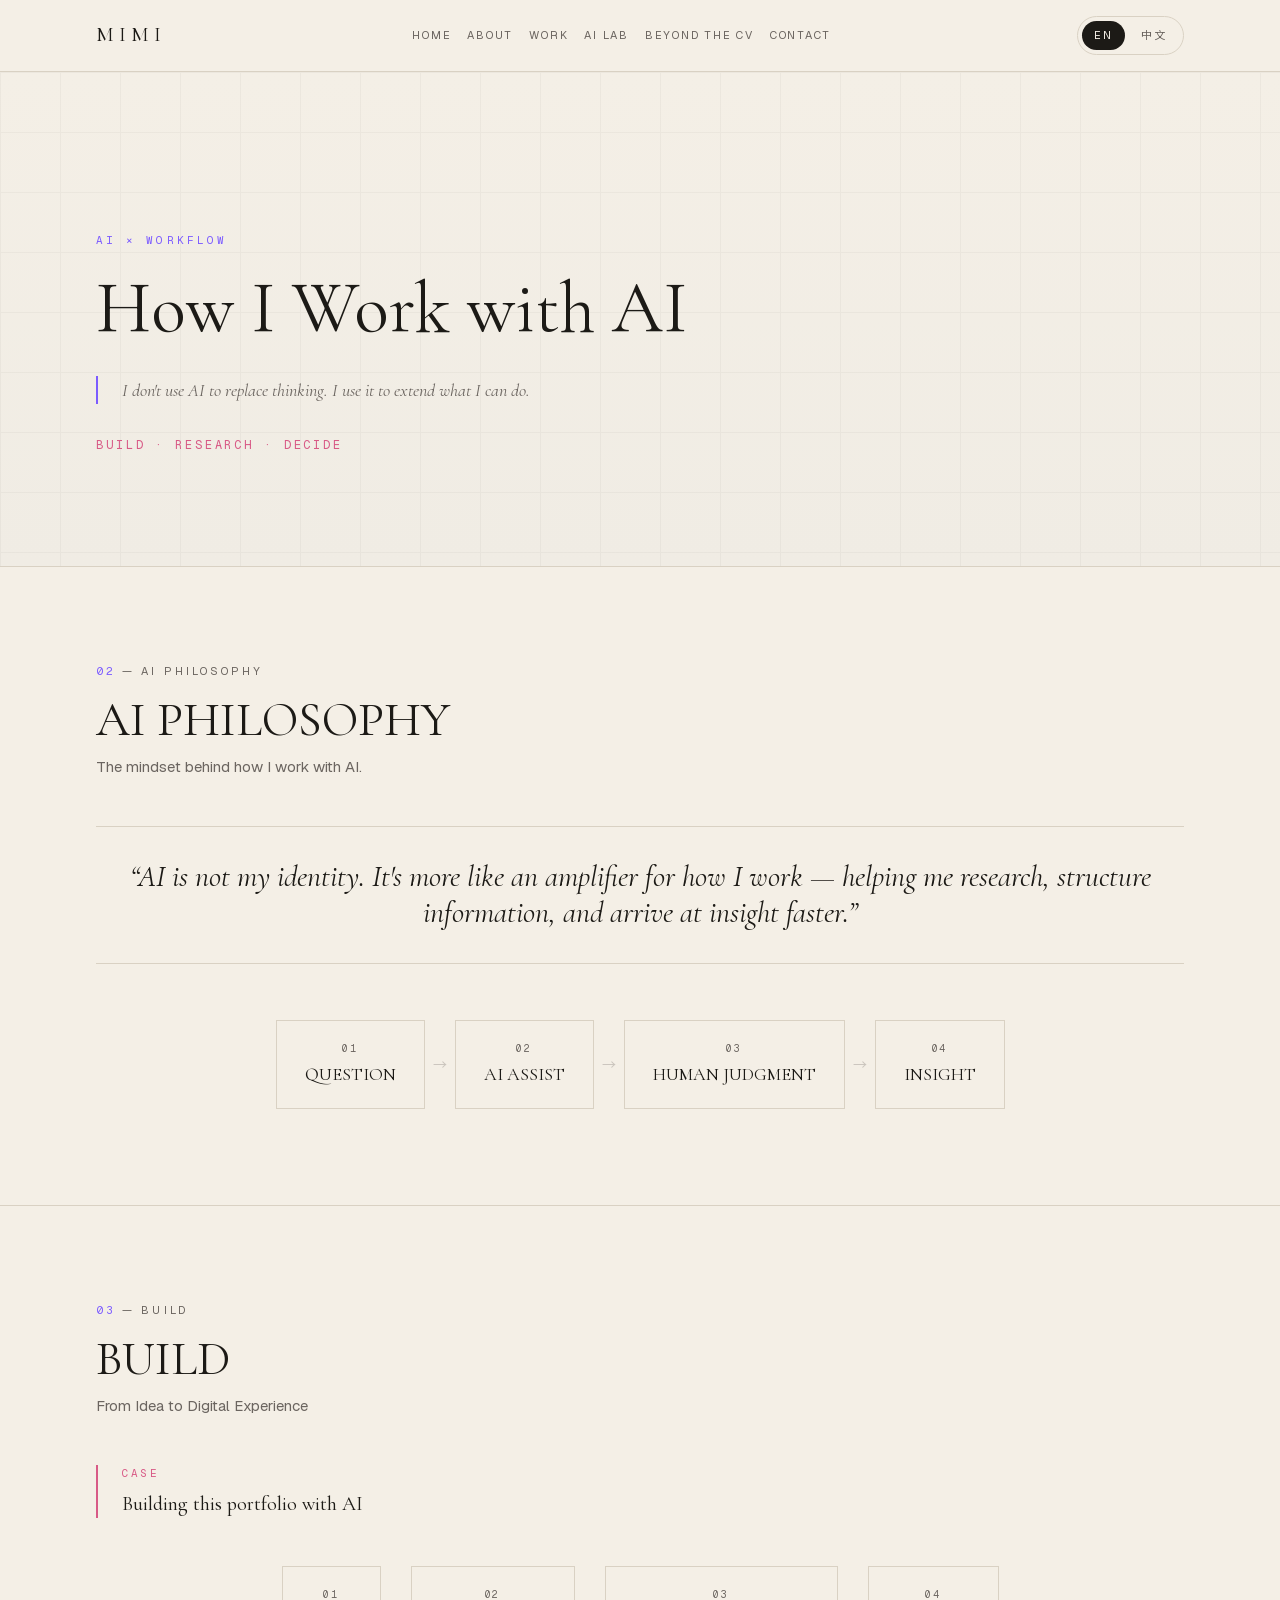
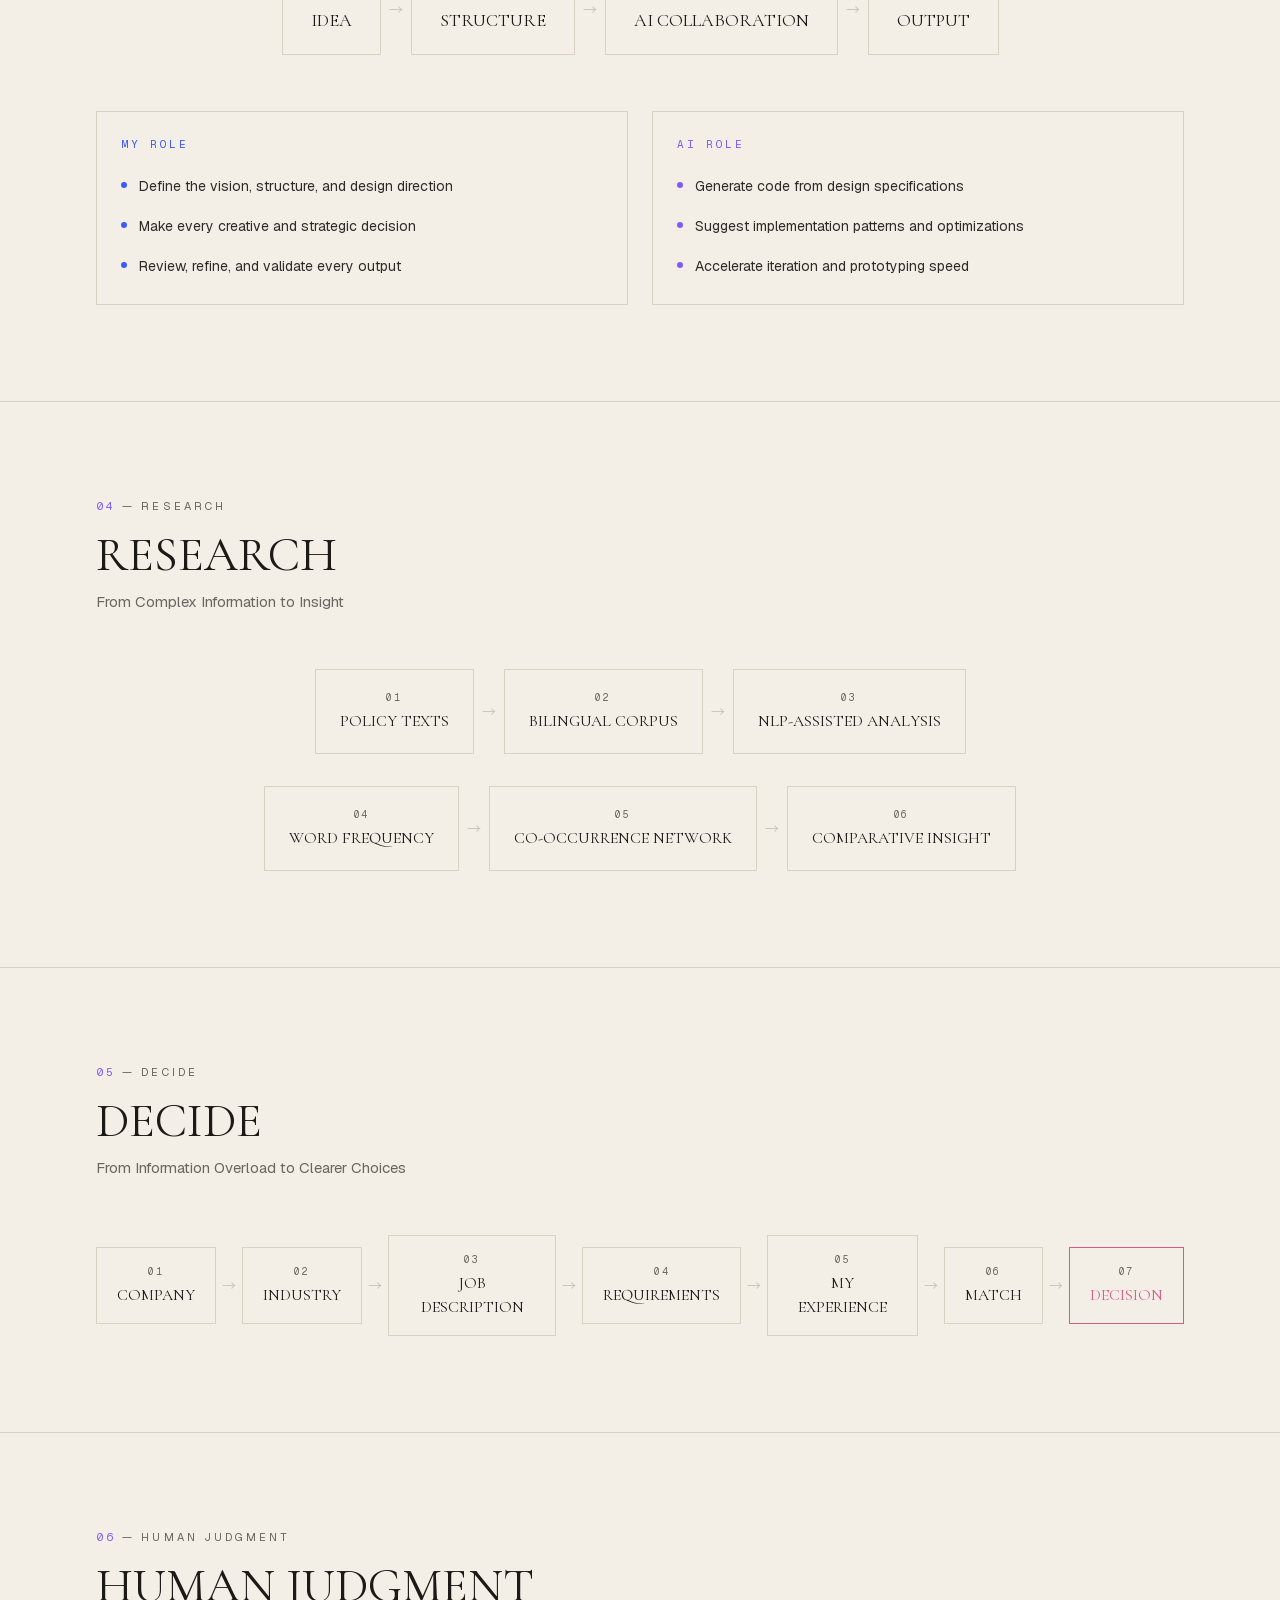
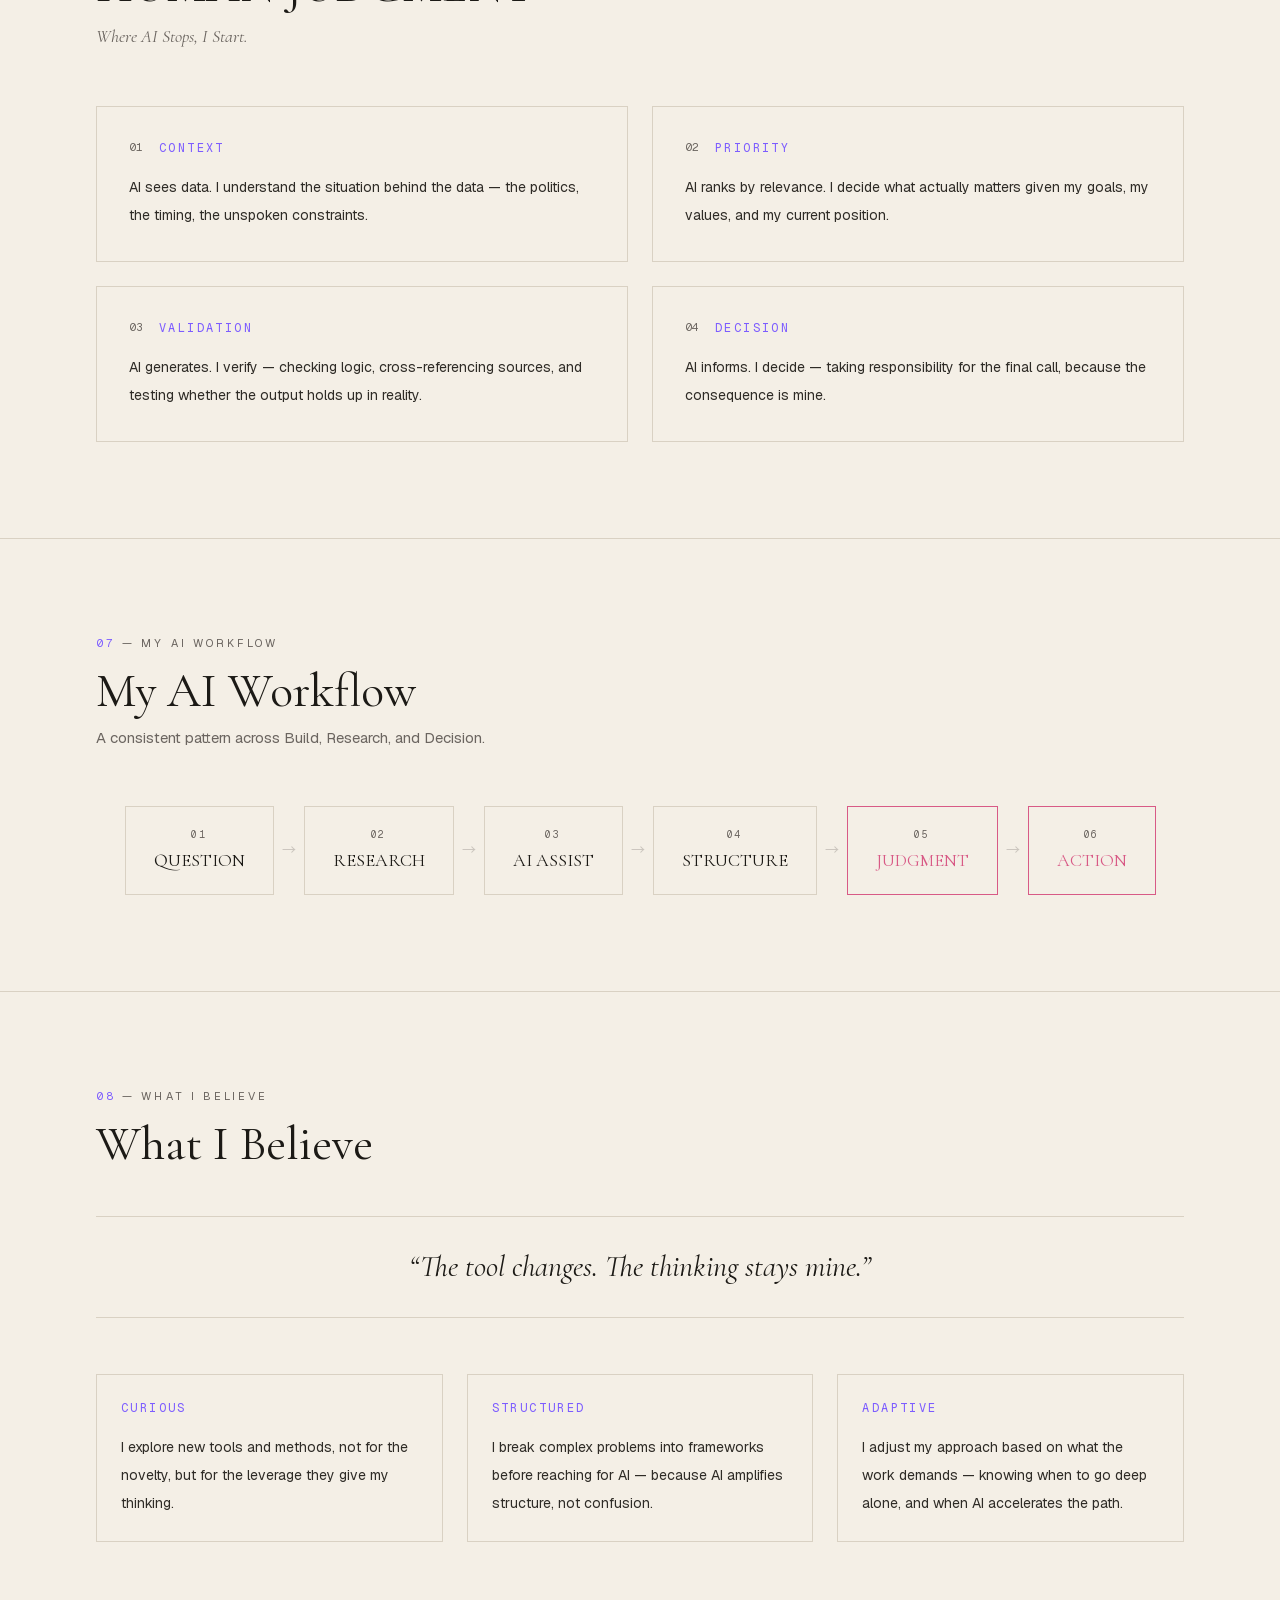
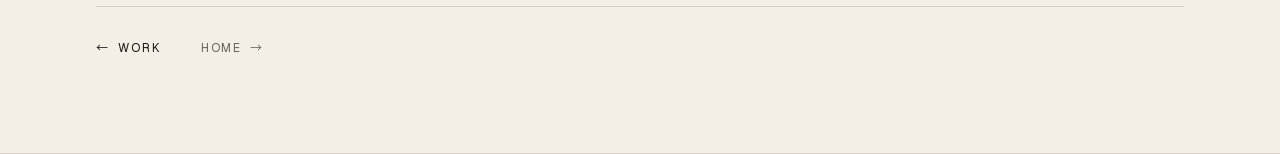
<file: work/ai-workflow.html>
<!DOCTYPE html><html lang="en" class="geist_a71539c9-module__T19VSG__variable geist_mono_8d43a2aa-module__8Li5zG__variable cormorant_garamond_7da28cef-module__Jr4ueW__variable noto_sans_sc_746c06b-module__S4j9jW__variable noto_serif_sc_d6edce8e-module__dW3XDG__variable h-full antialiased"><head><meta charSet="utf-8"/><meta name="viewport" content="width=device-width, initial-scale=1"/><link rel="preload" href="/_next/static/media/01e4147cff8141ee-s.p.3huc2loe0ie8a.woff2" as="font" crossorigin="" type="font/woff2"/><link rel="preload" href="/_next/static/media/797e433ab948586e-s.p.0r6juujl39pe6.woff2" as="font" crossorigin="" type="font/woff2"/><link rel="preload" href="/_next/static/media/8bd76523131fa0fc-s.p.1pvupmngxrt5z.woff2" as="font" crossorigin="" type="font/woff2"/><link rel="preload" href="/_next/static/media/caa3a2e1cccd8315-s.p.0wgildi0cnwt9.woff2" as="font" crossorigin="" type="font/woff2"/><link rel="preload" href="/_next/static/media/f112ed7f0b91582f-s.p.2xkduggpvd1-n.woff2" as="font" crossorigin="" type="font/woff2"/><link rel="preload" href="/_next/static/media/feb57b2dc8f29018-s.p.3qy4m29-cg3o4.woff2" as="font" crossorigin="" type="font/woff2"/><link rel="stylesheet" href="/_next/static/chunks/3ze90i9y0ck18.css" data-precedence="next"/><link rel="stylesheet" href="/_next/static/chunks/1--j7v1qqf_h3.css" data-precedence="next"/><link rel="stylesheet" href="/_next/static/chunks/07vmorw-5jrrl.css" data-precedence="next"/><link rel="stylesheet" href="/_next/static/chunks/1lxwjdqx2180-.css" data-precedence="next"/><link rel="preload" as="script" fetchPriority="low" href="/_next/static/chunks/22emux2du5j43.js"/><script src="/_next/static/chunks/1sc0ef6h9ucfl.js" async=""></script><script src="/_next/static/chunks/2a0jzbrod_qd7.js" async=""></script><script src="/_next/static/chunks/turbopack-081rij8l-awbx.js" async=""></script><script src="/_next/static/chunks/27-pwzew8z8yb.js" async=""></script><script src="/_next/static/chunks/28uv9toitw_cr.js" async=""></script><title>AI × WORKFLOW — How I Work with AI | MIMI</title><meta name="description" content="How I use AI in real Build, Research, and Decision work — not to replace thinking, but to extend what I can do."/><link rel="icon" href="/favicon.ico?favicon.2vob68tjqpejf.ico" sizes="256x256" type="image/x-icon"/><meta name="next-size-adjust" content=""/><script src="/_next/static/chunks/0cz1d0mv5g_q7.js" noModule=""></script></head><body class="min-h-full flex flex-col"><div hidden=""><!--$--><!--/$--></div><header class="sticky top-0 z-50 border-b border-[var(--line)] bg-[var(--ivory)]/90 backdrop-blur-md"><div class="mx-auto flex max-w-6xl items-center justify-between gap-4 px-5 py-4 md:px-8"><a class="font-serif text-xl tracking-[0.28em] text-[var(--ink)]" href="/#top">MIMI</a><nav class="hidden items-center gap-4 xl:flex" aria-label="Primary"><a class="text-[11px] tracking-[0.16em] text-[var(--stone)] uppercase transition-colors hover:text-[var(--ink)]" href="/#top">Home</a><a class="text-[11px] tracking-[0.16em] text-[var(--stone)] uppercase transition-colors hover:text-[var(--ink)]" href="/#journey">About</a><a class="text-[11px] tracking-[0.16em] text-[var(--stone)] uppercase transition-colors hover:text-[var(--ink)]" href="/#work">Work</a><a class="text-[11px] tracking-[0.16em] text-[var(--stone)] uppercase transition-colors hover:text-[var(--ink)]" href="/#ai">AI Lab</a><a class="text-[11px] tracking-[0.16em] text-[var(--stone)] uppercase transition-colors hover:text-[var(--ink)]" href="/#beyond">Beyond the CV</a><a class="text-[11px] tracking-[0.16em] text-[var(--stone)] uppercase transition-colors hover:text-[var(--ink)]" href="/#contact">Contact</a></nav><div class="flex items-center gap-3"><div class="inline-flex items-center gap-1 rounded-full border border-[var(--line)] bg-[var(--ivory)]/80 px-1 py-1 text-[11px] tracking-[0.18em] uppercase" role="group" aria-label="Language"><button type="button" aria-pressed="true" class="rounded-full px-3 py-1.5 transition-colors bg-[var(--ink)] text-[var(--ivory)]">EN</button><button type="button" aria-pressed="false" class="rounded-full px-3 py-1.5 transition-colors text-[var(--stone)] hover:text-[var(--ink)]">中文</button></div><button type="button" class="inline-flex h-10 w-10 items-center justify-center rounded-full border border-[var(--line)] text-[var(--ink)] xl:hidden" aria-expanded="false" aria-controls="mobile-nav"><span class="sr-only">Open menu</span><span aria-hidden="true" class="flex flex-col gap-1.5"><span class="block h-px w-4 bg-current transition-transform "></span><span class="block h-px w-4 bg-current transition-opacity "></span><span class="block h-px w-4 bg-current transition-transform "></span></span></button></div></div></header><main><section class="relative overflow-hidden border-b border-[var(--line)]"><div class="absolute inset-0 bg-[linear-gradient(180deg,var(--ivory)_0%,#f0ece4_100%)]"></div><div class="absolute inset-0 opacity-[0.03]" aria-hidden="true"><div class="h-full w-full" style="background-image:linear-gradient(rgba(28,26,22,1) 1px, transparent 1px), linear-gradient(90deg, rgba(28,26,22,1) 1px, transparent 1px);background-size:60px 60px"></div></div><div class="relative mx-auto max-w-6xl px-5 pt-32 pb-20 md:px-8 md:pt-40 md:pb-28"><p class="font-mono text-[11px] tracking-[0.28em] text-[var(--accent-purple)] uppercase">AI × WORKFLOW</p><h1 class="mt-6 max-w-3xl font-serif text-5xl text-[var(--ink)] md:text-7xl">How I Work with AI</h1><p class="mt-8 max-w-xl border-l-2 border-[var(--accent-purple)] pl-6 font-serif text-lg text-[var(--stone)] italic">I don&#x27;t use AI to replace thinking. I use it to extend what I can do.</p><p class="mt-8 font-mono text-[12px] tracking-[0.24em] text-[var(--accent-pink)] uppercase">BUILD · RESEARCH · DECIDE</p></div></section><section id="philosophy" class="scroll-mt-24 border-b border-[var(--line)]"><div class="mx-auto max-w-6xl px-5 py-16 md:px-8 md:py-24"><p class="text-[11px] tracking-[0.28em] text-[var(--stone)] uppercase"><span class="font-mono text-[var(--accent-purple)]">02</span> — AI Philosophy</p><h2 class="mt-4 max-w-2xl font-serif text-4xl text-[var(--ink)] md:text-5xl">AI PHILOSOPHY</h2><p class="mt-3 text-[15px] text-[var(--stone)]">The mindset behind how I work with AI.</p><div class="mt-12 border-y border-[var(--line)] py-8 text-center"><p class="font-serif text-2xl text-[var(--ink)] italic md:text-3xl">“<!-- -->AI is not my identity. It&#x27;s more like an amplifier for how I work — helping me research, structure information, and arrive at insight faster.<!-- -->”</p></div><div class="mt-14 flex flex-col items-center gap-0 md:flex-row md:justify-center md:gap-0"><div class="flex items-center"><div class="border border-[var(--line)] bg-[var(--ivory)] px-5 py-4 text-center md:px-7 md:py-5"><p class="font-mono text-[10px] tracking-[0.16em] text-[var(--stone)] uppercase">01</p><p class="mt-1 font-serif text-base text-[var(--ink)] md:text-lg">QUESTION</p></div><span aria-hidden="true" class="hidden text-[var(--stone)]/30 md:block md:px-2 md:text-sm">→</span><span aria-hidden="true" class="py-1 text-center text-[var(--stone)]/30 md:hidden">↓</span></div><div class="flex items-center"><div class="border border-[var(--line)] bg-[var(--ivory)] px-5 py-4 text-center md:px-7 md:py-5"><p class="font-mono text-[10px] tracking-[0.16em] text-[var(--stone)] uppercase">02</p><p class="mt-1 font-serif text-base text-[var(--ink)] md:text-lg">AI ASSIST</p></div><span aria-hidden="true" class="hidden text-[var(--stone)]/30 md:block md:px-2 md:text-sm">→</span><span aria-hidden="true" class="py-1 text-center text-[var(--stone)]/30 md:hidden">↓</span></div><div class="flex items-center"><div class="border border-[var(--line)] bg-[var(--ivory)] px-5 py-4 text-center md:px-7 md:py-5"><p class="font-mono text-[10px] tracking-[0.16em] text-[var(--stone)] uppercase">03</p><p class="mt-1 font-serif text-base text-[var(--ink)] md:text-lg">HUMAN JUDGMENT</p></div><span aria-hidden="true" class="hidden text-[var(--stone)]/30 md:block md:px-2 md:text-sm">→</span><span aria-hidden="true" class="py-1 text-center text-[var(--stone)]/30 md:hidden">↓</span></div><div class="flex items-center"><div class="border border-[var(--line)] bg-[var(--ivory)] px-5 py-4 text-center md:px-7 md:py-5"><p class="font-mono text-[10px] tracking-[0.16em] text-[var(--stone)] uppercase">04</p><p class="mt-1 font-serif text-base text-[var(--ink)] md:text-lg">INSIGHT</p></div></div></div></div></section><section id="build" class="scroll-mt-24 border-b border-[var(--line)]"><div class="mx-auto max-w-6xl px-5 py-16 md:px-8 md:py-24"><p class="text-[11px] tracking-[0.28em] text-[var(--stone)] uppercase"><span class="font-mono text-[var(--accent-purple)]">03</span> — Build</p><h2 class="mt-4 max-w-2xl font-serif text-4xl text-[var(--ink)] md:text-5xl">BUILD</h2><p class="mt-3 text-[15px] text-[var(--stone)]">From Idea to Digital Experience</p><div class="mt-12 border-l-2 border-[var(--accent-pink)] pl-6"><p class="font-mono text-[11px] tracking-[0.2em] text-[var(--accent-pink)] uppercase">CASE</p><p class="mt-2 font-serif text-xl text-[var(--ink)]">Building this portfolio with AI</p></div><div class="mt-12 flex flex-col items-center gap-0 md:flex-row md:justify-center md:gap-0"><div class="flex items-center"><div class="border border-[var(--line)] bg-[var(--ivory)] px-5 py-4 text-center md:px-7 md:py-5"><p class="font-mono text-[10px] tracking-[0.16em] text-[var(--stone)] uppercase">01</p><p class="mt-1 font-serif text-base text-[var(--ink)] md:text-lg">IDEA</p></div><span aria-hidden="true" class="hidden text-[var(--stone)]/30 md:block md:px-2 md:text-sm">→</span><span aria-hidden="true" class="py-1 text-center text-[var(--stone)]/30 md:hidden">↓</span></div><div class="flex items-center"><div class="border border-[var(--line)] bg-[var(--ivory)] px-5 py-4 text-center md:px-7 md:py-5"><p class="font-mono text-[10px] tracking-[0.16em] text-[var(--stone)] uppercase">02</p><p class="mt-1 font-serif text-base text-[var(--ink)] md:text-lg">STRUCTURE</p></div><span aria-hidden="true" class="hidden text-[var(--stone)]/30 md:block md:px-2 md:text-sm">→</span><span aria-hidden="true" class="py-1 text-center text-[var(--stone)]/30 md:hidden">↓</span></div><div class="flex items-center"><div class="border border-[var(--line)] bg-[var(--ivory)] px-5 py-4 text-center md:px-7 md:py-5"><p class="font-mono text-[10px] tracking-[0.16em] text-[var(--stone)] uppercase">03</p><p class="mt-1 font-serif text-base text-[var(--ink)] md:text-lg">AI COLLABORATION</p></div><span aria-hidden="true" class="hidden text-[var(--stone)]/30 md:block md:px-2 md:text-sm">→</span><span aria-hidden="true" class="py-1 text-center text-[var(--stone)]/30 md:hidden">↓</span></div><div class="flex items-center"><div class="border border-[var(--line)] bg-[var(--ivory)] px-5 py-4 text-center md:px-7 md:py-5"><p class="font-mono text-[10px] tracking-[0.16em] text-[var(--stone)] uppercase">04</p><p class="mt-1 font-serif text-base text-[var(--ink)] md:text-lg">OUTPUT</p></div></div></div><div class="mt-14 grid gap-6 md:grid-cols-2"><div class="border border-[var(--line)] bg-[var(--ivory)] p-6"><p class="font-mono text-[11px] tracking-[0.24em] text-[var(--accent-blue)] uppercase">MY ROLE</p><ul class="mt-5 space-y-3"><li class="flex items-start gap-3 text-[14px] leading-7 text-[var(--charcoal)]"><span class="mt-2.5 h-1.5 w-1.5 shrink-0 rounded-full bg-[var(--accent-blue)]"></span>Define the vision, structure, and design direction</li><li class="flex items-start gap-3 text-[14px] leading-7 text-[var(--charcoal)]"><span class="mt-2.5 h-1.5 w-1.5 shrink-0 rounded-full bg-[var(--accent-blue)]"></span>Make every creative and strategic decision</li><li class="flex items-start gap-3 text-[14px] leading-7 text-[var(--charcoal)]"><span class="mt-2.5 h-1.5 w-1.5 shrink-0 rounded-full bg-[var(--accent-blue)]"></span>Review, refine, and validate every output</li></ul></div><div class="border border-[var(--line)] bg-[var(--ivory)] p-6"><p class="font-mono text-[11px] tracking-[0.24em] text-[var(--accent-purple)] uppercase">AI ROLE</p><ul class="mt-5 space-y-3"><li class="flex items-start gap-3 text-[14px] leading-7 text-[var(--charcoal)]"><span class="mt-2.5 h-1.5 w-1.5 shrink-0 rounded-full bg-[var(--accent-purple)]"></span>Generate code from design specifications</li><li class="flex items-start gap-3 text-[14px] leading-7 text-[var(--charcoal)]"><span class="mt-2.5 h-1.5 w-1.5 shrink-0 rounded-full bg-[var(--accent-purple)]"></span>Suggest implementation patterns and optimizations</li><li class="flex items-start gap-3 text-[14px] leading-7 text-[var(--charcoal)]"><span class="mt-2.5 h-1.5 w-1.5 shrink-0 rounded-full bg-[var(--accent-purple)]"></span>Accelerate iteration and prototyping speed</li></ul></div></div></div></section><section id="research" class="scroll-mt-24 border-b border-[var(--line)]"><div class="mx-auto max-w-6xl px-5 py-16 md:px-8 md:py-24"><p class="text-[11px] tracking-[0.28em] text-[var(--stone)] uppercase"><span class="font-mono text-[var(--accent-purple)]">04</span> — Research</p><h2 class="mt-4 max-w-2xl font-serif text-4xl text-[var(--ink)] md:text-5xl">RESEARCH</h2><p class="mt-3 text-[15px] text-[var(--stone)]">From Complex Information to Insight</p><div class="mt-14"><div class="flex flex-col items-center gap-0 md:flex-row md:justify-center md:gap-0"><div class="flex items-center"><div class="border border-[var(--line)] bg-[var(--ivory)] px-5 py-4 text-center md:px-6 md:py-5"><p class="font-mono text-[10px] tracking-[0.16em] text-[var(--stone)] uppercase">01</p><p class="mt-1 font-serif text-[15px] text-[var(--ink)] md:text-base">POLICY TEXTS</p></div><span aria-hidden="true" class="hidden text-[var(--stone)]/30 md:block md:px-2 md:text-sm">→</span><span aria-hidden="true" class="py-1 text-center text-[var(--stone)]/30 md:hidden">↓</span></div><div class="flex items-center"><div class="border border-[var(--line)] bg-[var(--ivory)] px-5 py-4 text-center md:px-6 md:py-5"><p class="font-mono text-[10px] tracking-[0.16em] text-[var(--stone)] uppercase">02</p><p class="mt-1 font-serif text-[15px] text-[var(--ink)] md:text-base">BILINGUAL CORPUS</p></div><span aria-hidden="true" class="hidden text-[var(--stone)]/30 md:block md:px-2 md:text-sm">→</span><span aria-hidden="true" class="py-1 text-center text-[var(--stone)]/30 md:hidden">↓</span></div><div class="flex items-center"><div class="border border-[var(--line)] bg-[var(--ivory)] px-5 py-4 text-center md:px-6 md:py-5"><p class="font-mono text-[10px] tracking-[0.16em] text-[var(--stone)] uppercase">03</p><p class="mt-1 font-serif text-[15px] text-[var(--ink)] md:text-base">NLP-ASSISTED ANALYSIS</p></div></div></div><div class="flex justify-center py-4"><span aria-hidden="true" class="text-[var(--stone)]/30 md:hidden md:px-2 md:text-sm">↓</span></div><div class="flex flex-col items-center gap-0 md:flex-row md:justify-center md:gap-0"><div class="flex items-center"><div class="border border-[var(--line)] bg-[var(--ivory)] px-5 py-4 text-center md:px-6 md:py-5"><p class="font-mono text-[10px] tracking-[0.16em] text-[var(--stone)] uppercase">04</p><p class="mt-1 font-serif text-[15px] text-[var(--ink)] md:text-base">WORD FREQUENCY</p></div><span aria-hidden="true" class="hidden text-[var(--stone)]/30 md:block md:px-2 md:text-sm">→</span><span aria-hidden="true" class="py-1 text-center text-[var(--stone)]/30 md:hidden">↓</span></div><div class="flex items-center"><div class="border border-[var(--line)] bg-[var(--ivory)] px-5 py-4 text-center md:px-6 md:py-5"><p class="font-mono text-[10px] tracking-[0.16em] text-[var(--stone)] uppercase">05</p><p class="mt-1 font-serif text-[15px] text-[var(--ink)] md:text-base">CO-OCCURRENCE NETWORK</p></div><span aria-hidden="true" class="hidden text-[var(--stone)]/30 md:block md:px-2 md:text-sm">→</span><span aria-hidden="true" class="py-1 text-center text-[var(--stone)]/30 md:hidden">↓</span></div><div class="flex items-center"><div class="border border-[var(--line)] bg-[var(--ivory)] px-5 py-4 text-center md:px-6 md:py-5"><p class="font-mono text-[10px] tracking-[0.16em] text-[var(--stone)] uppercase">06</p><p class="mt-1 font-serif text-[15px] text-[var(--ink)] md:text-base">COMPARATIVE INSIGHT</p></div></div></div></div></div></section><section id="decide" class="scroll-mt-24 border-b border-[var(--line)]"><div class="mx-auto max-w-6xl px-5 py-16 md:px-8 md:py-24"><p class="text-[11px] tracking-[0.28em] text-[var(--stone)] uppercase"><span class="font-mono text-[var(--accent-purple)]">05</span> — Decide</p><h2 class="mt-4 max-w-2xl font-serif text-4xl text-[var(--ink)] md:text-5xl">DECIDE</h2><p class="mt-3 text-[15px] text-[var(--stone)]">From Information Overload to Clearer Choices</p><div class="mt-14 flex flex-col items-center gap-0 md:flex-row md:justify-center md:gap-0"><div class="flex items-center"><div class="border bg-[var(--ivory)] px-4 py-3 text-center md:px-5 md:py-4 border-[var(--line)]"><p class="font-mono text-[10px] tracking-[0.16em] text-[var(--stone)] uppercase">01</p><p class="mt-1 font-serif text-sm md:text-base text-[var(--ink)]">COMPANY</p></div><span aria-hidden="true" class="hidden text-[var(--stone)]/30 md:block md:px-1.5 md:text-sm">→</span><span aria-hidden="true" class="py-1 text-center text-[var(--stone)]/30 md:hidden">↓</span></div><div class="flex items-center"><div class="border bg-[var(--ivory)] px-4 py-3 text-center md:px-5 md:py-4 border-[var(--line)]"><p class="font-mono text-[10px] tracking-[0.16em] text-[var(--stone)] uppercase">02</p><p class="mt-1 font-serif text-sm md:text-base text-[var(--ink)]">INDUSTRY</p></div><span aria-hidden="true" class="hidden text-[var(--stone)]/30 md:block md:px-1.5 md:text-sm">→</span><span aria-hidden="true" class="py-1 text-center text-[var(--stone)]/30 md:hidden">↓</span></div><div class="flex items-center"><div class="border bg-[var(--ivory)] px-4 py-3 text-center md:px-5 md:py-4 border-[var(--line)]"><p class="font-mono text-[10px] tracking-[0.16em] text-[var(--stone)] uppercase">03</p><p class="mt-1 font-serif text-sm md:text-base text-[var(--ink)]">JOB DESCRIPTION</p></div><span aria-hidden="true" class="hidden text-[var(--stone)]/30 md:block md:px-1.5 md:text-sm">→</span><span aria-hidden="true" class="py-1 text-center text-[var(--stone)]/30 md:hidden">↓</span></div><div class="flex items-center"><div class="border bg-[var(--ivory)] px-4 py-3 text-center md:px-5 md:py-4 border-[var(--line)]"><p class="font-mono text-[10px] tracking-[0.16em] text-[var(--stone)] uppercase">04</p><p class="mt-1 font-serif text-sm md:text-base text-[var(--ink)]">REQUIREMENTS</p></div><span aria-hidden="true" class="hidden text-[var(--stone)]/30 md:block md:px-1.5 md:text-sm">→</span><span aria-hidden="true" class="py-1 text-center text-[var(--stone)]/30 md:hidden">↓</span></div><div class="flex items-center"><div class="border bg-[var(--ivory)] px-4 py-3 text-center md:px-5 md:py-4 border-[var(--line)]"><p class="font-mono text-[10px] tracking-[0.16em] text-[var(--stone)] uppercase">05</p><p class="mt-1 font-serif text-sm md:text-base text-[var(--ink)]">MY EXPERIENCE</p></div><span aria-hidden="true" class="hidden text-[var(--stone)]/30 md:block md:px-1.5 md:text-sm">→</span><span aria-hidden="true" class="py-1 text-center text-[var(--stone)]/30 md:hidden">↓</span></div><div class="flex items-center"><div class="border bg-[var(--ivory)] px-4 py-3 text-center md:px-5 md:py-4 border-[var(--line)]"><p class="font-mono text-[10px] tracking-[0.16em] text-[var(--stone)] uppercase">06</p><p class="mt-1 font-serif text-sm md:text-base text-[var(--ink)]">MATCH</p></div><span aria-hidden="true" class="hidden text-[var(--stone)]/30 md:block md:px-1.5 md:text-sm">→</span><span aria-hidden="true" class="py-1 text-center text-[var(--stone)]/30 md:hidden">↓</span></div><div class="flex items-center"><div class="border bg-[var(--ivory)] px-4 py-3 text-center md:px-5 md:py-4 border-[var(--accent-pink)]"><p class="font-mono text-[10px] tracking-[0.16em] text-[var(--stone)] uppercase">07</p><p class="mt-1 font-serif text-sm md:text-base text-[var(--accent-pink)]">DECISION</p></div></div></div></div></section><section id="human-judgment" class="scroll-mt-24 border-b border-[var(--line)]"><div class="mx-auto max-w-6xl px-5 py-16 md:px-8 md:py-24"><p class="text-[11px] tracking-[0.28em] text-[var(--stone)] uppercase"><span class="font-mono text-[var(--accent-purple)]">06</span> — Human Judgment</p><h2 class="mt-4 max-w-2xl font-serif text-4xl text-[var(--ink)] md:text-5xl">HUMAN JUDGMENT</h2><p class="mt-3 font-serif text-lg text-[var(--stone)] italic">Where AI Stops, I Start.</p><div class="mt-14 grid gap-6 md:grid-cols-2"><div class="border border-[var(--line)] bg-[var(--ivory)] p-6 md:p-8"><div class="flex items-center gap-4"><span class="font-mono text-[11px] text-[var(--stone)]">01</span><p class="font-mono text-[12px] tracking-[0.2em] text-[var(--accent-purple)] uppercase">CONTEXT</p></div><p class="mt-4 text-[14px] leading-7 text-[var(--charcoal)]">AI sees data. I understand the situation behind the data — the politics, the timing, the unspoken constraints.</p></div><div class="border border-[var(--line)] bg-[var(--ivory)] p-6 md:p-8"><div class="flex items-center gap-4"><span class="font-mono text-[11px] text-[var(--stone)]">02</span><p class="font-mono text-[12px] tracking-[0.2em] text-[var(--accent-purple)] uppercase">PRIORITY</p></div><p class="mt-4 text-[14px] leading-7 text-[var(--charcoal)]">AI ranks by relevance. I decide what actually matters given my goals, my values, and my current position.</p></div><div class="border border-[var(--line)] bg-[var(--ivory)] p-6 md:p-8"><div class="flex items-center gap-4"><span class="font-mono text-[11px] text-[var(--stone)]">03</span><p class="font-mono text-[12px] tracking-[0.2em] text-[var(--accent-purple)] uppercase">VALIDATION</p></div><p class="mt-4 text-[14px] leading-7 text-[var(--charcoal)]">AI generates. I verify — checking logic, cross-referencing sources, and testing whether the output holds up in reality.</p></div><div class="border border-[var(--line)] bg-[var(--ivory)] p-6 md:p-8"><div class="flex items-center gap-4"><span class="font-mono text-[11px] text-[var(--stone)]">04</span><p class="font-mono text-[12px] tracking-[0.2em] text-[var(--accent-purple)] uppercase">DECISION</p></div><p class="mt-4 text-[14px] leading-7 text-[var(--charcoal)]">AI informs. I decide — taking responsibility for the final call, because the consequence is mine.</p></div></div></div></section><section id="workflow" class="scroll-mt-24 border-b border-[var(--line)]"><div class="mx-auto max-w-6xl px-5 py-16 md:px-8 md:py-24"><p class="text-[11px] tracking-[0.28em] text-[var(--stone)] uppercase"><span class="font-mono text-[var(--accent-purple)]">07</span> — My AI Workflow</p><h2 class="mt-4 max-w-2xl font-serif text-4xl text-[var(--ink)] md:text-5xl">My AI Workflow</h2><p class="mt-3 text-[15px] text-[var(--stone)]">A consistent pattern across Build, Research, and Decision.</p><div class="mt-14 flex flex-col items-center gap-0 md:flex-row md:justify-center md:gap-0"><div class="flex items-center"><div class="border px-5 py-4 text-center md:px-7 md:py-5 border-[var(--line)] bg-[var(--ivory)]"><p class="font-mono text-[10px] tracking-[0.16em] text-[var(--stone)] uppercase">01</p><p class="mt-1 font-serif text-base md:text-lg text-[var(--ink)]">QUESTION</p></div><span aria-hidden="true" class="hidden text-[var(--stone)]/30 md:block md:px-2 md:text-sm">→</span><span aria-hidden="true" class="py-1 text-center text-[var(--stone)]/30 md:hidden">↓</span></div><div class="flex items-center"><div class="border px-5 py-4 text-center md:px-7 md:py-5 border-[var(--line)] bg-[var(--ivory)]"><p class="font-mono text-[10px] tracking-[0.16em] text-[var(--stone)] uppercase">02</p><p class="mt-1 font-serif text-base md:text-lg text-[var(--ink)]">RESEARCH</p></div><span aria-hidden="true" class="hidden text-[var(--stone)]/30 md:block md:px-2 md:text-sm">→</span><span aria-hidden="true" class="py-1 text-center text-[var(--stone)]/30 md:hidden">↓</span></div><div class="flex items-center"><div class="border px-5 py-4 text-center md:px-7 md:py-5 border-[var(--line)] bg-[var(--ivory)]"><p class="font-mono text-[10px] tracking-[0.16em] text-[var(--stone)] uppercase">03</p><p class="mt-1 font-serif text-base md:text-lg text-[var(--ink)]">AI ASSIST</p></div><span aria-hidden="true" class="hidden text-[var(--stone)]/30 md:block md:px-2 md:text-sm">→</span><span aria-hidden="true" class="py-1 text-center text-[var(--stone)]/30 md:hidden">↓</span></div><div class="flex items-center"><div class="border px-5 py-4 text-center md:px-7 md:py-5 border-[var(--line)] bg-[var(--ivory)]"><p class="font-mono text-[10px] tracking-[0.16em] text-[var(--stone)] uppercase">04</p><p class="mt-1 font-serif text-base md:text-lg text-[var(--ink)]">STRUCTURE</p></div><span aria-hidden="true" class="hidden text-[var(--stone)]/30 md:block md:px-2 md:text-sm">→</span><span aria-hidden="true" class="py-1 text-center text-[var(--stone)]/30 md:hidden">↓</span></div><div class="flex items-center"><div class="border px-5 py-4 text-center md:px-7 md:py-5 border-[var(--accent-pink)] bg-[var(--ivory)]"><p class="font-mono text-[10px] tracking-[0.16em] text-[var(--stone)] uppercase">05</p><p class="mt-1 font-serif text-base md:text-lg text-[var(--accent-pink)]">JUDGMENT</p></div><span aria-hidden="true" class="hidden text-[var(--stone)]/30 md:block md:px-2 md:text-sm">→</span><span aria-hidden="true" class="py-1 text-center text-[var(--stone)]/30 md:hidden">↓</span></div><div class="flex items-center"><div class="border px-5 py-4 text-center md:px-7 md:py-5 border-[var(--accent-pink)] bg-[var(--ivory)]"><p class="font-mono text-[10px] tracking-[0.16em] text-[var(--stone)] uppercase">06</p><p class="mt-1 font-serif text-base md:text-lg text-[var(--accent-pink)]">ACTION</p></div></div></div></div></section><section id="belief" class="scroll-mt-24 border-b border-[var(--line)]"><div class="mx-auto max-w-6xl px-5 py-16 md:px-8 md:py-24"><p class="text-[11px] tracking-[0.28em] text-[var(--stone)] uppercase"><span class="font-mono text-[var(--accent-purple)]">08</span> — What I Believe</p><h2 class="mt-4 max-w-2xl font-serif text-4xl text-[var(--ink)] md:text-5xl">What I Believe</h2><div class="mt-12 border-y border-[var(--line)] py-8 text-center"><p class="font-serif text-2xl text-[var(--ink)] italic md:text-3xl">“<!-- -->The tool changes. The thinking stays mine.<!-- -->”</p></div><div class="mt-14 grid gap-6 md:grid-cols-3"><div class="border border-[var(--line)] bg-[var(--ivory)] p-6"><p class="font-mono text-[12px] tracking-[0.2em] text-[var(--accent-purple)] uppercase">CURIOUS</p><p class="mt-4 text-[14px] leading-7 text-[var(--charcoal)]">I explore new tools and methods, not for the novelty, but for the leverage they give my thinking.</p></div><div class="border border-[var(--line)] bg-[var(--ivory)] p-6"><p class="font-mono text-[12px] tracking-[0.2em] text-[var(--accent-purple)] uppercase">STRUCTURED</p><p class="mt-4 text-[14px] leading-7 text-[var(--charcoal)]">I break complex problems into frameworks before reaching for AI — because AI amplifies structure, not confusion.</p></div><div class="border border-[var(--line)] bg-[var(--ivory)] p-6"><p class="font-mono text-[12px] tracking-[0.2em] text-[var(--accent-purple)] uppercase">ADAPTIVE</p><p class="mt-4 text-[14px] leading-7 text-[var(--charcoal)]">I adjust my approach based on what the work demands — knowing when to go deep alone, and when AI accelerates the path.</p></div></div><div class="mt-16 flex flex-wrap items-center gap-x-10 gap-y-4 border-t border-[var(--line)] pt-8"><a class="group inline-flex items-center gap-2 text-[12px] tracking-[0.16em] text-[var(--ink)] uppercase" href="/#work"><span class="transition-transform group-hover:-translate-x-1">←</span>Work</a><a class="group inline-flex items-center gap-2 text-[12px] tracking-[0.16em] text-[var(--stone)] uppercase transition-colors hover:text-[var(--ink)]" href="/#top">Home<span class="transition-transform group-hover:translate-x-1">→</span></a></div></div></section></main><!--$--><!--/$--><script src="/_next/static/chunks/22emux2du5j43.js" id="_R_" async=""></script><script>(self.__next_f=self.__next_f||[]).push([0])</script><script>self.__next_f.push([1,"1:\"$Sreact.fragment\"\n2:I[96923,[\"/_next/static/chunks/27-pwzew8z8yb.js\"],\"Providers\"]\n3:I[39756,[\"/_next/static/chunks/27-pwzew8z8yb.js\"],\"default\"]\n4:I[37457,[\"/_next/static/chunks/27-pwzew8z8yb.js\"],\"default\"]\n5:I[60427,[\"/_next/static/chunks/27-pwzew8z8yb.js\",\"/_next/static/chunks/28uv9toitw_cr.js\"],\"AiWorkflowPage\"]\n6:I[97367,[\"/_next/static/chunks/27-pwzew8z8yb.js\"],\"OutletBoundary\"]\n7:\"$Sreact.suspense\"\na:I[97367,[\"/_next/static/chunks/27-pwzew8z8yb.js\"],\"ViewportBoundary\"]\nc:I[97367,[\"/_next/static/chunks/27-pwzew8z8yb.js\"],\"MetadataBoundary\"]\ne:I[68027,[\"/_next/static/chunks/27-pwzew8z8yb.js\"],\"default\",1]\n:HL[\"/_next/static/chunks/3ze90i9y0ck18.css\",\"style\"]\n:HL[\"/_next/static/chunks/1--j7v1qqf_h3.css\",\"style\"]\n:HL[\"/_next/static/chunks/07vmorw-5jrrl.css\",\"style\"]\n:HL[\"/_next/static/chunks/1lxwjdqx2180-.css\",\"style\"]\n:HL[\"/_next/static/media/01e4147cff8141ee-s.p.3huc2loe0ie8a.woff2\",\"font\",{\"crossOrigin\":\"\",\"type\":\"font/woff2\"}]\n:HL[\"/_next/static/media/797e433ab948586e-s.p.0r6juujl39pe6.woff2\",\"font\",{\"crossOrigin\":\"\",\"type\":\"font/woff2\"}]\n:HL[\"/_next/static/media/8bd76523131fa0fc-s.p.1pvupmngxrt5z.woff2\",\"font\",{\"crossOrigin\":\"\",\"type\":\"font/woff2\"}]\n:HL[\"/_next/static/media/caa3a2e1cccd8315-s.p.0wgildi0cnwt9.woff2\",\"font\",{\"crossOrigin\":\"\",\"type\":\"font/woff2\"}]\n:HL[\"/_next/static/media/f112ed7f0b91582f-s.p.2xkduggpvd1-n.woff2\",\"font\",{\"crossOrigin\":\"\",\"type\":\"font/woff2\"}]\n:HL[\"/_next/static/media/feb57b2dc8f29018-s.p.3qy4m29-cg3o4.woff2\",\"font\",{\"crossOrigin\":\"\",\"type\":\"font/woff2\"}]\n9:X\n0:{\"P\":null,\"c\":[\"\",\"work\",\"ai-workflow\"],\"q\":\"\",\"i\":false,\"f\":[[[\"\",{\"children\":[\"work\",{\"children\":[\"ai-workflow\",{\"children\":[\"__PAGE__\",{},\"$undefined\",\"$undefined\",4608]},\"$undefined\",\"$undefined\",4608]},\"$undefined\",\"$undefined\",4608]},\"$undefined\",\"$undefined\",4624],[[\"$\",\"$1\",\"c\",{\"children\":[[[\"$\",\"link\",\"0\",{\"rel\":\"stylesheet\",\"href\":\"/_next/static/chunks/3ze90i9y0ck18.css\",\"precedence\":\"next\",\"crossOrigin\":\"$undefined\",\"nonce\":\"$undefined\"}],[\"$\",\"link\",\"1\",{\"rel\":\"stylesheet\",\"href\":\"/_next/static/chunks/1--j7v1qqf_h3.css\",\"precedence\":\"next\",\"crossOrigin\":\"$undefined\",\"nonce\":\"$undefined\"}],[\"$\",\"link\",\"2\",{\"rel\":\"stylesheet\",\"href\":\"/_next/static/chunks/07vmorw-5jrrl.css\",\"precedence\":\"next\",\"crossOrigin\":\"$undefined\",\"nonce\":\"$undefined\"}],[\"$\",\"link\",\"3\",{\"rel\":\"stylesheet\",\"href\":\"/_next/static/chunks/1lxwjdqx2180-.css\",\"precedence\":\"next\",\"crossOrigin\":\"$undefined\",\"nonce\":\"$undefined\"}],[\"$\",\"script\",\"script-0\",{\"src\":\"/_next/static/chunks/27-pwzew8z8yb.js\",\"async\":true,\"nonce\":\"$undefined\"}]],[\"$\",\"html\",null,{\"lang\":\"en\",\"className\":\"geist_a71539c9-module__T19VSG__variable geist_mono_8d43a2aa-module__8Li5zG__variable cormorant_garamond_7da28cef-module__Jr4ueW__variable noto_sans_sc_746c06b-module__S4j9jW__variable noto_serif_sc_d6edce8e-module__dW3XDG__variable h-full antialiased\",\"children\":[\"$\",\"body\",null,{\"className\":\"min-h-full flex flex-col\",\"children\":[\"$\",\"$L2\",null,{\"children\":[\"$\",\"$L3\",null,{\"parallelRouterKey\":\"children\",\"error\":\"$undefined\",\"errorStyles\":\"$undefined\",\"errorScripts\":\"$undefined\",\"template\":[\"$\",\"$L4\",null,{}],\"templateStyles\":\"$undefined\",\"templateScripts\":\"$undefined\",\"notFound\":[[[\"$\",\"title\",null,{\"children\":\"404: This page could not be found.\"}],[\"$\",\"div\",null,{\"style\":{\"fontFamily\":\"system-ui,\\\"Segoe UI\\\",Roboto,Helvetica,Arial,sans-serif,\\\"Apple Color Emoji\\\",\\\"Segoe UI Emoji\\\"\",\"height\":\"100vh\",\"textAlign\":\"center\",\"display\":\"flex\",\"flexDirection\":\"column\",\"alignItems\":\"center\",\"justifyContent\":\"center\"},\"children\":[\"$\",\"div\",null,{\"children\":[[\"$\",\"style\",null,{\"dangerouslySetInnerHTML\":{\"__html\":\"body{color:#000;background:#fff;margin:0}.next-error-h1{border-right:1px solid rgba(0,0,0,.3)}@media (prefers-color-scheme:dark){body{color:#fff;background:#000}.next-error-h1{border-right:1px solid rgba(255,255,255,.3)}}\"}}],[\"$\",\"h1\",null,{\"className\":\"next-error-h1\",\"style\":{\"display\":\"inline-block\",\"margin\":\"0 20px 0 0\",\"padding\":\"0 23px 0 0\",\"fontSize\":24,\"fontWeight\":500,\"verticalAlign\":\"top\",\"lineHeight\":\"49px\"},\"children\":404}],[\"$\",\"div\",null,{\"style\":{\"display\":\"inline-block\"},\"children\":[\"$\",\"h2\",null,{\"style\":{\"fontSize\":14,\"fontWeight\":400,\"lineHeight\":\"49px\",\"margin\":0},\"children\":\"This page could not be found.\"}]}]]}]}]],[]],\"forbidden\":\"$undefined\",\"unauthorized\":\"$undefined\"}]}]}]}]]}],{\"children\":[[\"$\",\"$1\",\"c\",{\"children\":[null,[\"$\",\"$L3\",null,{\"parallelRouterKey\":\"children\",\"error\":\"$undefined\",\"errorStyles\":\"$undefined\",\"errorScripts\":\"$undefined\",\"template\":[\"$\",\"$L4\",null,{}],\"templateStyles\":\"$undefined\",\"templateScripts\":\"$undefined\",\"notFound\":\"$undefined\",\"forbidden\":\"$undefined\",\"unauthorized\":\"$undefined\"}]]}],{\"children\":[[\"$\",\"$1\",\"c\",{\"children\":[null,[\"$\",\"$L3\",null,{\"parallelRouterKey\":\"children\",\"error\":\"$undefined\",\"errorStyles\":\"$undefined\",\"errorScripts\":\"$undefined\",\"template\":[\"$\",\"$L4\",null,{}],\"templateStyles\":\"$undefined\",\"templateScripts\":\"$undefined\",\"notFound\":\"$undefined\",\"forbidden\":\"$undefined\",\"unauthorized\":\"$undefined\"}]]}],{\"children\":[[\"$\",\"$1\",\"c\",{\"children\":[[\"$\",\"$L5\",null,{}],[[\"$\",\"script\",\"script-0\",{\"src\":\"/_next/static/chunks/28uv9toitw_cr.js\",\"async\":true,\"nonce\":\"$undefined\"}]],[\"$\",\"$L6\",null,{\"children\":[\"$\",\"$7\",null,{\"name\":\"Next.MetadataOutlet\",\"children\":\"$@8\"}]}]]}],{},null,false,null]},null,false,\"$9\"]},null,false,\"$9\"]},null,false,null],[\"$\",\"$1\",\"h\",{\"children\":[null,[\"$\",\"$La\",null,{\"children\":\"$Lb\"}],[\"$\",\"div\",null,{\"hidden\":true,\"children\":[\"$\",\"$Lc\",null,{\"children\":[\"$\",\"$7\",null,{\"name\":\"Next.Metadata\",\"children\":\"$Ld\"}]}]}],[\"$\",\"meta\",null,{\"name\":\"next-size-adjust\",\"content\":\"\"}]]}],false]],\"m\":\"$undefined\",\"G\":[\"$e\",[[\"$\",\"link\",\"0\",{\"rel\":\"stylesheet\",\"href\":\"/_next/static/chunks/3ze90i9y0ck18.css\",\"precedence\":\"next\",\"crossOrigin\":\"$undefined\",\"nonce\":\"$undefined\"}],[\"$\",\"link\",\"1\",{\"rel\":\"stylesheet\",\"href\":\"/_next/static/chunks/1--j7v1qqf_h3.css\",\"precedence\":\"next\",\"crossOrigin\":\"$undefined\",\"nonce\":\"$undefined\"}],[\"$\",\"link\",\"2\",{\"rel\":\"stylesheet\",\"href\":\"/_next/static/chunks/07vmorw-5jrrl.css\",\"precedence\":\"next\",\"crossOrigin\":\"$undefined\",\"nonce\":\"$undefined\"}],[\"$\",\"link\",\"3\",{\"rel\":\"stylesheet\",\"href\":\"/_next/static/chunks/1lxwjdqx2180-.css\",\"precedence\":\"next\",\"crossOrigin\":\"$undefined\",\"nonce\":\"$undefined\"}]]],\"S\":true,\"h\":null,\"r\":\"$undefined\",\"s\":\"$undefined\",\"a\":\"$undefined\",\"l\":\"$undefined\",\"p\":\"$undefined\",\"d\":\"$undefined\",\"b\":\"mD3Ze1iO2rnYltZc0ERbr\"}\n9:C\nb:[[\"$\",\"meta\",\"0\",{\"charSet\":\"utf-8\"}],[\"$\",\"meta\",\"1\",{\"name\":\"viewport\",\"content\":\"width=device-width, initial-scale=1\"}]]\nf:I[27201,[\"/_next/static/chunks/27-pwzew8z8yb.js\"],\"IconMark\"]\n8:null\nd:[[\"$\",\"title\",\"0\",{\"children\":\"AI × WORKFLOW — How I Work with AI | MIMI\"}],[\"$\",\"meta\",\"1\",{\"name\":\"description\",\"content\":\"How I use AI in real Build, Research, and Decision work — not to replace thinking, but to extend what I can do.\"}],[\"$\",\"link\",\"2\",{\"rel\":\"icon\",\"href\":\"/favicon.ico?favicon.2vob68tjqpejf.ico\",\"sizes\":\"256x256\",\"type\":\"image/x-icon\"}],[\"$\",\"$Lf\",\"3\",{}]]\n"])</script></body></html>
</file>
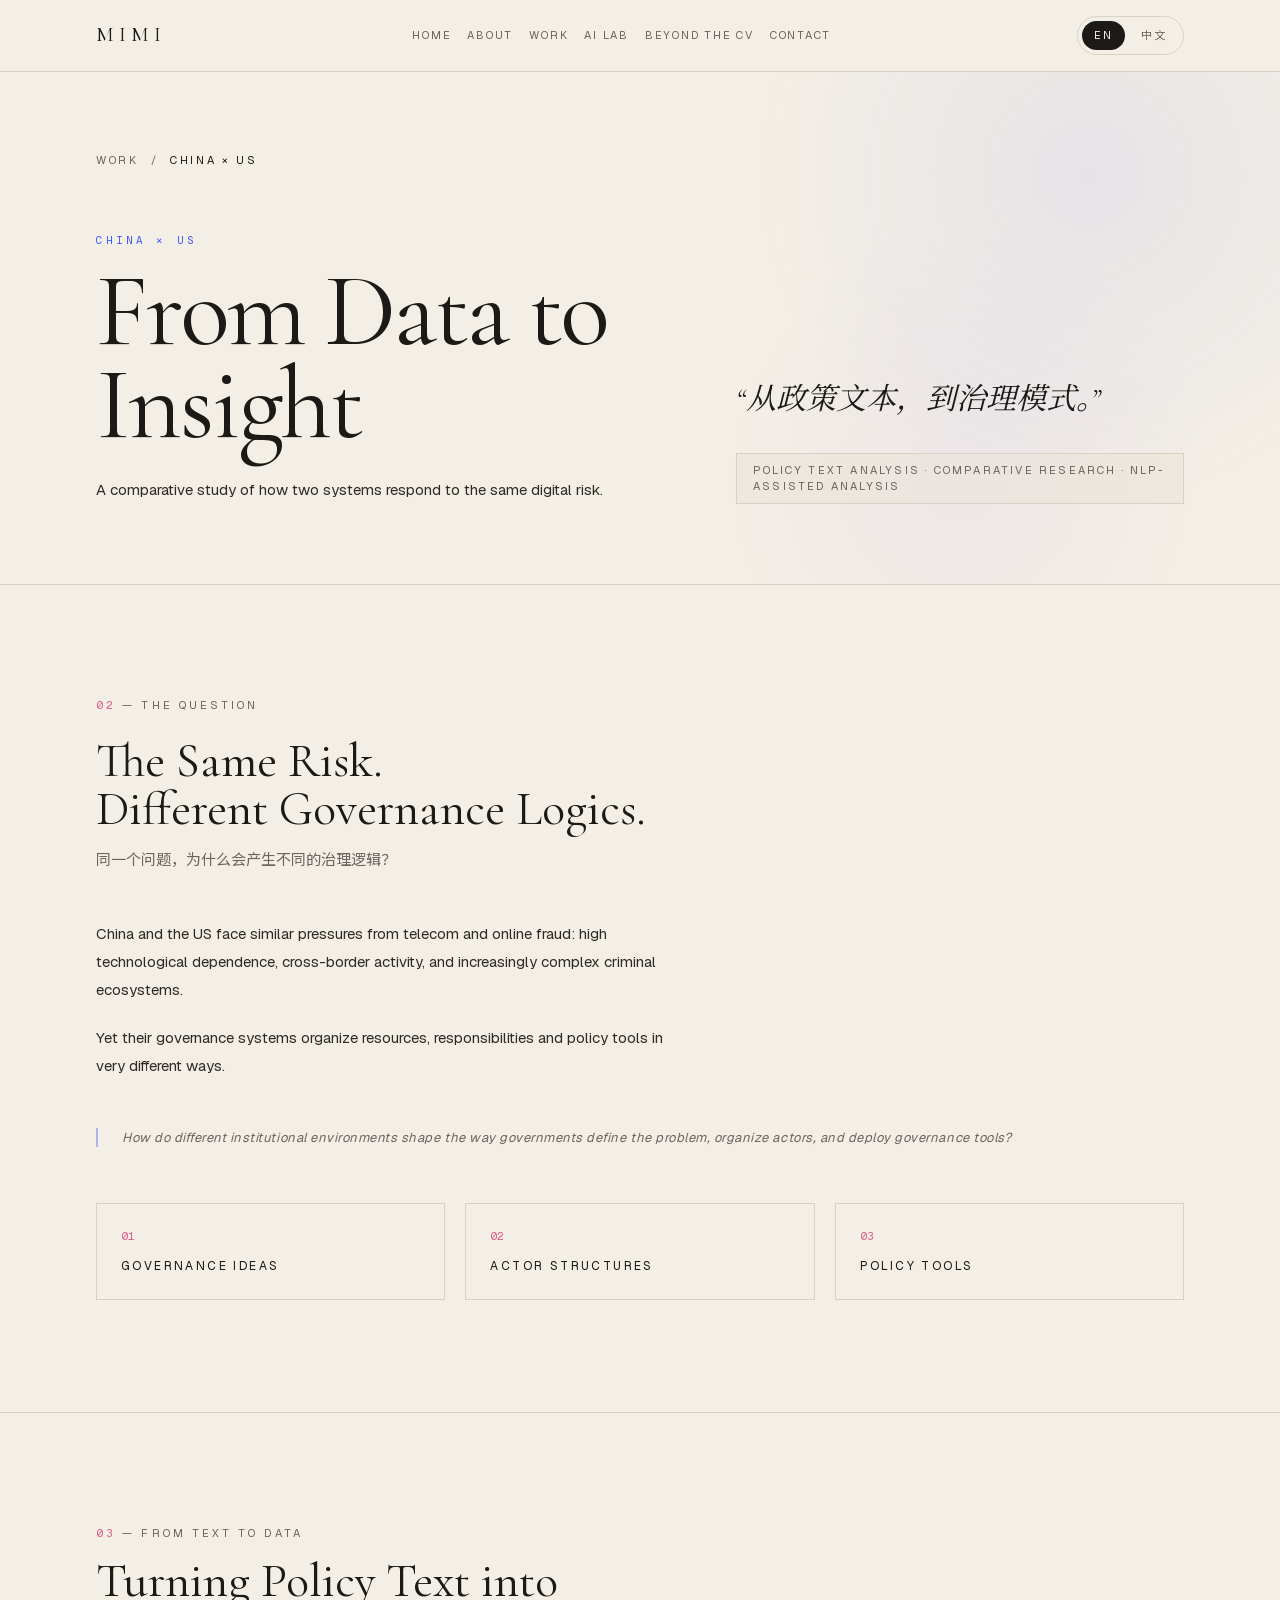
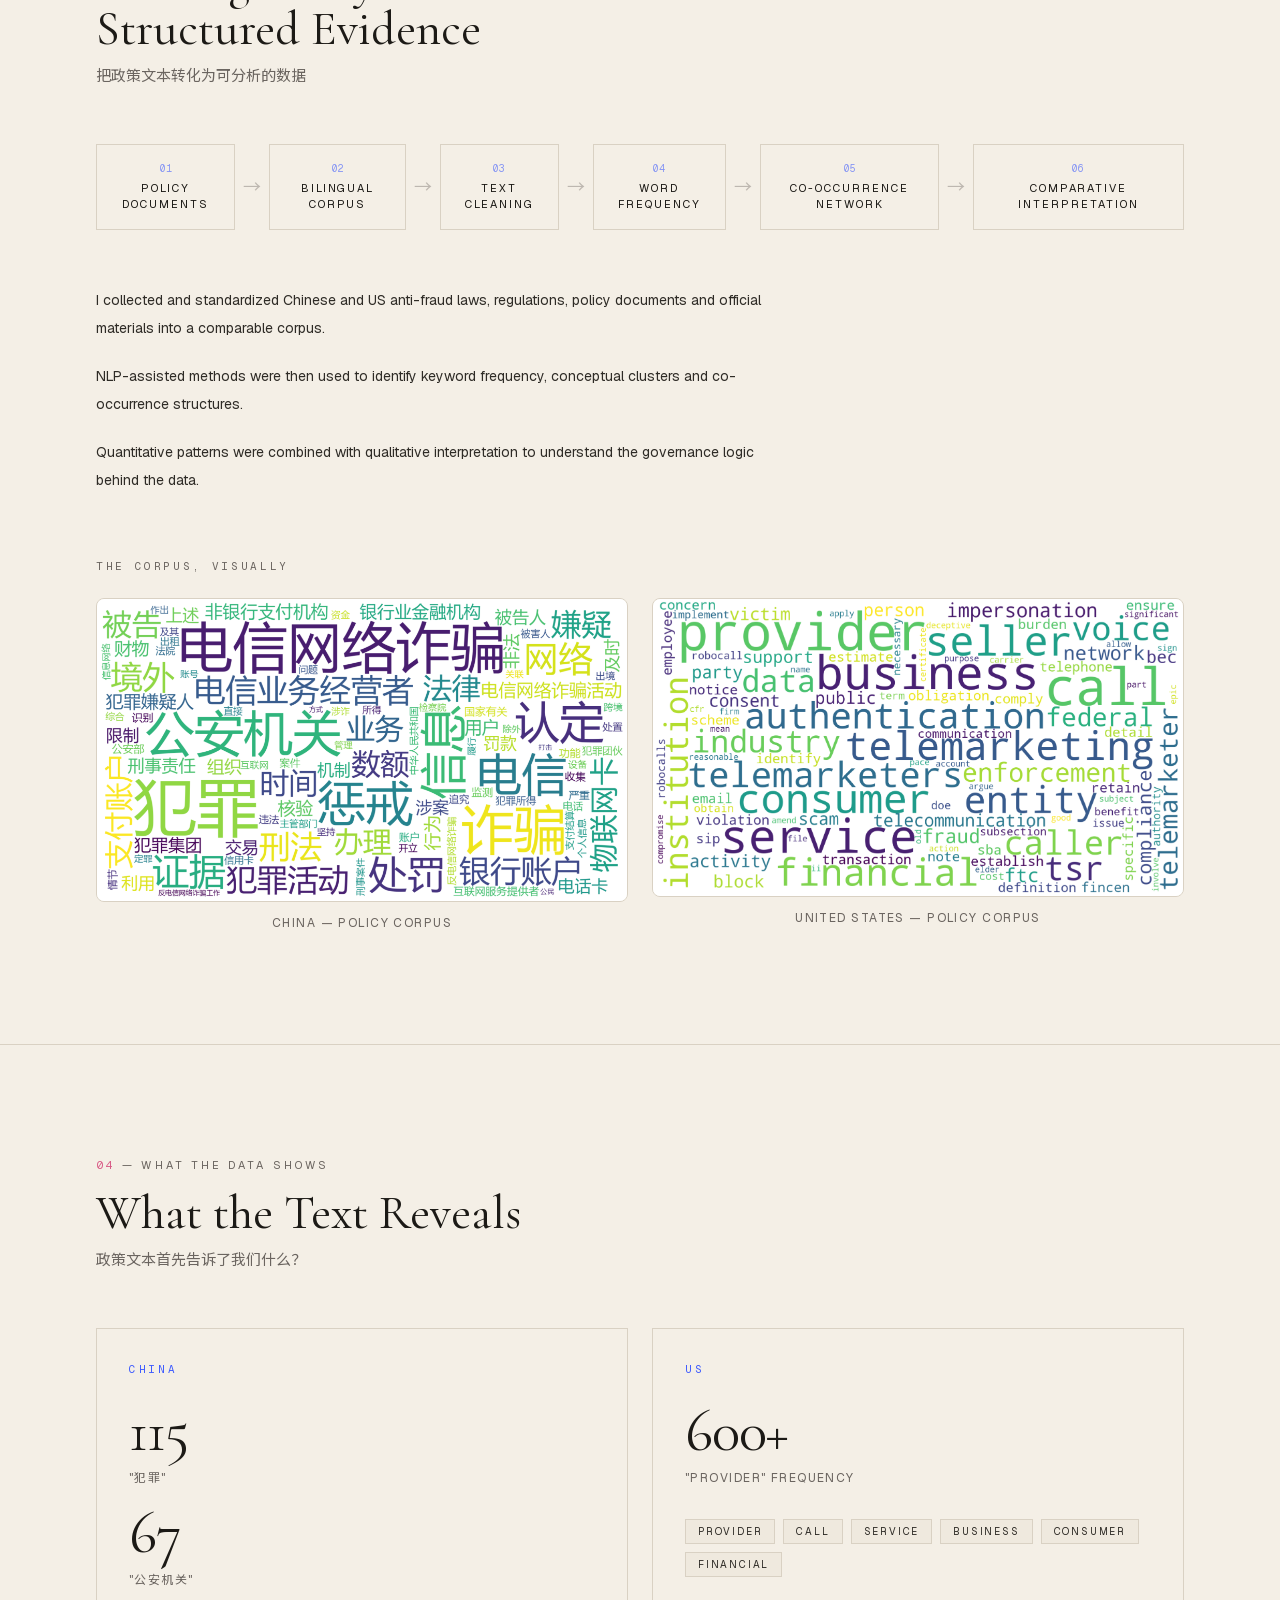
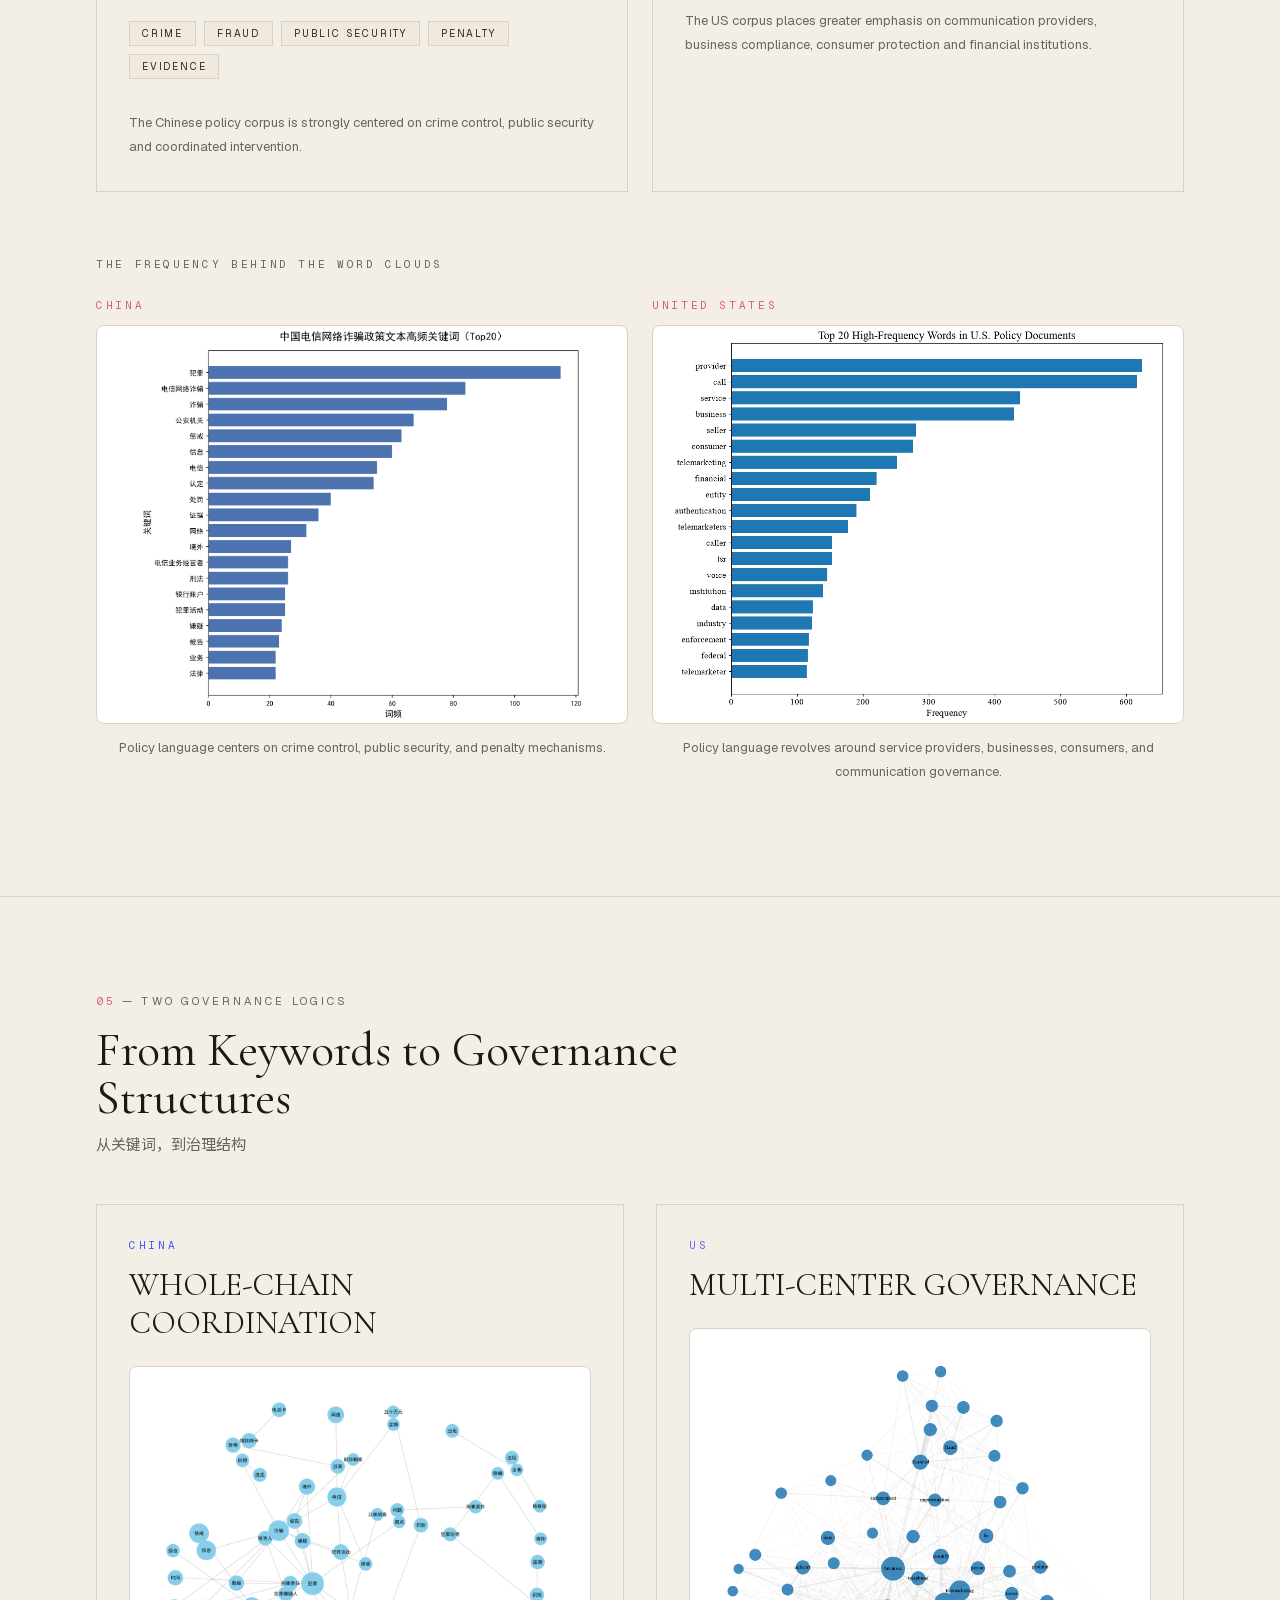
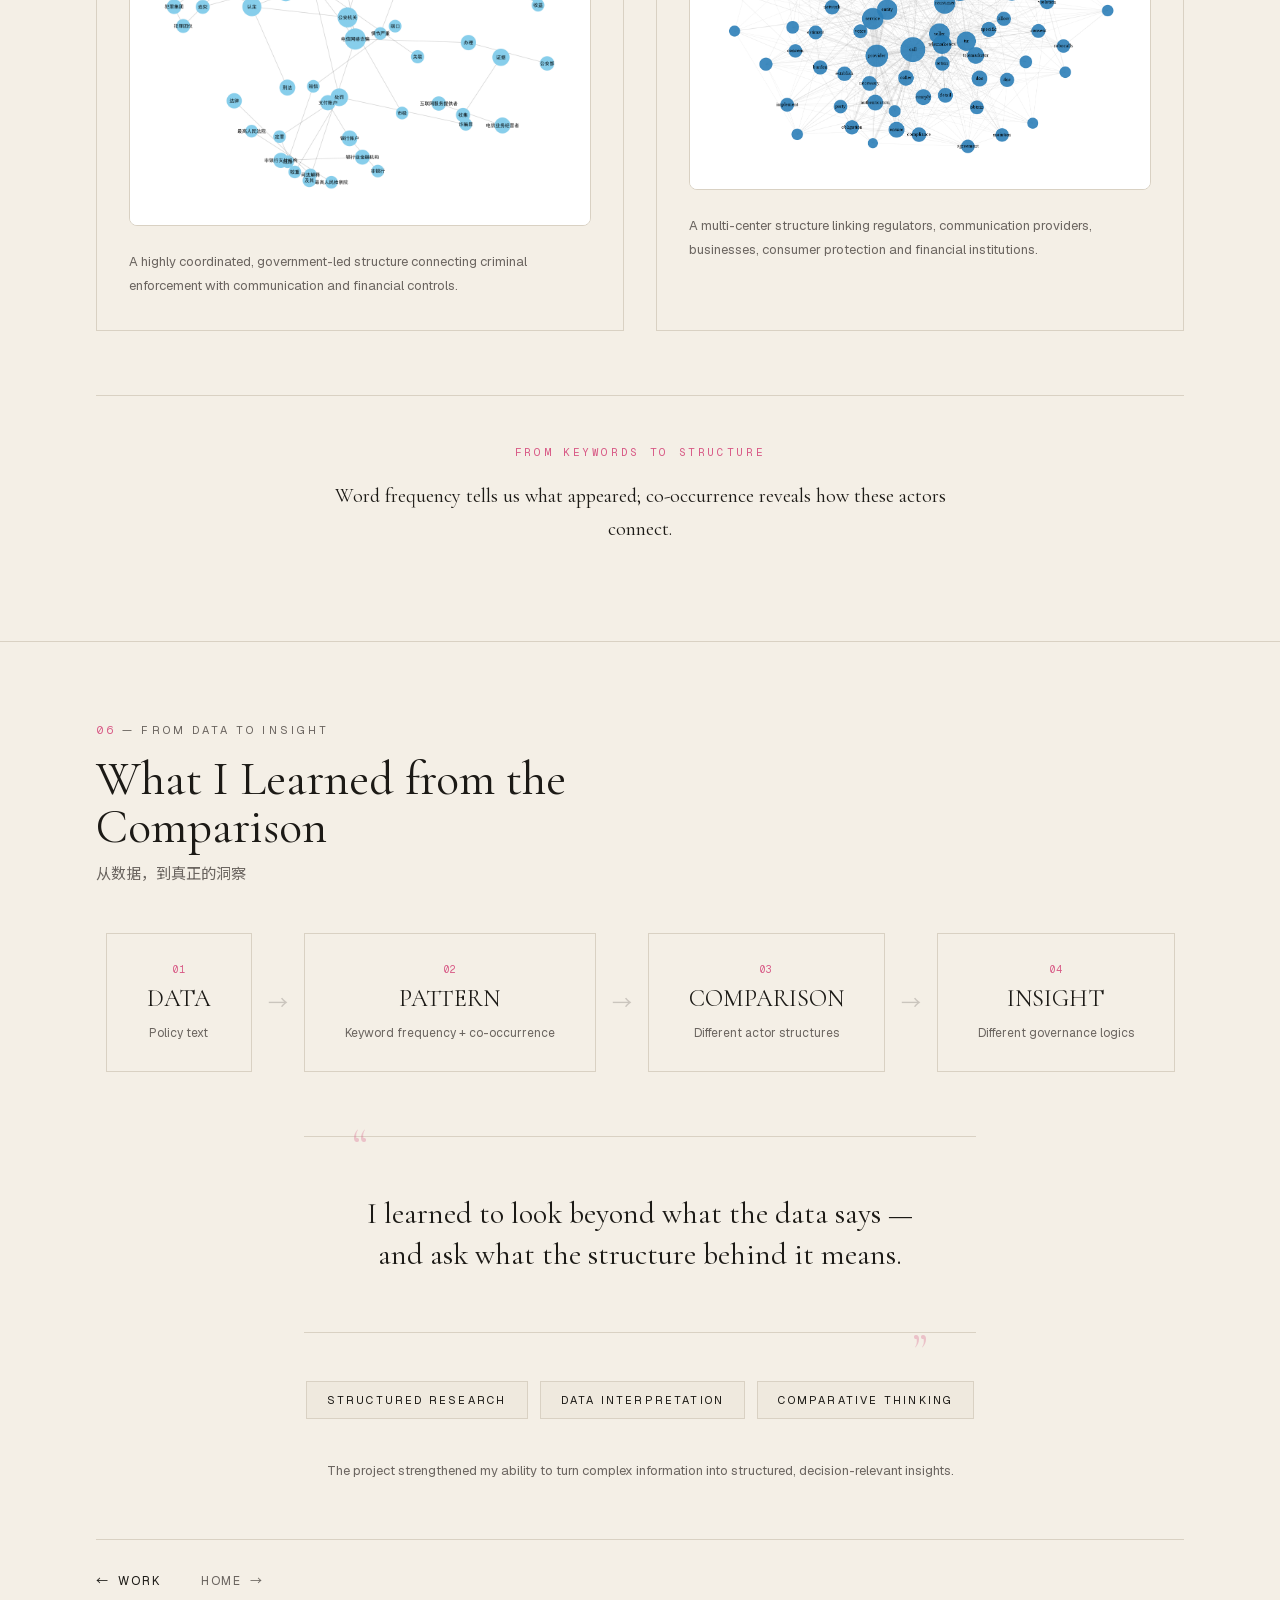
<file: work/china-us.html>
<!DOCTYPE html><html lang="en" class="geist_a71539c9-module__T19VSG__variable geist_mono_8d43a2aa-module__8Li5zG__variable cormorant_garamond_7da28cef-module__Jr4ueW__variable noto_sans_sc_746c06b-module__S4j9jW__variable noto_serif_sc_d6edce8e-module__dW3XDG__variable h-full antialiased"><head><meta charSet="utf-8"/><meta name="viewport" content="width=device-width, initial-scale=1"/><link rel="preload" href="/_next/static/media/01e4147cff8141ee-s.p.3huc2loe0ie8a.woff2" as="font" crossorigin="" type="font/woff2"/><link rel="preload" href="/_next/static/media/797e433ab948586e-s.p.0r6juujl39pe6.woff2" as="font" crossorigin="" type="font/woff2"/><link rel="preload" href="/_next/static/media/8bd76523131fa0fc-s.p.1pvupmngxrt5z.woff2" as="font" crossorigin="" type="font/woff2"/><link rel="preload" href="/_next/static/media/caa3a2e1cccd8315-s.p.0wgildi0cnwt9.woff2" as="font" crossorigin="" type="font/woff2"/><link rel="preload" href="/_next/static/media/f112ed7f0b91582f-s.p.2xkduggpvd1-n.woff2" as="font" crossorigin="" type="font/woff2"/><link rel="preload" href="/_next/static/media/feb57b2dc8f29018-s.p.3qy4m29-cg3o4.woff2" as="font" crossorigin="" type="font/woff2"/><link rel="stylesheet" href="/_next/static/chunks/3ze90i9y0ck18.css" data-precedence="next"/><link rel="stylesheet" href="/_next/static/chunks/1--j7v1qqf_h3.css" data-precedence="next"/><link rel="stylesheet" href="/_next/static/chunks/07vmorw-5jrrl.css" data-precedence="next"/><link rel="stylesheet" href="/_next/static/chunks/1lxwjdqx2180-.css" data-precedence="next"/><link rel="preload" as="script" fetchPriority="low" href="/_next/static/chunks/22emux2du5j43.js"/><script src="/_next/static/chunks/1sc0ef6h9ucfl.js" async=""></script><script src="/_next/static/chunks/2a0jzbrod_qd7.js" async=""></script><script src="/_next/static/chunks/turbopack-081rij8l-awbx.js" async=""></script><script src="/_next/static/chunks/27-pwzew8z8yb.js" async=""></script><script src="/_next/static/chunks/0rccf8fzsd_of.js" async=""></script><script src="/_next/static/chunks/21pls5j4keawd.js" async=""></script><title>CHINA × US — From Data to Insight | MIMI</title><meta name="description" content="A comparative study of how two systems respond to the same digital risk."/><link rel="icon" href="/favicon.ico?favicon.2vob68tjqpejf.ico" sizes="256x256" type="image/x-icon"/><meta name="next-size-adjust" content=""/><script src="/_next/static/chunks/0cz1d0mv5g_q7.js" noModule=""></script></head><body class="min-h-full flex flex-col"><div hidden=""><!--$--><!--/$--></div><header class="sticky top-0 z-50 border-b border-[var(--line)] bg-[var(--ivory)]/90 backdrop-blur-md"><div class="mx-auto flex max-w-6xl items-center justify-between gap-4 px-5 py-4 md:px-8"><a class="font-serif text-xl tracking-[0.28em] text-[var(--ink)]" href="/#top">MIMI</a><nav class="hidden items-center gap-4 xl:flex" aria-label="Primary"><a class="text-[11px] tracking-[0.16em] text-[var(--stone)] uppercase transition-colors hover:text-[var(--ink)]" href="/#top">Home</a><a class="text-[11px] tracking-[0.16em] text-[var(--stone)] uppercase transition-colors hover:text-[var(--ink)]" href="/#journey">About</a><a class="text-[11px] tracking-[0.16em] text-[var(--stone)] uppercase transition-colors hover:text-[var(--ink)]" href="/#work">Work</a><a class="text-[11px] tracking-[0.16em] text-[var(--stone)] uppercase transition-colors hover:text-[var(--ink)]" href="/#ai">AI Lab</a><a class="text-[11px] tracking-[0.16em] text-[var(--stone)] uppercase transition-colors hover:text-[var(--ink)]" href="/#beyond">Beyond the CV</a><a class="text-[11px] tracking-[0.16em] text-[var(--stone)] uppercase transition-colors hover:text-[var(--ink)]" href="/#contact">Contact</a></nav><div class="flex items-center gap-3"><div class="inline-flex items-center gap-1 rounded-full border border-[var(--line)] bg-[var(--ivory)]/80 px-1 py-1 text-[11px] tracking-[0.18em] uppercase" role="group" aria-label="Language"><button type="button" aria-pressed="true" class="rounded-full px-3 py-1.5 transition-colors bg-[var(--ink)] text-[var(--ivory)]">EN</button><button type="button" aria-pressed="false" class="rounded-full px-3 py-1.5 transition-colors text-[var(--stone)] hover:text-[var(--ink)]">中文</button></div><button type="button" class="inline-flex h-10 w-10 items-center justify-center rounded-full border border-[var(--line)] text-[var(--ink)] xl:hidden" aria-expanded="false" aria-controls="mobile-nav"><span class="sr-only">Open menu</span><span aria-hidden="true" class="flex flex-col gap-1.5"><span class="block h-px w-4 bg-current transition-transform "></span><span class="block h-px w-4 bg-current transition-opacity "></span><span class="block h-px w-4 bg-current transition-transform "></span></span></button></div></div></header><main><section id="top" class="relative overflow-hidden border-b border-[var(--line)]"><div aria-hidden="true" class="pointer-events-none absolute inset-y-0 right-0 w-1/2 bg-[radial-gradient(circle_at_70%_20%,rgba(61,90,254,0.08),transparent_55%),radial-gradient(circle_at_50%_80%,rgba(124,92,255,0.06),transparent_50%)]"></div><div class="relative mx-auto max-w-6xl px-5 py-14 md:px-8 md:py-20"><nav aria-label="Breadcrumb" class="flex items-center gap-3 text-[11px] tracking-[0.24em] uppercase"><a class="text-[var(--stone)] transition-colors hover:text-[var(--ink)]" href="/#work">Work</a><span aria-hidden="true" class="text-[var(--stone)]">/</span><span class="text-[var(--ink)]">CHINA × US</span></nav><div class="mt-12 grid gap-10 xl:mt-16 xl:grid-cols-[1.1fr_0.9fr] xl:items-end"><div><p class="font-mono text-[11px] tracking-[0.28em] text-[var(--accent-blue)] uppercase">CHINA × US</p><h1 class="mt-4 font-serif text-[clamp(3.25rem,10vw,6.5rem)] leading-[0.9] tracking-[-0.03em] text-[var(--ink)]">From Data to Insight</h1><p class="mt-6 max-w-lg text-[15px] leading-7 text-[var(--charcoal)]">A comparative study of how two systems respond to the same digital risk.</p></div><div class="max-w-md xl:justify-self-end"><p class="font-serif text-2xl leading-snug text-[var(--ink)] italic md:text-3xl">“<!-- -->从政策文本，到治理模式。<!-- -->”</p><p class="mt-8 inline-block border border-[var(--line)] bg-[var(--ivory-2)]/50 px-4 py-2 text-[11px] tracking-[0.2em] text-[var(--stone)] uppercase">Policy Text Analysis · Comparative Research · NLP-assisted Analysis</p></div></div></div></section><section id="the-question" class="scroll-mt-24 border-b border-[var(--line)]"><div class="mx-auto max-w-6xl px-5 py-20 md:px-8 md:py-28"><p class="text-[11px] tracking-[0.28em] text-[var(--stone)] uppercase"><span class="font-mono text-[var(--accent-pink)]">02</span> —<!-- --> <!-- -->The Question</p><div class="mt-6"><h2 class="font-serif text-4xl text-[var(--ink)] md:text-5xl">The Same Risk.</h2><h2 class="font-serif text-4xl text-[var(--ink)] md:text-5xl">Different Governance Logics.</h2></div><p class="mt-4 text-[15px] text-[var(--stone)]">同一个问题，为什么会产生不同的治理逻辑？</p><div class="mt-12 grid gap-10 xl:grid-cols-[1fr_auto]"><div class="max-w-xl space-y-5"><p class="text-[15px] leading-7 text-[var(--charcoal)]">China and the US face similar pressures from telecom and online fraud: high technological dependence, cross-border activity, and increasingly complex criminal ecosystems.</p><p class="text-[15px] leading-7 text-[var(--charcoal)]">Yet their governance systems organize resources, responsibilities and policy tools in very different ways.</p></div></div><blockquote class="mt-12 border-l-2 border-[var(--accent-blue)]/40 pl-6"><p class="text-[13px] tracking-[0.04em] text-[var(--stone)] italic">How do different institutional environments shape the way governments define the problem, organize actors, and deploy governance tools?</p></blockquote><div class="mt-14 grid gap-5 md:grid-cols-3"><div class="border border-[var(--line)] bg-[var(--ivory)] p-6"><span class="block font-mono text-[11px] text-[var(--accent-pink)]">01</span><p class="mt-3 text-[12px] tracking-[0.2em] text-[var(--ink)] uppercase">GOVERNANCE IDEAS</p></div><div class="border border-[var(--line)] bg-[var(--ivory)] p-6"><span class="block font-mono text-[11px] text-[var(--accent-pink)]">02</span><p class="mt-3 text-[12px] tracking-[0.2em] text-[var(--ink)] uppercase">ACTOR STRUCTURES</p></div><div class="border border-[var(--line)] bg-[var(--ivory)] p-6"><span class="block font-mono text-[11px] text-[var(--accent-pink)]">03</span><p class="mt-3 text-[12px] tracking-[0.2em] text-[var(--ink)] uppercase">POLICY TOOLS</p></div></div></div></section><section id="from-text-to-data" class="scroll-mt-24 border-b border-[var(--line)]"><div class="mx-auto max-w-6xl px-5 py-20 md:px-8 md:py-28"><p class="text-[11px] tracking-[0.28em] text-[var(--stone)] uppercase"><span class="font-mono text-[var(--accent-pink)]">03</span> —<!-- --> <!-- -->From Text to Data</p><h2 class="mt-4 max-w-2xl font-serif text-4xl text-[var(--ink)] md:text-5xl">Turning Policy Text into Structured Evidence</h2><p class="mt-3 text-[15px] text-[var(--stone)]">把政策文本转化为可分析的数据</p><div class="mt-14 flex flex-col gap-0 md:flex-row md:items-center md:gap-0"><div class="flex items-center"><div class="border border-[var(--line)] bg-[var(--ivory)] px-5 py-4 text-center md:px-6"><span class="block font-mono text-[10px] text-[var(--accent-blue)]/60">01</span><p class="mt-1 text-[11px] tracking-[0.18em] text-[var(--ink)] uppercase">POLICY DOCUMENTS</p></div><span aria-hidden="true" class="hidden text-[var(--stone)]/40 md:block md:px-2 md:text-lg">→</span><span aria-hidden="true" class="py-2 text-center text-[var(--stone)]/40 md:hidden">↓</span></div><div class="flex items-center"><div class="border border-[var(--line)] bg-[var(--ivory)] px-5 py-4 text-center md:px-6"><span class="block font-mono text-[10px] text-[var(--accent-blue)]/60">02</span><p class="mt-1 text-[11px] tracking-[0.18em] text-[var(--ink)] uppercase">BILINGUAL CORPUS</p></div><span aria-hidden="true" class="hidden text-[var(--stone)]/40 md:block md:px-2 md:text-lg">→</span><span aria-hidden="true" class="py-2 text-center text-[var(--stone)]/40 md:hidden">↓</span></div><div class="flex items-center"><div class="border border-[var(--line)] bg-[var(--ivory)] px-5 py-4 text-center md:px-6"><span class="block font-mono text-[10px] text-[var(--accent-blue)]/60">03</span><p class="mt-1 text-[11px] tracking-[0.18em] text-[var(--ink)] uppercase">TEXT CLEANING</p></div><span aria-hidden="true" class="hidden text-[var(--stone)]/40 md:block md:px-2 md:text-lg">→</span><span aria-hidden="true" class="py-2 text-center text-[var(--stone)]/40 md:hidden">↓</span></div><div class="flex items-center"><div class="border border-[var(--line)] bg-[var(--ivory)] px-5 py-4 text-center md:px-6"><span class="block font-mono text-[10px] text-[var(--accent-blue)]/60">04</span><p class="mt-1 text-[11px] tracking-[0.18em] text-[var(--ink)] uppercase">WORD FREQUENCY</p></div><span aria-hidden="true" class="hidden text-[var(--stone)]/40 md:block md:px-2 md:text-lg">→</span><span aria-hidden="true" class="py-2 text-center text-[var(--stone)]/40 md:hidden">↓</span></div><div class="flex items-center"><div class="border border-[var(--line)] bg-[var(--ivory)] px-5 py-4 text-center md:px-6"><span class="block font-mono text-[10px] text-[var(--accent-blue)]/60">05</span><p class="mt-1 text-[11px] tracking-[0.18em] text-[var(--ink)] uppercase">CO-OCCURRENCE NETWORK</p></div><span aria-hidden="true" class="hidden text-[var(--stone)]/40 md:block md:px-2 md:text-lg">→</span><span aria-hidden="true" class="py-2 text-center text-[var(--stone)]/40 md:hidden">↓</span></div><div class="flex items-center"><div class="border border-[var(--line)] bg-[var(--ivory)] px-5 py-4 text-center md:px-6"><span class="block font-mono text-[10px] text-[var(--accent-blue)]/60">06</span><p class="mt-1 text-[11px] tracking-[0.18em] text-[var(--ink)] uppercase">COMPARATIVE INTERPRETATION</p></div></div></div><div class="mt-14 max-w-2xl space-y-5"><p class="text-[14px] leading-7 text-[var(--charcoal)]">I collected and standardized Chinese and US anti-fraud laws, regulations, policy documents and official materials into a comparable corpus.</p><p class="text-[14px] leading-7 text-[var(--charcoal)]">NLP-assisted methods were then used to identify keyword frequency, conceptual clusters and co-occurrence structures.</p><p class="text-[14px] leading-7 text-[var(--charcoal)]">Quantitative patterns were combined with qualitative interpretation to understand the governance logic behind the data.</p></div><div class="mt-16"><p class="font-mono text-[11px] tracking-[0.24em] text-[var(--stone)] uppercase">THE CORPUS, VISUALLY</p><div class="mt-6 grid gap-6 md:grid-cols-2"><figure><div class="overflow-hidden rounded-lg border border-[var(--line)] bg-[var(--ivory)]"><img alt="China — Policy Corpus" loading="lazy" width="800" height="600" decoding="async" data-nimg="1" class="block h-auto w-full object-contain" style="color:transparent" src="/images/cases/china-us/china-policy-wordcloud-v2.png"/></div><figcaption class="mt-3 text-center text-[12px] tracking-[0.12em] text-[var(--stone)] uppercase">China — Policy Corpus</figcaption></figure><figure><div class="overflow-hidden rounded-lg border border-[var(--line)] bg-[var(--ivory)]"><img alt="United States — Policy Corpus" loading="lazy" width="800" height="600" decoding="async" data-nimg="1" class="block h-auto w-full object-contain" style="color:transparent" src="/images/cases/china-us/us-policy-wordcloud-v2.png"/></div><figcaption class="mt-3 text-center text-[12px] tracking-[0.12em] text-[var(--stone)] uppercase">United States — Policy Corpus</figcaption></figure></div></div></div></section><section id="what-the-data-shows" class="scroll-mt-24 border-b border-[var(--line)]"><div class="mx-auto max-w-6xl px-5 py-20 md:px-8 md:py-28"><p class="text-[11px] tracking-[0.28em] text-[var(--stone)] uppercase"><span class="font-mono text-[var(--accent-pink)]">04</span> —<!-- --> <!-- -->What the Data Shows</p><h2 class="mt-4 max-w-2xl font-serif text-4xl text-[var(--ink)] md:text-5xl">What the Text Reveals</h2><p class="mt-3 text-[15px] text-[var(--stone)]">政策文本首先告诉了我们什么？</p><div class="mt-14 grid gap-6 md:grid-cols-2"><div class="border border-[var(--line)] bg-[var(--ivory)] p-6 md:p-8"><p class="font-mono text-[11px] tracking-[0.24em] text-[var(--accent-blue)] uppercase">CHINA</p><div class="mt-6 space-y-4"><div><p class="font-serif text-5xl leading-none tracking-[-0.02em] text-[var(--ink)] md:text-6xl">115</p><p class="mt-2 text-[12px] tracking-[0.12em] text-[var(--stone)] uppercase">&quot;犯罪&quot;</p></div><div><p class="font-serif text-5xl leading-none tracking-[-0.02em] text-[var(--ink)] md:text-6xl">67</p><p class="mt-2 text-[12px] tracking-[0.12em] text-[var(--stone)] uppercase">&quot;公安机关&quot;</p></div></div><div class="mt-8 flex flex-wrap gap-2"><span class="border border-[var(--line)] bg-[var(--ivory-2)]/50 px-3 py-1 text-[10px] tracking-[0.18em] text-[var(--charcoal)] uppercase">CRIME</span><span class="border border-[var(--line)] bg-[var(--ivory-2)]/50 px-3 py-1 text-[10px] tracking-[0.18em] text-[var(--charcoal)] uppercase">FRAUD</span><span class="border border-[var(--line)] bg-[var(--ivory-2)]/50 px-3 py-1 text-[10px] tracking-[0.18em] text-[var(--charcoal)] uppercase">PUBLIC SECURITY</span><span class="border border-[var(--line)] bg-[var(--ivory-2)]/50 px-3 py-1 text-[10px] tracking-[0.18em] text-[var(--charcoal)] uppercase">PENALTY</span><span class="border border-[var(--line)] bg-[var(--ivory-2)]/50 px-3 py-1 text-[10px] tracking-[0.18em] text-[var(--charcoal)] uppercase">EVIDENCE</span></div><p class="mt-8 text-[13px] leading-6 text-[var(--stone)]">The Chinese policy corpus is strongly centered on crime control, public security and coordinated intervention.</p></div><div class="border border-[var(--line)] bg-[var(--ivory)] p-6 md:p-8"><p class="font-mono text-[11px] tracking-[0.24em] text-[var(--accent-blue)] uppercase">US</p><div class="mt-6 space-y-4"><div><p class="font-serif text-5xl leading-none tracking-[-0.02em] text-[var(--ink)] md:text-6xl">600+</p><p class="mt-2 text-[12px] tracking-[0.12em] text-[var(--stone)] uppercase">&quot;provider&quot; frequency</p></div></div><div class="mt-8 flex flex-wrap gap-2"><span class="border border-[var(--line)] bg-[var(--ivory-2)]/50 px-3 py-1 text-[10px] tracking-[0.18em] text-[var(--charcoal)] uppercase">PROVIDER</span><span class="border border-[var(--line)] bg-[var(--ivory-2)]/50 px-3 py-1 text-[10px] tracking-[0.18em] text-[var(--charcoal)] uppercase">CALL</span><span class="border border-[var(--line)] bg-[var(--ivory-2)]/50 px-3 py-1 text-[10px] tracking-[0.18em] text-[var(--charcoal)] uppercase">SERVICE</span><span class="border border-[var(--line)] bg-[var(--ivory-2)]/50 px-3 py-1 text-[10px] tracking-[0.18em] text-[var(--charcoal)] uppercase">BUSINESS</span><span class="border border-[var(--line)] bg-[var(--ivory-2)]/50 px-3 py-1 text-[10px] tracking-[0.18em] text-[var(--charcoal)] uppercase">CONSUMER</span><span class="border border-[var(--line)] bg-[var(--ivory-2)]/50 px-3 py-1 text-[10px] tracking-[0.18em] text-[var(--charcoal)] uppercase">FINANCIAL</span></div><p class="mt-8 text-[13px] leading-6 text-[var(--stone)]">The US corpus places greater emphasis on communication providers, business compliance, consumer protection and financial institutions.</p></div></div><div class="mt-16"><p class="font-mono text-[11px] tracking-[0.24em] text-[var(--stone)] uppercase">THE FREQUENCY BEHIND THE WORD CLOUDS</p><div class="mt-6 grid gap-6 md:grid-cols-2"><figure class="flex flex-col"><p class="font-mono text-[11px] tracking-[0.24em] text-[var(--accent-pink)] uppercase">CHINA</p><div class="mt-3 flex aspect-[4/3] items-center justify-center overflow-hidden rounded-lg border border-[var(--line)] bg-white"><img alt="Policy language centers on crime control, public security, and penalty mechanisms." loading="lazy" width="800" height="600" decoding="async" data-nimg="1" class="max-h-full max-w-full object-contain" style="color:transparent" src="/images/cases/china-us/china-top20-frequency.png"/></div><figcaption class="mt-3 text-center text-[13px] leading-6 text-[var(--stone)]">Policy language centers on crime control, public security, and penalty mechanisms.</figcaption></figure><figure class="flex flex-col"><p class="font-mono text-[11px] tracking-[0.24em] text-[var(--accent-pink)] uppercase">UNITED STATES</p><div class="mt-3 flex aspect-[4/3] items-center justify-center overflow-hidden rounded-lg border border-[var(--line)] bg-white"><img alt="Policy language revolves around service providers, businesses, consumers, and communication governance." loading="lazy" width="800" height="600" decoding="async" data-nimg="1" class="max-h-full max-w-full object-contain" style="color:transparent" src="/images/cases/china-us/us-top20-frequency.png"/></div><figcaption class="mt-3 text-center text-[13px] leading-6 text-[var(--stone)]">Policy language revolves around service providers, businesses, consumers, and communication governance.</figcaption></figure></div></div></div></section><section id="two-governance-logics" class="scroll-mt-24 border-b border-[var(--line)]"><div class="mx-auto max-w-6xl px-5 py-16 md:px-8 md:py-24"><p class="text-[11px] tracking-[0.28em] text-[var(--stone)] uppercase"><span class="font-mono text-[var(--accent-pink)]">05</span> —<!-- --> <!-- -->Two Governance Logics</p><h2 class="mt-4 max-w-2xl font-serif text-4xl text-[var(--ink)] md:text-5xl">From Keywords to Governance Structures</h2><p class="mt-3 text-[15px] text-[var(--stone)]">从关键词，到治理结构</p><div class="mt-12 grid gap-8 md:grid-cols-2"><div class="border border-[var(--line)] bg-[var(--ivory)] p-6 md:p-8"><p class="font-mono text-[11px] tracking-[0.24em] text-[var(--accent-blue)] uppercase">CHINA</p><p class="mt-3 font-serif text-3xl text-[var(--ink)] md:text-[32px]">WHOLE-CHAIN COORDINATION</p><div class="mt-6 flex min-h-[340px] items-center justify-center overflow-hidden rounded-lg border border-[var(--line)] bg-white md:min-h-[400px]"><img alt="CHINA — WHOLE-CHAIN COORDINATION" loading="lazy" width="800" height="600" decoding="async" data-nimg="1" class="max-h-[400px] max-w-full object-contain md:max-h-[480px]" style="color:transparent" src="/images/cases/china-us/china-governance-network-v2.png"/></div><p class="mt-6 text-[13px] leading-6 text-[var(--stone)]">A highly coordinated, government-led structure connecting criminal enforcement with communication and financial controls.</p></div><div class="border border-[var(--line)] bg-[var(--ivory)] p-6 md:p-8"><p class="font-mono text-[11px] tracking-[0.24em] text-[var(--accent-purple)] uppercase">US</p><p class="mt-3 font-serif text-3xl text-[var(--ink)] md:text-[32px]">MULTI-CENTER GOVERNANCE</p><div class="mt-6 flex min-h-[340px] items-center justify-center overflow-hidden rounded-lg border border-[var(--line)] bg-white md:min-h-[400px]"><img alt="US — MULTI-CENTER GOVERNANCE" loading="lazy" width="800" height="600" decoding="async" data-nimg="1" class="max-h-[400px] max-w-full object-contain md:max-h-[480px]" style="color:transparent" src="/images/cases/china-us/us-governance-network-v2.png"/></div><p class="mt-6 text-[13px] leading-6 text-[var(--stone)]">A multi-center structure linking regulators, communication providers, businesses, consumer protection and financial institutions.</p></div></div><div class="mt-16 border-t border-[var(--line)] pt-12 text-center"><p class="font-mono text-[11px] tracking-[0.24em] text-[var(--accent-pink)] uppercase">FROM KEYWORDS TO STRUCTURE</p><p class="mx-auto mt-5 max-w-2xl font-serif text-lg leading-relaxed text-[var(--ink)] md:text-xl">Word frequency tells us what appeared; co-occurrence reveals how these actors connect.</p></div></div></section><section id="from-data-to-insight" class="scroll-mt-24 border-b border-[var(--line)]"><div class="mx-auto max-w-6xl px-5 py-16 md:px-8 md:py-20"><p class="text-[11px] tracking-[0.28em] text-[var(--stone)] uppercase"><span class="font-mono text-[var(--accent-pink)]">06</span> —<!-- --> <!-- -->From Data to Insight</p><h2 class="mt-4 max-w-2xl font-serif text-4xl text-[var(--ink)] md:text-5xl">What I Learned from the Comparison</h2><p class="mt-3 text-[15px] text-[var(--stone)]">从数据，到真正的洞察</p><div class="mt-12 flex flex-col items-center gap-0 md:flex-row md:justify-center md:gap-0"><div class="flex items-center"><div class="border border-[var(--line)] bg-[var(--ivory)] px-7 py-6 text-center md:px-10 md:py-7"><span class="block font-mono text-[10px] text-[var(--accent-pink)]">01</span><p class="mt-1.5 font-serif text-2xl text-[var(--ink)]">DATA</p><p class="mt-2 text-[12px] leading-5 text-[var(--stone)]">Policy text</p></div><span aria-hidden="true" class="hidden text-[var(--stone)]/30 md:block md:px-4 md:text-xl">→</span><span aria-hidden="true" class="py-2 text-center text-[var(--stone)]/30 md:hidden">↓</span></div><div class="flex items-center"><div class="border border-[var(--line)] bg-[var(--ivory)] px-7 py-6 text-center md:px-10 md:py-7"><span class="block font-mono text-[10px] text-[var(--accent-pink)]">02</span><p class="mt-1.5 font-serif text-2xl text-[var(--ink)]">PATTERN</p><p class="mt-2 text-[12px] leading-5 text-[var(--stone)]">Keyword frequency + co-occurrence</p></div><span aria-hidden="true" class="hidden text-[var(--stone)]/30 md:block md:px-4 md:text-xl">→</span><span aria-hidden="true" class="py-2 text-center text-[var(--stone)]/30 md:hidden">↓</span></div><div class="flex items-center"><div class="border border-[var(--line)] bg-[var(--ivory)] px-7 py-6 text-center md:px-10 md:py-7"><span class="block font-mono text-[10px] text-[var(--accent-pink)]">03</span><p class="mt-1.5 font-serif text-2xl text-[var(--ink)]">COMPARISON</p><p class="mt-2 text-[12px] leading-5 text-[var(--stone)]">Different actor structures</p></div><span aria-hidden="true" class="hidden text-[var(--stone)]/30 md:block md:px-4 md:text-xl">→</span><span aria-hidden="true" class="py-2 text-center text-[var(--stone)]/30 md:hidden">↓</span></div><div class="flex items-center"><div class="border border-[var(--line)] bg-[var(--ivory)] px-7 py-6 text-center md:px-10 md:py-7"><span class="block font-mono text-[10px] text-[var(--accent-pink)]">04</span><p class="mt-1.5 font-serif text-2xl text-[var(--ink)]">INSIGHT</p><p class="mt-2 text-[12px] leading-5 text-[var(--stone)]">Different governance logics</p></div></div></div><div class="mt-16 flex justify-center"><blockquote class="relative max-w-2xl border-y border-[var(--line)] px-6 py-10 text-center md:px-12 md:py-14"><span aria-hidden="true" class="absolute -top-4 left-6 font-serif text-5xl leading-none text-[var(--accent-pink)]/30 md:left-12">“</span><p class="font-serif text-2xl leading-snug text-[var(--ink)] md:text-3xl md:leading-snug">I learned to look beyond what the data says — and ask what the structure behind it means.</p><span aria-hidden="true" class="absolute -bottom-6 right-6 rotate-180 font-serif text-5xl leading-none text-[var(--accent-pink)]/30 md:right-12">“</span></blockquote></div><div class="mt-12 flex flex-wrap justify-center gap-3"><span class="border border-[var(--line)] bg-[var(--ivory-2)]/50 px-5 py-2.5 text-[11px] tracking-[0.2em] text-[var(--ink)] uppercase">STRUCTURED RESEARCH</span><span class="border border-[var(--line)] bg-[var(--ivory-2)]/50 px-5 py-2.5 text-[11px] tracking-[0.2em] text-[var(--ink)] uppercase">DATA INTERPRETATION</span><span class="border border-[var(--line)] bg-[var(--ivory-2)]/50 px-5 py-2.5 text-[11px] tracking-[0.2em] text-[var(--ink)] uppercase">COMPARATIVE THINKING</span></div><p class="mt-10 text-center text-[13px] leading-6 text-[var(--stone)]">The project strengthened my ability to turn complex information into structured, decision-relevant insights.</p><div class="mt-14 flex flex-wrap items-center gap-x-10 gap-y-4 border-t border-[var(--line)] pt-8"><a class="group inline-flex items-center gap-2 text-[12px] tracking-[0.16em] text-[var(--ink)] uppercase" href="/#work"><span class="transition-transform group-hover:-translate-x-1">←</span>Work</a><a class="group inline-flex items-center gap-2 text-[12px] tracking-[0.16em] text-[var(--stone)] uppercase transition-colors hover:text-[var(--ink)]" href="/#top">Home<span class="transition-transform group-hover:translate-x-1">→</span></a></div></div></section></main><!--$--><!--/$--><script src="/_next/static/chunks/22emux2du5j43.js" id="_R_" async=""></script><script>(self.__next_f=self.__next_f||[]).push([0])</script><script>self.__next_f.push([1,"1:\"$Sreact.fragment\"\n2:I[96923,[\"/_next/static/chunks/27-pwzew8z8yb.js\"],\"Providers\"]\n3:I[39756,[\"/_next/static/chunks/27-pwzew8z8yb.js\"],\"default\"]\n4:I[37457,[\"/_next/static/chunks/27-pwzew8z8yb.js\"],\"default\"]\n5:I[70208,[\"/_next/static/chunks/27-pwzew8z8yb.js\",\"/_next/static/chunks/0rccf8fzsd_of.js\",\"/_next/static/chunks/21pls5j4keawd.js\"],\"ChinaUsPage\"]\n6:I[97367,[\"/_next/static/chunks/27-pwzew8z8yb.js\"],\"OutletBoundary\"]\n7:\"$Sreact.suspense\"\na:I[97367,[\"/_next/static/chunks/27-pwzew8z8yb.js\"],\"ViewportBoundary\"]\nc:I[97367,[\"/_next/static/chunks/27-pwzew8z8yb.js\"],\"MetadataBoundary\"]\ne:I[68027,[\"/_next/static/chunks/27-pwzew8z8yb.js\"],\"default\",1]\n:HL[\"/_next/static/chunks/3ze90i9y0ck18.css\",\"style\"]\n:HL[\"/_next/static/chunks/1--j7v1qqf_h3.css\",\"style\"]\n:HL[\"/_next/static/chunks/07vmorw-5jrrl.css\",\"style\"]\n:HL[\"/_next/static/chunks/1lxwjdqx2180-.css\",\"style\"]\n:HL[\"/_next/static/media/01e4147cff8141ee-s.p.3huc2loe0ie8a.woff2\",\"font\",{\"crossOrigin\":\"\",\"type\":\"font/woff2\"}]\n:HL[\"/_next/static/media/797e433ab948586e-s.p.0r6juujl39pe6.woff2\",\"font\",{\"crossOrigin\":\"\",\"type\":\"font/woff2\"}]\n:HL[\"/_next/static/media/8bd76523131fa0fc-s.p.1pvupmngxrt5z.woff2\",\"font\",{\"crossOrigin\":\"\",\"type\":\"font/woff2\"}]\n:HL[\"/_next/static/media/caa3a2e1cccd8315-s.p.0wgildi0cnwt9.woff2\",\"font\",{\"crossOrigin\":\"\",\"type\":\"font/woff2\"}]\n:HL[\"/_next/static/media/f112ed7f0b91582f-s.p.2xkduggpvd1-n.woff2\",\"font\",{\"crossOrigin\":\"\",\"type\":\"font/woff2\"}]\n:HL[\"/_next/static/media/feb57b2dc8f29018-s.p.3qy4m29-cg3o4.woff2\",\"font\",{\"crossOrigin\":\"\",\"type\":\"font/woff2\"}]\n9:X\n0:{\"P\":null,\"c\":[\"\",\"work\",\"china-us\"],\"q\":\"\",\"i\":false,\"f\":[[[\"\",{\"children\":[\"work\",{\"children\":[\"china-us\",{\"children\":[\"__PAGE__\",{},\"$undefined\",\"$undefined\",4608]},\"$undefined\",\"$undefined\",4608]},\"$undefined\",\"$undefined\",4608]},\"$undefined\",\"$undefined\",4624],[[\"$\",\"$1\",\"c\",{\"children\":[[[\"$\",\"link\",\"0\",{\"rel\":\"stylesheet\",\"href\":\"/_next/static/chunks/3ze90i9y0ck18.css\",\"precedence\":\"next\",\"crossOrigin\":\"$undefined\",\"nonce\":\"$undefined\"}],[\"$\",\"link\",\"1\",{\"rel\":\"stylesheet\",\"href\":\"/_next/static/chunks/1--j7v1qqf_h3.css\",\"precedence\":\"next\",\"crossOrigin\":\"$undefined\",\"nonce\":\"$undefined\"}],[\"$\",\"link\",\"2\",{\"rel\":\"stylesheet\",\"href\":\"/_next/static/chunks/07vmorw-5jrrl.css\",\"precedence\":\"next\",\"crossOrigin\":\"$undefined\",\"nonce\":\"$undefined\"}],[\"$\",\"link\",\"3\",{\"rel\":\"stylesheet\",\"href\":\"/_next/static/chunks/1lxwjdqx2180-.css\",\"precedence\":\"next\",\"crossOrigin\":\"$undefined\",\"nonce\":\"$undefined\"}],[\"$\",\"script\",\"script-0\",{\"src\":\"/_next/static/chunks/27-pwzew8z8yb.js\",\"async\":true,\"nonce\":\"$undefined\"}]],[\"$\",\"html\",null,{\"lang\":\"en\",\"className\":\"geist_a71539c9-module__T19VSG__variable geist_mono_8d43a2aa-module__8Li5zG__variable cormorant_garamond_7da28cef-module__Jr4ueW__variable noto_sans_sc_746c06b-module__S4j9jW__variable noto_serif_sc_d6edce8e-module__dW3XDG__variable h-full antialiased\",\"children\":[\"$\",\"body\",null,{\"className\":\"min-h-full flex flex-col\",\"children\":[\"$\",\"$L2\",null,{\"children\":[\"$\",\"$L3\",null,{\"parallelRouterKey\":\"children\",\"error\":\"$undefined\",\"errorStyles\":\"$undefined\",\"errorScripts\":\"$undefined\",\"template\":[\"$\",\"$L4\",null,{}],\"templateStyles\":\"$undefined\",\"templateScripts\":\"$undefined\",\"notFound\":[[[\"$\",\"title\",null,{\"children\":\"404: This page could not be found.\"}],[\"$\",\"div\",null,{\"style\":{\"fontFamily\":\"system-ui,\\\"Segoe UI\\\",Roboto,Helvetica,Arial,sans-serif,\\\"Apple Color Emoji\\\",\\\"Segoe UI Emoji\\\"\",\"height\":\"100vh\",\"textAlign\":\"center\",\"display\":\"flex\",\"flexDirection\":\"column\",\"alignItems\":\"center\",\"justifyContent\":\"center\"},\"children\":[\"$\",\"div\",null,{\"children\":[[\"$\",\"style\",null,{\"dangerouslySetInnerHTML\":{\"__html\":\"body{color:#000;background:#fff;margin:0}.next-error-h1{border-right:1px solid rgba(0,0,0,.3)}@media (prefers-color-scheme:dark){body{color:#fff;background:#000}.next-error-h1{border-right:1px solid rgba(255,255,255,.3)}}\"}}],[\"$\",\"h1\",null,{\"className\":\"next-error-h1\",\"style\":{\"display\":\"inline-block\",\"margin\":\"0 20px 0 0\",\"padding\":\"0 23px 0 0\",\"fontSize\":24,\"fontWeight\":500,\"verticalAlign\":\"top\",\"lineHeight\":\"49px\"},\"children\":404}],[\"$\",\"div\",null,{\"style\":{\"display\":\"inline-block\"},\"children\":[\"$\",\"h2\",null,{\"style\":{\"fontSize\":14,\"fontWeight\":400,\"lineHeight\":\"49px\",\"margin\":0},\"children\":\"This page could not be found.\"}]}]]}]}]],[]],\"forbidden\":\"$undefined\",\"unauthorized\":\"$undefined\"}]}]}]}]]}],{\"children\":[[\"$\",\"$1\",\"c\",{\"children\":[null,[\"$\",\"$L3\",null,{\"parallelRouterKey\":\"children\",\"error\":\"$undefined\",\"errorStyles\":\"$undefined\",\"errorScripts\":\"$undefined\",\"template\":[\"$\",\"$L4\",null,{}],\"templateStyles\":\"$undefined\",\"templateScripts\":\"$undefined\",\"notFound\":\"$undefined\",\"forbidden\":\"$undefined\",\"unauthorized\":\"$undefined\"}]]}],{\"children\":[[\"$\",\"$1\",\"c\",{\"children\":[null,[\"$\",\"$L3\",null,{\"parallelRouterKey\":\"children\",\"error\":\"$undefined\",\"errorStyles\":\"$undefined\",\"errorScripts\":\"$undefined\",\"template\":[\"$\",\"$L4\",null,{}],\"templateStyles\":\"$undefined\",\"templateScripts\":\"$undefined\",\"notFound\":\"$undefined\",\"forbidden\":\"$undefined\",\"unauthorized\":\"$undefined\"}]]}],{\"children\":[[\"$\",\"$1\",\"c\",{\"children\":[[\"$\",\"$L5\",null,{}],[[\"$\",\"script\",\"script-0\",{\"src\":\"/_next/static/chunks/0rccf8fzsd_of.js\",\"async\":true,\"nonce\":\"$undefined\"}],[\"$\",\"script\",\"script-1\",{\"src\":\"/_next/static/chunks/21pls5j4keawd.js\",\"async\":true,\"nonce\":\"$undefined\"}]],[\"$\",\"$L6\",null,{\"children\":[\"$\",\"$7\",null,{\"name\":\"Next.MetadataOutlet\",\"children\":\"$@8\"}]}]]}],{},null,false,null]},null,false,\"$9\"]},null,false,\"$9\"]},null,false,null],[\"$\",\"$1\",\"h\",{\"children\":[null,[\"$\",\"$La\",null,{\"children\":\"$Lb\"}],[\"$\",\"div\",null,{\"hidden\":true,\"children\":[\"$\",\"$Lc\",null,{\"children\":[\"$\",\"$7\",null,{\"name\":\"Next.Metadata\",\"children\":\"$Ld\"}]}]}],[\"$\",\"meta\",null,{\"name\":\"next-size-adjust\",\"content\":\"\"}]]}],false]],\"m\":\"$undefined\",\"G\":[\"$e\",[[\"$\",\"link\",\"0\",{\"rel\":\"stylesheet\",\"href\":\"/_next/static/chunks/3ze90i9y0ck18.css\",\"precedence\":\"next\",\"crossOrigin\":\"$undefined\",\"nonce\":\"$undefined\"}],[\"$\",\"link\",\"1\",{\"rel\":\"stylesheet\",\"href\":\"/_next/static/chunks/1--j7v1qqf_h3.css\",\"precedence\":\"next\",\"crossOrigin\":\"$undefined\",\"nonce\":\"$undefined\"}],[\"$\",\"link\",\"2\",{\"rel\":\"stylesheet\",\"href\":\"/_next/static/chunks/07vmorw-5jrrl.css\",\"precedence\":\"next\",\"crossOrigin\":\"$undefined\",\"nonce\":\"$undefined\"}],[\"$\",\"link\",\"3\",{\"rel\":\"stylesheet\",\"href\":\"/_next/static/chunks/1lxwjdqx2180-.css\",\"precedence\":\"next\",\"crossOrigin\":\"$undefined\",\"nonce\":\"$undefined\"}]]],\"S\":true,\"h\":null,\"r\":\"$undefined\",\"s\":\"$undefined\",\"a\":\"$undefined\",\"l\":\"$undefined\",\"p\":\"$undefined\",\"d\":\"$undefined\",\"b\":\"mD3Ze1iO2rnYltZc0ERbr\"}\n9:C\nb:[[\"$\",\"meta\",\"0\",{\"charSet\":\"utf-8\"}],[\"$\",\"meta\",\"1\",{\"name\":\"viewport\",\"content\":\"width=device-width, initial-scale=1\"}]]\nf:I[27201,[\"/_next/static/chunks/27-pwzew8z8yb.js\"],\"IconMark\"]\n8:null\nd:[[\"$\",\"title\",\"0\",{\"children\":\"CHINA × US — From Data to Insight | MIMI\"}],[\"$\",\"meta\",\"1\",{\"name\":\"description\",\"content\":\"A comparative study of how two systems respond to the same digital risk.\"}],[\"$\",\"link\",\"2\",{\"rel\":\"icon\",\"href\":\"/favicon.ico?favicon.2vob68tjqpejf.ico\",\"sizes\":\"256x256\",\"type\":\"image/x-icon\"}],[\"$\",\"$Lf\",\"3\",{}]]\n"])</script></body></html>
</file>
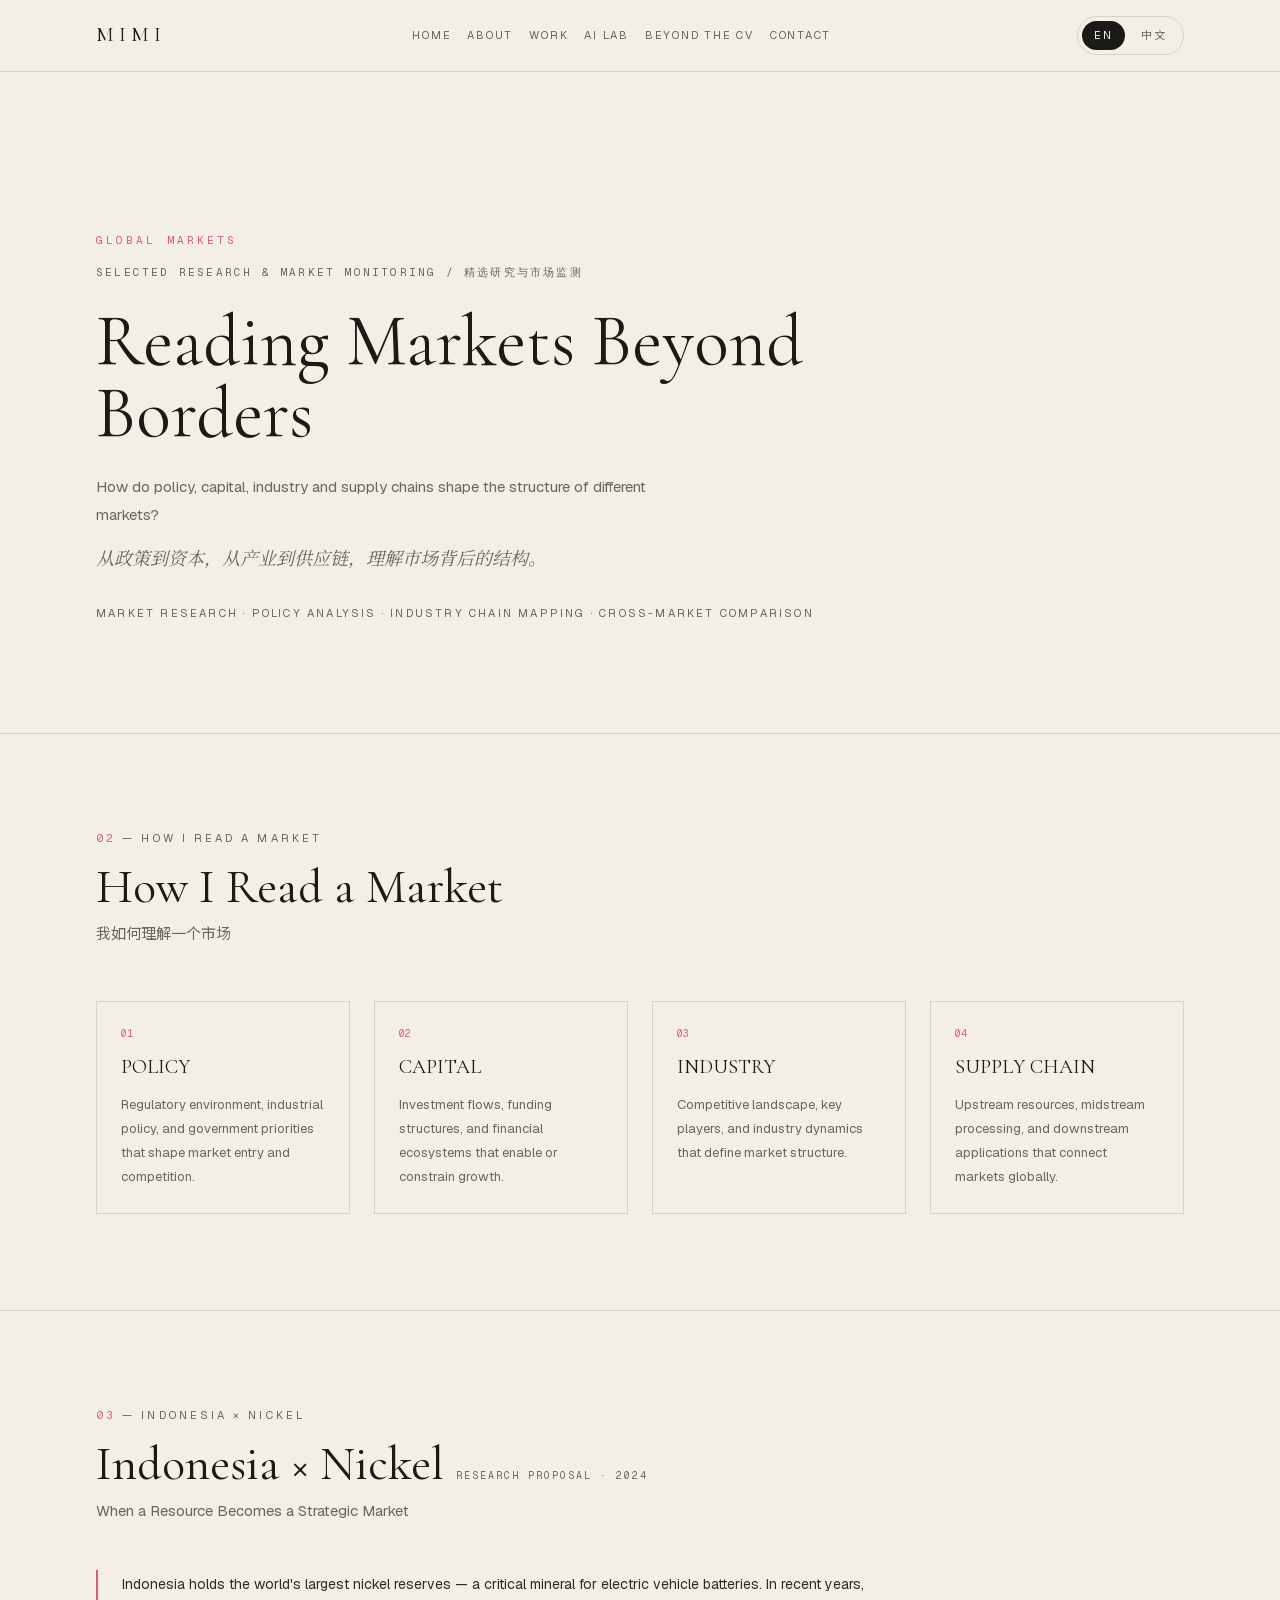
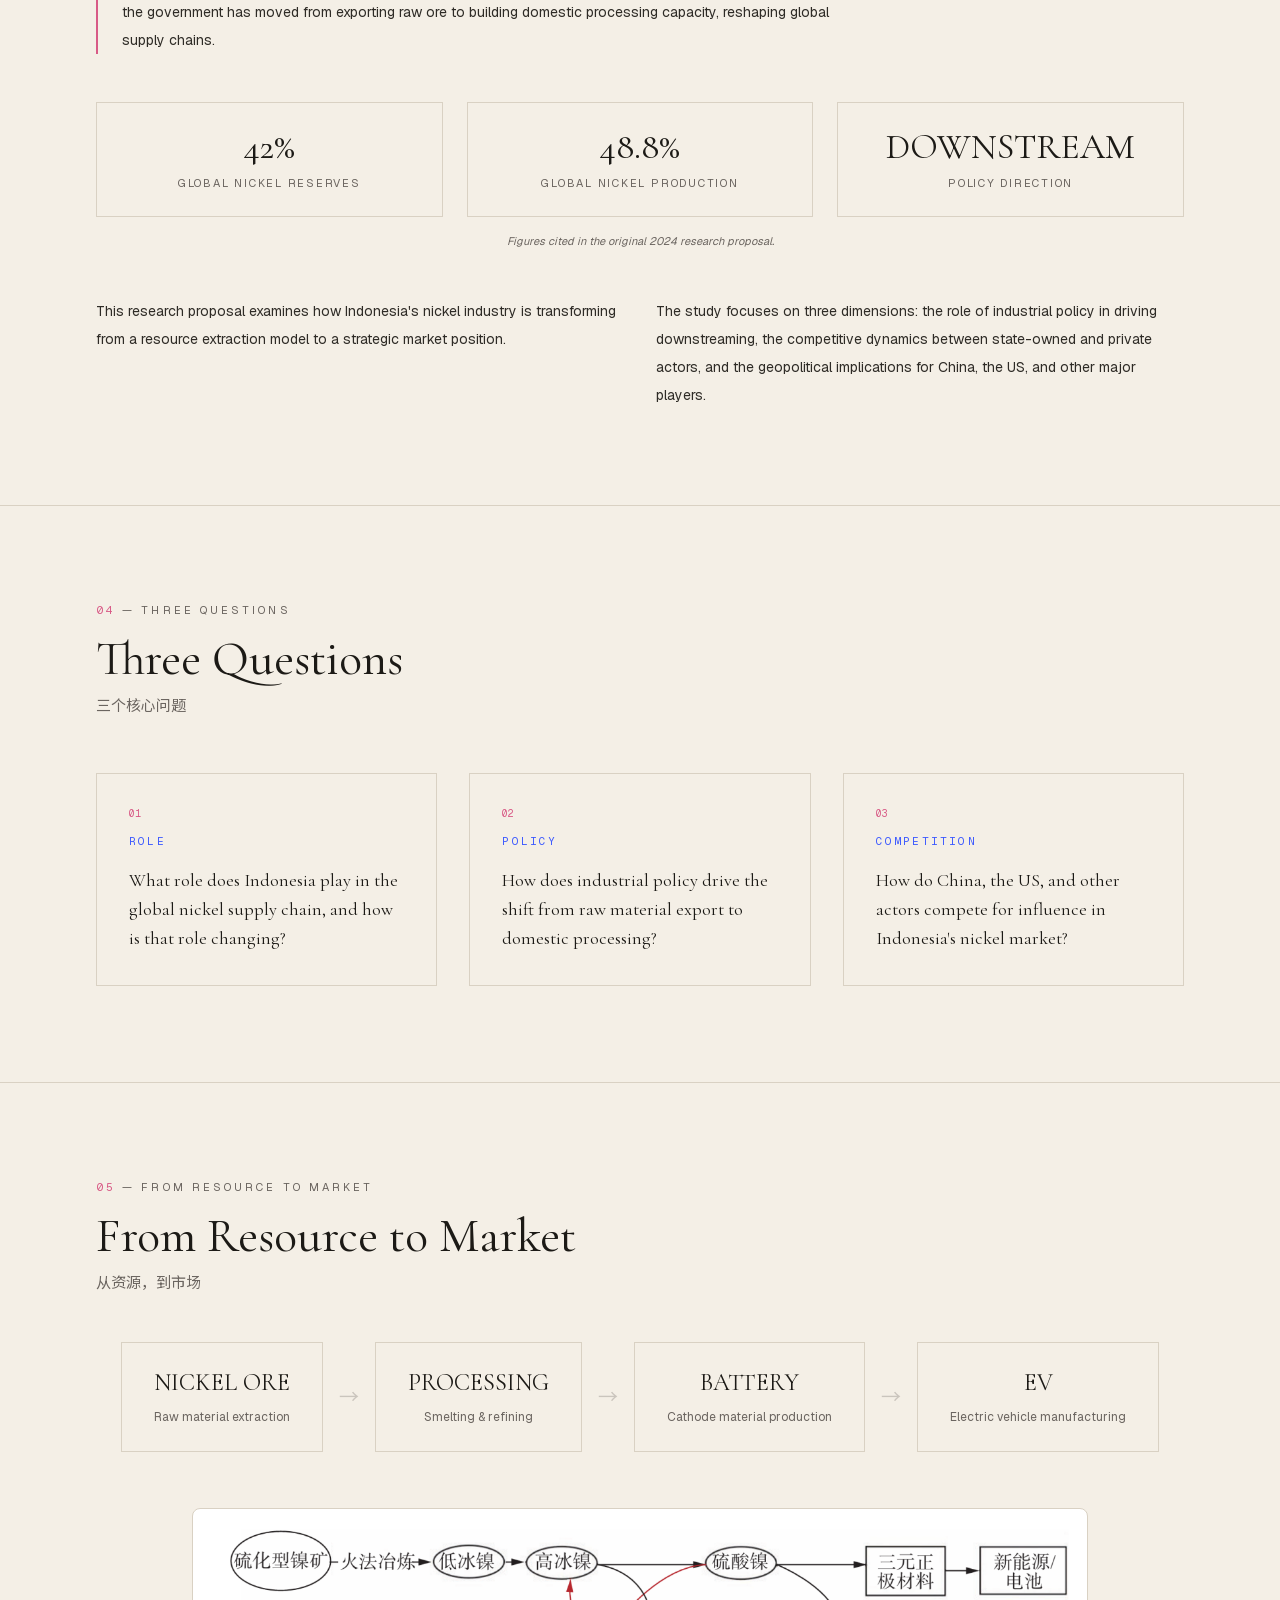
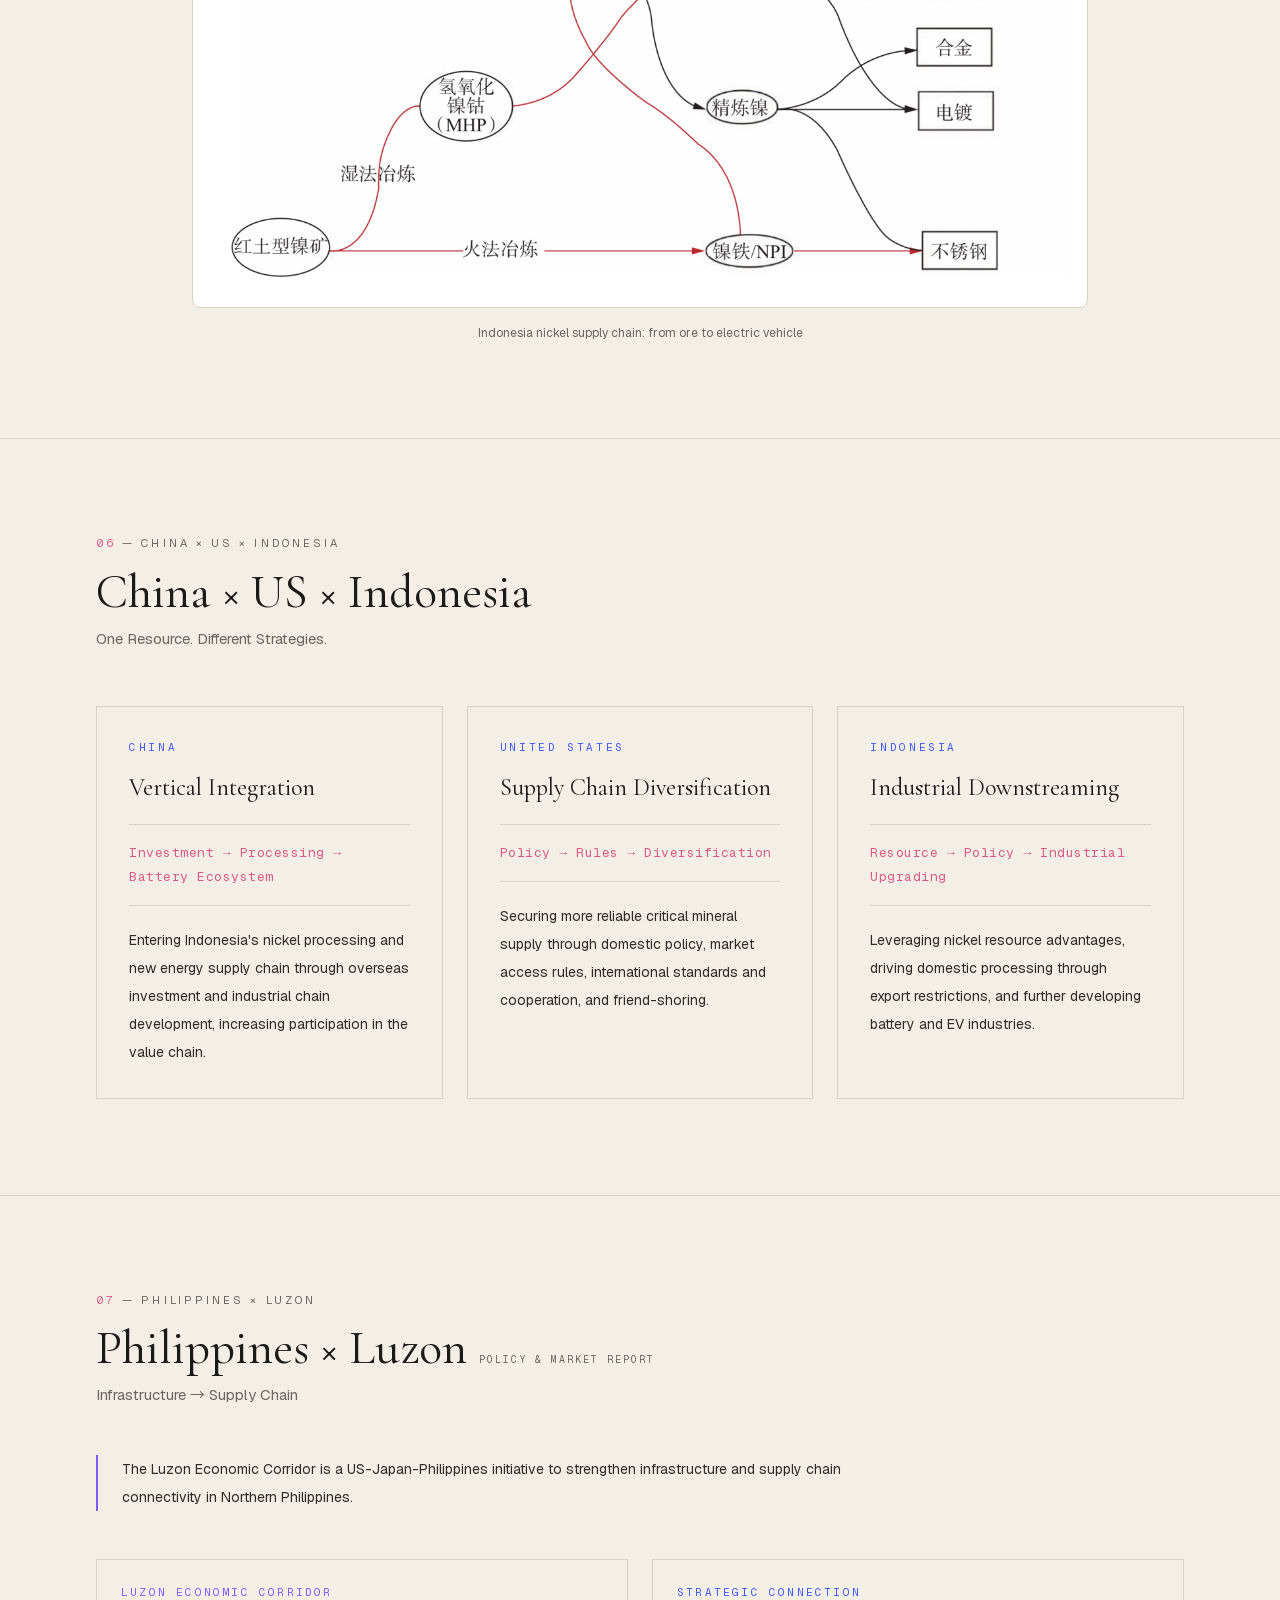
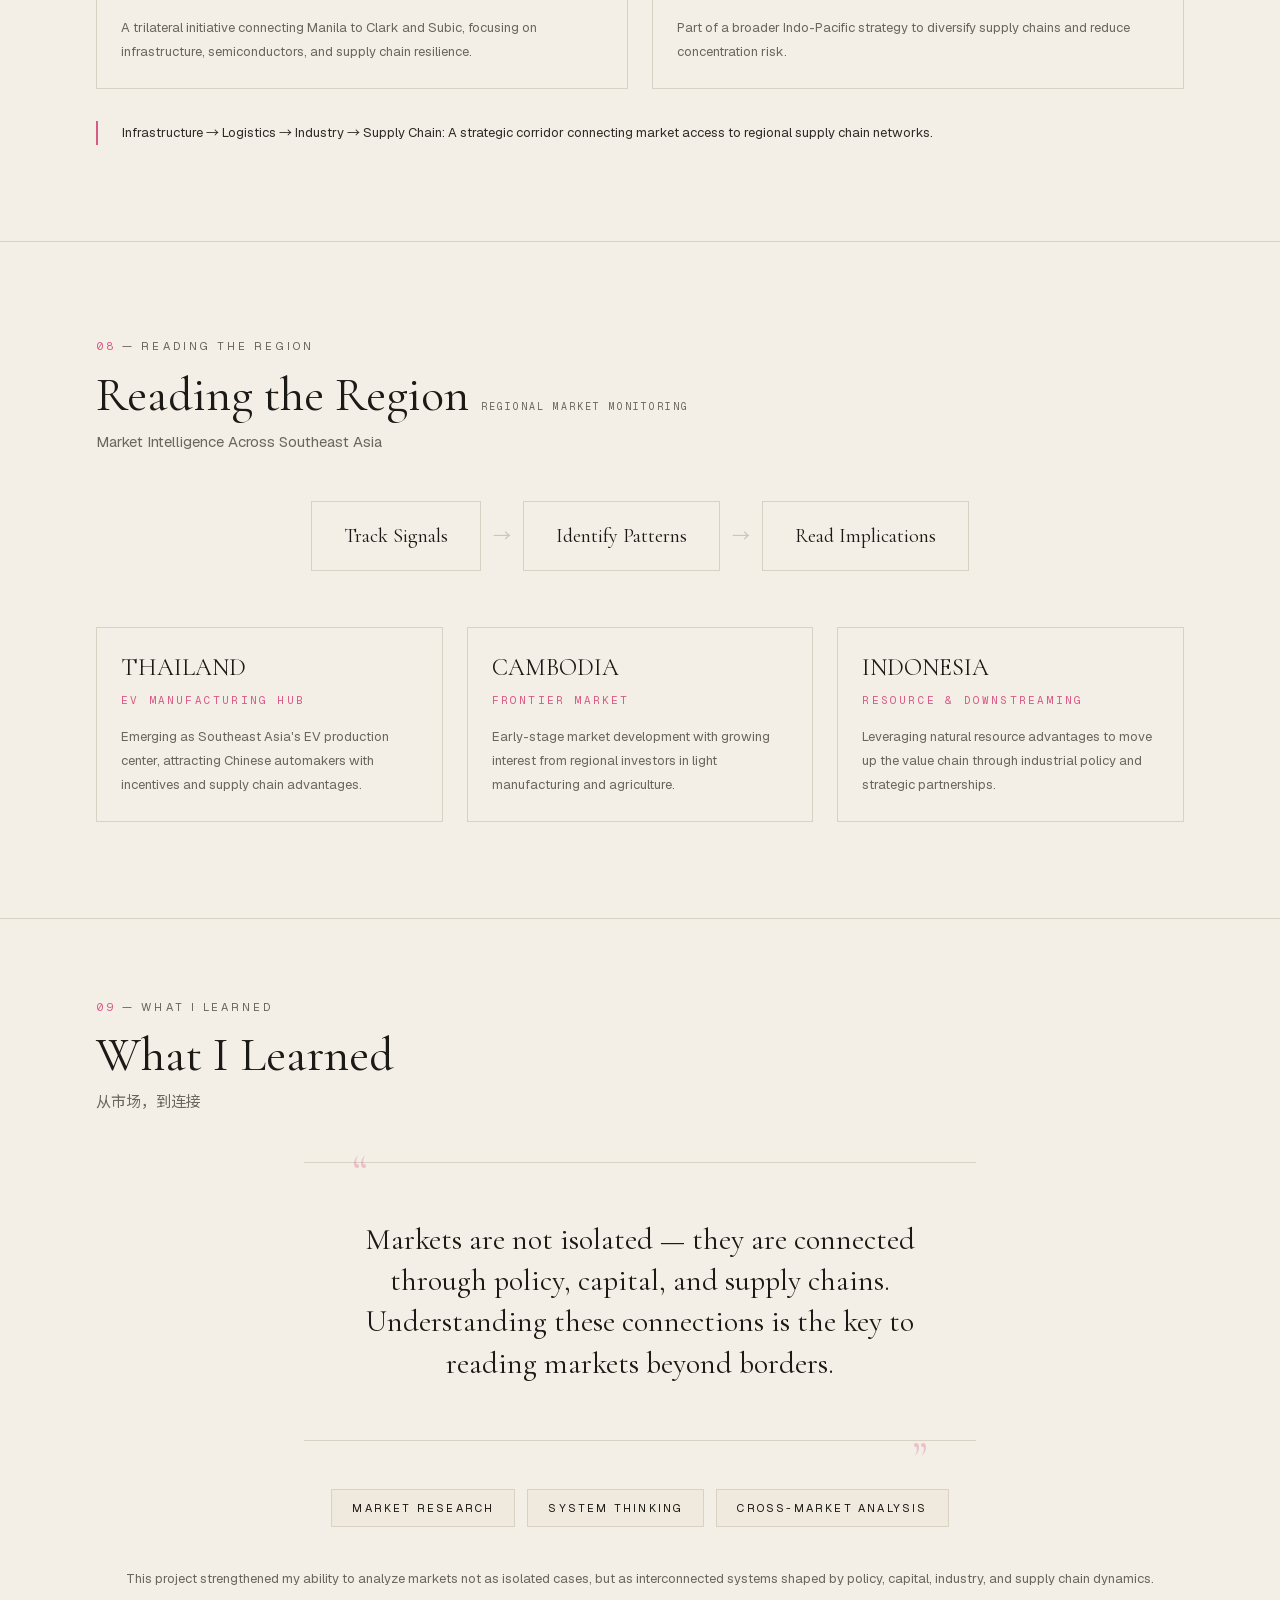
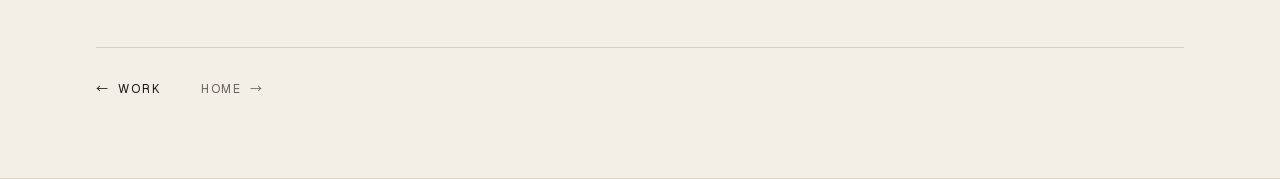
<file: work/global-markets.html>
<!DOCTYPE html><html lang="en" class="geist_a71539c9-module__T19VSG__variable geist_mono_8d43a2aa-module__8Li5zG__variable cormorant_garamond_7da28cef-module__Jr4ueW__variable noto_sans_sc_746c06b-module__S4j9jW__variable noto_serif_sc_d6edce8e-module__dW3XDG__variable h-full antialiased"><head><meta charSet="utf-8"/><meta name="viewport" content="width=device-width, initial-scale=1"/><link rel="preload" href="/_next/static/media/01e4147cff8141ee-s.p.3huc2loe0ie8a.woff2" as="font" crossorigin="" type="font/woff2"/><link rel="preload" href="/_next/static/media/797e433ab948586e-s.p.0r6juujl39pe6.woff2" as="font" crossorigin="" type="font/woff2"/><link rel="preload" href="/_next/static/media/8bd76523131fa0fc-s.p.1pvupmngxrt5z.woff2" as="font" crossorigin="" type="font/woff2"/><link rel="preload" href="/_next/static/media/caa3a2e1cccd8315-s.p.0wgildi0cnwt9.woff2" as="font" crossorigin="" type="font/woff2"/><link rel="preload" href="/_next/static/media/f112ed7f0b91582f-s.p.2xkduggpvd1-n.woff2" as="font" crossorigin="" type="font/woff2"/><link rel="preload" href="/_next/static/media/feb57b2dc8f29018-s.p.3qy4m29-cg3o4.woff2" as="font" crossorigin="" type="font/woff2"/><link rel="stylesheet" href="/_next/static/chunks/3ze90i9y0ck18.css" data-precedence="next"/><link rel="stylesheet" href="/_next/static/chunks/1--j7v1qqf_h3.css" data-precedence="next"/><link rel="stylesheet" href="/_next/static/chunks/07vmorw-5jrrl.css" data-precedence="next"/><link rel="stylesheet" href="/_next/static/chunks/1lxwjdqx2180-.css" data-precedence="next"/><link rel="preload" as="script" fetchPriority="low" href="/_next/static/chunks/22emux2du5j43.js"/><script src="/_next/static/chunks/1sc0ef6h9ucfl.js" async=""></script><script src="/_next/static/chunks/2a0jzbrod_qd7.js" async=""></script><script src="/_next/static/chunks/turbopack-081rij8l-awbx.js" async=""></script><script src="/_next/static/chunks/27-pwzew8z8yb.js" async=""></script><script src="/_next/static/chunks/1h169bo3j_lai.js" async=""></script><script src="/_next/static/chunks/21pls5j4keawd.js" async=""></script><title>GLOBAL MARKETS — Reading Markets Beyond Borders | MIMI</title><meta name="description" content="A cross-market research project exploring policy, capital, industry and supply chain structures across Asia."/><link rel="icon" href="/favicon.ico?favicon.2vob68tjqpejf.ico" sizes="256x256" type="image/x-icon"/><meta name="next-size-adjust" content=""/><script src="/_next/static/chunks/0cz1d0mv5g_q7.js" noModule=""></script></head><body class="min-h-full flex flex-col"><div hidden=""><!--$--><!--/$--></div><header class="sticky top-0 z-50 border-b border-[var(--line)] bg-[var(--ivory)]/90 backdrop-blur-md"><div class="mx-auto flex max-w-6xl items-center justify-between gap-4 px-5 py-4 md:px-8"><a class="font-serif text-xl tracking-[0.28em] text-[var(--ink)]" href="/#top">MIMI</a><nav class="hidden items-center gap-4 xl:flex" aria-label="Primary"><a class="text-[11px] tracking-[0.16em] text-[var(--stone)] uppercase transition-colors hover:text-[var(--ink)]" href="/#top">Home</a><a class="text-[11px] tracking-[0.16em] text-[var(--stone)] uppercase transition-colors hover:text-[var(--ink)]" href="/#journey">About</a><a class="text-[11px] tracking-[0.16em] text-[var(--stone)] uppercase transition-colors hover:text-[var(--ink)]" href="/#work">Work</a><a class="text-[11px] tracking-[0.16em] text-[var(--stone)] uppercase transition-colors hover:text-[var(--ink)]" href="/#ai">AI Lab</a><a class="text-[11px] tracking-[0.16em] text-[var(--stone)] uppercase transition-colors hover:text-[var(--ink)]" href="/#beyond">Beyond the CV</a><a class="text-[11px] tracking-[0.16em] text-[var(--stone)] uppercase transition-colors hover:text-[var(--ink)]" href="/#contact">Contact</a></nav><div class="flex items-center gap-3"><div class="inline-flex items-center gap-1 rounded-full border border-[var(--line)] bg-[var(--ivory)]/80 px-1 py-1 text-[11px] tracking-[0.18em] uppercase" role="group" aria-label="Language"><button type="button" aria-pressed="true" class="rounded-full px-3 py-1.5 transition-colors bg-[var(--ink)] text-[var(--ivory)]">EN</button><button type="button" aria-pressed="false" class="rounded-full px-3 py-1.5 transition-colors text-[var(--stone)] hover:text-[var(--ink)]">中文</button></div><button type="button" class="inline-flex h-10 w-10 items-center justify-center rounded-full border border-[var(--line)] text-[var(--ink)] xl:hidden" aria-expanded="false" aria-controls="mobile-nav"><span class="sr-only">Open menu</span><span aria-hidden="true" class="flex flex-col gap-1.5"><span class="block h-px w-4 bg-current transition-transform "></span><span class="block h-px w-4 bg-current transition-opacity "></span><span class="block h-px w-4 bg-current transition-transform "></span></span></button></div></div></header><main><section class="border-b border-[var(--line)]"><div class="mx-auto max-w-6xl px-5 pt-32 pb-20 md:px-8 md:pt-40 md:pb-28"><p class="font-mono text-[11px] tracking-[0.28em] text-[var(--accent-pink)] uppercase">GLOBAL MARKETS</p><p class="mt-4 font-mono text-[11px] tracking-[0.2em] text-[var(--stone)]">SELECTED RESEARCH &amp; MARKET MONITORING / 精选研究与市场监测</p><h1 class="mt-6 max-w-3xl font-serif text-5xl text-[var(--ink)] md:text-7xl">Reading Markets Beyond Borders</h1><p class="mt-6 max-w-xl text-[15px] leading-7 text-[var(--stone)]">How do policy, capital, industry and supply chains shape the structure of different markets?</p><p class="mt-4 max-w-xl font-serif text-lg text-[var(--stone)] italic">从政策到资本，从产业到供应链，理解市场背后的结构。</p><p class="mt-8 text-[11px] tracking-[0.2em] text-[var(--stone)] uppercase">Market Research · Policy Analysis · Industry Chain Mapping · Cross-market Comparison</p></div></section><section id="framework" class="scroll-mt-24 border-b border-[var(--line)]"><div class="mx-auto max-w-6xl px-5 py-16 md:px-8 md:py-24"><p class="text-[11px] tracking-[0.28em] text-[var(--stone)] uppercase"><span class="font-mono text-[var(--accent-pink)]">02</span> —<!-- --> <!-- -->How I Read a Market</p><h2 class="mt-4 max-w-2xl font-serif text-4xl text-[var(--ink)] md:text-5xl">How I Read a Market</h2><p class="mt-3 text-[15px] text-[var(--stone)]">我如何理解一个市场</p><div class="mt-14 grid gap-6 md:grid-cols-2 lg:grid-cols-4"><div class="border border-[var(--line)] bg-[var(--ivory)] p-6"><span class="block font-mono text-[10px] text-[var(--accent-pink)]">01</span><p class="mt-3 font-serif text-xl text-[var(--ink)]">POLICY</p><p class="mt-3 text-[13px] leading-6 text-[var(--stone)]">Regulatory environment, industrial policy, and government priorities that shape market entry and competition.</p></div><div class="border border-[var(--line)] bg-[var(--ivory)] p-6"><span class="block font-mono text-[10px] text-[var(--accent-pink)]">02</span><p class="mt-3 font-serif text-xl text-[var(--ink)]">CAPITAL</p><p class="mt-3 text-[13px] leading-6 text-[var(--stone)]">Investment flows, funding structures, and financial ecosystems that enable or constrain growth.</p></div><div class="border border-[var(--line)] bg-[var(--ivory)] p-6"><span class="block font-mono text-[10px] text-[var(--accent-pink)]">03</span><p class="mt-3 font-serif text-xl text-[var(--ink)]">INDUSTRY</p><p class="mt-3 text-[13px] leading-6 text-[var(--stone)]">Competitive landscape, key players, and industry dynamics that define market structure.</p></div><div class="border border-[var(--line)] bg-[var(--ivory)] p-6"><span class="block font-mono text-[10px] text-[var(--accent-pink)]">04</span><p class="mt-3 font-serif text-xl text-[var(--ink)]">SUPPLY CHAIN</p><p class="mt-3 text-[13px] leading-6 text-[var(--stone)]">Upstream resources, midstream processing, and downstream applications that connect markets globally.</p></div></div></div></section><section id="indonesia-nickel" class="scroll-mt-24 border-b border-[var(--line)]"><div class="mx-auto max-w-6xl px-5 py-16 md:px-8 md:py-24"><p class="text-[11px] tracking-[0.28em] text-[var(--stone)] uppercase"><span class="font-mono text-[var(--accent-pink)]">03</span> — Indonesia × Nickel</p><div class="mt-4 flex items-baseline gap-3"><h2 class="max-w-2xl font-serif text-4xl text-[var(--ink)] md:text-5xl">Indonesia × Nickel</h2><span class="font-mono text-[10px] tracking-[0.2em] text-[var(--stone)] uppercase">RESEARCH PROPOSAL · 2024</span></div><p class="mt-3 text-[15px] text-[var(--stone)]">When a Resource Becomes a Strategic Market</p><div class="mt-12 max-w-3xl border-l-2 border-[var(--accent-pink)] pl-6"><p class="text-[14px] leading-7 text-[var(--charcoal)]">Indonesia holds the world&#x27;s largest nickel reserves — a critical mineral for electric vehicle batteries. In recent years, the government has moved from exporting raw ore to building domestic processing capacity, reshaping global supply chains.</p></div><div class="mt-12 grid gap-6 md:grid-cols-3"><div class="border border-[var(--line)] bg-[var(--ivory)] p-6 text-center"><p class="font-serif text-3xl text-[var(--ink)] md:text-4xl">42%</p><p class="mt-2 text-[11px] tracking-[0.16em] text-[var(--stone)] uppercase">Global Nickel Reserves</p></div><div class="border border-[var(--line)] bg-[var(--ivory)] p-6 text-center"><p class="font-serif text-3xl text-[var(--ink)] md:text-4xl">48.8%</p><p class="mt-2 text-[11px] tracking-[0.16em] text-[var(--stone)] uppercase">Global Nickel Production</p></div><div class="border border-[var(--line)] bg-[var(--ivory)] p-6 text-center"><p class="font-serif text-3xl text-[var(--ink)] md:text-4xl">DOWNSTREAM</p><p class="mt-2 text-[11px] tracking-[0.16em] text-[var(--stone)] uppercase">Policy Direction</p></div></div><p class="mt-4 text-center text-[11px] italic text-[var(--stone)]">Figures cited in the original 2024 research proposal.</p><div class="mt-12 grid gap-8 md:grid-cols-2"><p class="text-[14px] leading-7 text-[var(--charcoal)]">This research proposal examines how Indonesia&#x27;s nickel industry is transforming from a resource extraction model to a strategic market position.</p><p class="text-[14px] leading-7 text-[var(--charcoal)]">The study focuses on three dimensions: the role of industrial policy in driving downstreaming, the competitive dynamics between state-owned and private actors, and the geopolitical implications for China, the US, and other major players.</p></div></div></section><section id="three-questions" class="scroll-mt-24 border-b border-[var(--line)]"><div class="mx-auto max-w-6xl px-5 py-16 md:px-8 md:py-24"><p class="text-[11px] tracking-[0.28em] text-[var(--stone)] uppercase"><span class="font-mono text-[var(--accent-pink)]">04</span> — Three Questions</p><h2 class="mt-4 max-w-2xl font-serif text-4xl text-[var(--ink)] md:text-5xl">Three Questions</h2><p class="mt-3 text-[15px] text-[var(--stone)]">三个核心问题</p><div class="mt-14 grid gap-8 md:grid-cols-3"><div class="border border-[var(--line)] bg-[var(--ivory)] p-6 md:p-8"><span class="block font-mono text-[10px] text-[var(--accent-pink)]">01</span><p class="mt-3 font-mono text-[11px] tracking-[0.2em] text-[var(--accent-blue)] uppercase">ROLE</p><p class="mt-4 font-serif text-lg leading-relaxed text-[var(--ink)]">What role does Indonesia play in the global nickel supply chain, and how is that role changing?</p></div><div class="border border-[var(--line)] bg-[var(--ivory)] p-6 md:p-8"><span class="block font-mono text-[10px] text-[var(--accent-pink)]">02</span><p class="mt-3 font-mono text-[11px] tracking-[0.2em] text-[var(--accent-blue)] uppercase">POLICY</p><p class="mt-4 font-serif text-lg leading-relaxed text-[var(--ink)]">How does industrial policy drive the shift from raw material export to domestic processing?</p></div><div class="border border-[var(--line)] bg-[var(--ivory)] p-6 md:p-8"><span class="block font-mono text-[10px] text-[var(--accent-pink)]">03</span><p class="mt-3 font-mono text-[11px] tracking-[0.2em] text-[var(--accent-blue)] uppercase">COMPETITION</p><p class="mt-4 font-serif text-lg leading-relaxed text-[var(--ink)]">How do China, the US, and other actors compete for influence in Indonesia&#x27;s nickel market?</p></div></div></div></section><section id="value-chain" class="scroll-mt-24 border-b border-[var(--line)]"><div class="mx-auto max-w-6xl px-5 py-16 md:px-8 md:py-24"><p class="text-[11px] tracking-[0.28em] text-[var(--stone)] uppercase"><span class="font-mono text-[var(--accent-pink)]">05</span> — From Resource to Market</p><h2 class="mt-4 max-w-2xl font-serif text-4xl text-[var(--ink)] md:text-5xl">From Resource to Market</h2><p class="mt-3 text-[15px] text-[var(--stone)]">从资源，到市场</p><div class="mt-12 flex flex-col items-center gap-0 md:flex-row md:justify-center md:gap-0"><div class="flex items-center"><div class="border border-[var(--line)] bg-[var(--ivory)] px-6 py-5 text-center md:px-8 md:py-6"><p class="font-serif text-xl text-[var(--ink)] md:text-2xl">NICKEL ORE</p><p class="mt-2 text-[12px] leading-5 text-[var(--stone)]">Raw material extraction</p></div><span aria-hidden="true" class="hidden text-[var(--stone)]/30 md:block md:px-4 md:text-xl">→</span><span aria-hidden="true" class="py-2 text-center text-[var(--stone)]/30 md:hidden">↓</span></div><div class="flex items-center"><div class="border border-[var(--line)] bg-[var(--ivory)] px-6 py-5 text-center md:px-8 md:py-6"><p class="font-serif text-xl text-[var(--ink)] md:text-2xl">PROCESSING</p><p class="mt-2 text-[12px] leading-5 text-[var(--stone)]">Smelting &amp; refining</p></div><span aria-hidden="true" class="hidden text-[var(--stone)]/30 md:block md:px-4 md:text-xl">→</span><span aria-hidden="true" class="py-2 text-center text-[var(--stone)]/30 md:hidden">↓</span></div><div class="flex items-center"><div class="border border-[var(--line)] bg-[var(--ivory)] px-6 py-5 text-center md:px-8 md:py-6"><p class="font-serif text-xl text-[var(--ink)] md:text-2xl">BATTERY</p><p class="mt-2 text-[12px] leading-5 text-[var(--stone)]">Cathode material production</p></div><span aria-hidden="true" class="hidden text-[var(--stone)]/30 md:block md:px-4 md:text-xl">→</span><span aria-hidden="true" class="py-2 text-center text-[var(--stone)]/30 md:hidden">↓</span></div><div class="flex items-center"><div class="border border-[var(--line)] bg-[var(--ivory)] px-6 py-5 text-center md:px-8 md:py-6"><p class="font-serif text-xl text-[var(--ink)] md:text-2xl">EV</p><p class="mt-2 text-[12px] leading-5 text-[var(--stone)]">Electric vehicle manufacturing</p></div></div></div><div class="mt-14 flex justify-center"><div class="w-full max-w-4xl"><div class="flex min-h-[300px] items-center justify-center overflow-hidden rounded-lg border border-[var(--line)] bg-white md:min-h-[400px]"><img alt="Indonesia nickel supply chain: from ore to electric vehicle" loading="lazy" width="1200" height="600" decoding="async" data-nimg="1" class="max-h-[400px] max-w-full object-contain md:max-h-[500px]" style="color:transparent" src="/images/cases/global-markets/indonesia-nickel-supply-chain.png"/></div><p class="mt-4 text-center text-[12px] text-[var(--stone)]">Indonesia nickel supply chain: from ore to electric vehicle</p></div></div></div></section><section id="comparison" class="scroll-mt-24 border-b border-[var(--line)]"><div class="mx-auto max-w-6xl px-5 py-16 md:px-8 md:py-24"><p class="text-[11px] tracking-[0.28em] text-[var(--stone)] uppercase"><span class="font-mono text-[var(--accent-pink)]">06</span> — China × US × Indonesia</p><h2 class="mt-4 max-w-2xl font-serif text-4xl text-[var(--ink)] md:text-5xl">China × US × Indonesia</h2><p class="mt-3 text-[15px] text-[var(--stone)]">One Resource. Different Strategies.</p><div class="mt-14 grid gap-6 md:grid-cols-3"><div class="flex flex-col border border-[var(--line)] bg-[var(--ivory)] p-6 md:p-8"><p class="font-mono text-[11px] tracking-[0.24em] text-[var(--accent-blue)] uppercase">CHINA</p><p class="mt-4 font-serif text-2xl text-[var(--ink)]">Vertical Integration</p><div class="mt-5 border-y border-[var(--line)] py-4"><p class="font-mono text-[13px] leading-6 tracking-[0.04em] text-[var(--accent-pink)]">Investment → Processing → Battery Ecosystem</p></div><p class="mt-5 flex-grow text-[14px] leading-7 text-[var(--charcoal)]">Entering Indonesia&#x27;s nickel processing and new energy supply chain through overseas investment and industrial chain development, increasing participation in the value chain.</p></div><div class="flex flex-col border border-[var(--line)] bg-[var(--ivory)] p-6 md:p-8"><p class="font-mono text-[11px] tracking-[0.24em] text-[var(--accent-blue)] uppercase">UNITED STATES</p><p class="mt-4 font-serif text-2xl text-[var(--ink)]">Supply Chain Diversification</p><div class="mt-5 border-y border-[var(--line)] py-4"><p class="font-mono text-[13px] leading-6 tracking-[0.04em] text-[var(--accent-pink)]">Policy → Rules → Diversification</p></div><p class="mt-5 flex-grow text-[14px] leading-7 text-[var(--charcoal)]">Securing more reliable critical mineral supply through domestic policy, market access rules, international standards and cooperation, and friend-shoring.</p></div><div class="flex flex-col border border-[var(--line)] bg-[var(--ivory)] p-6 md:p-8"><p class="font-mono text-[11px] tracking-[0.24em] text-[var(--accent-blue)] uppercase">INDONESIA</p><p class="mt-4 font-serif text-2xl text-[var(--ink)]">Industrial Downstreaming</p><div class="mt-5 border-y border-[var(--line)] py-4"><p class="font-mono text-[13px] leading-6 tracking-[0.04em] text-[var(--accent-pink)]">Resource → Policy → Industrial Upgrading</p></div><p class="mt-5 flex-grow text-[14px] leading-7 text-[var(--charcoal)]">Leveraging nickel resource advantages, driving domestic processing through export restrictions, and further developing battery and EV industries.</p></div></div></div></section><section id="philippines-luzon" class="scroll-mt-24 border-b border-[var(--line)]"><div class="mx-auto max-w-6xl px-5 py-16 md:px-8 md:py-24"><p class="text-[11px] tracking-[0.28em] text-[var(--stone)] uppercase"><span class="font-mono text-[var(--accent-pink)]">07</span> — Philippines × Luzon</p><div class="mt-4 flex items-baseline gap-3"><h2 class="max-w-2xl font-serif text-4xl text-[var(--ink)] md:text-5xl">Philippines × Luzon</h2><span class="font-mono text-[10px] tracking-[0.2em] text-[var(--stone)] uppercase">POLICY &amp; MARKET REPORT</span></div><p class="mt-3 text-[15px] text-[var(--stone)]">Infrastructure → Supply Chain</p><div class="mt-12 max-w-3xl border-l-2 border-[var(--accent-purple)] pl-6"><p class="text-[14px] leading-7 text-[var(--charcoal)]">The Luzon Economic Corridor is a US-Japan-Philippines initiative to strengthen infrastructure and supply chain connectivity in Northern Philippines.</p></div><div class="mt-12 grid gap-6 md:grid-cols-2"><div class="border border-[var(--line)] bg-[var(--ivory)] p-6"><p class="font-mono text-[11px] tracking-[0.2em] text-[var(--accent-purple)] uppercase">LUZON ECONOMIC CORRIDOR</p><p class="mt-4 text-[13px] leading-6 text-[var(--stone)]">A trilateral initiative connecting Manila to Clark and Subic, focusing on infrastructure, semiconductors, and supply chain resilience.</p></div><div class="border border-[var(--line)] bg-[var(--ivory)] p-6"><p class="font-mono text-[11px] tracking-[0.2em] text-[var(--accent-blue)] uppercase">STRATEGIC CONNECTION</p><p class="mt-4 text-[13px] leading-6 text-[var(--stone)]">Part of a broader Indo-Pacific strategy to diversify supply chains and reduce concentration risk.</p></div></div><div class="mt-8 border-l-2 border-[var(--accent-pink)] pl-6"><p class="text-[13px] leading-6 text-[var(--charcoal)]">Infrastructure → Logistics → Industry → Supply Chain: A strategic corridor connecting market access to regional supply chain networks.</p></div></div></section><section id="region" class="scroll-mt-24 border-b border-[var(--line)]"><div class="mx-auto max-w-6xl px-5 py-16 md:px-8 md:py-24"><p class="text-[11px] tracking-[0.28em] text-[var(--stone)] uppercase"><span class="font-mono text-[var(--accent-pink)]">08</span> — Reading the Region</p><div class="mt-4 flex items-baseline gap-3"><h2 class="max-w-2xl font-serif text-4xl text-[var(--ink)] md:text-5xl">Reading the Region</h2><span class="font-mono text-[10px] tracking-[0.2em] text-[var(--stone)] uppercase">REGIONAL MARKET MONITORING</span></div><p class="mt-3 text-[15px] text-[var(--stone)]">Market Intelligence Across Southeast Asia</p><div class="mt-12 flex flex-col items-center gap-0 md:flex-row md:justify-center md:gap-0"><div class="flex items-center"><div class="border border-[var(--line)] bg-[var(--ivory)] px-6 py-4 text-center md:px-8 md:py-5"><p class="font-serif text-lg text-[var(--ink)] md:text-xl">Track Signals</p></div><span aria-hidden="true" class="hidden text-[var(--stone)]/30 md:block md:px-3 md:text-lg">→</span><span aria-hidden="true" class="py-2 text-center text-[var(--stone)]/30 md:hidden">↓</span></div><div class="flex items-center"><div class="border border-[var(--line)] bg-[var(--ivory)] px-6 py-4 text-center md:px-8 md:py-5"><p class="font-serif text-lg text-[var(--ink)] md:text-xl">Identify Patterns</p></div><span aria-hidden="true" class="hidden text-[var(--stone)]/30 md:block md:px-3 md:text-lg">→</span><span aria-hidden="true" class="py-2 text-center text-[var(--stone)]/30 md:hidden">↓</span></div><div class="flex items-center"><div class="border border-[var(--line)] bg-[var(--ivory)] px-6 py-4 text-center md:px-8 md:py-5"><p class="font-serif text-lg text-[var(--ink)] md:text-xl">Read Implications</p></div></div></div><div class="mt-14 grid gap-6 md:grid-cols-3"><div class="border border-[var(--line)] bg-[var(--ivory)] p-6"><p class="font-serif text-2xl text-[var(--ink)]">THAILAND</p><p class="mt-2 font-mono text-[11px] tracking-[0.2em] text-[var(--accent-pink)] uppercase">EV Manufacturing Hub</p><p class="mt-4 text-[13px] leading-6 text-[var(--stone)]">Emerging as Southeast Asia&#x27;s EV production center, attracting Chinese automakers with incentives and supply chain advantages.</p></div><div class="border border-[var(--line)] bg-[var(--ivory)] p-6"><p class="font-serif text-2xl text-[var(--ink)]">CAMBODIA</p><p class="mt-2 font-mono text-[11px] tracking-[0.2em] text-[var(--accent-pink)] uppercase">Frontier Market</p><p class="mt-4 text-[13px] leading-6 text-[var(--stone)]">Early-stage market development with growing interest from regional investors in light manufacturing and agriculture.</p></div><div class="border border-[var(--line)] bg-[var(--ivory)] p-6"><p class="font-serif text-2xl text-[var(--ink)]">INDONESIA</p><p class="mt-2 font-mono text-[11px] tracking-[0.2em] text-[var(--accent-pink)] uppercase">Resource &amp; Downstreaming</p><p class="mt-4 text-[13px] leading-6 text-[var(--stone)]">Leveraging natural resource advantages to move up the value chain through industrial policy and strategic partnerships.</p></div></div></div></section><section id="insight" class="scroll-mt-24 border-b border-[var(--line)]"><div class="mx-auto max-w-6xl px-5 py-16 md:px-8 md:py-20"><p class="text-[11px] tracking-[0.28em] text-[var(--stone)] uppercase"><span class="font-mono text-[var(--accent-pink)]">09</span> — What I Learned</p><h2 class="mt-4 max-w-2xl font-serif text-4xl text-[var(--ink)] md:text-5xl">What I Learned</h2><p class="mt-3 text-[15px] text-[var(--stone)]">从市场，到连接</p><div class="mt-12 flex justify-center"><blockquote class="relative max-w-2xl border-y border-[var(--line)] px-6 py-10 text-center md:px-12 md:py-14"><span aria-hidden="true" class="absolute -top-4 left-6 font-serif text-5xl leading-none text-[var(--accent-pink)]/30 md:left-12">“</span><p class="font-serif text-2xl leading-snug text-[var(--ink)] md:text-3xl md:leading-snug">Markets are not isolated — they are connected through policy, capital, and supply chains. Understanding these connections is the key to reading markets beyond borders.</p><span aria-hidden="true" class="absolute -bottom-6 right-6 rotate-180 font-serif text-5xl leading-none text-[var(--accent-pink)]/30 md:right-12">“</span></blockquote></div><div class="mt-12 flex flex-wrap justify-center gap-3"><span class="border border-[var(--line)] bg-[var(--ivory-2)]/50 px-5 py-2.5 text-[11px] tracking-[0.2em] text-[var(--ink)] uppercase">MARKET RESEARCH</span><span class="border border-[var(--line)] bg-[var(--ivory-2)]/50 px-5 py-2.5 text-[11px] tracking-[0.2em] text-[var(--ink)] uppercase">SYSTEM THINKING</span><span class="border border-[var(--line)] bg-[var(--ivory-2)]/50 px-5 py-2.5 text-[11px] tracking-[0.2em] text-[var(--ink)] uppercase">CROSS-MARKET ANALYSIS</span></div><p class="mt-10 text-center text-[13px] leading-6 text-[var(--stone)]">This project strengthened my ability to analyze markets not as isolated cases, but as interconnected systems shaped by policy, capital, industry, and supply chain dynamics.</p><div class="mt-14 flex flex-wrap items-center gap-x-10 gap-y-4 border-t border-[var(--line)] pt-8"><a class="group inline-flex items-center gap-2 text-[12px] tracking-[0.16em] text-[var(--ink)] uppercase" href="/#work"><span class="transition-transform group-hover:-translate-x-1">←</span>Work</a><a class="group inline-flex items-center gap-2 text-[12px] tracking-[0.16em] text-[var(--stone)] uppercase transition-colors hover:text-[var(--ink)]" href="/#top">Home<span class="transition-transform group-hover:translate-x-1">→</span></a></div></div></section></main><!--$--><!--/$--><script src="/_next/static/chunks/22emux2du5j43.js" id="_R_" async=""></script><script>(self.__next_f=self.__next_f||[]).push([0])</script><script>self.__next_f.push([1,"1:\"$Sreact.fragment\"\n2:I[96923,[\"/_next/static/chunks/27-pwzew8z8yb.js\"],\"Providers\"]\n3:I[39756,[\"/_next/static/chunks/27-pwzew8z8yb.js\"],\"default\"]\n4:I[37457,[\"/_next/static/chunks/27-pwzew8z8yb.js\"],\"default\"]\n5:I[11290,[\"/_next/static/chunks/27-pwzew8z8yb.js\",\"/_next/static/chunks/1h169bo3j_lai.js\",\"/_next/static/chunks/21pls5j4keawd.js\"],\"GlobalMarketsPage\"]\n6:I[97367,[\"/_next/static/chunks/27-pwzew8z8yb.js\"],\"OutletBoundary\"]\n7:\"$Sreact.suspense\"\na:I[97367,[\"/_next/static/chunks/27-pwzew8z8yb.js\"],\"ViewportBoundary\"]\nc:I[97367,[\"/_next/static/chunks/27-pwzew8z8yb.js\"],\"MetadataBoundary\"]\ne:I[68027,[\"/_next/static/chunks/27-pwzew8z8yb.js\"],\"default\",1]\n:HL[\"/_next/static/chunks/3ze90i9y0ck18.css\",\"style\"]\n:HL[\"/_next/static/chunks/1--j7v1qqf_h3.css\",\"style\"]\n:HL[\"/_next/static/chunks/07vmorw-5jrrl.css\",\"style\"]\n:HL[\"/_next/static/chunks/1lxwjdqx2180-.css\",\"style\"]\n:HL[\"/_next/static/media/01e4147cff8141ee-s.p.3huc2loe0ie8a.woff2\",\"font\",{\"crossOrigin\":\"\",\"type\":\"font/woff2\"}]\n:HL[\"/_next/static/media/797e433ab948586e-s.p.0r6juujl39pe6.woff2\",\"font\",{\"crossOrigin\":\"\",\"type\":\"font/woff2\"}]\n:HL[\"/_next/static/media/8bd76523131fa0fc-s.p.1pvupmngxrt5z.woff2\",\"font\",{\"crossOrigin\":\"\",\"type\":\"font/woff2\"}]\n:HL[\"/_next/static/media/caa3a2e1cccd8315-s.p.0wgildi0cnwt9.woff2\",\"font\",{\"crossOrigin\":\"\",\"type\":\"font/woff2\"}]\n:HL[\"/_next/static/media/f112ed7f0b91582f-s.p.2xkduggpvd1-n.woff2\",\"font\",{\"crossOrigin\":\"\",\"type\":\"font/woff2\"}]\n:HL[\"/_next/static/media/feb57b2dc8f29018-s.p.3qy4m29-cg3o4.woff2\",\"font\",{\"crossOrigin\":\"\",\"type\":\"font/woff2\"}]\n9:X\n0:{\"P\":null,\"c\":[\"\",\"work\",\"global-markets\"],\"q\":\"\",\"i\":false,\"f\":[[[\"\",{\"children\":[\"work\",{\"children\":[\"global-markets\",{\"children\":[\"__PAGE__\",{},\"$undefined\",\"$undefined\",4608]},\"$undefined\",\"$undefined\",4608]},\"$undefined\",\"$undefined\",4608]},\"$undefined\",\"$undefined\",4624],[[\"$\",\"$1\",\"c\",{\"children\":[[[\"$\",\"link\",\"0\",{\"rel\":\"stylesheet\",\"href\":\"/_next/static/chunks/3ze90i9y0ck18.css\",\"precedence\":\"next\",\"crossOrigin\":\"$undefined\",\"nonce\":\"$undefined\"}],[\"$\",\"link\",\"1\",{\"rel\":\"stylesheet\",\"href\":\"/_next/static/chunks/1--j7v1qqf_h3.css\",\"precedence\":\"next\",\"crossOrigin\":\"$undefined\",\"nonce\":\"$undefined\"}],[\"$\",\"link\",\"2\",{\"rel\":\"stylesheet\",\"href\":\"/_next/static/chunks/07vmorw-5jrrl.css\",\"precedence\":\"next\",\"crossOrigin\":\"$undefined\",\"nonce\":\"$undefined\"}],[\"$\",\"link\",\"3\",{\"rel\":\"stylesheet\",\"href\":\"/_next/static/chunks/1lxwjdqx2180-.css\",\"precedence\":\"next\",\"crossOrigin\":\"$undefined\",\"nonce\":\"$undefined\"}],[\"$\",\"script\",\"script-0\",{\"src\":\"/_next/static/chunks/27-pwzew8z8yb.js\",\"async\":true,\"nonce\":\"$undefined\"}]],[\"$\",\"html\",null,{\"lang\":\"en\",\"className\":\"geist_a71539c9-module__T19VSG__variable geist_mono_8d43a2aa-module__8Li5zG__variable cormorant_garamond_7da28cef-module__Jr4ueW__variable noto_sans_sc_746c06b-module__S4j9jW__variable noto_serif_sc_d6edce8e-module__dW3XDG__variable h-full antialiased\",\"children\":[\"$\",\"body\",null,{\"className\":\"min-h-full flex flex-col\",\"children\":[\"$\",\"$L2\",null,{\"children\":[\"$\",\"$L3\",null,{\"parallelRouterKey\":\"children\",\"error\":\"$undefined\",\"errorStyles\":\"$undefined\",\"errorScripts\":\"$undefined\",\"template\":[\"$\",\"$L4\",null,{}],\"templateStyles\":\"$undefined\",\"templateScripts\":\"$undefined\",\"notFound\":[[[\"$\",\"title\",null,{\"children\":\"404: This page could not be found.\"}],[\"$\",\"div\",null,{\"style\":{\"fontFamily\":\"system-ui,\\\"Segoe UI\\\",Roboto,Helvetica,Arial,sans-serif,\\\"Apple Color Emoji\\\",\\\"Segoe UI Emoji\\\"\",\"height\":\"100vh\",\"textAlign\":\"center\",\"display\":\"flex\",\"flexDirection\":\"column\",\"alignItems\":\"center\",\"justifyContent\":\"center\"},\"children\":[\"$\",\"div\",null,{\"children\":[[\"$\",\"style\",null,{\"dangerouslySetInnerHTML\":{\"__html\":\"body{color:#000;background:#fff;margin:0}.next-error-h1{border-right:1px solid rgba(0,0,0,.3)}@media (prefers-color-scheme:dark){body{color:#fff;background:#000}.next-error-h1{border-right:1px solid rgba(255,255,255,.3)}}\"}}],[\"$\",\"h1\",null,{\"className\":\"next-error-h1\",\"style\":{\"display\":\"inline-block\",\"margin\":\"0 20px 0 0\",\"padding\":\"0 23px 0 0\",\"fontSize\":24,\"fontWeight\":500,\"verticalAlign\":\"top\",\"lineHeight\":\"49px\"},\"children\":404}],[\"$\",\"div\",null,{\"style\":{\"display\":\"inline-block\"},\"children\":[\"$\",\"h2\",null,{\"style\":{\"fontSize\":14,\"fontWeight\":400,\"lineHeight\":\"49px\",\"margin\":0},\"children\":\"This page could not be found.\"}]}]]}]}]],[]],\"forbidden\":\"$undefined\",\"unauthorized\":\"$undefined\"}]}]}]}]]}],{\"children\":[[\"$\",\"$1\",\"c\",{\"children\":[null,[\"$\",\"$L3\",null,{\"parallelRouterKey\":\"children\",\"error\":\"$undefined\",\"errorStyles\":\"$undefined\",\"errorScripts\":\"$undefined\",\"template\":[\"$\",\"$L4\",null,{}],\"templateStyles\":\"$undefined\",\"templateScripts\":\"$undefined\",\"notFound\":\"$undefined\",\"forbidden\":\"$undefined\",\"unauthorized\":\"$undefined\"}]]}],{\"children\":[[\"$\",\"$1\",\"c\",{\"children\":[null,[\"$\",\"$L3\",null,{\"parallelRouterKey\":\"children\",\"error\":\"$undefined\",\"errorStyles\":\"$undefined\",\"errorScripts\":\"$undefined\",\"template\":[\"$\",\"$L4\",null,{}],\"templateStyles\":\"$undefined\",\"templateScripts\":\"$undefined\",\"notFound\":\"$undefined\",\"forbidden\":\"$undefined\",\"unauthorized\":\"$undefined\"}]]}],{\"children\":[[\"$\",\"$1\",\"c\",{\"children\":[[\"$\",\"$L5\",null,{}],[[\"$\",\"script\",\"script-0\",{\"src\":\"/_next/static/chunks/1h169bo3j_lai.js\",\"async\":true,\"nonce\":\"$undefined\"}],[\"$\",\"script\",\"script-1\",{\"src\":\"/_next/static/chunks/21pls5j4keawd.js\",\"async\":true,\"nonce\":\"$undefined\"}]],[\"$\",\"$L6\",null,{\"children\":[\"$\",\"$7\",null,{\"name\":\"Next.MetadataOutlet\",\"children\":\"$@8\"}]}]]}],{},null,false,null]},null,false,\"$9\"]},null,false,\"$9\"]},null,false,null],[\"$\",\"$1\",\"h\",{\"children\":[null,[\"$\",\"$La\",null,{\"children\":\"$Lb\"}],[\"$\",\"div\",null,{\"hidden\":true,\"children\":[\"$\",\"$Lc\",null,{\"children\":[\"$\",\"$7\",null,{\"name\":\"Next.Metadata\",\"children\":\"$Ld\"}]}]}],[\"$\",\"meta\",null,{\"name\":\"next-size-adjust\",\"content\":\"\"}]]}],false]],\"m\":\"$undefined\",\"G\":[\"$e\",[[\"$\",\"link\",\"0\",{\"rel\":\"stylesheet\",\"href\":\"/_next/static/chunks/3ze90i9y0ck18.css\",\"precedence\":\"next\",\"crossOrigin\":\"$undefined\",\"nonce\":\"$undefined\"}],[\"$\",\"link\",\"1\",{\"rel\":\"stylesheet\",\"href\":\"/_next/static/chunks/1--j7v1qqf_h3.css\",\"precedence\":\"next\",\"crossOrigin\":\"$undefined\",\"nonce\":\"$undefined\"}],[\"$\",\"link\",\"2\",{\"rel\":\"stylesheet\",\"href\":\"/_next/static/chunks/07vmorw-5jrrl.css\",\"precedence\":\"next\",\"crossOrigin\":\"$undefined\",\"nonce\":\"$undefined\"}],[\"$\",\"link\",\"3\",{\"rel\":\"stylesheet\",\"href\":\"/_next/static/chunks/1lxwjdqx2180-.css\",\"precedence\":\"next\",\"crossOrigin\":\"$undefined\",\"nonce\":\"$undefined\"}]]],\"S\":true,\"h\":null,\"r\":\"$undefined\",\"s\":\"$undefined\",\"a\":\"$undefined\",\"l\":\"$undefined\",\"p\":\"$undefined\",\"d\":\"$undefined\",\"b\":\"mD3Ze1iO2rnYltZc0ERbr\"}\n9:C\nb:[[\"$\",\"meta\",\"0\",{\"charSet\":\"utf-8\"}],[\"$\",\"meta\",\"1\",{\"name\":\"viewport\",\"content\":\"width=device-width, initial-scale=1\"}]]\nf:I[27201,[\"/_next/static/chunks/27-pwzew8z8yb.js\"],\"IconMark\"]\n8:null\nd:[[\"$\",\"title\",\"0\",{\"children\":\"GLOBAL MARKETS — Reading Markets Beyond Borders | MIMI\"}],[\"$\",\"meta\",\"1\",{\"name\":\"description\",\"content\":\"A cross-market research project exploring policy, capital, industry and supply chain structures across Asia.\"}],[\"$\",\"link\",\"2\",{\"rel\":\"icon\",\"href\":\"/favicon.ico?favicon.2vob68tjqpejf.ico\",\"sizes\":\"256x256\",\"type\":\"image/x-icon\"}],[\"$\",\"$Lf\",\"3\",{}]]\n"])</script></body></html>
</file>
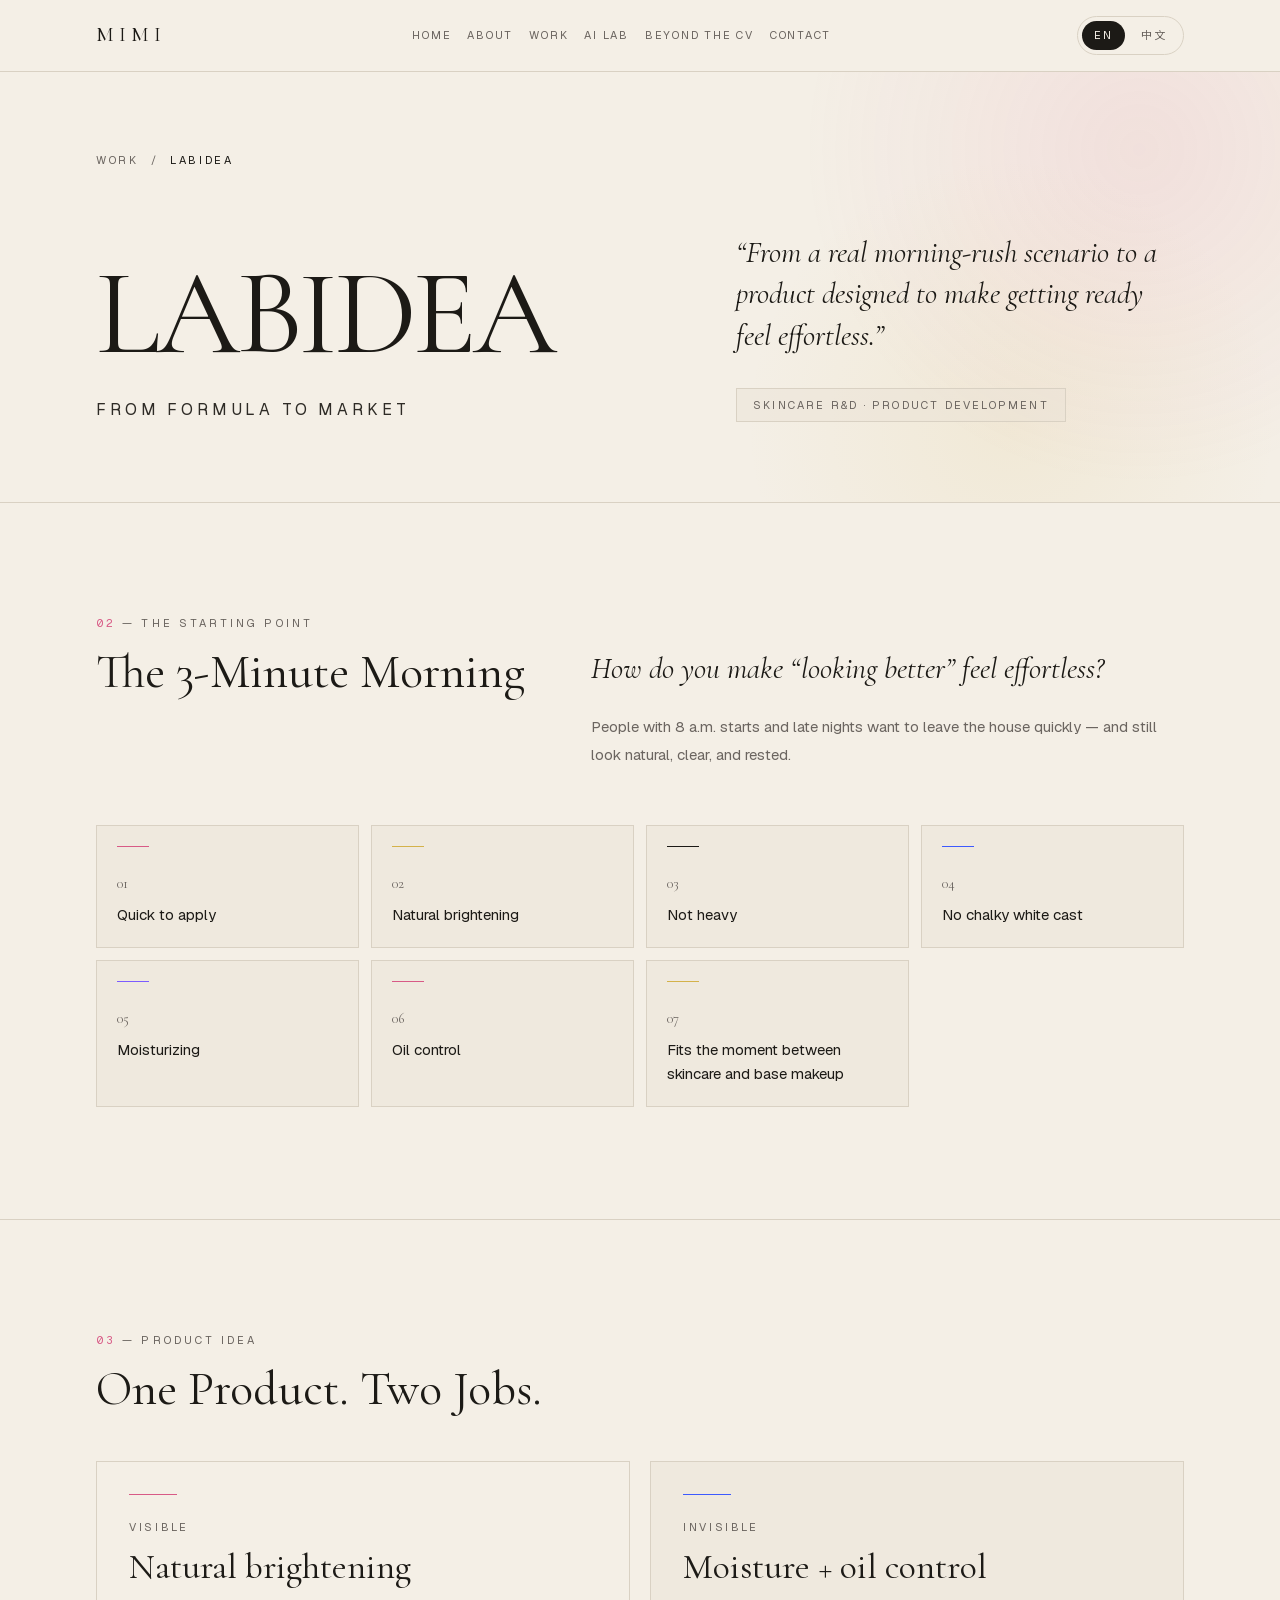
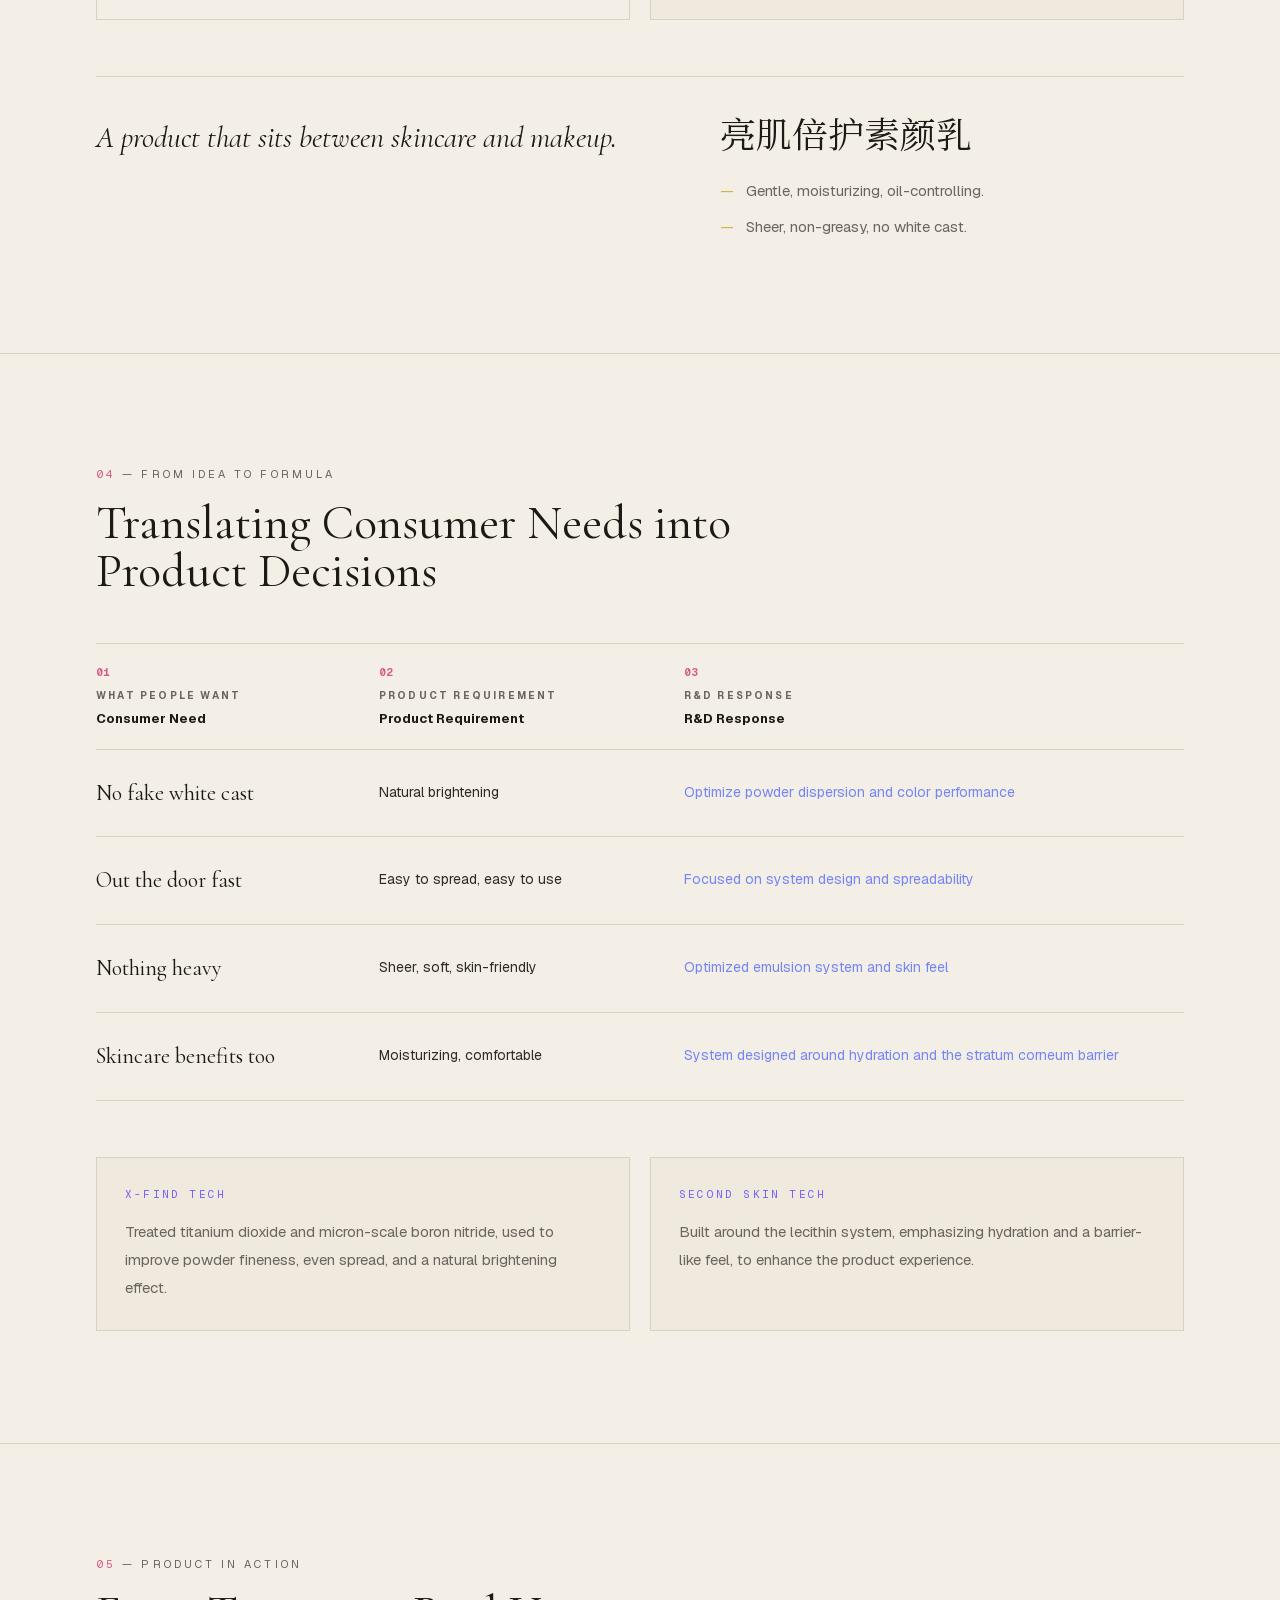
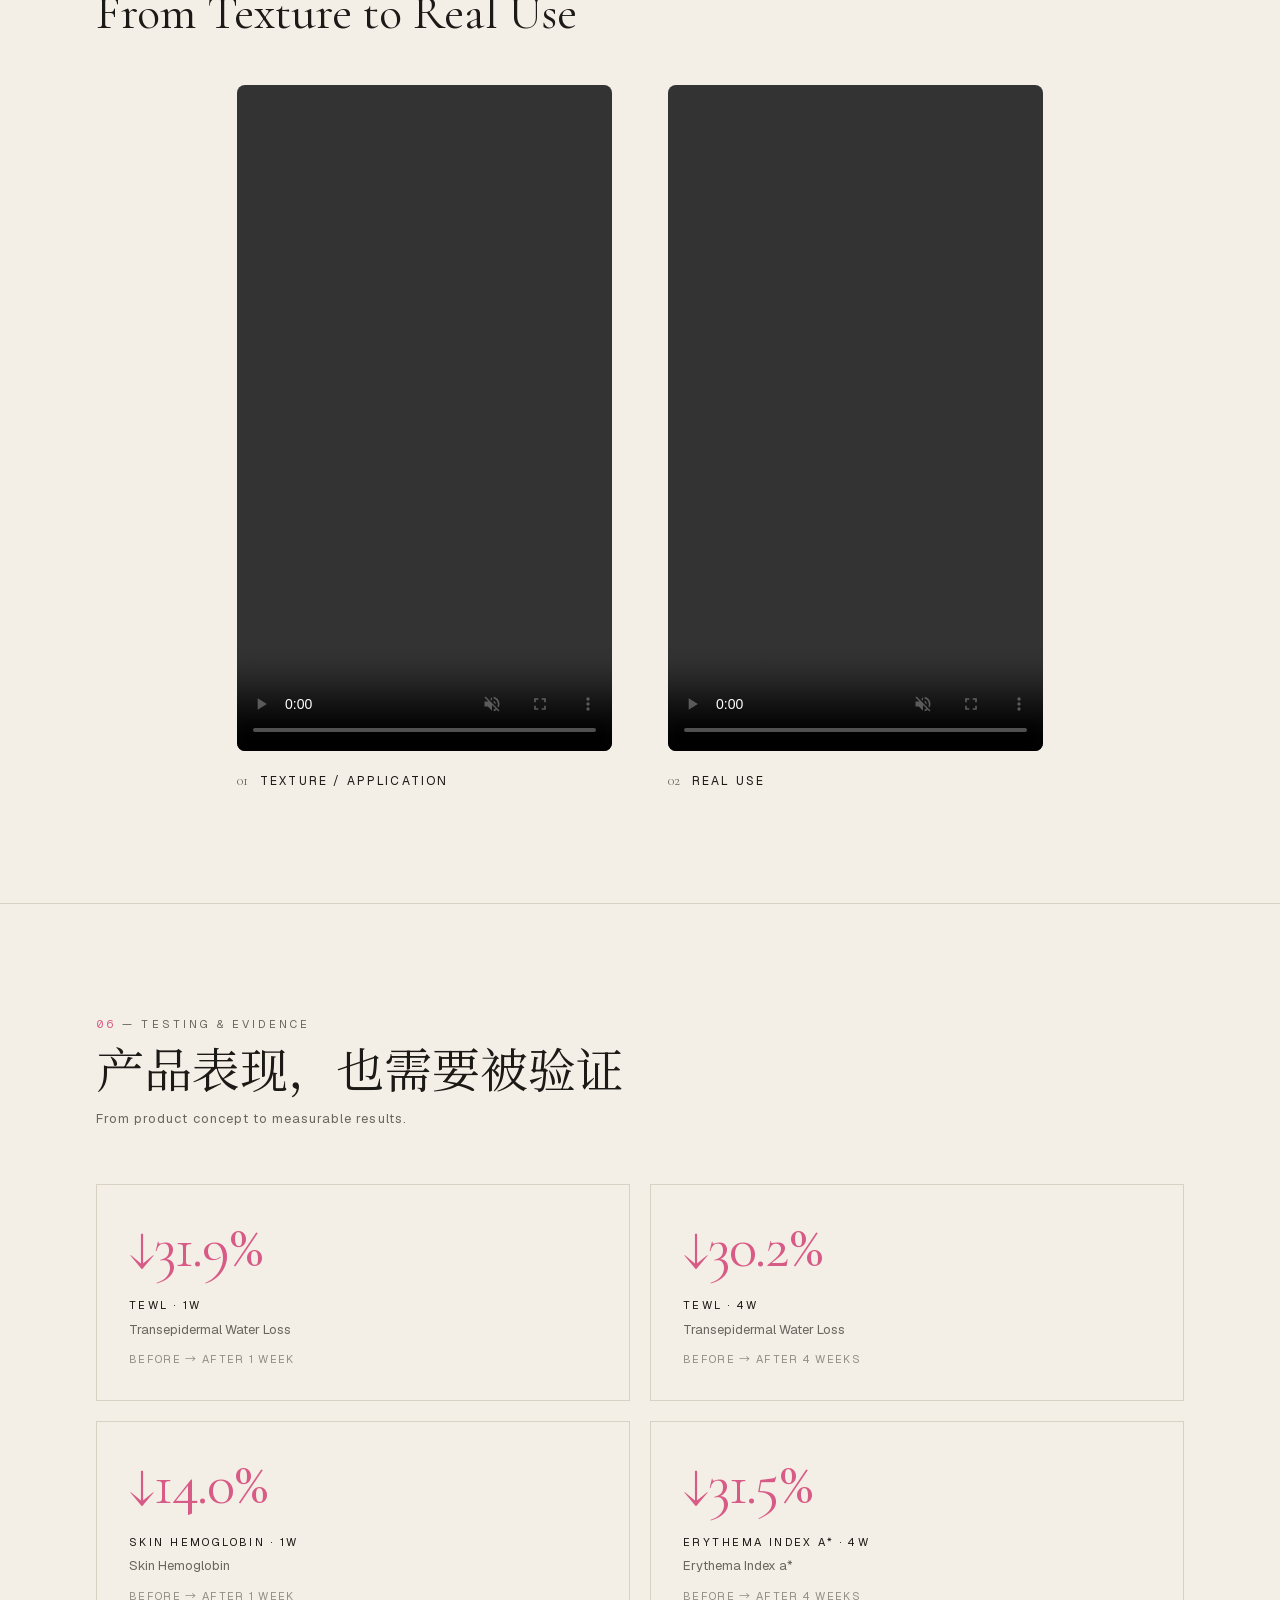
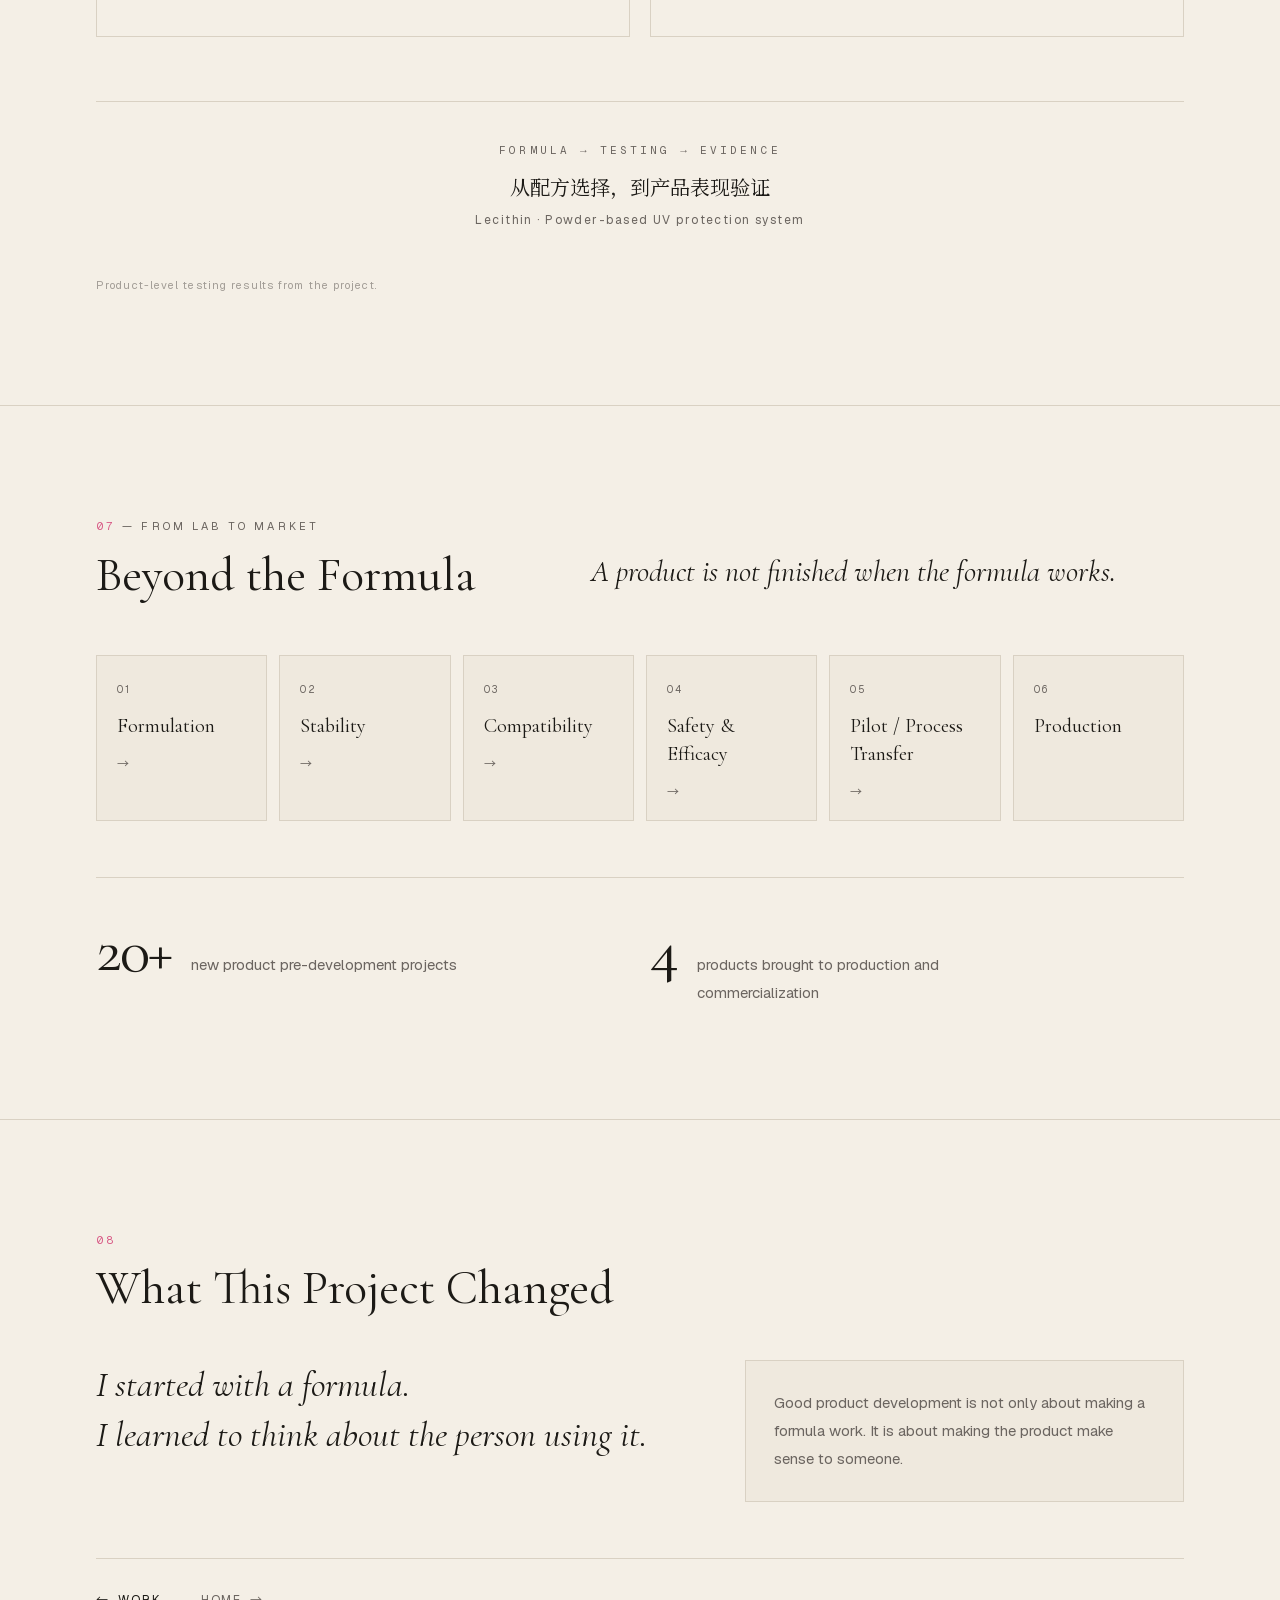
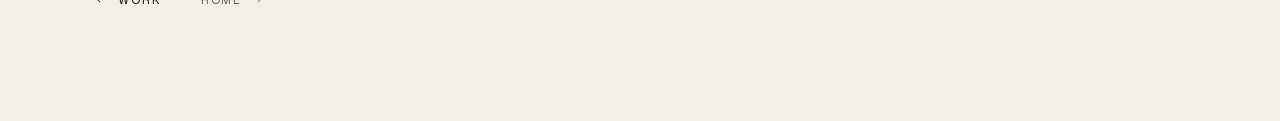
<file: work/labidea.html>
<!DOCTYPE html><html lang="en" class="geist_a71539c9-module__T19VSG__variable geist_mono_8d43a2aa-module__8Li5zG__variable cormorant_garamond_7da28cef-module__Jr4ueW__variable noto_sans_sc_746c06b-module__S4j9jW__variable noto_serif_sc_d6edce8e-module__dW3XDG__variable h-full antialiased"><head><meta charSet="utf-8"/><meta name="viewport" content="width=device-width, initial-scale=1"/><link rel="preload" href="/_next/static/media/01e4147cff8141ee-s.p.3huc2loe0ie8a.woff2" as="font" crossorigin="" type="font/woff2"/><link rel="preload" href="/_next/static/media/797e433ab948586e-s.p.0r6juujl39pe6.woff2" as="font" crossorigin="" type="font/woff2"/><link rel="preload" href="/_next/static/media/8bd76523131fa0fc-s.p.1pvupmngxrt5z.woff2" as="font" crossorigin="" type="font/woff2"/><link rel="preload" href="/_next/static/media/caa3a2e1cccd8315-s.p.0wgildi0cnwt9.woff2" as="font" crossorigin="" type="font/woff2"/><link rel="preload" href="/_next/static/media/f112ed7f0b91582f-s.p.2xkduggpvd1-n.woff2" as="font" crossorigin="" type="font/woff2"/><link rel="preload" href="/_next/static/media/feb57b2dc8f29018-s.p.3qy4m29-cg3o4.woff2" as="font" crossorigin="" type="font/woff2"/><link rel="stylesheet" href="/_next/static/chunks/3ze90i9y0ck18.css" data-precedence="next"/><link rel="stylesheet" href="/_next/static/chunks/1--j7v1qqf_h3.css" data-precedence="next"/><link rel="stylesheet" href="/_next/static/chunks/07vmorw-5jrrl.css" data-precedence="next"/><link rel="stylesheet" href="/_next/static/chunks/1lxwjdqx2180-.css" data-precedence="next"/><link rel="preload" as="script" fetchPriority="low" href="/_next/static/chunks/22emux2du5j43.js"/><script src="/_next/static/chunks/1sc0ef6h9ucfl.js" async=""></script><script src="/_next/static/chunks/2a0jzbrod_qd7.js" async=""></script><script src="/_next/static/chunks/turbopack-081rij8l-awbx.js" async=""></script><script src="/_next/static/chunks/27-pwzew8z8yb.js" async=""></script><script src="/_next/static/chunks/2arpt7we-iuay.js" async=""></script><title>LABIDEA — From Formula to Market | MIMI</title><meta name="description" content="From a real morning-rush scenario to a product designed to make getting ready feel effortless."/><link rel="icon" href="/favicon.ico?favicon.2vob68tjqpejf.ico" sizes="256x256" type="image/x-icon"/><meta name="next-size-adjust" content=""/><script src="/_next/static/chunks/0cz1d0mv5g_q7.js" noModule=""></script></head><body class="min-h-full flex flex-col"><div hidden=""><!--$--><!--/$--></div><header class="sticky top-0 z-50 border-b border-[var(--line)] bg-[var(--ivory)]/90 backdrop-blur-md"><div class="mx-auto flex max-w-6xl items-center justify-between gap-4 px-5 py-4 md:px-8"><a class="font-serif text-xl tracking-[0.28em] text-[var(--ink)]" href="/#top">MIMI</a><nav class="hidden items-center gap-4 xl:flex" aria-label="Primary"><a class="text-[11px] tracking-[0.16em] text-[var(--stone)] uppercase transition-colors hover:text-[var(--ink)]" href="/#top">Home</a><a class="text-[11px] tracking-[0.16em] text-[var(--stone)] uppercase transition-colors hover:text-[var(--ink)]" href="/#journey">About</a><a class="text-[11px] tracking-[0.16em] text-[var(--stone)] uppercase transition-colors hover:text-[var(--ink)]" href="/#work">Work</a><a class="text-[11px] tracking-[0.16em] text-[var(--stone)] uppercase transition-colors hover:text-[var(--ink)]" href="/#ai">AI Lab</a><a class="text-[11px] tracking-[0.16em] text-[var(--stone)] uppercase transition-colors hover:text-[var(--ink)]" href="/#beyond">Beyond the CV</a><a class="text-[11px] tracking-[0.16em] text-[var(--stone)] uppercase transition-colors hover:text-[var(--ink)]" href="/#contact">Contact</a></nav><div class="flex items-center gap-3"><div class="inline-flex items-center gap-1 rounded-full border border-[var(--line)] bg-[var(--ivory)]/80 px-1 py-1 text-[11px] tracking-[0.18em] uppercase" role="group" aria-label="Language"><button type="button" aria-pressed="true" class="rounded-full px-3 py-1.5 transition-colors bg-[var(--ink)] text-[var(--ivory)]">EN</button><button type="button" aria-pressed="false" class="rounded-full px-3 py-1.5 transition-colors text-[var(--stone)] hover:text-[var(--ink)]">中文</button></div><button type="button" class="inline-flex h-10 w-10 items-center justify-center rounded-full border border-[var(--line)] text-[var(--ink)] xl:hidden" aria-expanded="false" aria-controls="mobile-nav"><span class="sr-only">Open menu</span><span aria-hidden="true" class="flex flex-col gap-1.5"><span class="block h-px w-4 bg-current transition-transform "></span><span class="block h-px w-4 bg-current transition-opacity "></span><span class="block h-px w-4 bg-current transition-transform "></span></span></button></div></div></header><main><section id="top" class="relative overflow-hidden border-b border-[var(--line)]"><div aria-hidden="true" class="pointer-events-none absolute inset-y-0 right-0 w-1/2 bg-[radial-gradient(circle_at_78%_18%,rgba(216,90,134,0.1),transparent_55%),radial-gradient(circle_at_58%_82%,rgba(212,178,74,0.1),transparent_52%)]"></div><div class="relative mx-auto max-w-6xl px-5 py-14 md:px-8 md:py-20"><nav aria-label="Breadcrumb" class="flex items-center gap-3 text-[11px] tracking-[0.24em] uppercase"><a class="text-[var(--stone)] transition-colors hover:text-[var(--ink)]" href="/#work">Work</a><span aria-hidden="true" class="text-[var(--stone)]">/</span><span class="text-[var(--ink)]">LABIDEA</span></nav><div class="mt-12 grid gap-10 xl:mt-16 xl:grid-cols-[1.1fr_0.9fr] xl:items-end"><div><h1 class="font-serif text-[clamp(3.75rem,11vw,7.5rem)] leading-[0.88] tracking-[-0.035em] text-[var(--ink)]">LABIDEA</h1><p class="mt-8 text-sm tracking-[0.2em] text-[var(--charcoal)] uppercase md:text-base md:tracking-[0.24em]">From Formula to Market</p></div><div class="max-w-md xl:justify-self-end"><p class="font-serif text-2xl leading-snug text-[var(--ink)] italic md:text-3xl">“<!-- -->From a real morning-rush scenario to a product designed to make getting ready feel effortless.<!-- -->”</p><p class="mt-8 inline-block border border-[var(--line)] bg-[var(--ivory-2)]/50 px-4 py-2 text-[11px] tracking-[0.2em] text-[var(--stone)] uppercase">Skincare R&amp;D · Product Development</p></div></div></div></section><section id="starting-point" class="scroll-mt-24 border-b border-[var(--line)]"><div class="mx-auto max-w-6xl px-5 py-20 md:px-8 md:py-28"><p class="text-[11px] tracking-[0.28em] text-[var(--stone)] uppercase"><span class="font-mono text-[var(--accent-pink)]">02</span> —<!-- --> <!-- -->The Starting Point</p><div class="mt-4 grid gap-8 xl:grid-cols-[0.85fr_1.15fr] xl:gap-14"><h2 class="font-serif text-4xl text-[var(--ink)] md:text-5xl">The 3-Minute Morning</h2><div><p class="font-serif text-2xl leading-snug text-[var(--ink)] italic md:text-3xl">How do you make “looking better” feel effortless?</p><p class="mt-6 max-w-xl text-[15px] leading-7 text-[var(--stone)]">People with 8 a.m. starts and late nights want to leave the house quickly — and still look natural, clear, and rested.</p></div></div><ul class="mt-14 grid gap-3 sm:grid-cols-2 xl:grid-cols-4"><li class="border border-[var(--line)] bg-[var(--ivory-2)]/50 p-5"><span aria-hidden="true" class="mb-6 block h-px w-8" style="background:var(--accent-pink)"></span><span class="font-serif text-sm text-[var(--stone)]">01</span><p class="mt-2 text-[15px] leading-6 text-[var(--ink)]">Quick to apply</p></li><li class="border border-[var(--line)] bg-[var(--ivory-2)]/50 p-5"><span aria-hidden="true" class="mb-6 block h-px w-8" style="background:var(--accent-yellow)"></span><span class="font-serif text-sm text-[var(--stone)]">02</span><p class="mt-2 text-[15px] leading-6 text-[var(--ink)]">Natural brightening</p></li><li class="border border-[var(--line)] bg-[var(--ivory-2)]/50 p-5"><span aria-hidden="true" class="mb-6 block h-px w-8" style="background:var(--ink)"></span><span class="font-serif text-sm text-[var(--stone)]">03</span><p class="mt-2 text-[15px] leading-6 text-[var(--ink)]">Not heavy</p></li><li class="border border-[var(--line)] bg-[var(--ivory-2)]/50 p-5"><span aria-hidden="true" class="mb-6 block h-px w-8" style="background:var(--accent-blue)"></span><span class="font-serif text-sm text-[var(--stone)]">04</span><p class="mt-2 text-[15px] leading-6 text-[var(--ink)]">No chalky white cast</p></li><li class="border border-[var(--line)] bg-[var(--ivory-2)]/50 p-5"><span aria-hidden="true" class="mb-6 block h-px w-8" style="background:var(--accent-purple)"></span><span class="font-serif text-sm text-[var(--stone)]">05</span><p class="mt-2 text-[15px] leading-6 text-[var(--ink)]">Moisturizing</p></li><li class="border border-[var(--line)] bg-[var(--ivory-2)]/50 p-5"><span aria-hidden="true" class="mb-6 block h-px w-8" style="background:var(--accent-pink)"></span><span class="font-serif text-sm text-[var(--stone)]">06</span><p class="mt-2 text-[15px] leading-6 text-[var(--ink)]">Oil control</p></li><li class="border border-[var(--line)] bg-[var(--ivory-2)]/50 p-5"><span aria-hidden="true" class="mb-6 block h-px w-8" style="background:var(--accent-yellow)"></span><span class="font-serif text-sm text-[var(--stone)]">07</span><p class="mt-2 text-[15px] leading-6 text-[var(--ink)]">Fits the moment between skincare and base makeup</p></li></ul></div></section><section id="product-idea" class="scroll-mt-24 border-b border-[var(--line)]"><div class="mx-auto max-w-6xl px-5 py-20 md:px-8 md:py-28"><p class="text-[11px] tracking-[0.28em] text-[var(--stone)] uppercase"><span class="font-mono text-[var(--accent-pink)]">03</span> —<!-- --> <!-- -->Product Idea</p><h2 class="mt-4 max-w-xl font-serif text-4xl text-[var(--ink)] md:text-5xl">One Product. Two Jobs.</h2><div class="mt-12 grid gap-5 md:grid-cols-2"><article class="border border-[var(--line)] bg-[var(--ivory)] p-6 md:p-8"><span aria-hidden="true" class="block h-px w-12 bg-[var(--accent-pink)]"></span><p class="mt-6 text-[11px] tracking-[0.24em] text-[var(--stone)] uppercase">Visible</p><h3 class="mt-3 font-serif text-3xl text-[var(--ink)] md:text-4xl">Natural brightening</h3></article><article class="border border-[var(--line)] bg-[var(--ivory-2)]/50 p-6 md:p-8"><span aria-hidden="true" class="block h-px w-12 bg-[var(--accent-blue)]"></span><p class="mt-6 text-[11px] tracking-[0.24em] text-[var(--stone)] uppercase">Invisible</p><h3 class="mt-3 font-serif text-3xl text-[var(--ink)] md:text-4xl">Moisture + oil control</h3></article></div><div class="mt-14 grid gap-8 border-t border-[var(--line)] pt-10 xl:grid-cols-[1.1fr_0.9fr] xl:gap-14"><p class="font-serif text-2xl leading-snug text-[var(--ink)] italic md:text-3xl">A product that sits between skincare and makeup.</p><div><p class="font-serif text-3xl text-[var(--ink)] md:text-4xl">亮肌倍护素颜乳</p><ul class="mt-5 space-y-2"><li class="flex gap-3 text-[15px] leading-7 text-[var(--stone)]"><span aria-hidden="true" class="text-[var(--accent-yellow)]">—</span>Gentle, moisturizing, oil-controlling.</li><li class="flex gap-3 text-[15px] leading-7 text-[var(--stone)]"><span aria-hidden="true" class="text-[var(--accent-yellow)]">—</span>Sheer, non-greasy, no white cast.</li></ul></div></div></div></section><section id="idea-to-formula" class="scroll-mt-24 border-b border-[var(--line)]"><div class="mx-auto max-w-6xl px-5 py-20 md:px-8 md:py-28"><p class="text-[11px] tracking-[0.28em] text-[var(--stone)] uppercase"><span class="font-mono text-[var(--accent-pink)]">04</span> —<!-- --> <!-- -->From Idea to Formula</p><h2 class="mt-4 max-w-2xl font-serif text-4xl text-[var(--ink)] md:text-5xl">Translating Consumer Needs into Product Decisions</h2><div class="mt-12 hidden overflow-x-auto border-t border-[var(--line)] md:block"><table class="w-full border-collapse text-left"><caption class="sr-only">Translating Consumer Needs into Product Decisions</caption><thead><tr class="border-b border-[var(--line)]"><th scope="col" class="py-5 align-top pr-6 w-[26%]"><span class="block font-mono text-[11px] text-[var(--accent-pink)]">01</span><span class="mt-2 block text-[10px] tracking-[0.22em] text-[var(--stone)] uppercase">What People Want</span><span class="mt-1.5 block text-[13px] text-[var(--ink)]">Consumer Need</span></th><th scope="col" class="py-5 align-top pr-6 w-[28%]"><span class="block font-mono text-[11px] text-[var(--accent-pink)]">02</span><span class="mt-2 block text-[10px] tracking-[0.22em] text-[var(--stone)] uppercase">Product Requirement</span><span class="mt-1.5 block text-[13px] text-[var(--ink)]">Product Requirement</span></th><th scope="col" class="py-5 align-top  "><span class="block font-mono text-[11px] text-[var(--accent-pink)]">03</span><span class="mt-2 block text-[10px] tracking-[0.22em] text-[var(--stone)] uppercase">R&amp;D Response</span><span class="mt-1.5 block text-[13px] text-[var(--ink)]">R&amp;D Response</span></th></tr></thead><tbody><tr class="border-b border-[var(--line)] align-top"><th scope="row" class="py-7 pr-6 font-serif text-xl font-normal text-[var(--ink)] md:text-[22px]">No fake white cast</th><td class="py-7 pr-6 text-[14px] leading-7 text-[var(--charcoal)]">Natural brightening</td><td class="py-7 text-[14px] leading-7 text-[var(--accent-blue)]/70">Optimize powder dispersion and color performance</td></tr><tr class="border-b border-[var(--line)] align-top"><th scope="row" class="py-7 pr-6 font-serif text-xl font-normal text-[var(--ink)] md:text-[22px]">Out the door fast</th><td class="py-7 pr-6 text-[14px] leading-7 text-[var(--charcoal)]">Easy to spread, easy to use</td><td class="py-7 text-[14px] leading-7 text-[var(--accent-blue)]/70">Focused on system design and spreadability</td></tr><tr class="border-b border-[var(--line)] align-top"><th scope="row" class="py-7 pr-6 font-serif text-xl font-normal text-[var(--ink)] md:text-[22px]">Nothing heavy</th><td class="py-7 pr-6 text-[14px] leading-7 text-[var(--charcoal)]">Sheer, soft, skin-friendly</td><td class="py-7 text-[14px] leading-7 text-[var(--accent-blue)]/70">Optimized emulsion system and skin feel</td></tr><tr class="border-b border-[var(--line)] align-top"><th scope="row" class="py-7 pr-6 font-serif text-xl font-normal text-[var(--ink)] md:text-[22px]">Skincare benefits too</th><td class="py-7 pr-6 text-[14px] leading-7 text-[var(--charcoal)]">Moisturizing, comfortable</td><td class="py-7 text-[14px] leading-7 text-[var(--accent-blue)]/70">System designed around hydration and the stratum corneum barrier</td></tr></tbody></table></div><div class="mt-10 space-y-0 border-t border-[var(--line)] md:hidden"><div class="space-y-3 border-b border-[var(--line)] py-7"><p class="font-serif text-xl text-[var(--ink)]">No fake white cast</p><p class="text-[14px] leading-7 text-[var(--charcoal)]">Natural brightening</p><p class="text-[13px] leading-6 text-[var(--accent-blue)]/70">Optimize powder dispersion and color performance</p></div><div class="space-y-3 border-b border-[var(--line)] py-7"><p class="font-serif text-xl text-[var(--ink)]">Out the door fast</p><p class="text-[14px] leading-7 text-[var(--charcoal)]">Easy to spread, easy to use</p><p class="text-[13px] leading-6 text-[var(--accent-blue)]/70">Focused on system design and spreadability</p></div><div class="space-y-3 border-b border-[var(--line)] py-7"><p class="font-serif text-xl text-[var(--ink)]">Nothing heavy</p><p class="text-[14px] leading-7 text-[var(--charcoal)]">Sheer, soft, skin-friendly</p><p class="text-[13px] leading-6 text-[var(--accent-blue)]/70">Optimized emulsion system and skin feel</p></div><div class="space-y-3 border-b border-[var(--line)] py-7"><p class="font-serif text-xl text-[var(--ink)]">Skincare benefits too</p><p class="text-[14px] leading-7 text-[var(--charcoal)]">Moisturizing, comfortable</p><p class="text-[13px] leading-6 text-[var(--accent-blue)]/70">System designed around hydration and the stratum corneum barrier</p></div></div><div class="mt-14 grid gap-5 md:grid-cols-2"><article class="border border-[var(--line)] bg-[var(--ivory-2)]/50 p-6 md:p-7"><p class="font-mono text-[11px] tracking-[0.2em] text-[var(--accent-purple)] uppercase">X-FIND TECH</p><p class="mt-4 text-[15px] leading-7 text-[var(--stone)]">Treated titanium dioxide and micron-scale boron nitride, used to improve powder fineness, even spread, and a natural brightening effect.</p></article><article class="border border-[var(--line)] bg-[var(--ivory-2)]/50 p-6 md:p-7"><p class="font-mono text-[11px] tracking-[0.2em] text-[var(--accent-purple)] uppercase">SECOND SKIN TECH</p><p class="mt-4 text-[15px] leading-7 text-[var(--stone)]">Built around the lecithin system, emphasizing hydration and a barrier-like feel, to enhance the product experience.</p></article></div></div></section><section id="product-in-action" class="scroll-mt-24 border-b border-[var(--line)]"><div class="mx-auto max-w-6xl px-5 py-20 md:px-8 md:py-28"><p class="text-[11px] tracking-[0.28em] text-[var(--stone)] uppercase"><span class="font-mono text-[var(--accent-pink)]">05</span> —<!-- --> <!-- -->Product in Action</p><h2 class="mt-4 max-w-xl font-serif text-4xl text-[var(--ink)] md:text-5xl">From Texture to Real Use</h2><div class="mt-12 flex flex-col items-center gap-14 md:flex-row md:items-start md:justify-center md:gap-14"><figure class="w-[300px] shrink-0 lg:w-[375px]"><div class="overflow-hidden rounded-lg"><video controls="" muted="" playsInline="" preload="metadata" aria-label="Texture / Application" class="block aspect-[9/16] h-auto w-full object-contain"><source src="/videos/labidea-texture.mp4" type="video/mp4"/>Your browser does not support the video tag.</video></div><figcaption class="mt-5 flex items-baseline gap-3"><span class="font-serif text-sm text-[var(--stone)]">01</span><p class="text-[12px] tracking-[0.18em] text-[var(--ink)] uppercase">Texture / Application</p></figcaption></figure><figure class="w-[300px] shrink-0 lg:w-[375px]"><div class="overflow-hidden rounded-lg"><video controls="" muted="" playsInline="" preload="metadata" aria-label="Real Use" class="block aspect-[9/16] h-auto w-full object-contain"><source src="/videos/labidea-real-use.mp4" type="video/mp4"/>Your browser does not support the video tag.</video></div><figcaption class="mt-5 flex items-baseline gap-3"><span class="font-serif text-sm text-[var(--stone)]">02</span><p class="text-[12px] tracking-[0.18em] text-[var(--ink)] uppercase">Real Use</p></figcaption></figure></div></div></section><section id="testing-evidence" class="scroll-mt-24 border-b border-[var(--line)]"><div class="mx-auto max-w-6xl px-5 py-20 md:px-8 md:py-28"><p class="text-[11px] tracking-[0.28em] text-[var(--stone)] uppercase"><span class="font-mono text-[var(--accent-pink)]">06</span> —<!-- --> <!-- -->Testing &amp; Evidence</p><h2 class="mt-4 max-w-xl font-serif text-4xl text-[var(--ink)] md:text-5xl">产品表现，也需要被验证</h2><p class="mt-3 text-[13px] tracking-[0.08em] text-[var(--stone)]">From product concept to measurable results.</p><div class="mt-14 grid gap-5 md:grid-cols-2"><div class="border border-[var(--line)] bg-[var(--ivory)] p-6 md:p-8"><p class="font-serif text-5xl leading-none tracking-[-0.02em] text-[var(--accent-pink)] md:text-6xl">↓31.9%</p><p class="mt-5 text-[11px] tracking-[0.22em] text-[var(--ink)] uppercase">TEWL · 1W</p><p class="mt-1.5 text-[13px] text-[var(--stone)]">Transepidermal Water Loss</p><p class="mt-3 text-[11px] tracking-[0.12em] text-[var(--stone)]/70 uppercase">Before → After 1 Week</p></div><div class="border border-[var(--line)] bg-[var(--ivory)] p-6 md:p-8"><p class="font-serif text-5xl leading-none tracking-[-0.02em] text-[var(--accent-pink)] md:text-6xl">↓30.2%</p><p class="mt-5 text-[11px] tracking-[0.22em] text-[var(--ink)] uppercase">TEWL · 4W</p><p class="mt-1.5 text-[13px] text-[var(--stone)]">Transepidermal Water Loss</p><p class="mt-3 text-[11px] tracking-[0.12em] text-[var(--stone)]/70 uppercase">Before → After 4 Weeks</p></div><div class="border border-[var(--line)] bg-[var(--ivory)] p-6 md:p-8"><p class="font-serif text-5xl leading-none tracking-[-0.02em] text-[var(--accent-pink)] md:text-6xl">↓14.0%</p><p class="mt-5 text-[11px] tracking-[0.22em] text-[var(--ink)] uppercase">Skin Hemoglobin · 1W</p><p class="mt-1.5 text-[13px] text-[var(--stone)]">Skin Hemoglobin</p><p class="mt-3 text-[11px] tracking-[0.12em] text-[var(--stone)]/70 uppercase">Before → After 1 Week</p></div><div class="border border-[var(--line)] bg-[var(--ivory)] p-6 md:p-8"><p class="font-serif text-5xl leading-none tracking-[-0.02em] text-[var(--accent-pink)] md:text-6xl">↓31.5%</p><p class="mt-5 text-[11px] tracking-[0.22em] text-[var(--ink)] uppercase">Erythema Index a* · 4W</p><p class="mt-1.5 text-[13px] text-[var(--stone)]">Erythema Index a*</p><p class="mt-3 text-[11px] tracking-[0.12em] text-[var(--stone)]/70 uppercase">Before → After 4 Weeks</p></div></div><div class="mt-16 border-t border-[var(--line)] pt-10 text-center"><p class="font-mono text-[11px] tracking-[0.28em] text-[var(--stone)] uppercase">FORMULA → TESTING → EVIDENCE</p><p class="mt-4 font-serif text-lg text-[var(--ink)] md:text-xl">从配方选择，到产品表现验证</p><p class="mt-2 text-[12px] tracking-[0.12em] text-[var(--stone)]">Lecithin · Powder-based UV protection system</p></div><p class="mt-12 text-[11px] tracking-[0.1em] text-[var(--stone)]/60">Product-level testing results from the project.</p></div></section><section id="lab-to-market" class="scroll-mt-24 border-b border-[var(--line)]"><div class="mx-auto max-w-6xl px-5 py-20 md:px-8 md:py-28"><p class="text-[11px] tracking-[0.28em] text-[var(--stone)] uppercase"><span class="font-mono text-[var(--accent-pink)]">07</span> —<!-- --> <!-- -->From Lab to Market</p><div class="mt-4 grid gap-8 xl:grid-cols-[0.85fr_1.15fr] xl:gap-14"><h2 class="font-serif text-4xl text-[var(--ink)] md:text-5xl">Beyond the Formula</h2><p class="font-serif text-2xl leading-snug text-[var(--ink)] italic md:text-3xl">A product is not finished when the formula works.</p></div><ol class="mt-14 grid gap-3 sm:grid-cols-2 xl:grid-cols-6"><li class="border border-[var(--line)] bg-[var(--ivory-2)]/50 p-5"><span class="text-[10px] tracking-[0.2em] text-[var(--stone)] uppercase">01</span><h3 class="mt-3 font-serif text-xl text-[var(--ink)]">Formulation</h3><span aria-hidden="true" class="mt-4 block text-xs tracking-[0.3em] text-[var(--stone)]">→</span></li><li class="border border-[var(--line)] bg-[var(--ivory-2)]/50 p-5"><span class="text-[10px] tracking-[0.2em] text-[var(--stone)] uppercase">02</span><h3 class="mt-3 font-serif text-xl text-[var(--ink)]">Stability</h3><span aria-hidden="true" class="mt-4 block text-xs tracking-[0.3em] text-[var(--stone)]">→</span></li><li class="border border-[var(--line)] bg-[var(--ivory-2)]/50 p-5"><span class="text-[10px] tracking-[0.2em] text-[var(--stone)] uppercase">03</span><h3 class="mt-3 font-serif text-xl text-[var(--ink)]">Compatibility</h3><span aria-hidden="true" class="mt-4 block text-xs tracking-[0.3em] text-[var(--stone)]">→</span></li><li class="border border-[var(--line)] bg-[var(--ivory-2)]/50 p-5"><span class="text-[10px] tracking-[0.2em] text-[var(--stone)] uppercase">04</span><h3 class="mt-3 font-serif text-xl text-[var(--ink)]">Safety &amp; Efficacy</h3><span aria-hidden="true" class="mt-4 block text-xs tracking-[0.3em] text-[var(--stone)]">→</span></li><li class="border border-[var(--line)] bg-[var(--ivory-2)]/50 p-5"><span class="text-[10px] tracking-[0.2em] text-[var(--stone)] uppercase">05</span><h3 class="mt-3 font-serif text-xl text-[var(--ink)]">Pilot / Process Transfer</h3><span aria-hidden="true" class="mt-4 block text-xs tracking-[0.3em] text-[var(--stone)]">→</span></li><li class="border border-[var(--line)] bg-[var(--ivory-2)]/50 p-5"><span class="text-[10px] tracking-[0.2em] text-[var(--stone)] uppercase">06</span><h3 class="mt-3 font-serif text-xl text-[var(--ink)]">Production</h3></li></ol><div class="mt-14 grid gap-5 border-t border-[var(--line)] pt-10 md:grid-cols-2"><div class="flex items-baseline gap-5"><p class="font-serif text-[clamp(2.5rem,6vw,4rem)] leading-none tracking-[-0.03em] text-[var(--ink)]">20+</p><p class="max-w-xs text-[15px] leading-7 text-[var(--stone)]">new product pre-development projects</p></div><div class="flex items-baseline gap-5"><p class="font-serif text-[clamp(2.5rem,6vw,4rem)] leading-none tracking-[-0.03em] text-[var(--ink)]">4</p><p class="max-w-xs text-[15px] leading-7 text-[var(--stone)]">products brought to production and commercialization</p></div></div></div></section><section id="what-changed" class="scroll-mt-24"><div class="mx-auto max-w-6xl px-5 py-20 md:px-8 md:py-28"><p class="font-mono text-[11px] tracking-[0.28em] text-[var(--accent-pink)]">08</p><h2 class="mt-4 max-w-2xl font-serif text-4xl text-[var(--ink)] md:text-5xl">What This Project Changed</h2><div class="mt-12 grid gap-10 xl:grid-cols-[1.15fr_0.85fr] xl:gap-14"><div><p class="font-serif text-3xl leading-snug text-[var(--ink)] italic md:text-4xl">I started with a formula.</p><p class="font-serif text-3xl leading-snug text-[var(--ink)] italic md:text-4xl">I learned to think about the person using it.</p></div><div class="border border-[var(--line)] bg-[var(--ivory-2)]/50 p-6 md:p-7"><p class="text-[15px] leading-7 text-[var(--stone)]">Good product development is not only about making a formula work. It is about making the product make sense to someone.</p></div></div><div class="mt-14 flex flex-wrap items-center gap-x-10 gap-y-4 border-t border-[var(--line)] pt-8"><a class="group inline-flex items-center gap-2 text-[12px] tracking-[0.16em] text-[var(--ink)] uppercase" href="/#work"><span class="transition-transform group-hover:-translate-x-1">←</span>Work</a><a class="group inline-flex items-center gap-2 text-[12px] tracking-[0.16em] text-[var(--stone)] uppercase transition-colors hover:text-[var(--ink)]" href="/#top">Home<span class="transition-transform group-hover:translate-x-1">→</span></a></div></div></section></main><!--$--><!--/$--><script src="/_next/static/chunks/22emux2du5j43.js" id="_R_" async=""></script><script>(self.__next_f=self.__next_f||[]).push([0])</script><script>self.__next_f.push([1,"1:\"$Sreact.fragment\"\n2:I[96923,[\"/_next/static/chunks/27-pwzew8z8yb.js\"],\"Providers\"]\n3:I[39756,[\"/_next/static/chunks/27-pwzew8z8yb.js\"],\"default\"]\n4:I[37457,[\"/_next/static/chunks/27-pwzew8z8yb.js\"],\"default\"]\n5:I[9798,[\"/_next/static/chunks/27-pwzew8z8yb.js\",\"/_next/static/chunks/2arpt7we-iuay.js\"],\"LabideaPage\"]\n6:I[97367,[\"/_next/static/chunks/27-pwzew8z8yb.js\"],\"OutletBoundary\"]\n7:\"$Sreact.suspense\"\na:I[97367,[\"/_next/static/chunks/27-pwzew8z8yb.js\"],\"ViewportBoundary\"]\nc:I[97367,[\"/_next/static/chunks/27-pwzew8z8yb.js\"],\"MetadataBoundary\"]\ne:I[68027,[\"/_next/static/chunks/27-pwzew8z8yb.js\"],\"default\",1]\n:HL[\"/_next/static/chunks/3ze90i9y0ck18.css\",\"style\"]\n:HL[\"/_next/static/chunks/1--j7v1qqf_h3.css\",\"style\"]\n:HL[\"/_next/static/chunks/07vmorw-5jrrl.css\",\"style\"]\n:HL[\"/_next/static/chunks/1lxwjdqx2180-.css\",\"style\"]\n:HL[\"/_next/static/media/01e4147cff8141ee-s.p.3huc2loe0ie8a.woff2\",\"font\",{\"crossOrigin\":\"\",\"type\":\"font/woff2\"}]\n:HL[\"/_next/static/media/797e433ab948586e-s.p.0r6juujl39pe6.woff2\",\"font\",{\"crossOrigin\":\"\",\"type\":\"font/woff2\"}]\n:HL[\"/_next/static/media/8bd76523131fa0fc-s.p.1pvupmngxrt5z.woff2\",\"font\",{\"crossOrigin\":\"\",\"type\":\"font/woff2\"}]\n:HL[\"/_next/static/media/caa3a2e1cccd8315-s.p.0wgildi0cnwt9.woff2\",\"font\",{\"crossOrigin\":\"\",\"type\":\"font/woff2\"}]\n:HL[\"/_next/static/media/f112ed7f0b91582f-s.p.2xkduggpvd1-n.woff2\",\"font\",{\"crossOrigin\":\"\",\"type\":\"font/woff2\"}]\n:HL[\"/_next/static/media/feb57b2dc8f29018-s.p.3qy4m29-cg3o4.woff2\",\"font\",{\"crossOrigin\":\"\",\"type\":\"font/woff2\"}]\n9:X\n0:{\"P\":null,\"c\":[\"\",\"work\",\"labidea\"],\"q\":\"\",\"i\":false,\"f\":[[[\"\",{\"children\":[\"work\",{\"children\":[\"labidea\",{\"children\":[\"__PAGE__\",{},\"$undefined\",\"$undefined\",4608]},\"$undefined\",\"$undefined\",4608]},\"$undefined\",\"$undefined\",4608]},\"$undefined\",\"$undefined\",4624],[[\"$\",\"$1\",\"c\",{\"children\":[[[\"$\",\"link\",\"0\",{\"rel\":\"stylesheet\",\"href\":\"/_next/static/chunks/3ze90i9y0ck18.css\",\"precedence\":\"next\",\"crossOrigin\":\"$undefined\",\"nonce\":\"$undefined\"}],[\"$\",\"link\",\"1\",{\"rel\":\"stylesheet\",\"href\":\"/_next/static/chunks/1--j7v1qqf_h3.css\",\"precedence\":\"next\",\"crossOrigin\":\"$undefined\",\"nonce\":\"$undefined\"}],[\"$\",\"link\",\"2\",{\"rel\":\"stylesheet\",\"href\":\"/_next/static/chunks/07vmorw-5jrrl.css\",\"precedence\":\"next\",\"crossOrigin\":\"$undefined\",\"nonce\":\"$undefined\"}],[\"$\",\"link\",\"3\",{\"rel\":\"stylesheet\",\"href\":\"/_next/static/chunks/1lxwjdqx2180-.css\",\"precedence\":\"next\",\"crossOrigin\":\"$undefined\",\"nonce\":\"$undefined\"}],[\"$\",\"script\",\"script-0\",{\"src\":\"/_next/static/chunks/27-pwzew8z8yb.js\",\"async\":true,\"nonce\":\"$undefined\"}]],[\"$\",\"html\",null,{\"lang\":\"en\",\"className\":\"geist_a71539c9-module__T19VSG__variable geist_mono_8d43a2aa-module__8Li5zG__variable cormorant_garamond_7da28cef-module__Jr4ueW__variable noto_sans_sc_746c06b-module__S4j9jW__variable noto_serif_sc_d6edce8e-module__dW3XDG__variable h-full antialiased\",\"children\":[\"$\",\"body\",null,{\"className\":\"min-h-full flex flex-col\",\"children\":[\"$\",\"$L2\",null,{\"children\":[\"$\",\"$L3\",null,{\"parallelRouterKey\":\"children\",\"error\":\"$undefined\",\"errorStyles\":\"$undefined\",\"errorScripts\":\"$undefined\",\"template\":[\"$\",\"$L4\",null,{}],\"templateStyles\":\"$undefined\",\"templateScripts\":\"$undefined\",\"notFound\":[[[\"$\",\"title\",null,{\"children\":\"404: This page could not be found.\"}],[\"$\",\"div\",null,{\"style\":{\"fontFamily\":\"system-ui,\\\"Segoe UI\\\",Roboto,Helvetica,Arial,sans-serif,\\\"Apple Color Emoji\\\",\\\"Segoe UI Emoji\\\"\",\"height\":\"100vh\",\"textAlign\":\"center\",\"display\":\"flex\",\"flexDirection\":\"column\",\"alignItems\":\"center\",\"justifyContent\":\"center\"},\"children\":[\"$\",\"div\",null,{\"children\":[[\"$\",\"style\",null,{\"dangerouslySetInnerHTML\":{\"__html\":\"body{color:#000;background:#fff;margin:0}.next-error-h1{border-right:1px solid rgba(0,0,0,.3)}@media (prefers-color-scheme:dark){body{color:#fff;background:#000}.next-error-h1{border-right:1px solid rgba(255,255,255,.3)}}\"}}],[\"$\",\"h1\",null,{\"className\":\"next-error-h1\",\"style\":{\"display\":\"inline-block\",\"margin\":\"0 20px 0 0\",\"padding\":\"0 23px 0 0\",\"fontSize\":24,\"fontWeight\":500,\"verticalAlign\":\"top\",\"lineHeight\":\"49px\"},\"children\":404}],[\"$\",\"div\",null,{\"style\":{\"display\":\"inline-block\"},\"children\":[\"$\",\"h2\",null,{\"style\":{\"fontSize\":14,\"fontWeight\":400,\"lineHeight\":\"49px\",\"margin\":0},\"children\":\"This page could not be found.\"}]}]]}]}]],[]],\"forbidden\":\"$undefined\",\"unauthorized\":\"$undefined\"}]}]}]}]]}],{\"children\":[[\"$\",\"$1\",\"c\",{\"children\":[null,[\"$\",\"$L3\",null,{\"parallelRouterKey\":\"children\",\"error\":\"$undefined\",\"errorStyles\":\"$undefined\",\"errorScripts\":\"$undefined\",\"template\":[\"$\",\"$L4\",null,{}],\"templateStyles\":\"$undefined\",\"templateScripts\":\"$undefined\",\"notFound\":\"$undefined\",\"forbidden\":\"$undefined\",\"unauthorized\":\"$undefined\"}]]}],{\"children\":[[\"$\",\"$1\",\"c\",{\"children\":[null,[\"$\",\"$L3\",null,{\"parallelRouterKey\":\"children\",\"error\":\"$undefined\",\"errorStyles\":\"$undefined\",\"errorScripts\":\"$undefined\",\"template\":[\"$\",\"$L4\",null,{}],\"templateStyles\":\"$undefined\",\"templateScripts\":\"$undefined\",\"notFound\":\"$undefined\",\"forbidden\":\"$undefined\",\"unauthorized\":\"$undefined\"}]]}],{\"children\":[[\"$\",\"$1\",\"c\",{\"children\":[[\"$\",\"$L5\",null,{\"videos\":{\"texture\":\"/videos/labidea-texture.mp4\",\"realUse\":\"/videos/labidea-real-use.mp4\"}}],[[\"$\",\"script\",\"script-0\",{\"src\":\"/_next/static/chunks/2arpt7we-iuay.js\",\"async\":true,\"nonce\":\"$undefined\"}]],[\"$\",\"$L6\",null,{\"children\":[\"$\",\"$7\",null,{\"name\":\"Next.MetadataOutlet\",\"children\":\"$@8\"}]}]]}],{},null,false,null]},null,false,\"$9\"]},null,false,\"$9\"]},null,false,null],[\"$\",\"$1\",\"h\",{\"children\":[null,[\"$\",\"$La\",null,{\"children\":\"$Lb\"}],[\"$\",\"div\",null,{\"hidden\":true,\"children\":[\"$\",\"$Lc\",null,{\"children\":[\"$\",\"$7\",null,{\"name\":\"Next.Metadata\",\"children\":\"$Ld\"}]}]}],[\"$\",\"meta\",null,{\"name\":\"next-size-adjust\",\"content\":\"\"}]]}],false]],\"m\":\"$undefined\",\"G\":[\"$e\",[[\"$\",\"link\",\"0\",{\"rel\":\"stylesheet\",\"href\":\"/_next/static/chunks/3ze90i9y0ck18.css\",\"precedence\":\"next\",\"crossOrigin\":\"$undefined\",\"nonce\":\"$undefined\"}],[\"$\",\"link\",\"1\",{\"rel\":\"stylesheet\",\"href\":\"/_next/static/chunks/1--j7v1qqf_h3.css\",\"precedence\":\"next\",\"crossOrigin\":\"$undefined\",\"nonce\":\"$undefined\"}],[\"$\",\"link\",\"2\",{\"rel\":\"stylesheet\",\"href\":\"/_next/static/chunks/07vmorw-5jrrl.css\",\"precedence\":\"next\",\"crossOrigin\":\"$undefined\",\"nonce\":\"$undefined\"}],[\"$\",\"link\",\"3\",{\"rel\":\"stylesheet\",\"href\":\"/_next/static/chunks/1lxwjdqx2180-.css\",\"precedence\":\"next\",\"crossOrigin\":\"$undefined\",\"nonce\":\"$undefined\"}]]],\"S\":true,\"h\":null,\"r\":\"$undefined\",\"s\":\"$undefined\",\"a\":\"$undefined\",\"l\":\"$undefined\",\"p\":\"$undefined\",\"d\":\"$undefined\",\"b\":\"mD3Ze1iO2rnYltZc0ERbr\"}\n9:C\nb:[[\"$\",\"meta\",\"0\",{\"charSet\":\"utf-8\"}],[\"$\",\"meta\",\"1\",{\"name\":\"viewport\",\"content\":\"width=device-width, initial-scale=1\"}]]\nf:I[27201,[\"/_next/static/chunks/27-pwzew8z8yb.js\"],\"IconMark\"]\n8:null\nd:[[\"$\",\"title\",\"0\",{\"children\":\"LABIDEA — From Formula to Market | MIMI\"}],[\"$\",\"meta\",\"1\",{\"name\":\"description\",\"content\":\"From a real morning-rush scenario to a product designed to make getting ready feel effortless.\"}],[\"$\",\"link\",\"2\",{\"rel\":\"icon\",\"href\":\"/favicon.ico?favicon.2vob68tjqpejf.ico\",\"sizes\":\"256x256\",\"type\":\"image/x-icon\"}],[\"$\",\"$Lf\",\"3\",{}]]\n"])</script></body></html>
</file>
<file: _next/static/chunks/3ze90i9y0ck18.css>
@font-face{font-family:Geist;font-style:normal;font-weight:100 900;font-display:swap;src:url(../media/fef07dbb0973bf53-s.3p2_lha1f2xer.woff2)format("woff2");unicode-range:U+460-52F,U+1C80-1C8A,U+20B4,U+2DE0-2DFF,U+A640-A69F,U+FE2E-FE2F}@font-face{font-family:Geist;font-style:normal;font-weight:100 900;font-display:swap;src:url(../media/8a480f0b521d4e75-s.1qq4vpdcun5oj.woff2)format("woff2");unicode-range:U+301,U+400-45F,U+490-491,U+4B0-4B1,U+2116}@font-face{font-family:Geist;font-style:normal;font-weight:100 900;font-display:swap;src:url(../media/53b9e256198e5412-s.390ncx5urfkfu.woff2)format("woff2");unicode-range:U+102-103,U+110-111,U+128-129,U+168-169,U+1A0-1A1,U+1AF-1B0,U+300-301,U+303-304,U+308-309,U+323,U+329,U+1EA0-1EF9,U+20AB}@font-face{font-family:Geist;font-style:normal;font-weight:100 900;font-display:swap;src:url(../media/7178b3e590c64307-s.21jp631_3pja2.woff2)format("woff2");unicode-range:U+100-2BA,U+2BD-2C5,U+2C7-2CC,U+2CE-2D7,U+2DD-2FF,U+304,U+308,U+329,U+1D00-1DBF,U+1E00-1E9F,U+1EF2-1EFF,U+2020,U+20A0-20AB,U+20AD-20C0,U+2113,U+2C60-2C7F,U+A720-A7FF}@font-face{font-family:Geist;font-style:normal;font-weight:100 900;font-display:swap;src:url(../media/caa3a2e1cccd8315-s.p.0wgildi0cnwt9.woff2)format("woff2");unicode-range:U+??,U+131,U+152-153,U+2BB-2BC,U+2C6,U+2DA,U+2DC,U+304,U+308,U+329,U+2000-206F,U+20AC,U+2122,U+2191,U+2193,U+2212,U+2215,U+FEFF,U+FFFD}@font-face{font-family:Geist Fallback;src:local(Arial);ascent-override:95.94%;descent-override:28.16%;line-gap-override:0.0%;size-adjust:104.76%}.geist_a71539c9-module__T19VSG__className{font-family:Geist,Geist Fallback;font-style:normal}.geist_a71539c9-module__T19VSG__variable{--font-geist-sans:"Geist", "Geist Fallback"}
@font-face{font-family:Geist Mono;font-style:normal;font-weight:100 900;font-display:swap;src:url(../media/5ce348bf30bf5439-s.31988l_ccedte.woff2)format("woff2");unicode-range:U+460-52F,U+1C80-1C8A,U+20B4,U+2DE0-2DFF,U+A640-A69F,U+FE2E-FE2F}@font-face{font-family:Geist Mono;font-style:normal;font-weight:100 900;font-display:swap;src:url(../media/4fa387ec64143e14-s.2tuy5pz7dlieh.woff2)format("woff2");unicode-range:U+301,U+400-45F,U+490-491,U+4B0-4B1,U+2116}@font-face{font-family:Geist Mono;font-style:normal;font-weight:100 900;font-display:swap;src:url(../media/6306c77e7c8268e4-s.2dbetqa9o8jxf.woff2)format("woff2");unicode-range:U+2000-2001,U+2004-2008,U+200A,U+23B8-23BD,U+2500-259F}@font-face{font-family:Geist Mono;font-style:normal;font-weight:100 900;font-display:swap;src:url(../media/7d817b4c03b0c5f1-s.1uyisp29ctx0d.woff2)format("woff2");unicode-range:U+102-103,U+110-111,U+128-129,U+168-169,U+1A0-1A1,U+1AF-1B0,U+300-301,U+303-304,U+308-309,U+323,U+329,U+1EA0-1EF9,U+20AB}@font-face{font-family:Geist Mono;font-style:normal;font-weight:100 900;font-display:swap;src:url(../media/bbc41e54d2fcbd21-s.1rgnod-3esatf.woff2)format("woff2");unicode-range:U+100-2BA,U+2BD-2C5,U+2C7-2CC,U+2CE-2D7,U+2DD-2FF,U+304,U+308,U+329,U+1D00-1DBF,U+1E00-1E9F,U+1EF2-1EFF,U+2020,U+20A0-20AB,U+20AD-20C0,U+2113,U+2C60-2C7F,U+A720-A7FF}@font-face{font-family:Geist Mono;font-style:normal;font-weight:100 900;font-display:swap;src:url(../media/797e433ab948586e-s.p.0r6juujl39pe6.woff2)format("woff2");unicode-range:U+??,U+131,U+152-153,U+2BB-2BC,U+2C6,U+2DA,U+2DC,U+304,U+308,U+329,U+2000-206F,U+20AC,U+2122,U+2191,U+2193,U+2212,U+2215,U+FEFF,U+FFFD}@font-face{font-family:Geist Mono Fallback;src:local(Arial);ascent-override:74.67%;descent-override:21.92%;line-gap-override:0.0%;size-adjust:134.59%}.geist_mono_8d43a2aa-module__8Li5zG__className{font-family:Geist Mono,Geist Mono Fallback;font-style:normal}.geist_mono_8d43a2aa-module__8Li5zG__variable{--font-geist-mono:"Geist Mono", "Geist Mono Fallback"}
@font-face{font-family:Cormorant Garamond;font-style:italic;font-weight:300 700;font-display:swap;src:url(../media/d8cddd76dbfeaef0-s.1mblz1wog092a.woff2)format("woff2");unicode-range:U+460-52F,U+1C80-1C8A,U+20B4,U+2DE0-2DFF,U+A640-A69F,U+FE2E-FE2F}@font-face{font-family:Cormorant Garamond;font-style:italic;font-weight:300 700;font-display:swap;src:url(../media/591574edbe85c69b-s.2cu8l7zf4s4ec.woff2)format("woff2");unicode-range:U+301,U+400-45F,U+490-491,U+4B0-4B1,U+2116}@font-face{font-family:Cormorant Garamond;font-style:italic;font-weight:300 700;font-display:swap;src:url(../media/acf349172f10b359-s.0gv8q2vqi14yg.woff2)format("woff2");unicode-range:U+102-103,U+110-111,U+128-129,U+168-169,U+1A0-1A1,U+1AF-1B0,U+300-301,U+303-304,U+308-309,U+323,U+329,U+1EA0-1EF9,U+20AB}@font-face{font-family:Cormorant Garamond;font-style:italic;font-weight:300 700;font-display:swap;src:url(../media/0926c12c4384550f-s.1-qpv3jvnkkyl.woff2)format("woff2");unicode-range:U+100-2BA,U+2BD-2C5,U+2C7-2CC,U+2CE-2D7,U+2DD-2FF,U+304,U+308,U+329,U+1D00-1DBF,U+1E00-1E9F,U+1EF2-1EFF,U+2020,U+20A0-20AB,U+20AD-20C0,U+2113,U+2C60-2C7F,U+A720-A7FF}@font-face{font-family:Cormorant Garamond;font-style:italic;font-weight:300 700;font-display:swap;src:url(../media/8bd76523131fa0fc-s.p.1pvupmngxrt5z.woff2)format("woff2");unicode-range:U+??,U+131,U+152-153,U+2BB-2BC,U+2C6,U+2DA,U+2DC,U+304,U+308,U+329,U+2000-206F,U+20AC,U+2122,U+2191,U+2193,U+2212,U+2215,U+FEFF,U+FFFD}@font-face{font-family:Cormorant Garamond;font-style:normal;font-weight:300 700;font-display:swap;src:url(../media/9cc5c0547f229dea-s.00y8kskkn0hyx.woff2)format("woff2");unicode-range:U+460-52F,U+1C80-1C8A,U+20B4,U+2DE0-2DFF,U+A640-A69F,U+FE2E-FE2F}@font-face{font-family:Cormorant Garamond;font-style:normal;font-weight:300 700;font-display:swap;src:url(../media/b0947914c9718a1e-s.1xjn85gt7t6qs.woff2)format("woff2");unicode-range:U+301,U+400-45F,U+490-491,U+4B0-4B1,U+2116}@font-face{font-family:Cormorant Garamond;font-style:normal;font-weight:300 700;font-display:swap;src:url(../media/d0b60be57f16ee32-s.1xtu7gopqv2u0.woff2)format("woff2");unicode-range:U+102-103,U+110-111,U+128-129,U+168-169,U+1A0-1A1,U+1AF-1B0,U+300-301,U+303-304,U+308-309,U+323,U+329,U+1EA0-1EF9,U+20AB}@font-face{font-family:Cormorant Garamond;font-style:normal;font-weight:300 700;font-display:swap;src:url(../media/1f9e983605289f29-s.3aak_kra40y8r.woff2)format("woff2");unicode-range:U+100-2BA,U+2BD-2C5,U+2C7-2CC,U+2CE-2D7,U+2DD-2FF,U+304,U+308,U+329,U+1D00-1DBF,U+1E00-1E9F,U+1EF2-1EFF,U+2020,U+20A0-20AB,U+20AD-20C0,U+2113,U+2C60-2C7F,U+A720-A7FF}@font-face{font-family:Cormorant Garamond;font-style:normal;font-weight:300 700;font-display:swap;src:url(../media/01e4147cff8141ee-s.p.3huc2loe0ie8a.woff2)format("woff2");unicode-range:U+??,U+131,U+152-153,U+2BB-2BC,U+2C6,U+2DA,U+2DC,U+304,U+308,U+329,U+2000-206F,U+20AC,U+2122,U+2191,U+2193,U+2212,U+2215,U+FEFF,U+FFFD}@font-face{font-family:Cormorant Garamond Fallback;src:local(Times New Roman);ascent-override:95.27%;descent-override:29.59%;line-gap-override:0.0%;size-adjust:96.98%}.cormorant_garamond_7da28cef-module__Jr4ueW__className{font-family:Cormorant Garamond,Cormorant Garamond Fallback}.cormorant_garamond_7da28cef-module__Jr4ueW__variable{--font-cormorant:"Cormorant Garamond", "Cormorant Garamond Fallback"}
</file>
<file: _next/static/chunks/1--j7v1qqf_h3.css>
@font-face{font-family:Noto Sans SC;font-style:normal;font-weight:400;font-display:swap;src:url(../media/8f0001569dfdb8b4-s.0h020wlxatlir.woff2)format("woff2");unicode-range:U+1F1E9-1F1F5,U+1F1F7-1F1FF,U+1F21A,U+1F232,U+1F234-1F237,U+1F250-1F251,U+1F300,U+1F302-1F308,U+1F30A-1F311,U+1F315,U+1F319-1F320,U+1F324,U+1F327,U+1F32A,U+1F32C-1F32D,U+1F330-1F357,U+1F359-1F37E}@font-face{font-family:Noto Sans SC;font-style:normal;font-weight:400;font-display:swap;src:url(../media/88a062eea31f3834-s.3x3cjzef2r5wq.woff2)format("woff2");unicode-range:U+FEE3,U+FEF3,U+FF03-FF04,U+FF07,U+FF0A,U+FF17-FF19,U+FF1C-FF1D,U+FF20-FF3A,U+FF3C,U+FF3E-FF5B,U+FF5D,U+FF61-FF65,U+FF67-FF6A,U+FF6C,U+FF6F-FF78,U+FF7A-FF7D,U+FF80-FF84,U+FF86,U+FF89-FF8E,U+FF92,U+FF97-FF9B,U+FF9D-FF9F,U+FFE0-FFE4,U+FFE6,U+FFE9,U+FFEB,U+FFED,U+FFFC,U+1F004,U+1F170-1F171,U+1F192-1F195,U+1F198-1F19A,U+1F1E6-1F1E8}@font-face{font-family:Noto Sans SC;font-style:normal;font-weight:400;font-display:swap;src:url(../media/27832316e69a7e62-s.3yse1brzus_5c.woff2)format("woff2");unicode-range:U+F0A7,U+F0B2,U+F0B7,U+F0C9,U+F0D8,U+F0DA,U+F0DC-F0DD,U+F0E0,U+F0E6,U+F0EB,U+F0FC,U+F101,U+F104-F105,U+F107,U+F10B,U+F11B,U+F14B,U+F18A,U+F193,U+F1D6-F1D7,U+F244,U+F27A,U+F296,U+F2AE,U+F471,U+F4B3,U+F610-F611,U+F880-F881,U+F8EC,U+F8F5,U+F8FF,U+F901,U+F90A,U+F92C-F92D,U+F934,U+F937,U+F941,U+F965,U+F967,U+F969,U+F96B,U+F96F,U+F974,U+F978-F979,U+F97E,U+F981,U+F98A,U+F98E,U+F997,U+F99C,U+F9B2,U+F9B5,U+F9BA,U+F9BE,U+F9CA,U+F9D0-F9D1,U+F9DD,U+F9E0-F9E1,U+F9E4,U+F9F7,U+FA00-FA01,U+FA08,U+FA0A,U+FA11,U+FB01-FB02,U+FDFC,U+FE0E,U+FE30-FE31,U+FE33-FE44,U+FE49-FE52,U+FE54-FE57,U+FE59-FE66,U+FE68-FE6B,U+FE8E,U+FE92-FE93,U+FEAE,U+FEB8,U+FECB-FECC,U+FEE0}@font-face{font-family:Noto Sans SC;font-style:normal;font-weight:400;font-display:swap;src:url(../media/354a8cc67e57a36d-s.1_r-411m1mnnl.woff2)format("woff2");unicode-range:U+9F83,U+9F85-9F8D,U+9F90-9F91,U+9F94-9F96,U+9F98,U+9F9B-9F9C,U+9F9E,U+9FA0,U+9FA2,U+9FF?,U+A001,U+A007,U+A025,U+A046-A047,U+A057,U+A072,U+A078-A079,U+A083,U+A085,U+A100,U+A118,U+A132,U+A134,U+A1F4,U+A242,U+A4A6,U+A4AA,U+A4B0-A4B1,U+A4B3,U+A9C1-A9C2,U+AC00-AC01,U+AC04,U+AC08,U+AC10-AC11,U+AC13-AC16,U+AC19,U+AC1C-AC1D,U+AC24,U+AC70-AC71,U+AC74,U+AC77-AC78,U+AC80-AC81,U+AC83,U+AC8C,U+AC90,U+AC9F-ACA0,U+ACA8-ACA9,U+ACAC,U+ACB0,U+ACBD,U+ACC1,U+ACC4,U+ACE0-ACE1,U+ACE4,U+ACE8,U+ACF3,U+ACF5,U+ACFC-ACFD,U+AD00,U+AD0C,U+AD11,U+AD1C,U+AD34,U+AD50,U+AD64,U+AD6C,U+AD70,U+AD74,U+AD7F,U+AD81,U+AD8C,U+ADC0,U+ADC8,U+ADDC,U+ADE0,U+ADF8-ADF9,U+ADFC,U+AE00,U+AE08-AE09,U+AE0B,U+AE30,U+AE34,U+AE38,U+AE40,U+AE4A,U+AE4C,U+AE54,U+AE68,U+AEBC,U+AED8,U+AF2C-AF2D}@font-face{font-family:Noto Sans SC;font-style:normal;font-weight:400;font-display:swap;src:url(../media/10223aace9a6a546-s.2d_4i7k76lco_.woff2)format("woff2");unicode-range:U+9E30-9E33,U+9E35-9E3B,U+9E3E,U+9E40-9E44,U+9E46-9E4E,U+9E51,U+9E53,U+9E55-9E58,U+9E5A-9E5C,U+9E5E-9E63,U+9E66-9E6E,U+9E71,U+9E73,U+9E75,U+9E78-9E79,U+9E7C-9E7E,U+9E82,U+9E86-9E88,U+9E8B-9E8C,U+9E90-9E91,U+9E93,U+9E95,U+9E97,U+9E9D,U+9EA4-9EA5,U+9EA9-9EAA,U+9EB4-9EB5,U+9EB8-9EBA,U+9EBC-9EBF,U+9EC3,U+9EC9,U+9ECD,U+9ED0,U+9ED2-9ED3,U+9ED5-9ED6,U+9ED9,U+9EDC-9EDD,U+9EDF-9EE0,U+9EE2,U+9EE5,U+9EE7-9EEA,U+9EEF,U+9EF1,U+9EF3-9EF4,U+9EF6,U+9EF9,U+9EFB-9EFC,U+9EFE,U+9F0B,U+9F0D,U+9F10,U+9F14,U+9F17,U+9F19,U+9F22,U+9F29,U+9F2C,U+9F2F,U+9F31,U+9F37,U+9F39,U+9F3D-9F3E,U+9F41,U+9F4A-9F4B,U+9F51-9F52,U+9F61-9F63,U+9F66-9F67,U+9F80-9F81}@font-face{font-family:Noto Sans SC;font-style:normal;font-weight:400;font-display:swap;src:url(../media/fb9a36ccb421fe29-s.0d--7as5brvpu.woff2)format("woff2");unicode-range:U+9C82-9C83,U+9C85-9C8C,U+9C8E-9C92,U+9C94-9C9B,U+9C9E-9CA3,U+9CA5-9CA7,U+9CA9,U+9CAB,U+9CAD-9CAE,U+9CB1-9CB7,U+9CB9-9CBD,U+9CBF-9CC0,U+9CC3,U+9CC5-9CC7,U+9CC9-9CD1,U+9CD3-9CDA,U+9CDC-9CDD,U+9CDF,U+9CE1-9CE3,U+9CE5,U+9CE9,U+9CEE-9CEF,U+9CF3-9CF4,U+9CF6,U+9CFC-9CFD,U+9D02,U+9D08-9D09,U+9D12,U+9D1B,U+9D1E,U+9D26,U+9D28,U+9D37,U+9D3B,U+9D3F,U+9D51,U+9D59,U+9D5C-9D5D,U+9D5F-9D61,U+9D6C,U+9D70,U+9D72,U+9D7A,U+9D7E,U+9D84,U+9D89,U+9D8F,U+9D92,U+9DAF,U+9DB4,U+9DB8,U+9DBC,U+9DC4,U+9DC7,U+9DC9,U+9DD7,U+9DDF,U+9DF2,U+9DF9-9DFA,U+9E0A,U+9E11,U+9E1A,U+9E1E,U+9E20,U+9E22,U+9E28-9E2C,U+9E2E-9E2F}@font-face{font-family:Noto Sans SC;font-style:normal;font-weight:400;font-display:swap;src:url(../media/56d20502e4126553-s.25z41jqt2mi_g.woff2)format("woff2");unicode-range:U+9A80,U+9A83,U+9A85,U+9A88-9A8A,U+9A8D-9A8E,U+9A90,U+9A92-9A93,U+9A95-9A96,U+9A98-9A99,U+9A9B-9AA2,U+9AA5,U+9AA7,U+9AAF-9AB1,U+9AB5-9AB6,U+9AB9-9ABA,U+9AC0-9AC4,U+9AC8,U+9ACB-9ACC,U+9ACE-9ACF,U+9AD1-9AD2,U+9AD9,U+9ADF,U+9AE1,U+9AE3,U+9AEA-9AEB,U+9AED-9AEF,U+9AF4,U+9AF9,U+9AFB,U+9B03-9B04,U+9B06,U+9B08,U+9B0D,U+9B0F-9B10,U+9B13,U+9B18,U+9B1A,U+9B1F,U+9B22-9B23,U+9B25,U+9B27-9B28,U+9B2A,U+9B2F,U+9B31-9B32,U+9B3B,U+9B43,U+9B46-9B49,U+9B4D-9B4E,U+9B51,U+9B56,U+9B58,U+9B5A,U+9B5C,U+9B5F,U+9B61-9B62,U+9B6F,U+9B77,U+9B80,U+9B88,U+9B8B,U+9B8E,U+9B91,U+9B9F-9BA0,U+9BA8,U+9BAA-9BAB,U+9BAD-9BAE,U+9BB0-9BB1,U+9BB8,U+9BC9-9BCA,U+9BD3,U+9BD6,U+9BDB,U+9BE8,U+9BF0-9BF1,U+9C02,U+9C10,U+9C15,U+9C24,U+9C2D,U+9C32,U+9C39,U+9C3B,U+9C40,U+9C47-9C49,U+9C53,U+9C57,U+9C64,U+9C72,U+9C77-9C78,U+9C7B,U+9C7F-9C80}@font-face{font-family:Noto Sans SC;font-style:normal;font-weight:400;font-display:swap;src:url(../media/6ea12d3540b4e06a-s.3mt3i1m2fpupj.woff2)format("woff2");unicode-range:U+98DD,U+98E1-98E2,U+98E7-98EA,U+98EC,U+98EE-98EF,U+98F2,U+98F4,U+98FC-98FE,U+9903,U+9905,U+9908,U+990A,U+990C-990D,U+9913-9914,U+9918,U+991A-991B,U+991E,U+9921,U+9928,U+992C,U+992E,U+9935,U+9938-9939,U+993D-993E,U+9945,U+994B-994C,U+9951-9952,U+9954-9955,U+9957,U+995E,U+9963,U+9966-9969,U+996B-996C,U+996F,U+9974-9975,U+9977-9979,U+997D-997E,U+9980-9981,U+9983-9984,U+9987,U+998A-998B,U+998D-9991,U+9993-9995,U+9997-9998,U+99A5,U+99AB,U+99AD-99AE,U+99B1,U+99B3-99B4,U+99BC,U+99BF,U+99C1,U+99C3-99C6,U+99CC,U+99D0,U+99D2,U+99D5,U+99DB,U+99DD,U+99E1,U+99ED,U+99F1,U+99FF,U+9A01,U+9A03-9A04,U+9A0E-9A0F,U+9A11-9A13,U+9A19,U+9A1B,U+9A28,U+9A2B,U+9A30,U+9A32,U+9A37,U+9A40,U+9A45,U+9A4A,U+9A4D-9A4E,U+9A52,U+9A55,U+9A57,U+9A5A-9A5B,U+9A5F,U+9A62,U+9A65,U+9A69,U+9A6B,U+9A6E,U+9A75,U+9A77-9A7A,U+9A7D}@font-face{font-family:Noto Sans SC;font-style:normal;font-weight:400;font-display:swap;src:url(../media/3ee8f9d2cf3e7b91-s.2qbt_qepxq95d.woff2)format("woff2");unicode-range:U+975B-975C,U+9763,U+9765-9766,U+976C-976D,U+9773,U+9776,U+977A,U+977C,U+9784-9785,U+978E-978F,U+9791-9792,U+9794-9795,U+9798,U+979A,U+979E,U+97A3,U+97A5-97A6,U+97A8,U+97AB-97AC,U+97AE-97AF,U+97B2,U+97B4,U+97C6,U+97CB-97CC,U+97D3,U+97D8,U+97DC,U+97E1,U+97EA-97EB,U+97EE,U+97FB,U+97FE-97FF,U+9801-9803,U+9805-9806,U+9808,U+980C,U+9810-9814,U+9817-9818,U+981E,U+9820-9821,U+9824,U+9828,U+982B-982D,U+9830,U+9834,U+9838-9839,U+983C,U+9846,U+984D-984F,U+9851-9852,U+9854-9855,U+9857-9858,U+985A-985B,U+9862-9863,U+9865,U+9867,U+986B,U+986F-9871,U+9877-9878,U+987C,U+9880,U+9883,U+9885,U+9889,U+988B-988F,U+9893-9895,U+9899-989B,U+989E-989F,U+98A1-98A2,U+98A5-98A7,U+98A9,U+98AF,U+98B1,U+98B6,U+98BA,U+98BE,U+98C3-98C4,U+98C6-98C8,U+98CF-98D6,U+98DA-98DB}@font-face{font-family:Noto Sans SC;font-style:normal;font-weight:400;font-display:swap;src:url(../media/23deaf720c40a1a8-s.1z02nr8b0dllr.woff2)format("woff2");unicode-range:U+95C4-95CA,U+95CC-95CD,U+95D4-95D6,U+95D8,U+95E1-95E2,U+95E9,U+95F0-95F1,U+95F3,U+95F6,U+95FC,U+95FE-95FF,U+9602-9604,U+9606-960D,U+960F,U+9611-9613,U+9615-9617,U+9619-961B,U+961D,U+9621,U+9628,U+962F,U+963C-963E,U+9641-9642,U+9649,U+9654,U+965B-965F,U+9661,U+9663,U+9665,U+9667-9668,U+966C,U+9670,U+9672-9674,U+9678,U+967A,U+967D,U+9682,U+9685,U+9688,U+968A,U+968D-968E,U+9695,U+9697-9698,U+969E,U+96A0,U+96A3-96A4,U+96A8,U+96AA,U+96B0-96B1,U+96B3-96B4,U+96B7-96B9,U+96BB-96BD,U+96C9,U+96CB,U+96CE,U+96D1-96D2,U+96D6,U+96D9,U+96DB-96DC,U+96DE,U+96E0,U+96E3,U+96E9,U+96EB,U+96F0-96F2,U+96F9,U+96FF,U+9701-9702,U+9705,U+9708,U+970A,U+970E-970F,U+9711,U+9719,U+9727,U+972A,U+972D,U+9730,U+973D,U+9742,U+9744,U+9748-9749,U+9750-9751,U+975A}@font-face{font-family:Noto Sans SC;font-style:normal;font-weight:400;font-display:swap;src:url(../media/129f45b22f0d1de3-s.1iql0q14p7-2y.woff2)format("woff2");unicode-range:U+94F5,U+94F7,U+94F9,U+94FB-94FD,U+94FF,U+9503-9504,U+9506-9507,U+9509-950A,U+950D-950F,U+9511-9518,U+951A-9520,U+9522,U+9528-952D,U+9530-953A,U+953C-953F,U+9543-9546,U+9548-9550,U+9552-9555,U+9557-955B,U+955D-9568,U+956A-956D,U+9570-9574,U+9583,U+9586,U+9589,U+958E-958F,U+9591-9592,U+9594,U+9598-9599,U+959E-95A0,U+95A2-95A6,U+95A8-95B2,U+95B4,U+95B8-95C3}@font-face{font-family:Noto Sans SC;font-style:normal;font-weight:400;font-display:swap;src:url(../media/e2f34696301c4613-s.07opb4umcnxop.woff2)format("woff2");unicode-range:U+941C-942B,U+942D-942E,U+9432-9433,U+9435,U+9438,U+943A,U+943E,U+9444,U+944A,U+9451-9452,U+945A,U+9462-9463,U+9465,U+9470-9487,U+948A-9492,U+9494-9498,U+949A,U+949C-949D,U+94A1,U+94A3-94A4,U+94A8,U+94AA-94AD,U+94AF,U+94B2,U+94B4-94BA,U+94BC-94C0,U+94C4,U+94C6-94DB,U+94DE-94EC,U+94EE-94F1,U+94F3}@font-face{font-family:Noto Sans SC;font-style:normal;font-weight:400;font-display:swap;src:url(../media/2130991a9973a81b-s.19aixg2e2san7.woff2)format("woff2");unicode-range:U+92EC-92ED,U+92F0,U+92F3,U+92F8,U+92FC,U+9304,U+9306,U+9310,U+9312,U+9315,U+9318,U+931A,U+931E,U+9320-9322,U+9324,U+9326-9329,U+932B-932C,U+932F,U+9331-9332,U+9335-9336,U+933E,U+9340-9341,U+934A-9360,U+9362-9363,U+9365-936B,U+936E,U+9375,U+937E,U+9382,U+938A,U+938C,U+938F,U+9393-9394,U+9396-9397,U+939A,U+93A2,U+93A7,U+93AC-93CD,U+93D0-93D1,U+93D6-93D8,U+93DE-93DF,U+93E1-93E2,U+93E4,U+93F8,U+93FB,U+93FD,U+940E-941A}@font-face{font-family:Noto Sans SC;font-style:normal;font-weight:400;font-display:swap;src:url(../media/00e40eb57098def0-s.0gdttl0v9mqiq.woff2)format("woff2");unicode-range:U+9163-9164,U+9169,U+9170,U+9172,U+9174,U+9179-917A,U+917D-917E,U+9182-9183,U+9185,U+918C-918D,U+9190-9191,U+919A,U+919C,U+91A1-91A4,U+91A8,U+91AA-91AF,U+91B4-91B5,U+91B8,U+91BA,U+91BE,U+91C0-91C1,U+91C6,U+91C8,U+91CB,U+91D0,U+91D2,U+91D7-91D8,U+91DD,U+91E3,U+91E6-91E7,U+91ED,U+91F0,U+91F5,U+91F9,U+9200,U+9205,U+9207-920A,U+920D-920E,U+9210,U+9214-9215,U+921C,U+921E,U+9221,U+9223-9227,U+9229-922A,U+922D,U+9234-9235,U+9237,U+9239-923A,U+923C-9240,U+9244-9246,U+9249,U+924E-924F,U+9251,U+9253,U+9257,U+925B,U+925E,U+9262,U+9264-9266,U+9268,U+926C,U+926F,U+9271,U+927B,U+927E,U+9280,U+9283,U+9285-928A,U+928E,U+9291,U+9293,U+9296,U+9298,U+929C-929D,U+92A8,U+92AB-92AE,U+92B3,U+92B6-92B7,U+92B9,U+92C1,U+92C5-92C6,U+92C8,U+92CC,U+92D0,U+92D2,U+92E4,U+92EA}@font-face{font-family:Noto Sans SC;font-style:normal;font-weight:400;font-display:swap;src:url(../media/4a72ec5e33a37b5d-s.2h5xgwtg5b4jh.woff2)format("woff2");unicode-range:U+9004,U+900B,U+9011,U+9015-9016,U+901E,U+9021,U+9026,U+902D,U+902F,U+9031,U+9035-9036,U+9039-903A,U+9041,U+9044-9046,U+904A,U+904F-9052,U+9054-9055,U+9058-9059,U+905B-905E,U+9060-9062,U+9068-9069,U+906F,U+9072,U+9074,U+9076-907A,U+907C-907D,U+9081,U+9083,U+9085,U+9087-908B,U+908F,U+9095,U+9097,U+9099-909B,U+909D,U+90A0-90A1,U+90A8-90A9,U+90AC,U+90B0,U+90B2-90B4,U+90B6,U+90B8,U+90BA,U+90BD-90BE,U+90C3-90C5,U+90C7-90C8,U+90CF-90D0,U+90D3,U+90D5,U+90D7,U+90DA-90DC,U+90DE,U+90E2,U+90E4,U+90E6-90E7,U+90EA-90EB,U+90EF,U+90F4-90F5,U+90F7,U+90FE-9100,U+9104,U+9109,U+910C,U+9112,U+9114-9115,U+9118,U+911C,U+911E,U+9120,U+9122-9123,U+9127,U+912D,U+912F-9132,U+9139-913A,U+9143,U+9146,U+9149-914A,U+914C,U+914E-9150,U+9154,U+9157,U+915A,U+915D-915E,U+9161-9162}@font-face{font-family:Noto Sans SC;font-style:normal;font-weight:400;font-display:swap;src:url(../media/9edb25e56363e337-s.02g49ja7--onv.woff2)format("woff2");unicode-range:U+8E41-8E42,U+8E47,U+8E49-8E4B,U+8E50-8E53,U+8E59-8E5A,U+8E5F-8E60,U+8E64,U+8E69,U+8E6C,U+8E70,U+8E74,U+8E76,U+8E7A-8E7C,U+8E7F,U+8E84-8E85,U+8E87,U+8E89,U+8E8B,U+8E8D,U+8E8F-8E90,U+8E94,U+8E99,U+8E9C,U+8E9E,U+8EAA,U+8EAC,U+8EB0,U+8EB6,U+8EC0,U+8EC6,U+8ECA-8ECE,U+8ED2,U+8EDA,U+8EDF,U+8EE2,U+8EEB,U+8EF8,U+8EFB-8EFE,U+8F03,U+8F09,U+8F0B,U+8F12-8F15,U+8F1B,U+8F1D,U+8F1F,U+8F29-8F2A,U+8F2F,U+8F36,U+8F38,U+8F3B,U+8F3E-8F3F,U+8F44-8F45,U+8F49,U+8F4D-8F4E,U+8F5F,U+8F6B,U+8F6D,U+8F71-8F73,U+8F75-8F76,U+8F78-8F7A,U+8F7C,U+8F7E,U+8F81-8F82,U+8F84,U+8F87,U+8F8A-8F8B,U+8F8D-8F8F,U+8F94-8F95,U+8F97-8F9A,U+8FA6,U+8FAD-8FAF,U+8FB2,U+8FB5-8FB7,U+8FBA-8FBC,U+8FBF,U+8FC2,U+8FCB,U+8FCD,U+8FD3,U+8FD5,U+8FD7,U+8FDA,U+8FE2-8FE5,U+8FE8-8FE9,U+8FEE,U+8FF3-8FF4,U+8FF8,U+8FFA}@font-face{font-family:Noto Sans SC;font-style:normal;font-weight:400;font-display:swap;src:url(../media/35b9e5e3ada91904-s.3bedi77au01a0.woff2)format("woff2");unicode-range:U+8CBD,U+8CBF-8CC4,U+8CC7-8CC8,U+8CCA,U+8CCD,U+8CD1,U+8CD3,U+8CDB-8CDC,U+8CDE,U+8CE0,U+8CE2-8CE4,U+8CE6-8CE8,U+8CEA,U+8CED,U+8CF4,U+8CF8,U+8CFA,U+8CFC-8CFD,U+8D04-8D05,U+8D07-8D08,U+8D0A,U+8D0D,U+8D0F,U+8D13-8D14,U+8D16,U+8D1B,U+8D20,U+8D30,U+8D32-8D33,U+8D36,U+8D3B,U+8D3D,U+8D40,U+8D42-8D43,U+8D45-8D46,U+8D48-8D4A,U+8D4D,U+8D51,U+8D53,U+8D55,U+8D59,U+8D5C-8D5D,U+8D5F,U+8D61,U+8D66-8D67,U+8D6A,U+8D6D,U+8D71,U+8D73,U+8D84,U+8D90-8D91,U+8D94-8D95,U+8D99,U+8DA8,U+8DAF,U+8DB1,U+8DB5,U+8DB8,U+8DBA,U+8DBC,U+8DBF,U+8DC2,U+8DC4,U+8DC6,U+8DCB,U+8DCE-8DCF,U+8DD6-8DD7,U+8DDA-8DDB,U+8DDE,U+8DE1,U+8DE3-8DE4,U+8DE9,U+8DEB-8DEC,U+8DF0-8DF1,U+8DF6-8DFD,U+8E05,U+8E07,U+8E09-8E0A,U+8E0C,U+8E0E,U+8E10,U+8E14,U+8E1D-8E1F,U+8E23,U+8E26,U+8E2B-8E31,U+8E34-8E35,U+8E39-8E3A,U+8E3D,U+8E40}@font-face{font-family:Noto Sans SC;font-style:normal;font-weight:400;font-display:swap;src:url(../media/b3f24da83504ae04-s.24srtw_0zhxzd.woff2)format("woff2");unicode-range:U+8B80,U+8B83,U+8B8A,U+8B8C,U+8B90,U+8B93,U+8B99-8B9A,U+8BA0,U+8BA3,U+8BA5-8BA7,U+8BAA-8BAC,U+8BB4-8BB5,U+8BB7,U+8BB9,U+8BC2-8BC3,U+8BC5,U+8BCB-8BCC,U+8BCE-8BD0,U+8BD2-8BD4,U+8BD6,U+8BD8-8BD9,U+8BDC,U+8BDF,U+8BE3-8BE4,U+8BE7-8BE9,U+8BEB-8BEC,U+8BEE,U+8BF0,U+8BF2-8BF3,U+8BF6,U+8BF9,U+8BFC-8BFD,U+8BFF-8C00,U+8C02,U+8C04,U+8C06-8C07,U+8C0C,U+8C0F,U+8C11-8C12,U+8C14-8C1B,U+8C1D-8C21,U+8C24-8C25,U+8C27,U+8C2A-8C2C,U+8C2E-8C30,U+8C32-8C36,U+8C3F,U+8C47-8C4C,U+8C4E-8C50,U+8C54-8C56,U+8C62,U+8C68,U+8C6C,U+8C73,U+8C78,U+8C7A,U+8C82,U+8C85,U+8C89-8C8A,U+8C8D-8C8E,U+8C90,U+8C93-8C94,U+8C98,U+8C9D-8C9E,U+8CA0-8CA2,U+8CA7-8CAC,U+8CAF-8CB0,U+8CB3-8CB4,U+8CB6-8CB9,U+8CBB-8CBC}@font-face{font-family:Noto Sans SC;font-style:normal;font-weight:400;font-display:swap;src:url(../media/b7a216fafb2a1a4a-s.1-tucvd9siz_w.woff2)format("woff2");unicode-range:U+8A15-8A18,U+8A1A-8A1B,U+8A1D,U+8A1F,U+8A22-8A23,U+8A25,U+8A2B,U+8A2D,U+8A31,U+8A33-8A34,U+8A36-8A38,U+8A3A,U+8A3C,U+8A3E,U+8A40-8A41,U+8A46,U+8A48,U+8A50,U+8A52,U+8A54-8A55,U+8A58,U+8A5B,U+8A5D-8A63,U+8A66,U+8A69-8A6B,U+8A6D-8A6E,U+8A70,U+8A72-8A73,U+8A7A,U+8A85,U+8A87,U+8A8A,U+8A8C-8A8D,U+8A90-8A92,U+8A95,U+8A98,U+8AA0-8AA1,U+8AA3-8AA6,U+8AA8-8AA9,U+8AAC-8AAE,U+8AB0,U+8AB2,U+8AB8-8AB9,U+8ABC,U+8ABE-8ABF,U+8AC7,U+8ACF,U+8AD2,U+8AD6-8AD7,U+8ADB-8ADC,U+8ADF,U+8AE1,U+8AE6-8AE8,U+8AEB,U+8AED-8AEE,U+8AF1,U+8AF3-8AF4,U+8AF7-8AF8,U+8AFA,U+8AFE,U+8B00-8B02,U+8B07,U+8B0A,U+8B0C,U+8B0E,U+8B10,U+8B17,U+8B19,U+8B1B,U+8B1D,U+8B20-8B21,U+8B26,U+8B28,U+8B2C,U+8B33,U+8B39,U+8B3E-8B3F,U+8B41,U+8B45,U+8B49,U+8B4C,U+8B4F,U+8B57-8B58,U+8B5A,U+8B5C,U+8B5E,U+8B60,U+8B6C,U+8B6F-8B70,U+8B72,U+8B74,U+8B77,U+8B7D}@font-face{font-family:Noto Sans SC;font-style:normal;font-weight:400;font-display:swap;src:url(../media/a316bedd11250d34-s.12z7sfx36jj_h.woff2)format("woff2");unicode-range:U+8882,U+8884-8886,U+8888,U+888F,U+8892-8893,U+889B,U+88A2,U+88A4,U+88A6,U+88A8,U+88AA,U+88AE,U+88B1,U+88B4,U+88B7,U+88BC,U+88C0,U+88C6-88C9,U+88CE-88CF,U+88D1-88D3,U+88D8,U+88DB-88DD,U+88DF,U+88E1-88E3,U+88E5,U+88E8,U+88EC,U+88F0-88F1,U+88F3-88F4,U+88FC-88FE,U+8900,U+8902,U+8906-8907,U+8909-890C,U+8912-8915,U+8918-891B,U+8921,U+8925,U+892B,U+8930,U+8932,U+8934,U+8936,U+893B,U+893D,U+8941,U+894C,U+8955-8956,U+8959,U+895C,U+895E-8960,U+8966,U+896A,U+896C,U+896F-8970,U+8972,U+897B,U+897E,U+8980,U+8983,U+8985,U+8987-8988,U+898C,U+898F,U+8993,U+8997,U+899A,U+89A1,U+89A7,U+89A9-89AA,U+89B2-89B3,U+89B7,U+89C0,U+89C7,U+89CA-89CC,U+89CE-89D1,U+89D6,U+89DA,U+89DC,U+89DE,U+89E5,U+89E7,U+89EB,U+89EF,U+89F1,U+89F3-89F4,U+89F8,U+89FF,U+8A01-8A03,U+8A07-8A0A,U+8A0E-8A0F,U+8A13}@font-face{font-family:Noto Sans SC;font-style:normal;font-weight:400;font-display:swap;src:url(../media/b8ad8721d6ed5e6a-s.1xpedsdjs5bvy.woff2)format("woff2");unicode-range:U+86F4,U+86F8-86F9,U+86FB,U+86FE,U+8703,U+8706-870A,U+870D,U+8711-8713,U+871A,U+871E,U+8722-8723,U+8725,U+8729,U+872E,U+8731,U+8734,U+8737,U+873A-873B,U+873E-8740,U+8742,U+8747-8748,U+8753,U+8755,U+8757-8758,U+875D,U+875F,U+8762-8766,U+8768,U+876E,U+8770,U+8772,U+8775,U+8778,U+877B-877E,U+8782,U+8785,U+8788,U+878B,U+8793,U+8797,U+879A,U+879E-87A0,U+87A2-87A3,U+87A8,U+87AB-87AD,U+87AF,U+87B3,U+87B5,U+87BD,U+87C0,U+87C4,U+87C6,U+87CA-87CB,U+87D1-87D2,U+87DB-87DC,U+87DE,U+87E0,U+87E5,U+87EA,U+87EC,U+87EE,U+87F2-87F3,U+87FB,U+87FD-87FE,U+8802-8803,U+8805,U+880A-880B,U+880D,U+8813-8816,U+8819,U+881B,U+881F,U+8821,U+8823,U+8831-8832,U+8835-8836,U+8839,U+883B-883C,U+8844,U+8846,U+884A,U+884E,U+8852-8853,U+8855,U+8859,U+885B,U+885D-885E,U+8862,U+8864,U+8869-886A,U+886E-886F,U+8872,U+8879,U+887D-887F}@font-face{font-family:Noto Sans SC;font-style:normal;font-weight:400;font-display:swap;src:url(../media/968c315c24302e53-s.0wqeky8e6970h.woff2)format("woff2");unicode-range:U+8548,U+854E,U+8553,U+8556-8557,U+8559,U+855E,U+8561,U+8564-8565,U+8568-856A,U+856D,U+856F-8570,U+8572,U+8576,U+8579-857B,U+8580,U+8585-8586,U+8588,U+858A,U+858F,U+8591,U+8594,U+8599,U+859C,U+85A2,U+85A4,U+85A6,U+85A8-85A9,U+85AB-85AC,U+85AE,U+85B7-85B9,U+85BE,U+85C1,U+85C7,U+85CD,U+85D0,U+85D3,U+85D5,U+85DC-85DD,U+85DF-85E0,U+85E5-85E6,U+85E8-85EA,U+85F4,U+85F9,U+85FE-85FF,U+8602,U+8605-8607,U+860A-860B,U+8616,U+8618,U+861A,U+8627,U+8629,U+862D,U+8638,U+863C,U+863F,U+864D,U+864F,U+8652-8655,U+865B-865C,U+865F,U+8662,U+8667,U+866C,U+866E,U+8671,U+8675,U+867A-867C,U+867F,U+868B,U+868D,U+8693,U+869C-869D,U+86A1,U+86A3-86A4,U+86A7-86A9,U+86AC,U+86AF-86B1,U+86B4-86B6,U+86BA,U+86C0,U+86C4,U+86C6,U+86C9-86CA,U+86CD-86D1,U+86D4,U+86D8,U+86DE-86DF,U+86E4,U+86E6,U+86E9,U+86ED,U+86EF-86F3}@font-face{font-family:Noto Sans SC;font-style:normal;font-weight:400;font-display:swap;src:url(../media/31ad1b8ba55c61a4-s.22fjsu7o44oze.woff2)format("woff2");unicode-range:U+83C5,U+83C8-83C9,U+83CB,U+83D1,U+83D3-83D6,U+83D8,U+83DB,U+83DD,U+83DF,U+83E1,U+83E5,U+83EA-83EB,U+83F0,U+83F4,U+83F8-83F9,U+83FB,U+83FD,U+83FF,U+8401,U+8406,U+840A-840B,U+840F,U+8411,U+8418,U+841C,U+8420,U+8422-8424,U+8426,U+8429,U+842C,U+8438-8439,U+843B-843C,U+843F,U+8446-8447,U+8449,U+844E,U+8451-8452,U+8456,U+8459-845A,U+845C,U+8462,U+8466,U+846D,U+846F-8470,U+8473,U+8476-8478,U+847A,U+847D,U+8484-8485,U+8487,U+8489,U+848C,U+848E,U+8490,U+8493-8494,U+8497,U+849B,U+849E-849F,U+84A1,U+84A5,U+84A8,U+84AF,U+84B4,U+84B9-84BF,U+84C1-84C2,U+84C5-84C7,U+84CA-84CB,U+84CD,U+84D0-84D1,U+84D3,U+84D6,U+84DF-84E0,U+84E2-84E3,U+84E5-84E7,U+84EE,U+84F3,U+84F6,U+84FA,U+84FC,U+84FF-8500,U+850C,U+8511,U+8514-8515,U+8517-8518,U+851F,U+8523,U+8525-8526,U+8529,U+852B,U+852D,U+8532,U+8534-8535,U+8538-853A,U+853C,U+8543,U+8545}@font-face{font-family:Noto Sans SC;font-style:normal;font-weight:400;font-display:swap;src:url(../media/232712d3a5f49bf8-s.0tbrs450zs_m-.woff2)format("woff2");unicode-range:U+82BC,U+82BE,U+82C0-82C2,U+82C4-82C8,U+82CA-82CC,U+82CE,U+82D0,U+82D2-82D3,U+82D5-82D6,U+82D8-82D9,U+82DC-82DE,U+82E0-82E4,U+82E7,U+82E9-82EB,U+82ED-82EE,U+82F3-82F4,U+82F7-82F8,U+82FA-8301,U+8306-8308,U+830C-830D,U+830F,U+8311,U+8313-8315,U+8318,U+831A-831B,U+831D,U+8324,U+8327,U+832A,U+832C-832D,U+832F,U+8331-8334,U+833A-833C,U+8340,U+8343-8345,U+8347-8348,U+834A,U+834C,U+834F,U+8351,U+8356,U+8358-835C,U+835E,U+8360,U+8364-8366,U+8368-836A,U+836C-836E,U+8373,U+8378,U+837B-837D,U+837F-8380,U+8382,U+8388,U+838A-838B,U+8392,U+8394,U+8396,U+8398-8399,U+839B-839C,U+83A0,U+83A2-83A3,U+83A8-83AA,U+83AE-83B0,U+83B3-83B4,U+83B6,U+83B8,U+83BA,U+83BC-83BD,U+83BF-83C0,U+83C2}@font-face{font-family:Noto Sans SC;font-style:normal;font-weight:400;font-display:swap;src:url(../media/96b2abc3c075a783-s.291_72wnz4xj_.woff2)format("woff2");unicode-range:U+8166-8169,U+816B,U+816D,U+8171,U+8173-8174,U+8178,U+817C-817D,U+8182,U+8188,U+8191,U+8198-819B,U+81A0,U+81A3,U+81A5-81A6,U+81A9,U+81B6,U+81BA-81BB,U+81BD,U+81BF,U+81C1,U+81C3,U+81C6,U+81C9-81CA,U+81CC-81CD,U+81D1,U+81D3-81D4,U+81D8,U+81DB-81DC,U+81DE-81DF,U+81E5,U+81E7-81E9,U+81EB-81EC,U+81EE-81EF,U+81F5,U+81F8,U+81FA,U+81FC,U+81FE,U+8200-8202,U+8204,U+8208-820A,U+820E-8210,U+8216-8218,U+821B-821C,U+8221-8224,U+8226-8228,U+822B,U+822D,U+822F,U+8232-8234,U+8237-8238,U+823A-823B,U+823E,U+8244,U+8249,U+824B,U+824F,U+8259-825A,U+825F,U+8266,U+8268,U+826E,U+8271,U+8276-8279,U+827D,U+827F,U+8283-8284,U+8288-828A,U+828D-8291,U+8293-8294,U+8296-8298,U+829F-82A1,U+82A3-82A4,U+82A7-82AB,U+82AE,U+82B0,U+82B2,U+82B4-82B6}@font-face{font-family:Noto Sans SC;font-style:normal;font-weight:400;font-display:swap;src:url(../media/14454af466489b60-s.2pisha5z0ztvt.woff2)format("woff2");unicode-range:U+8016,U+8018-8019,U+801C,U+801E,U+8026-802A,U+8031,U+8034-8035,U+8037,U+8043,U+804B,U+804D,U+8052,U+8056,U+8059,U+805E,U+8061,U+8068-8069,U+806E-8074,U+8076-8078,U+807C-8080,U+8082,U+8084-8085,U+8088,U+808F,U+8093,U+809C,U+809F,U+80AB,U+80AD-80AE,U+80B1,U+80B6-80B8,U+80BC-80BD,U+80C2,U+80C4,U+80CA,U+80CD,U+80D1,U+80D4,U+80D7,U+80D9-80DB,U+80DD,U+80E0,U+80E4-80E5,U+80E7-80ED,U+80EF-80F1,U+80F3-80F4,U+80FC,U+8101,U+8104-8105,U+8107-8108,U+810C-810E,U+8112-8115,U+8117-8119,U+811B-811F,U+8121-8130,U+8132-8134,U+8137,U+8139,U+813F-8140,U+8142,U+8146,U+8148,U+814D-814E,U+8151,U+8153,U+8158-815A,U+815E,U+8160}@font-face{font-family:Noto Sans SC;font-style:normal;font-weight:400;font-display:swap;src:url(../media/5fffcc07fb104a8a-s.39g-qputsbk54.woff2)format("woff2");unicode-range:U+7EF0-7EF2,U+7EF6,U+7EFA-7EFB,U+7EFE,U+7F01-7F04,U+7F08,U+7F0A-7F12,U+7F17,U+7F19,U+7F1B-7F1C,U+7F1F,U+7F21-7F23,U+7F25-7F28,U+7F2A-7F33,U+7F35-7F37,U+7F3D,U+7F42,U+7F44-7F45,U+7F4C-7F4D,U+7F52,U+7F54,U+7F58-7F59,U+7F5D,U+7F5F-7F61,U+7F63,U+7F65,U+7F68,U+7F70-7F71,U+7F73-7F75,U+7F77,U+7F79,U+7F7D-7F7E,U+7F85-7F86,U+7F88-7F89,U+7F8B-7F8C,U+7F90-7F91,U+7F94-7F96,U+7F98-7F9B,U+7F9D,U+7F9F,U+7FA3,U+7FA7-7FA9,U+7FAC-7FB2,U+7FB4,U+7FB6,U+7FB8,U+7FBC,U+7FBF-7FC0,U+7FC3,U+7FCA,U+7FCC,U+7FCE,U+7FD2,U+7FD5,U+7FD9-7FDB,U+7FDF,U+7FE3,U+7FE5-7FE7,U+7FE9,U+7FEB-7FEC,U+7FEE-7FEF,U+7FF1,U+7FF3-7FF4,U+7FF9-7FFA,U+7FFE,U+8004,U+8006,U+800B,U+800E,U+8011-8012,U+8014}@font-face{font-family:Noto Sans SC;font-style:normal;font-weight:400;font-display:swap;src:url(../media/07c3939313f35db4-s.3iq1mki5vlwle.woff2)format("woff2");unicode-range:U+7DD2,U+7DD4,U+7DD6-7DD8,U+7DDA-7DE0,U+7DE2-7DE6,U+7DE8-7DED,U+7DEF,U+7DF1-7DF5,U+7DF7,U+7DF9,U+7DFB-7DFC,U+7DFE-7E02,U+7E04,U+7E08-7E0B,U+7E12,U+7E1B,U+7E1E,U+7E20,U+7E22-7E23,U+7E26,U+7E29,U+7E2B,U+7E2E-7E2F,U+7E31,U+7E37,U+7E39-7E3E,U+7E40,U+7E43-7E44,U+7E46-7E47,U+7E4A-7E4B,U+7E4D-7E4E,U+7E51,U+7E54-7E56,U+7E58-7E5B,U+7E5D-7E5E,U+7E61,U+7E66-7E67,U+7E69-7E6B,U+7E6D,U+7E70,U+7E73,U+7E77,U+7E79,U+7E7B-7E7D,U+7E81-7E82,U+7E8C-7E8D,U+7E8F,U+7E92-7E94,U+7E96,U+7E98,U+7E9A-7E9C,U+7E9E-7E9F,U+7EA1,U+7EA3,U+7EA5,U+7EA8-7EA9,U+7EAB,U+7EAD-7EAE,U+7EB0,U+7EBB,U+7EBE,U+7EC0-7EC2,U+7EC9,U+7ECB-7ECC,U+7ED0,U+7ED4,U+7ED7,U+7EDB,U+7EE0-7EE2,U+7EE5-7EE6,U+7EE8,U+7EEB}@font-face{font-family:Noto Sans SC;font-style:normal;font-weight:400;font-display:swap;src:url(../media/0bd1b4110d03a7a2-s.0n1qc-xnycgbh.woff2)format("woff2");unicode-range:U+7CE8,U+7CEC,U+7CF0,U+7CF5-7CF9,U+7CFC,U+7CFE,U+7D00,U+7D04-7D0B,U+7D0D,U+7D10-7D14,U+7D17-7D19,U+7D1B-7D1F,U+7D21,U+7D24-7D26,U+7D28-7D2A,U+7D2C-7D2E,U+7D30-7D31,U+7D33,U+7D35-7D36,U+7D38-7D3A,U+7D40,U+7D42-7D44,U+7D46,U+7D4B-7D4C,U+7D4F,U+7D51,U+7D54-7D56,U+7D58,U+7D5B-7D5C,U+7D5E,U+7D61-7D63,U+7D66,U+7D68,U+7D6A-7D6C,U+7D6F,U+7D71-7D73,U+7D75-7D77,U+7D79-7D7A,U+7D7E,U+7D81,U+7D84-7D8B,U+7D8D,U+7D8F,U+7D91,U+7D94,U+7D96,U+7D98-7D9A,U+7D9C-7DA0,U+7DA2,U+7DA6,U+7DAA-7DB1,U+7DB4-7DB8,U+7DBA-7DBF,U+7DC1,U+7DC4,U+7DC7-7DC8,U+7DCA-7DCD,U+7DCF,U+7DD1}@font-face{font-family:Noto Sans SC;font-style:normal;font-weight:400;font-display:swap;src:url(../media/db3bf1d243ed1816-s.30bkvqdtkqcn6.woff2)format("woff2");unicode-range:U+7BD3-7BD4,U+7BD9-7BDA,U+7BDD,U+7BE0-7BE1,U+7BE4-7BE6,U+7BE9-7BEA,U+7BEF,U+7BF4,U+7BF6,U+7BFC,U+7BFE,U+7C01,U+7C03,U+7C07-7C08,U+7C0A-7C0D,U+7C0F,U+7C11,U+7C15-7C16,U+7C19,U+7C1E-7C21,U+7C23-7C24,U+7C26,U+7C28-7C33,U+7C35,U+7C37-7C3B,U+7C3D-7C3E,U+7C40-7C41,U+7C43,U+7C47-7C48,U+7C4C,U+7C50,U+7C53-7C54,U+7C59,U+7C5F-7C60,U+7C63-7C65,U+7C6C,U+7C6E,U+7C72,U+7C74,U+7C79-7C7A,U+7C7C,U+7C81-7C82,U+7C84-7C85,U+7C88,U+7C8A-7C91,U+7C93-7C96,U+7C99,U+7C9B-7C9E,U+7CA0-7CA2,U+7CA6-7CA9,U+7CAC,U+7CAF-7CB3,U+7CB5-7CB7,U+7CBA-7CBD,U+7CBF-7CC2,U+7CC5,U+7CC7-7CC9,U+7CCC-7CCD,U+7CD7,U+7CDC,U+7CDE,U+7CE0,U+7CE4-7CE5,U+7CE7}@font-face{font-family:Noto Sans SC;font-style:normal;font-weight:400;font-display:swap;src:url(../media/e04e733e3eb181bf-s.1_3zblo8iamtn.woff2)format("woff2");unicode-range:U+7AE6,U+7AF4-7AF7,U+7AFA-7AFB,U+7AFD-7B0A,U+7B0C,U+7B0E-7B0F,U+7B13,U+7B15-7B16,U+7B18-7B19,U+7B1E-7B20,U+7B22-7B25,U+7B29-7B2B,U+7B2D-7B2E,U+7B30-7B3B,U+7B3E-7B3F,U+7B41-7B42,U+7B44-7B47,U+7B4A,U+7B4C-7B50,U+7B58,U+7B5A,U+7B5C,U+7B60,U+7B66-7B67,U+7B69,U+7B6C-7B6F,U+7B72-7B76,U+7B7B-7B7D,U+7B7F,U+7B82,U+7B85,U+7B87,U+7B8B-7B96,U+7B98-7B99,U+7B9B-7B9F,U+7BA2-7BA4,U+7BA6-7BAC,U+7BAE-7BB0,U+7BB4,U+7BB7-7BB9,U+7BBB,U+7BC0-7BC1,U+7BC3-7BC4,U+7BC6,U+7BC8-7BCC,U+7BD1}@font-face{font-family:Noto Sans SC;font-style:normal;font-weight:400;font-display:swap;src:url(../media/a37177cad687caa4-s.44-nkzjclan5z.woff2)format("woff2");unicode-range:U+798B-798E,U+7992,U+7994-7995,U+7997-7998,U+799A-799C,U+799F,U+79A3-79A6,U+79A8-79AC,U+79AE-79B1,U+79B3-79B5,U+79B8,U+79BA,U+79BF,U+79C2,U+79C6,U+79C8,U+79CF,U+79D5-79D6,U+79DD-79DE,U+79E3,U+79E7-79E8,U+79EB,U+79ED,U+79F4,U+79F7-79F8,U+79FA,U+79FE,U+7A02-7A03,U+7A05,U+7A0A,U+7A14,U+7A17,U+7A19,U+7A1C,U+7A1E-7A1F,U+7A23,U+7A25-7A26,U+7A2C,U+7A2E,U+7A30-7A32,U+7A36-7A37,U+7A39,U+7A3C,U+7A40,U+7A42,U+7A47,U+7A49,U+7A4C-7A4F,U+7A51,U+7A55,U+7A5B,U+7A5D-7A5E,U+7A62-7A63,U+7A66,U+7A68-7A69,U+7A6B,U+7A70,U+7A78,U+7A80,U+7A85-7A88,U+7A8A,U+7A90,U+7A93-7A96,U+7A98,U+7A9B-7A9C,U+7A9E,U+7AA0-7AA1,U+7AA3,U+7AA8-7AAA,U+7AAC-7AB0,U+7AB3,U+7AB8,U+7ABA,U+7ABD-7ABF,U+7AC4-7AC5,U+7AC7-7AC8,U+7ACA,U+7AD1-7AD2,U+7ADA-7ADD,U+7AE1,U+7AE4}@font-face{font-family:Noto Sans SC;font-style:normal;font-weight:400;font-display:swap;src:url(../media/234518aa950bfb2b-s.3lzd2a6bqymv8.woff2)format("woff2");unicode-range:U+784C,U+784E-7854,U+7856-7857,U+7859-785A,U+7865,U+7869-786A,U+786D,U+786F,U+7876-7877,U+787C,U+787E-787F,U+7881,U+7887-7889,U+7893-7894,U+7898-789E,U+78A1,U+78A3,U+78A5,U+78A9,U+78AD,U+78B2,U+78B4,U+78B6,U+78B9-78BA,U+78BC,U+78BF,U+78C3,U+78C9,U+78CB,U+78D0-78D2,U+78D4,U+78D9-78DA,U+78DC,U+78DE,U+78E1,U+78E5-78E6,U+78EA,U+78EC,U+78EF,U+78F1-78F2,U+78F4,U+78FA-78FB,U+78FE,U+7901-7902,U+7905,U+7907,U+7909,U+790B-790C,U+790E,U+7910,U+7913,U+7919-791B,U+791E-791F,U+7921,U+7924,U+7926,U+792A-792B,U+7934,U+7936,U+7939,U+793B,U+793D,U+7940,U+7942-7943,U+7945-7947,U+7949-794A,U+794C,U+794E-7951,U+7953-7955,U+7957-795A,U+795C,U+795F-7960,U+7962,U+7964,U+7966-7967,U+7969,U+796B,U+796F,U+7972,U+7974,U+7979,U+797B-797C,U+797E-7980,U+7982,U+7986-7987,U+7989-798A}@font-face{font-family:Noto Sans SC;font-style:normal;font-weight:400;font-display:swap;src:url(../media/8929738c12b8547d-s.007gsr1l7ry16.woff2)format("woff2");unicode-range:U+7722,U+7726,U+7728,U+772B-7730,U+7732-7736,U+7739-773A,U+773D-773F,U+7743,U+7746-7747,U+774C-774F,U+7751-7752,U+7758-775A,U+775C-775E,U+7762,U+7765-7766,U+7768-776A,U+776C-776D,U+7771-7772,U+777A,U+777C-777E,U+7780,U+7785,U+7787,U+778B-778D,U+778F-7791,U+7793,U+779E-77A0,U+77A2,U+77A5,U+77AD,U+77AF,U+77B4-77B7,U+77BD-77C0,U+77C2,U+77C5,U+77C7,U+77CD,U+77D6-77D7,U+77D9-77DA,U+77DD-77DE,U+77E7,U+77EA,U+77EC,U+77EF,U+77F8,U+77FB,U+77FD-77FE,U+7800,U+7803,U+7806,U+7809,U+780F-7812,U+7815,U+7817-7818,U+781A-781F,U+7821-7823,U+7825-7827,U+7829,U+782B-7830,U+7832-7833,U+7835,U+7837,U+7839-783C,U+783E,U+7841-7844,U+7847-7849,U+784B}@font-face{font-family:Noto Sans SC;font-style:normal;font-weight:400;font-display:swap;src:url(../media/02732600d8ebdbf3-s.3y0l5qamqrq-b.woff2)format("woff2");unicode-range:U+7613-7619,U+761B-761D,U+761F-7622,U+7625,U+7627-762A,U+762E-7630,U+7632-7635,U+7638-763A,U+763C-763D,U+763F-7640,U+7642-7643,U+7647-7648,U+764D-764E,U+7652,U+7654,U+7658,U+765A,U+765C,U+765E-765F,U+7661-7663,U+7665,U+7669,U+766C,U+766E-766F,U+7671-7673,U+7675-7676,U+7678-767A,U+767F,U+7681,U+7683,U+7688,U+768A-768C,U+768E,U+7690-7692,U+7695,U+7698,U+769A-769B,U+769D-76A0,U+76A2,U+76A4-76A7,U+76AB-76AC,U+76AF-76B0,U+76B2,U+76B4-76B5,U+76BA-76BB,U+76BF,U+76C2-76C3,U+76C5,U+76C9,U+76CC-76CE,U+76DC-76DE,U+76E1-76EA,U+76F1,U+76F9-76FB,U+76FD,U+76FF-7700,U+7703-7704,U+7707-7708,U+770C-770F,U+7712,U+7714,U+7716,U+7719-771B,U+771E,U+7721}@font-face{font-family:Noto Sans SC;font-style:normal;font-weight:400;font-display:swap;src:url(../media/2e569e4a6ae3a36d-s.13pwr7n1e4ucw.woff2)format("woff2");unicode-range:U+750D,U+750F,U+7511,U+7513,U+7515,U+7517,U+7519,U+7521-7527,U+752A,U+752C-752D,U+752F,U+7534,U+7536,U+753A,U+753E,U+7540,U+7544,U+7547-754B,U+754D-754E,U+7550-7553,U+7556-7557,U+755A-755B,U+755D-755E,U+7560,U+7562,U+7564,U+7566-7568,U+756B-756C,U+756F-7573,U+7575,U+7579-757C,U+757E-757F,U+7581-7584,U+7587,U+7589-758E,U+7590,U+7592,U+7594,U+7596,U+7599-759A,U+759D,U+759F-75A0,U+75A3,U+75A5,U+75A8,U+75AC-75AD,U+75B0-75B1,U+75B3-75B5,U+75B8,U+75BD,U+75C1-75C4,U+75C8-75CA,U+75CC-75CD,U+75D4,U+75D6,U+75D9,U+75DE,U+75E0,U+75E2-75E4,U+75E6-75EA,U+75F1-75F3,U+75F7,U+75F9-75FA,U+75FC,U+75FE-7601,U+7603,U+7605-7606,U+7608-760E,U+7610-7612}@font-face{font-family:Noto Sans SC;font-style:normal;font-weight:400;font-display:swap;src:url(../media/3ba8c897856e20bf-s.22j8zp2hsmxco.woff2)format("woff2");unicode-range:U+73F0,U+73F2,U+73F4-73F5,U+73F7,U+73F9-73FA,U+73FC-73FD,U+73FF-7402,U+7404,U+7407-7408,U+740A-740F,U+7418,U+741A-741C,U+741E,U+7424-7425,U+7428-7429,U+742C-7430,U+7432,U+7435-7436,U+7438-743B,U+743E-7441,U+7443-7446,U+7448,U+744A-744B,U+7452,U+7457,U+745B,U+745D,U+7460,U+7462-7465,U+7467-746A,U+746D,U+746F,U+7471,U+7473-7474,U+7477,U+747A,U+747E,U+7481-7482,U+7484,U+7486,U+7488-748B,U+748E-748F,U+7493,U+7498,U+749A,U+749C-74A0,U+74A3,U+74A6,U+74A9-74AA,U+74AE,U+74B0-74B2,U+74B6,U+74B8-74BA,U+74BD,U+74BF,U+74C1,U+74C3,U+74C5,U+74C8,U+74CA,U+74CC,U+74CF,U+74D1-74D2,U+74D4-74D5,U+74D8-74DB,U+74DE-74E0,U+74E2,U+74E4-74E5,U+74E7-74E9,U+74EE-74EF,U+74F4,U+74FF,U+7501,U+7503,U+7505,U+7508}@font-face{font-family:Noto Sans SC;font-style:normal;font-weight:400;font-display:swap;src:url(../media/1b858abfa2e31b62-s.0bgo847q0hqyj.woff2)format("woff2");unicode-range:U+72E6,U+72E8,U+72EF-72F0,U+72F2-72F4,U+72F6-72F7,U+72F9-72FB,U+72FD,U+7300-7304,U+7307,U+730A-730C,U+7313-7317,U+731D-7322,U+7327,U+7329,U+732C-732D,U+7330-7331,U+7333,U+7335-7337,U+7339,U+733D-733E,U+7340,U+7342,U+7344-7345,U+734A,U+734D-7350,U+7352,U+7355,U+7357,U+7359,U+735F-7360,U+7362-7363,U+7365,U+7368,U+736C-736D,U+736F-7370,U+7372,U+7374-7376,U+7378,U+737A-737B,U+737D-737E,U+7382-7383,U+7386,U+7388,U+738A,U+738C-7393,U+7395,U+7397-739A,U+739C,U+739E,U+73A0-73A3,U+73A5-73A8,U+73AA,U+73AD,U+73B1,U+73B3,U+73B6-73B7,U+73B9,U+73C2,U+73C5-73C9,U+73CC,U+73CE-73D0,U+73D2,U+73D6,U+73D9,U+73DB-73DE,U+73E3,U+73E5-73EA,U+73EE-73EF}@font-face{font-family:Noto Sans SC;font-style:normal;font-weight:400;font-display:swap;src:url(../media/745e7beebca3ae0f-s.3td09oah560m2.woff2)format("woff2");unicode-range:U+71A8,U+71AF,U+71B1-71BC,U+71BE,U+71C1-71C2,U+71C4,U+71C8-71CB,U+71CE-71D0,U+71D2,U+71D4,U+71D9-71DA,U+71DC,U+71DF-71E0,U+71E6-71E8,U+71EA,U+71ED-71EE,U+71F4,U+71F6,U+71F9,U+71FB-71FC,U+71FF-7200,U+7207,U+720C-720D,U+7210,U+7216,U+721A-721E,U+7223,U+7228,U+722B,U+722D-722E,U+7230,U+7232,U+723A-723C,U+723E-7242,U+7246,U+724B,U+724D-724E,U+7252,U+7256,U+7258,U+725A,U+725C-725D,U+7260,U+7264-7266,U+726A,U+726C,U+726E-726F,U+7271,U+7273-7274,U+7278,U+727B,U+727D-727E,U+7281-7282,U+7284,U+7287,U+728A,U+728D,U+728F,U+7292,U+729B,U+729F-72A0,U+72A7,U+72AD-72AE,U+72B0-72B5,U+72B7-72B8,U+72BA-72BE,U+72C0-72C1,U+72C3,U+72C5-72C6,U+72C8,U+72CC-72CE,U+72D2,U+72D6,U+72DB,U+72DD-72DF,U+72E1,U+72E5}@font-face{font-family:Noto Sans SC;font-style:normal;font-weight:400;font-display:swap;src:url(../media/4d37b9cb71e88abf-s.2f11m_bnuw4qs.woff2)format("woff2");unicode-range:U+700B,U+700D,U+7015,U+7018,U+701B,U+701D-701F,U+7023,U+7026-7028,U+702C,U+702E-7030,U+7035,U+7037,U+7039-703A,U+703C-703E,U+7044,U+7049-704B,U+704F,U+7051,U+7058,U+705A,U+705C-705E,U+7061,U+7064,U+7066,U+706C,U+707D,U+7080-7081,U+7085-7086,U+708A,U+708F,U+7091,U+7094-7095,U+7098-7099,U+709C-709D,U+709F,U+70A4,U+70A9-70AA,U+70AF-70B2,U+70B4-70B7,U+70BB,U+70C0,U+70C3,U+70C7,U+70CB,U+70CE-70CF,U+70D4,U+70D9-70DA,U+70DC-70DD,U+70E0,U+70E9,U+70EC,U+70F7,U+70FA,U+70FD,U+70FF,U+7104,U+7108-7109,U+710C,U+7110,U+7113-7114,U+7116-7118,U+711C,U+711E,U+7120,U+712E-712F,U+7131,U+713C,U+7142,U+7144-7147,U+7149-714B,U+7150,U+7152,U+7155-7156,U+7159-715A,U+715C,U+7161,U+7165-7166,U+7168-7169,U+716D,U+7173-7174,U+7176,U+7178,U+717A,U+717D,U+717F-7180,U+7184,U+7186-7188,U+7192,U+7198,U+719C,U+71A0,U+71A4-71A5}@font-face{font-family:Noto Sans SC;font-style:normal;font-weight:400;font-display:swap;src:url(../media/a769e893daf022ac-s.1k8gf8818_d7i.woff2)format("woff2");unicode-range:U+6ED9,U+6EDB,U+6EDD,U+6EDF-6EE0,U+6EE2,U+6EE6,U+6EEA,U+6EEC,U+6EEE-6EEF,U+6EF2-6EF3,U+6EF7-6EFA,U+6EFE,U+6F01,U+6F03,U+6F08-6F09,U+6F15-6F16,U+6F19,U+6F22-6F25,U+6F28-6F2A,U+6F2C-6F2D,U+6F2F,U+6F32,U+6F36-6F38,U+6F3F,U+6F43-6F46,U+6F48,U+6F4B,U+6F4E-6F4F,U+6F51,U+6F54-6F57,U+6F59-6F5B,U+6F5E-6F5F,U+6F61,U+6F64-6F67,U+6F69-6F6C,U+6F6F-6F72,U+6F74-6F76,U+6F78-6F7E,U+6F80-6F83,U+6F86,U+6F89,U+6F8B-6F8D,U+6F90,U+6F92,U+6F94,U+6F97-6F98,U+6F9B,U+6FA3-6FA5,U+6FA7,U+6FAA,U+6FAF,U+6FB1,U+6FB4,U+6FB6,U+6FB9,U+6FC1-6FCB,U+6FD1-6FD3,U+6FD5,U+6FDB,U+6FDE-6FE1,U+6FE4,U+6FE9,U+6FEB-6FEC,U+6FEE-6FF1,U+6FFA,U+6FFE,U+7005-7006,U+7009}@font-face{font-family:Noto Sans SC;font-style:normal;font-weight:400;font-display:swap;src:url(../media/45a78566bd4106f5-s.2gpq_-5j2vycb.woff2)format("woff2");unicode-range:U+6DC3,U+6DC5-6DC6,U+6DC9,U+6DCC,U+6DCF,U+6DD2-6DD3,U+6DD6,U+6DD9-6DDE,U+6DE0,U+6DE4,U+6DE6,U+6DE8-6DEA,U+6DEC,U+6DEF-6DF0,U+6DF5-6DF6,U+6DF8,U+6DFA,U+6DFC,U+6E03-6E04,U+6E07-6E09,U+6E0B-6E0C,U+6E0E,U+6E11,U+6E13,U+6E15-6E16,U+6E19-6E1B,U+6E1E-6E1F,U+6E22,U+6E25-6E27,U+6E2B-6E2C,U+6E36-6E37,U+6E39-6E3A,U+6E3C-6E41,U+6E44-6E45,U+6E47,U+6E49-6E4B,U+6E4D-6E4E,U+6E51,U+6E53-6E55,U+6E5C-6E5F,U+6E61-6E63,U+6E65-6E67,U+6E6A-6E6B,U+6E6D-6E70,U+6E72-6E74,U+6E76-6E78,U+6E7C,U+6E80-6E82,U+6E86-6E87,U+6E89,U+6E8D,U+6E8F,U+6E96,U+6E98,U+6E9D-6E9F,U+6EA1,U+6EA5-6EA7,U+6EAB,U+6EB1-6EB2,U+6EB4,U+6EB7,U+6EBB-6EBD,U+6EBF-6EC6,U+6EC8-6EC9,U+6ECC,U+6ECF-6ED0,U+6ED3-6ED4,U+6ED7-6ED8}@font-face{font-family:Noto Sans SC;font-style:normal;font-weight:400;font-display:swap;src:url(../media/01a6f0fde95679c6-s.2vwymnk1njymx.woff2)format("woff2");unicode-range:U+6CB1-6CB2,U+6CB4-6CB5,U+6CB7,U+6CBA,U+6CBC-6CBD,U+6CC1-6CC3,U+6CC5-6CC7,U+6CD0-6CD4,U+6CD6-6CD7,U+6CD9-6CDA,U+6CDE-6CE0,U+6CE4,U+6CE6,U+6CE9,U+6CEB-6CEF,U+6CF1-6CF2,U+6CF6-6CF7,U+6CFA,U+6CFE,U+6D03-6D05,U+6D07-6D08,U+6D0A,U+6D0C,U+6D0E-6D11,U+6D13-6D14,U+6D16,U+6D18-6D1A,U+6D1C,U+6D1F,U+6D22-6D23,U+6D26-6D29,U+6D2B,U+6D2E-6D30,U+6D33,U+6D35-6D36,U+6D38-6D3A,U+6D3C,U+6D3F,U+6D42-6D44,U+6D48-6D49,U+6D4D,U+6D50,U+6D52,U+6D54,U+6D56-6D58,U+6D5A-6D5C,U+6D5E,U+6D60-6D61,U+6D63-6D65,U+6D67,U+6D6C-6D6D,U+6D6F,U+6D75,U+6D7B-6D7D,U+6D87,U+6D8A,U+6D8E,U+6D90-6D9A,U+6D9C-6DA0,U+6DA2-6DA3,U+6DA7,U+6DAA-6DAC,U+6DAE,U+6DB3-6DB4,U+6DB6,U+6DB8,U+6DBC,U+6DBF,U+6DC2}@font-face{font-family:Noto Sans SC;font-style:normal;font-weight:400;font-display:swap;src:url(../media/2ab24db9754cf545-s.2l-7a8j-gsi3m.woff2)format("woff2");unicode-range:U+6B83-6B86,U+6B89,U+6B8D,U+6B91-6B93,U+6B95,U+6B97-6B98,U+6B9A-6B9B,U+6B9E,U+6BA1-6BA4,U+6BA9-6BAA,U+6BAD,U+6BAF-6BB0,U+6BB2-6BB3,U+6BBA-6BBD,U+6BC0,U+6BC2,U+6BC6,U+6BCA-6BCC,U+6BCE,U+6BD0-6BD1,U+6BD3,U+6BD6-6BD8,U+6BDA,U+6BE1,U+6BE6,U+6BEC,U+6BF1,U+6BF3-6BF5,U+6BF9,U+6BFD,U+6C05-6C08,U+6C0D,U+6C10,U+6C15-6C1A,U+6C21,U+6C23-6C26,U+6C29-6C2D,U+6C30-6C33,U+6C35-6C37,U+6C39-6C3A,U+6C3C-6C3F,U+6C46,U+6C4A-6C4C,U+6C4E-6C50,U+6C54,U+6C56,U+6C59-6C5C,U+6C5E,U+6C63,U+6C67-6C69,U+6C6B,U+6C6D,U+6C6F,U+6C72-6C74,U+6C78-6C7A,U+6C7C,U+6C84-6C87,U+6C8B-6C8C,U+6C8F,U+6C91,U+6C93-6C96,U+6C98,U+6C9A,U+6C9D,U+6CA2-6CA4,U+6CA8-6CA9,U+6CAC-6CAE}@font-face{font-family:Noto Sans SC;font-style:normal;font-weight:400;font-display:swap;src:url(../media/efa98307b5601bb1-s.33fsx4c41kudp.woff2)format("woff2");unicode-range:U+69FE-6A01,U+6A06,U+6A09,U+6A0B,U+6A11,U+6A13,U+6A17-6A19,U+6A1B,U+6A1E,U+6A23,U+6A28-6A29,U+6A2B,U+6A2F-6A30,U+6A35,U+6A38-6A40,U+6A46-6A48,U+6A4A-6A4B,U+6A4E,U+6A50,U+6A52,U+6A5B,U+6A5E,U+6A62,U+6A65-6A67,U+6A6B,U+6A79,U+6A7C,U+6A7E-6A7F,U+6A84,U+6A86,U+6A8E,U+6A90-6A91,U+6A94,U+6A97,U+6A9C,U+6A9E,U+6AA0,U+6AA2,U+6AA4,U+6AA9,U+6AAB,U+6AAE-6AB0,U+6AB2-6AB3,U+6AB5,U+6AB7-6AB8,U+6ABA-6ABB,U+6ABD,U+6ABF,U+6AC2-6AC4,U+6AC6,U+6AC8,U+6ACC,U+6ACE,U+6AD2-6AD3,U+6AD8-6ADC,U+6ADF-6AE0,U+6AE4-6AE5,U+6AE7-6AE8,U+6AFB,U+6B04-6B05,U+6B0D-6B13,U+6B16-6B17,U+6B19,U+6B24-6B25,U+6B2C,U+6B37-6B39,U+6B3B,U+6B3D,U+6B43,U+6B46,U+6B4E,U+6B50,U+6B53-6B54,U+6B58-6B59,U+6B5B,U+6B60,U+6B69,U+6B6D,U+6B6F-6B70,U+6B73-6B74,U+6B77-6B7A,U+6B80-6B82}@font-face{font-family:Noto Sans SC;font-style:normal;font-weight:400;font-display:swap;src:url(../media/6a0f1e8dbea9d59f-s.1gfnacjmk2u3k.woff2)format("woff2");unicode-range:U+68D3,U+68D7,U+68DD,U+68DF,U+68E1,U+68E3-68E4,U+68E6-68ED,U+68EF-68F0,U+68F2,U+68F4,U+68F6-68F7,U+68F9,U+68FB-68FD,U+68FF-6902,U+6906-6908,U+690B,U+6910,U+691A-691C,U+691F-6920,U+6924-6925,U+692A,U+692D,U+6934,U+6939,U+693C-6945,U+694A-694B,U+6952-6954,U+6957,U+6959,U+695B,U+695D,U+695F,U+6962-6964,U+6966,U+6968-696C,U+696E-696F,U+6971,U+6973-6974,U+6978-6979,U+697D,U+697F-6980,U+6985,U+6987-698A,U+698D-698E,U+6994-6999,U+699B,U+69A3-69A4,U+69A6-69A7,U+69AB,U+69AD-69AE,U+69B1,U+69B7,U+69BB-69BC,U+69C1,U+69C3-69C5,U+69C7,U+69CA-69CE,U+69D0-69D1,U+69D3-69D4,U+69D7-69DA,U+69E0,U+69E4,U+69E6,U+69EC-69ED,U+69F1-69F3,U+69F8,U+69FA-69FC}@font-face{font-family:Noto Sans SC;font-style:normal;font-weight:400;font-display:swap;src:url(../media/387f19679aec529e-s.33d_5ausqz5nu.woff2)format("woff2");unicode-range:U+678B-678D,U+678F,U+6792-6793,U+6796,U+6798,U+679E-67A1,U+67A5,U+67A7-67A9,U+67AC-67AD,U+67B0-67B1,U+67B3,U+67B5,U+67B7,U+67B9,U+67BB-67BC,U+67C0-67C1,U+67C3,U+67C5-67CA,U+67D1-67D2,U+67D7-67D9,U+67DD-67DF,U+67E2-67E4,U+67E6-67E9,U+67F0,U+67F5,U+67F7-67F8,U+67FA-67FB,U+67FD-67FE,U+6800-6801,U+6803-6804,U+6806,U+6809-680A,U+680C,U+680E,U+6812,U+681D-681F,U+6822,U+6824-6829,U+682B-682D,U+6831-6835,U+683B,U+683E,U+6840-6841,U+6844-6845,U+6849,U+684E,U+6853,U+6855-6856,U+685C-685D,U+685F-6862,U+6864,U+6866-6868,U+686B,U+686F,U+6872,U+6874,U+6877,U+687F,U+6883,U+6886,U+688F,U+689B,U+689F-68A0,U+68A2-68A3,U+68B1,U+68B6,U+68B9-68BA,U+68BC-68BF,U+68C1-68C4,U+68C6,U+68C8,U+68CA,U+68CC,U+68D0-68D1}@font-face{font-family:Noto Sans SC;font-style:normal;font-weight:400;font-display:swap;src:url(../media/1b009ed266e0a549-s.0mpzb6fgekm6n.woff2)format("woff2");unicode-range:U+6631,U+6633-6634,U+6636,U+663A-663B,U+663D,U+6641,U+6644-6645,U+6649,U+664C,U+664F,U+6654,U+6659,U+665B,U+665D-665E,U+6660-6667,U+6669,U+666B-666C,U+6671,U+6673,U+6677-6679,U+667C,U+6680-6681,U+6684-6685,U+6688-6689,U+668B-668E,U+6690,U+6692,U+6695,U+6698,U+669A,U+669D,U+669F-66A0,U+66A2-66A3,U+66A6,U+66AA-66AB,U+66B1-66B2,U+66B5,U+66B8-66B9,U+66BB,U+66BE,U+66C1,U+66C6-66C9,U+66CC,U+66D5-66D8,U+66DA-66DC,U+66DE-66E2,U+66E8-66EA,U+66EC,U+66F1,U+66F3,U+66F7,U+66FA,U+66FD,U+6702,U+6705,U+670A,U+670F-6710,U+6713,U+6715,U+6719,U+6722-6723,U+6725-6727,U+6729,U+672D-672E,U+6732-6733,U+6736,U+6739,U+673B,U+673F,U+6744,U+6748,U+674C-674D,U+6753,U+6755,U+6762,U+6767,U+6769-676C,U+676E,U+6772-6773,U+6775,U+6777,U+677A-677D,U+6782-6783,U+6787,U+678A}@font-face{font-family:Noto Sans SC;font-style:normal;font-weight:400;font-display:swap;src:url(../media/81b1b4d2b763186d-s.41uc4cgjt4u7e.woff2)format("woff2");unicode-range:U+64F1-64F2,U+64F4,U+64F7-64F8,U+64FA,U+64FC,U+64FE-64FF,U+6503,U+6509,U+650F,U+6514,U+6518,U+651C-651E,U+6522-6525,U+652A-652C,U+652E,U+6530-6532,U+6534-6535,U+6537-6538,U+653A,U+653C-653D,U+6542,U+6549-654B,U+654D-654E,U+6553-6555,U+6557-6558,U+655D,U+6564,U+6569,U+656B,U+656D-656F,U+6571,U+6573,U+6575-6576,U+6578-657E,U+6581-6583,U+6585-6586,U+6589,U+658E-658F,U+6592-6593,U+6595-6596,U+659B,U+659D,U+659F-65A1,U+65A3,U+65AB-65AC,U+65B2,U+65B6-65B7,U+65BA-65BB,U+65BE-65C0,U+65C2-65C4,U+65C6-65C8,U+65CC,U+65CE,U+65D0,U+65D2-65D3,U+65D6,U+65DB,U+65DD,U+65E1,U+65E3,U+65EE-65F0,U+65F3-65F5,U+65F8,U+65FB-65FC,U+65FE-6600,U+6603,U+6607,U+6609,U+660B,U+6610-6611,U+6619-661A,U+661C-661E,U+6621,U+6624,U+6626,U+662A-662C,U+662E,U+6630}@font-face{font-family:Noto Sans SC;font-style:normal;font-weight:400;font-display:swap;src:url(../media/5aba1b7ccfcf1e82-s.3i3tfm8dazoqt.woff2)format("woff2");unicode-range:U+63B8-63BC,U+63BE,U+63C0,U+63C3-63C4,U+63C6,U+63C8,U+63CD-63CE,U+63D1,U+63D6,U+63DA-63DB,U+63DE,U+63E0,U+63E3,U+63E9-63EA,U+63EE,U+63F2,U+63F5-63FA,U+63FC,U+63FE-6400,U+6406,U+640B-640D,U+6410,U+6414,U+6416-6417,U+641B,U+6420-6423,U+6425-6428,U+642A,U+6431-6432,U+6434-6437,U+643D-6442,U+6445,U+6448,U+6450-6452,U+645B-645F,U+6462,U+6465,U+6468,U+646D,U+646F-6471,U+6473,U+6477,U+6479-647D,U+6482-6485,U+6487-6488,U+648C,U+6490,U+6493,U+6496-649A,U+649D,U+64A0,U+64A5,U+64AB-64AC,U+64B1-64B7,U+64B9-64BB,U+64BE-64C1,U+64C4,U+64C7,U+64C9-64CB,U+64D0,U+64D4,U+64D7-64D8,U+64DA,U+64DE,U+64E0-64E2,U+64E4,U+64E9,U+64EC,U+64F0}@font-face{font-family:Noto Sans SC;font-style:normal;font-weight:400;font-display:swap;src:url(../media/cff90db7e780c47e-s.1loq5j70he02_.woff2)format("woff2");unicode-range:U+622C,U+622E-6230,U+6232,U+6238,U+623B,U+623D-623E,U+6243,U+6246,U+6248-6249,U+624C,U+6255,U+6259,U+625E,U+6260-6261,U+6265-6266,U+626A,U+6271,U+627A,U+627C-627D,U+6283,U+6286,U+6289,U+628E,U+6294,U+629C,U+629E-629F,U+62A1,U+62A8,U+62BA-62BB,U+62BF,U+62C2,U+62C4,U+62C8,U+62CA-62CB,U+62CF,U+62D1,U+62D7,U+62D9-62DA,U+62DD,U+62E0-62E1,U+62E3-62E4,U+62E7,U+62EB,U+62EE,U+62F0,U+62F4-62F6,U+6308,U+630A-630E,U+6310,U+6312-6313,U+6317,U+6319,U+631B,U+631D-631F,U+6322,U+6326,U+6329,U+6331-6332,U+6334-6337,U+6339,U+633B-633C,U+633E-6340,U+6343,U+6347,U+634B-634E,U+6354,U+635C-635D,U+6368-6369,U+636D,U+636F-6372,U+6376,U+637A-637B,U+637D,U+6382-6383,U+6387,U+638A-638B,U+638D-638E,U+6391,U+6393-6397,U+6399,U+639B,U+639E-639F,U+63A1,U+63A3-63A4,U+63AC-63AE,U+63B1-63B5}@font-face{font-family:Noto Sans SC;font-style:normal;font-weight:400;font-display:swap;src:url(../media/eebd605edae303c3-s.3njv7088moei6.woff2)format("woff2");unicode-range:U+60ED-60EE,U+60F0-60F1,U+60F4,U+60F6,U+60FA,U+6100,U+6106,U+610D-610E,U+6112,U+6114-6115,U+6119,U+611C,U+6120,U+6122-6123,U+6126,U+6128-6130,U+6136-6137,U+613A,U+613D-613E,U+6144,U+6146-6147,U+614A-614B,U+6151,U+6153,U+6158,U+615A,U+615C-615D,U+615F,U+6161,U+6163-6165,U+616B-616C,U+616E,U+6171,U+6173-6177,U+617E,U+6182,U+6187,U+618A,U+618D-618E,U+6190-6191,U+6194,U+6199-619A,U+619C,U+619F,U+61A1,U+61A3-61A4,U+61A7-61A9,U+61AB-61AD,U+61B2-61B3,U+61B5-61B7,U+61BA-61BB,U+61BF,U+61C3-61C4,U+61C6-61C7,U+61C9-61CB,U+61D0-61D1,U+61D3-61D4,U+61D7,U+61DA,U+61DF-61E1,U+61E6,U+61EE,U+61F0,U+61F2,U+61F6-61F8,U+61FA,U+61FC-61FE,U+6200,U+6206-6207,U+6209,U+620B,U+620D-620E,U+6213-6215,U+6217,U+6219,U+621B-6223,U+6225-6226}@font-face{font-family:Noto Sans SC;font-style:normal;font-weight:400;font-display:swap;src:url(../media/7ac06a56cb11f640-s.09y-s-iztbhk0.woff2)format("woff2");unicode-range:U+5FC4,U+5FC9,U+5FCB,U+5FCE-5FD6,U+5FDA-5FDE,U+5FE1-5FE2,U+5FE4-5FE5,U+5FEA,U+5FED-5FEE,U+5FF1-5FF3,U+5FF6,U+5FF8,U+5FFB,U+5FFE-5FFF,U+6002-6006,U+600A,U+600D,U+600F,U+6014,U+6019,U+601B,U+6020,U+6023,U+6026,U+6029,U+602B,U+602E-602F,U+6031,U+6033,U+6035,U+6039,U+603F,U+6041-6043,U+6046,U+604F,U+6053-6054,U+6058-605B,U+605D-605E,U+6060,U+6063,U+6065,U+6067,U+606A-606C,U+6075,U+6078-6079,U+607B,U+607D,U+607F,U+6083,U+6085-6087,U+608A,U+608C,U+608E-608F,U+6092-6093,U+6095-6097,U+609B-609D,U+60A2,U+60A7,U+60A9-60AB,U+60AD,U+60AF-60B1,U+60B3-60B6,U+60B8,U+60BB,U+60BD-60BE,U+60C0-60C3,U+60C6-60C9,U+60CB,U+60CE,U+60D3-60D4,U+60D7-60DB,U+60DD,U+60E1-60E4,U+60E6,U+60EA,U+60EC}@font-face{font-family:Noto Sans SC;font-style:normal;font-weight:400;font-display:swap;src:url(../media/52c061d7285a7532-s.0t-tmj695s71y.woff2)format("woff2");unicode-range:U+5E98,U+5E9B,U+5E9D,U+5EA0-5EA5,U+5EA8,U+5EAB,U+5EAF,U+5EB3,U+5EB5-5EB6,U+5EB9,U+5EBE,U+5EC1-5EC3,U+5EC6,U+5EC8,U+5ECB-5ECC,U+5ED1-5ED2,U+5ED4,U+5ED9-5EDB,U+5EDD,U+5EDF-5EE0,U+5EE2-5EE3,U+5EE8,U+5EEA,U+5EEC,U+5EEF-5EF0,U+5EF3-5EF4,U+5EF8,U+5EFB-5EFC,U+5EFE-5EFF,U+5F01,U+5F07,U+5F0B-5F0E,U+5F10-5F12,U+5F14,U+5F1A,U+5F22,U+5F28-5F29,U+5F2C-5F2D,U+5F35-5F36,U+5F38,U+5F3B-5F43,U+5F45-5F4A,U+5F4C-5F4E,U+5F50,U+5F54,U+5F56-5F59,U+5F5B-5F5F,U+5F61,U+5F63,U+5F65,U+5F67-5F68,U+5F6B,U+5F6E-5F6F,U+5F72-5F78,U+5F7A,U+5F7E-5F7F,U+5F82-5F83,U+5F87,U+5F89-5F8A,U+5F8D,U+5F91,U+5F93,U+5F95,U+5F98-5F99,U+5F9C,U+5F9E,U+5FA0,U+5FA6-5FA9,U+5FAC-5FAD,U+5FAF,U+5FB3-5FB5,U+5FB9,U+5FBC}@font-face{font-family:Noto Sans SC;font-style:normal;font-weight:400;font-display:swap;src:url(../media/459e0255ff0e7c12-s.3znp7h56o-5mf.woff2)format("woff2");unicode-range:U+5D26-5D27,U+5D2E-5D34,U+5D3C-5D3E,U+5D41-5D44,U+5D46-5D48,U+5D4A-5D4B,U+5D4E,U+5D50,U+5D52,U+5D55-5D58,U+5D5A-5D5D,U+5D68-5D69,U+5D6B-5D6C,U+5D6F,U+5D74,U+5D7F,U+5D82-5D89,U+5D8B-5D8C,U+5D8F,U+5D92-5D93,U+5D99,U+5D9D,U+5DB2,U+5DB6-5DB7,U+5DBA,U+5DBC-5DBD,U+5DC2-5DC3,U+5DC6-5DC7,U+5DC9,U+5DCC,U+5DD2,U+5DD4,U+5DD6-5DD8,U+5DDB-5DDC,U+5DE3,U+5DED,U+5DEF,U+5DF3,U+5DF6,U+5DFA-5DFD,U+5DFF-5E00,U+5E07,U+5E0F,U+5E11,U+5E13-5E14,U+5E19-5E1B,U+5E22,U+5E25,U+5E28,U+5E2A,U+5E2F-5E31,U+5E33-5E34,U+5E36,U+5E39-5E3C,U+5E3E,U+5E40,U+5E44,U+5E46-5E48,U+5E4C,U+5E4F,U+5E53-5E54,U+5E57,U+5E59,U+5E5B,U+5E5E-5E5F,U+5E61,U+5E63,U+5E6A-5E6B,U+5E75,U+5E77,U+5E79-5E7A,U+5E7E,U+5E80-5E81,U+5E83,U+5E85,U+5E87,U+5E8B,U+5E91-5E92,U+5E96}@font-face{font-family:Noto Sans SC;font-style:normal;font-weight:400;font-display:swap;src:url(../media/2a9b0f6275915b89-s.05z3-qzuhdj70.woff2)format("woff2");unicode-range:U+5BEC,U+5BEE-5BF0,U+5BF2-5BF3,U+5BF5-5BF6,U+5BFE,U+5C02-5C03,U+5C05,U+5C07-5C09,U+5C0B-5C0C,U+5C0E,U+5C10,U+5C12-5C13,U+5C15,U+5C17,U+5C19,U+5C1B-5C1C,U+5C1E-5C1F,U+5C22,U+5C25,U+5C28,U+5C2A-5C2B,U+5C2F-5C30,U+5C37,U+5C3B,U+5C43-5C44,U+5C46-5C47,U+5C4D,U+5C50,U+5C59,U+5C5B-5C5C,U+5C62-5C64,U+5C66,U+5C6C,U+5C6E,U+5C74,U+5C78-5C7E,U+5C80,U+5C83-5C84,U+5C88,U+5C8B-5C8D,U+5C91,U+5C94-5C96,U+5C98-5C99,U+5C9C,U+5C9E,U+5CA1-5CA3,U+5CAB-5CAC,U+5CB1,U+5CB5,U+5CB7,U+5CBA,U+5CBD-5CBF,U+5CC1,U+5CC3-5CC4,U+5CC7,U+5CCB,U+5CD2,U+5CD8-5CD9,U+5CDF-5CE0,U+5CE3-5CE6,U+5CE8-5CEA,U+5CED,U+5CEF,U+5CF3-5CF4,U+5CF6,U+5CF8,U+5CFD,U+5D00-5D04,U+5D06,U+5D08,U+5D0B-5D0D,U+5D0F-5D13,U+5D15,U+5D17-5D1A,U+5D1D-5D22,U+5D24-5D25}@font-face{font-family:Noto Sans SC;font-style:normal;font-weight:400;font-display:swap;src:url(../media/25f6130ecc28e524-s.0vmxb02a-xu2b.woff2)format("woff2");unicode-range:U+5AA0,U+5AA3-5AA4,U+5AAA,U+5AAE-5AAF,U+5AB1-5AB2,U+5AB4-5AB5,U+5AB7-5ABA,U+5ABD-5ABF,U+5AC3-5AC4,U+5AC6-5AC8,U+5ACA-5ACB,U+5ACD,U+5ACF-5AD2,U+5AD4,U+5AD8-5ADA,U+5ADC,U+5ADF-5AE2,U+5AE4,U+5AE6,U+5AE8,U+5AEA-5AED,U+5AF0-5AF3,U+5AF5,U+5AF9-5AFB,U+5AFD,U+5B01,U+5B05,U+5B08,U+5B0B-5B0C,U+5B11,U+5B16-5B17,U+5B1B,U+5B21-5B22,U+5B24,U+5B27-5B2E,U+5B30,U+5B32,U+5B34,U+5B36-5B38,U+5B3E-5B40,U+5B43,U+5B45,U+5B4A-5B4B,U+5B51-5B53,U+5B56,U+5B5A-5B5B,U+5B62,U+5B65,U+5B67,U+5B6A-5B6E,U+5B70-5B71,U+5B73,U+5B7A-5B7B,U+5B7F-5B80,U+5B84,U+5B8D,U+5B91,U+5B93-5B95,U+5B9F,U+5BA5-5BA6,U+5BAC,U+5BAE,U+5BB8,U+5BC0,U+5BC3,U+5BCB,U+5BD0-5BD1,U+5BD4-5BD8,U+5BDA-5BDC,U+5BE2,U+5BE4-5BE5,U+5BE7,U+5BE9,U+5BEB}@font-face{font-family:Noto Sans SC;font-style:normal;font-weight:400;font-display:swap;src:url(../media/99b34f591b430dfc-s.36locoyyme8-d.woff2)format("woff2");unicode-range:U+596A,U+596C-596E,U+5977,U+597B-597C,U+5981,U+598F,U+5997-5998,U+599A,U+599C-599D,U+59A0-59A1,U+59A3-59A4,U+59A7,U+59AA-59AD,U+59AF,U+59B2-59B3,U+59B5-59B6,U+59B8,U+59BA,U+59BD-59BE,U+59C0-59C1,U+59C3-59C4,U+59C7-59CA,U+59CC-59CD,U+59CF,U+59D2,U+59D5-59D6,U+59D8-59D9,U+59DB,U+59DD-59E0,U+59E2-59E7,U+59E9-59EB,U+59EE,U+59F1,U+59F3,U+59F5,U+59F7-59F9,U+59FD,U+5A06,U+5A08-5A0A,U+5A0C-5A0D,U+5A11-5A13,U+5A15-5A16,U+5A1A-5A1B,U+5A21-5A23,U+5A2D-5A2F,U+5A32,U+5A38,U+5A3C,U+5A3E-5A45,U+5A47,U+5A4A,U+5A4C-5A4D,U+5A4F-5A51,U+5A53,U+5A55-5A57,U+5A5E,U+5A60,U+5A62,U+5A65-5A67,U+5A6A,U+5A6C-5A6D,U+5A72-5A73,U+5A75-5A76,U+5A79-5A7C,U+5A81-5A84,U+5A8C,U+5A8E,U+5A93,U+5A96-5A97,U+5A9C,U+5A9E}@font-face{font-family:Noto Sans SC;font-style:normal;font-weight:400;font-display:swap;src:url(../media/728a64ec0bffdafd-s.3myosrq1w9gin.woff2)format("woff2");unicode-range:U+5820,U+5822-5823,U+5825-5826,U+582C,U+582F,U+5831,U+583A,U+583D,U+583F-5842,U+5844-5846,U+5848,U+584A,U+584D,U+5852,U+5857,U+5859-585A,U+585C-585D,U+5862,U+5868-5869,U+586C-586D,U+586F-5873,U+5875,U+5879,U+587D-587E,U+5880-5881,U+5888-588A,U+588D,U+5892,U+5896-5898,U+589A,U+589C-589D,U+58A0-58A1,U+58A3,U+58A6,U+58A9,U+58AB-58AE,U+58B0,U+58B3,U+58BB-58BF,U+58C2-58C3,U+58C5-58C8,U+58CA,U+58CC,U+58CE,U+58D1-58D3,U+58D5,U+58D8-58D9,U+58DE-58DF,U+58E2,U+58E9,U+58EC,U+58EF,U+58F1-58F2,U+58F5,U+58F7-58F8,U+58FA,U+58FD,U+5900,U+5902,U+5906,U+5908-590C,U+590E,U+5910,U+5914,U+5919,U+591B,U+591D-591E,U+5920,U+5922-5925,U+5928,U+592C-592D,U+592F,U+5932,U+5936,U+593C,U+593E,U+5940-5942,U+5944,U+594C-594D,U+5950,U+5953,U+5958,U+595A,U+5961,U+5966-5968}@font-face{font-family:Noto Sans SC;font-style:normal;font-weight:400;font-display:swap;src:url(../media/83d720c262c9135d-s.0rf6gvjhkubge.woff2)format("woff2");unicode-range:U+56F9,U+56FC,U+56FF-5700,U+5703-5704,U+5709-570A,U+570C-570D,U+570F,U+5712-5713,U+5718-5719,U+571C,U+571E,U+5725,U+5727,U+5729-572A,U+572C,U+572E-572F,U+5734-5735,U+5739,U+573B,U+5741,U+5743,U+5745,U+5749,U+574C-574D,U+575C,U+5763,U+5768-5769,U+576B,U+576D-576E,U+5770,U+5773,U+5775,U+5777,U+577B-577C,U+5785-5786,U+5788,U+578C,U+578E-578F,U+5793-5795,U+5799-57A1,U+57A3-57A4,U+57A6-57AA,U+57AC-57AD,U+57AF-57B2,U+57B4-57B6,U+57B8-57B9,U+57BD-57BF,U+57C2,U+57C4-57C8,U+57CC-57CD,U+57CF,U+57D2,U+57D5-57DE,U+57E1-57E2,U+57E4-57E5,U+57E7,U+57EB,U+57ED,U+57EF,U+57F4-57F8,U+57FC-57FD,U+5800-5801,U+5803,U+5805,U+5807,U+5809,U+580B-580E,U+5811,U+5814,U+5819,U+581B-581F}@font-face{font-family:Noto Sans SC;font-style:normal;font-weight:400;font-display:swap;src:url(../media/7bfccbd4a99963b3-s.2xegkw3zvw13c.woff2)format("woff2");unicode-range:U+55F5-55F7,U+55FB,U+55FE,U+5600-5601,U+5605-5606,U+5608,U+560C-560D,U+560F,U+5614,U+5616-5617,U+561A,U+561C,U+561E,U+5621-5625,U+5627,U+5629,U+562B-5630,U+5636,U+5638-563A,U+563C,U+5640-5642,U+5649,U+564C-5650,U+5653-5655,U+5657-565B,U+5660,U+5663-5664,U+5666,U+566B,U+566F-5671,U+5673-567C,U+567E,U+5684-5687,U+568C,U+568E-5693,U+5695,U+5697,U+569B-569C,U+569E-569F,U+56A1-56A2,U+56A4-56A9,U+56AC-56AF,U+56B1,U+56B4,U+56B6-56B8,U+56BF,U+56C1-56C3,U+56C9,U+56CD,U+56D1,U+56D4,U+56D6-56D9,U+56DD,U+56DF,U+56E1,U+56E3-56E6,U+56E8-56EC,U+56EE-56EF,U+56F1-56F3,U+56F5,U+56F7-56F8}@font-face{font-family:Noto Sans SC;font-style:normal;font-weight:400;font-display:swap;src:url(../media/fff1f9efe9c4eefc-s.163_79yntugbn.woff2)format("woff2");unicode-range:U+550F,U+5511-5514,U+5516-5517,U+5519,U+551B,U+551D-551E,U+5520,U+5522-5523,U+5526-5527,U+552A-552C,U+5530,U+5532-5535,U+5537-5538,U+553B-5541,U+5543-5544,U+5547-5549,U+554B,U+554D,U+5550,U+5553,U+5555-5558,U+555B-555F,U+5567-5569,U+556B-5572,U+5574-5577,U+557B-557C,U+557E-557F,U+5581,U+5583,U+5585-5586,U+5588,U+558B-558C,U+558E-5591,U+5593,U+5599-559A,U+559F,U+55A5-55A6,U+55A8-55AC,U+55AE,U+55B0-55B3,U+55B6,U+55B9-55BA,U+55BC-55BE,U+55C4,U+55C6-55C7,U+55C9,U+55CC-55D2,U+55D4-55DB,U+55DD-55DF,U+55E1,U+55E3-55E6,U+55EA-55EE,U+55F0-55F3}@font-face{font-family:Noto Sans SC;font-style:normal;font-weight:400;font-display:swap;src:url(../media/6f94d1d2bf268d03-s.1upxfcoj05l6x.woff2)format("woff2");unicode-range:U+53E7-53E9,U+53F1,U+53F4-53F5,U+53FA-5400,U+5402,U+5405-5407,U+540B,U+540F,U+5412,U+5414,U+5416,U+5418-541A,U+541D,U+5420-5423,U+5425,U+5429-542A,U+542D-542E,U+5431-5433,U+5436,U+543D,U+543F,U+5442-5443,U+5449,U+544B-544C,U+544E,U+5451-5454,U+5456,U+5459,U+545B-545C,U+5461,U+5463-5464,U+546A-5472,U+5474,U+5476-5478,U+547A,U+547E-5484,U+5486,U+548A,U+548D-548E,U+5490-5491,U+5494,U+5497-5499,U+549B,U+549D,U+54A1-54A7,U+54A9,U+54AB,U+54AD,U+54B4-54B5,U+54B9,U+54BB,U+54BE-54BF,U+54C2-54C3,U+54C9-54CC,U+54CF-54D0,U+54D3,U+54D5-54D6,U+54D9-54DA,U+54DC-54DE,U+54E2,U+54E7,U+54F3-54F4,U+54F8-54F9,U+54FD-54FF,U+5501,U+5504-5506,U+550C-550E}@font-face{font-family:Noto Sans SC;font-style:normal;font-weight:400;font-display:swap;src:url(../media/1f270928995b67f7-s.0lnc1qwxg199t.woff2)format("woff2");unicode-range:U+5289,U+528B,U+528D,U+528F,U+5291-5293,U+529A,U+52A2,U+52A6-52A7,U+52AC-52AD,U+52AF,U+52B4-52B5,U+52B9,U+52BB-52BC,U+52BE,U+52C1,U+52C5,U+52CA,U+52CD,U+52D0,U+52D6-52D7,U+52D9,U+52DB,U+52DD-52DE,U+52E0,U+52E2-52E3,U+52E5,U+52E7-52F0,U+52F2-52F3,U+52F5-52F9,U+52FB-52FC,U+5302,U+5304,U+530B,U+530D,U+530F-5310,U+5315,U+531A,U+531C-531D,U+5321,U+5323,U+5326,U+532E-5331,U+5338,U+533C-533E,U+5344-5345,U+534B-534D,U+5350,U+5354,U+5358,U+535D-535F,U+5363,U+5368-5369,U+536C,U+536E-536F,U+5372,U+5379-537B,U+537D,U+538D-538E,U+5390,U+5393-5394,U+5396,U+539B-539D,U+53A0-53A1,U+53A3-53A5,U+53A9,U+53AD-53AE,U+53B0,U+53B2-53B3,U+53B5-53B8,U+53BC,U+53BE,U+53C1,U+53C3-53C7,U+53CE-53CF,U+53D2-53D3,U+53D5,U+53DA,U+53DE-53DF,U+53E1-53E2}@font-face{font-family:Noto Sans SC;font-style:normal;font-weight:400;font-display:swap;src:url(../media/a08a97c788da4904-s.3d3gqou0o-f2d.woff2)format("woff2");unicode-range:U+5104,U+5106-5107,U+5109-510B,U+510D,U+510F-5110,U+5113,U+5115,U+5117-5118,U+511A-511C,U+511E-511F,U+5121,U+5128,U+512B-512D,U+5131-5135,U+5137-5139,U+513C,U+5140,U+5142,U+5147,U+514C,U+514E-5150,U+5155-5158,U+5162,U+5169,U+5172,U+517F,U+5181-5184,U+5186-5187,U+518B,U+518F,U+5191,U+5195-5197,U+519A,U+51A2-51A3,U+51A6-51AB,U+51AD-51AE,U+51B1,U+51B4,U+51BC-51BD,U+51BF,U+51C3,U+51C7-51C8,U+51CA-51CB,U+51CD-51CE,U+51D4,U+51D6,U+51DB-51DC,U+51E6,U+51E8-51EB,U+51F1,U+51F5,U+51FC,U+51FF,U+5202,U+5205,U+5208,U+520B,U+520D-520E,U+5215-5216,U+5228,U+522A,U+522C-522D,U+5233,U+523C-523D,U+523F-5240,U+5245,U+5247,U+5249,U+524B-524C,U+524E,U+5250,U+525B-525F,U+5261,U+5263-5264,U+5270,U+5273,U+5275,U+5277,U+527D,U+527F,U+5281-5285,U+5287}@font-face{font-family:Noto Sans SC;font-style:normal;font-weight:400;font-display:swap;src:url(../media/d10d06b60992ecec-s.1qj83cvst-k9y.woff2)format("woff2");unicode-range:U+4FD1,U+4FD3,U+4FDA-4FDC,U+4FDF-4FE0,U+4FE2-4FE4,U+4FE6,U+4FE8,U+4FEB-4FED,U+4FF3,U+4FF5-4FF6,U+4FF8,U+4FFE,U+5001,U+5005-5006,U+5009,U+500C,U+500F,U+5013-5018,U+501B-501E,U+5022-5025,U+5027-5028,U+502B-502E,U+5030,U+5033-5034,U+5036-5039,U+503B,U+5041-5043,U+5045-5046,U+5048-504A,U+504C-504E,U+5051,U+5053,U+5055-5057,U+505B,U+505E,U+5060,U+5062-5063,U+5067,U+506A,U+506C,U+5070-5072,U+5074-5075,U+5078,U+507B,U+507D-507E,U+5080,U+5088-5089,U+5091-5092,U+5095,U+5097-509E,U+50A2-50A3,U+50A5-50A7,U+50A9,U+50AD,U+50B3,U+50B5,U+50B7,U+50BA,U+50BE,U+50C4-50C5,U+50C7,U+50CA,U+50CD,U+50D1,U+50D5-50D6,U+50DA,U+50DE,U+50E5-50E6,U+50EC-50EE,U+50F0-50F1,U+50F3,U+50F9-50FB,U+50FE-5102}@font-face{font-family:Noto Sans SC;font-style:normal;font-weight:400;font-display:swap;src:url(../media/7c4b521447ac96c5-s.1k1o7xvmznrhj.woff2)format("woff2");unicode-range:U+4EA3,U+4EA5,U+4EB0-4EB1,U+4EB3-4EB6,U+4EB8-4EB9,U+4EBB-4EBE,U+4EC2-4EC4,U+4EC8-4EC9,U+4ECC,U+4ECF-4ED0,U+4ED2,U+4EDA-4EDB,U+4EDD-4EE1,U+4EE6-4EE9,U+4EEB,U+4EEE-4EEF,U+4EF3-4EF5,U+4EF8-4EFA,U+4EFC,U+4F00,U+4F03-4F05,U+4F08-4F09,U+4F0B,U+4F0E,U+4F12-4F13,U+4F15,U+4F1B,U+4F1D,U+4F21-4F22,U+4F25,U+4F27-4F29,U+4F2B-4F2E,U+4F31-4F33,U+4F36-4F37,U+4F39,U+4F3E,U+4F40-4F41,U+4F43,U+4F47-4F49,U+4F54,U+4F57-4F58,U+4F5D-4F5E,U+4F61-4F62,U+4F64-4F65,U+4F67,U+4F6A,U+4F6E-4F6F,U+4F72,U+4F74-4F7E,U+4F80-4F82,U+4F84,U+4F89-4F8A,U+4F8E-4F98,U+4F9E,U+4FA1,U+4FA5,U+4FA9-4FAA,U+4FAC,U+4FB3,U+4FB6-4FB8,U+4FBD,U+4FC2,U+4FC5-4FC6,U+4FCD-4FCE,U+4FD0}@font-face{font-family:Noto Sans SC;font-style:normal;font-weight:400;font-display:swap;src:url(../media/901bd94ea382c7db-s.1-pgjtjcsr-7j.woff2)format("woff2");unicode-range:U+3129,U+3131,U+3134,U+3137,U+3139,U+3141-3142,U+3145,U+3147-3148,U+314B,U+314D-314E,U+315C,U+3160-3161,U+3163-3164,U+3186,U+318D,U+3192,U+3196-3198,U+319E-319F,U+3220-3229,U+3231,U+3268,U+3297,U+3299,U+32A3,U+338E-338F,U+3395,U+339C-339E,U+33C4,U+33D1-33D2,U+33D5,U+3434,U+34DC,U+34EE,U+353E,U+355D,U+3566,U+3575,U+3592,U+35A0-35A1,U+35AD,U+35CE,U+36A2,U+36AB,U+38A8,U+3DAB,U+3DE7,U+3DEB,U+3E1A,U+3F1B,U+3F6D,U+4495,U+4723,U+48FA,U+4CA3,U+4DB6-4DBF,U+4E02,U+4E04-4E06,U+4E0C,U+4E0F,U+4E15,U+4E17,U+4E1F-4E21,U+4E26,U+4E29,U+4E2C,U+4E2F,U+4E31,U+4E35,U+4E37,U+4E3C,U+4E3F-4E42,U+4E44,U+4E46-4E47,U+4E57,U+4E5A-4E5C,U+4E64-4E65,U+4E67,U+4E69,U+4E6D,U+4E78,U+4E7F-4E82,U+4E85,U+4E87,U+4E8A,U+4E8D,U+4E93,U+4E96,U+4E98-4E99,U+4E9C,U+4E9E-4EA0,U+4EA2}@font-face{font-family:Noto Sans SC;font-style:normal;font-weight:400;font-display:swap;src:url(../media/12e55b13d95e2394-s.2pzrvawy5fkoc.woff2)format("woff2");unicode-range:U+279F-27A2,U+27A4-27A5,U+27A8,U+27B0,U+27B2-27B3,U+27B9,U+27E8-27E9,U+27F6,U+2800,U+28EC,U+2913,U+2921-2922,U+2934-2935,U+2A2F,U+2B05-2B07,U+2B50,U+2B55,U+2BC5-2BC6,U+2E1C-2E1D,U+2EBB,U+2F00,U+2F08,U+2F24,U+2F2D,U+2F2F-2F30,U+2F3C,U+2F45,U+2F63-2F64,U+2F74,U+2F83,U+2F8F,U+2FBC,U+3003,U+3005-3007,U+3012-3013,U+301C-301E,U+3021,U+3023-3024,U+3030,U+3034-3035,U+3041,U+3043,U+3045,U+3047,U+3049,U+3056,U+3058,U+305C,U+305E,U+3062,U+306C,U+3074,U+3077,U+307A,U+307C-307D,U+3080,U+308E,U+3090-3091,U+3099-309B,U+309D-309E,U+30A5,U+30BC,U+30BE,U+30C2,U+30C5,U+30CC,U+30D8,U+30E2,U+30E8,U+30EE,U+30F0-30F2,U+30F4-30F6,U+30FD-30FE,U+3105-3126,U+3128}@font-face{font-family:Noto Sans SC;font-style:normal;font-weight:400;font-display:swap;src:url(../media/f6e935c0fe614b33-s.44g71lugugxao.woff2)format("woff2");unicode-range:U+2651-2655,U+2658,U+265A-265B,U+265D-265E,U+2660-266D,U+266F,U+267B,U+2688,U+2693-2696,U+2698-2699,U+269C,U+26A0-26A1,U+26A4,U+26AA-26AB,U+26BD-26BE,U+26C4-26C5,U+26D4,U+26E9,U+26F0-26F1,U+26F3,U+26F5,U+26FD,U+2702,U+2704-2706,U+2708-270F,U+2712-2718,U+271A-271B,U+271D,U+271F,U+2721,U+2724-2730,U+2732-2734,U+273A,U+273D-2744,U+2747-2749,U+274C,U+274E-274F,U+2753-2757,U+275B,U+275D-275E,U+2763,U+2765-2767,U+276E-276F,U+2776-277E,U+2780-2782,U+278A-278C,U+278E,U+2794-2796,U+279C}@font-face{font-family:Noto Sans SC;font-style:normal;font-weight:400;font-display:swap;src:url(../media/f329f75816a7464a-s.1w8yvvs65kiqz.woff2)format("woff2");unicode-range:U+2550-2551,U+2554,U+2557,U+255A-255B,U+255D,U+255F-2560,U+2562-2563,U+2565-2567,U+2569-256A,U+256C-2572,U+2579,U+2580-2595,U+25A1,U+25A3,U+25A9-25AD,U+25B0,U+25B3-25BB,U+25BD-25C2,U+25C4,U+25C8-25CB,U+25CD,U+25D0-25D1,U+25D4-25D5,U+25D8,U+25DC-25E6,U+25EA-25EB,U+25EF,U+25FE,U+2600-2604,U+2609,U+260E-260F,U+2611,U+2614-2615,U+2618,U+261A-2620,U+2622-2623,U+262A,U+262D-2630,U+2639-2640,U+2642,U+2648-2650}@font-face{font-family:Noto Sans SC;font-style:normal;font-weight:400;font-display:swap;src:url(../media/b237e24a90decc7f-s.0c1v4xlatapv0.woff2)format("woff2");unicode-range:U+23F0,U+23F3,U+2445,U+2449,U+2465-2471,U+2474-249B,U+24B8,U+24C2,U+24C7,U+24C9,U+24D0,U+24D2,U+24D4,U+24D8,U+24DD-24DE,U+24E3,U+24E6,U+24E8,U+2500-2509,U+250B-2526,U+2528-2534,U+2536-2537,U+253B-2548,U+254A-254B}@font-face{font-family:Noto Sans SC;font-style:normal;font-weight:400;font-display:swap;src:url(../media/73cf0422bddbbf1c-s.0p2uv_fbgpmbl.woff2)format("woff2");unicode-range:U+207C-2083,U+208C-208E,U+2092,U+20A6,U+20A8-20AD,U+20AF,U+20B1,U+20B4-20B5,U+20B8-20BA,U+20BD,U+20DB,U+20DD,U+20E0,U+20E3,U+2105,U+2109,U+2113,U+2116-2117,U+2120-2121,U+2126,U+212B,U+2133,U+2139,U+2194,U+2196-2199,U+21A0,U+21A9-21AA,U+21AF,U+21B3,U+21B5,U+21BA-21BB,U+21C4,U+21CA,U+21CC,U+21D0-21D4,U+21E1,U+21E6-21E9,U+2200,U+2202,U+2205-2208,U+220F,U+2211-2212,U+2215,U+2217-2219,U+221D-2220,U+2223,U+2225,U+2227-222B,U+222E,U+2234-2237,U+223C-223D,U+2248,U+224C,U+2252,U+2256,U+2260-2261,U+2266-2267,U+226A-226B,U+226E-226F,U+2282-2283,U+2295,U+2297,U+2299,U+22A5,U+22B0-22B1,U+22B9,U+22BF,U+22C5-22C6,U+22EF,U+2304,U+2307,U+230B,U+2312-2314,U+2318,U+231A-231B,U+2323,U+239B,U+239D-239E,U+23A0,U+23E9}@font-face{font-family:Noto Sans SC;font-style:normal;font-weight:400;font-display:swap;src:url(../media/24257d323a230717-s.43n0648qkt9gi.woff2)format("woff2");unicode-range:U+1D34-1D35,U+1D38-1D3A,U+1D3C,U+1D3F-1D40,U+1D49,U+1D4E-1D4F,U+1D52,U+1D55,U+1D5B,U+1D5E,U+1D9C,U+1DA0,U+1DC4-1DC5,U+1E69,U+1E73,U+1EA0-1EA9,U+1EAB-1EAD,U+1EAF,U+1EB1,U+1EB3,U+1EB5,U+1EB7,U+1EB9,U+1EBB,U+1EBD-1EBE,U+1EC0-1EC3,U+1EC5-1EC6,U+1EC9-1ECD,U+1ECF-1ED3,U+1ED5,U+1ED7-1EDF,U+1EE1,U+1EE3,U+1EE5-1EEB,U+1EED,U+1EEF-1EF1,U+1EF3,U+1EF7,U+1EF9,U+1F62,U+1F7B,U+2001-2002,U+2004-2006,U+2009-200A,U+200C-2012,U+2015-2016,U+201A,U+201E-2021,U+2023,U+2025,U+2028,U+202A-202D,U+202F-2030,U+2032-2033,U+2035,U+2038,U+203C,U+203E-203F,U+2043-2044,U+2049,U+204D-204E,U+2060-2061,U+2070,U+2074-2078,U+207A-207B}@font-face{font-family:Noto Sans SC;font-style:normal;font-weight:400;font-display:swap;src:url(../media/7298d9ba4ea388c6-s.0hfixm8oqyt0u.woff2)format("woff2");unicode-range:U+2AE-2B3,U+2B5-2BF,U+2C2-2C3,U+2C6-2D1,U+2D8-2DA,U+2DC,U+2E1-2E3,U+2E5,U+2EB,U+2EE-2F0,U+2F2-2F7,U+2F9-2FF,U+302-30D,U+311,U+31B,U+321-325,U+327-329,U+32B-32C,U+32E-32F,U+331-339,U+33C-33D,U+33F,U+348,U+352,U+35C,U+35E-35F,U+361,U+363,U+368,U+36C,U+36F,U+530-540,U+55D-55E,U+561,U+563,U+565,U+56B,U+56E-579}@font-face{font-family:Noto Sans SC;font-style:normal;font-weight:400;font-display:swap;src:url(../media/82847ec1dde382ac-s.0c7eo6cj_64n2.woff2)format("woff2");unicode-range:U+176-17F,U+192,U+194,U+19A-19B,U+19D,U+1A0-1A1,U+1A3-1A4,U+1AA,U+1AC-1AD,U+1AF-1BF,U+1D2,U+1D4,U+1D6,U+1D8,U+1DA,U+1DC,U+1E3,U+1E7,U+1E9,U+1EE,U+1F0-1F1,U+1F3,U+1F5-1FF,U+219-21B,U+221,U+223-226,U+228,U+22B,U+22F,U+231,U+234-237,U+23A-23B,U+23D,U+250-252,U+254-255,U+259-25E,U+261-263,U+265,U+268,U+26A-26B,U+26F-277,U+279,U+27B-280,U+282-283,U+285,U+28A,U+28C,U+28F,U+292,U+294-296,U+298-29A,U+29C,U+29F,U+2A1-2A4,U+2A6-2A7,U+2A9,U+2AB}@font-face{font-family:Noto Sans SC;font-style:normal;font-weight:400;font-display:swap;src:url(../media/56185ee7c4cc47a4-s.1h3is5sz9hpiq.woff2)format("woff2");unicode-range:U+A1-A4,U+A6-A8,U+AA,U+AC,U+AF,U+B1,U+B3-B6,U+B8-BA,U+BC-D6,U+D8-DE,U+E6,U+EB,U+EE-F0,U+F5,U+F7-F8,U+FB,U+FD-100,U+102,U+104-107,U+10D,U+10F-112,U+115,U+117,U+119,U+11B,U+11E-11F,U+121,U+123,U+125-127,U+129-12A,U+12D,U+12F-13F,U+141-142,U+144,U+146,U+14B-14C,U+14F-153,U+158-15B,U+15E-160,U+163-165,U+168-16A,U+16D-175}@font-face{font-family:Noto Sans SC;font-style:normal;font-weight:400;font-display:swap;src:url(../media/2bcd88e78350f072-s.0ym72a8eus66r.woff2)format("woff2");unicode-range:U+221A,U+2264,U+2464,U+25A0,U+3008,U+4E10,U+512A,U+5152,U+5201,U+5241,U+5340,U+5352,U+549A,U+54B2,U+54C6,U+54D7,U+54E1,U+5509,U+55C5,U+5618,U+5716,U+576F,U+5784,U+57A2,U+589F,U+5A20,U+5A25,U+5A29,U+5A34,U+5A7F,U+5AD6,U+5B09,U+5B5C,U+5BC7,U+5BE6,U+5C27,U+5D2D,U+5DCD,U+5F1B,U+5F37,U+604D,U+6055,U+6073,U+60EB,U+61FF,U+62CE,U+62ED,U+6345,U+6390,U+63B0,U+63B7,U+64AE,U+64C2,U+64D2,U+6556,U+663C,U+667E,U+66D9,U+66F8,U+6756,U+6789,U+689D,U+68F1,U+695E,U+6975,U+6A1F,U+6B0A,U+6B61,U+6B87,U+6C5D,U+6C7E,U+6C92,U+6D31,U+6DF9,U+6E0D,U+6E2D,U+6F31,U+6F3E,U+70B3,U+70BD,U+70CA,U+70E8,U+725F,U+733F,U+7396,U+739F,U+7459,U+74A7,U+75A1,U+75F0,U+76CF,U+76D4,U+7729,U+77AA,U+77B0,U+77E3,U+780C,U+78D5,U+7941,U+7977,U+797A,U+79C3,U+7A20,U+7A92,U+7B71,U+7BF1,U+7C9F,U+7EB6,U+7ECA,U+7EF7,U+7F07,U+7F09,U+7F15,U+7F81,U+7FB9,U+8038,U+8098,U+80B4,U+8110,U+814B-814C,U+816E,U+818A,U+8205,U+8235,U+828B,U+82A5,U+82B7,U+82D4,U+82DB,U+82DF,U+8317,U+8338,U+8385-8386,U+83C1,U+83CF,U+8537,U+853B,U+854A,U+8715,U+8783,U+892A,U+8A71,U+8BB3,U+8D2E,U+8D58,U+8DBE,U+8F67,U+8FAB,U+8FC4,U+8FE6,U+9023,U+9084,U+9091,U+916A,U+91C9,U+91DC,U+94B3,U+9502,U+9523,U+9551,U+956F,U+960E,U+962A,U+962E,U+9647,U+96F3,U+9739,U+97A0,U+97ED,U+983B,U+985E,U+988A,U+99AC,U+9A6F,U+9A87,U+9A8B,U+9AB7,U+9ABC,U+9AC5,U+9E25,U+E608,U+E621,U+FF06,U+FF14-FF16}@font-face{font-family:Noto Sans SC;font-style:normal;font-weight:400;font-display:swap;src:url(../media/824424f377f3d56c-s.14_g2a80u1dd6.woff2)format("woff2");unicode-range:U+161,U+926,U+928,U+939,U+93F-940,U+94D,U+E17,U+E22,U+E44,U+25C7,U+25CE,U+2764,U+3009,U+3016-3017,U+4E4D,U+4E53,U+4F5A,U+4F70,U+4FAE,U+4FD8,U+4FFA,U+5011,U+501A,U+51C4,U+5225,U+547B,U+5495,U+54E8,U+54EE,U+5594,U+55D3,U+55DC,U+55FD,U+560E,U+565C,U+5662,U+5669,U+566C,U+56BC,U+5742,U+5824,U+5834,U+598A,U+5992,U+59A9,U+5A04,U+5AC9,U+5B75,U+5B7D,U+5BC5,U+5C49,U+5C90,U+5E1C,U+5E27,U+5E2B,U+5E37,U+5E90,U+618B,U+61F5,U+620A,U+620C,U+6273,U+62C7,U+62F7,U+6320,U+6342,U+6401-6402,U+6413,U+6512,U+655B,U+65A7,U+65F1,U+65F7,U+665F,U+6687,U+66A7,U+673D,U+67B8,U+6854,U+68D8,U+68FA,U+696D,U+6A02,U+6A0A,U+6A80,U+6B7C,U+6BD9,U+6C2E,U+6C76,U+6CF8,U+6D4A,U+6D85,U+6E24,U+6E32,U+6EC7,U+6F88,U+700F,U+701A,U+7078,U+707C,U+70AC,U+70C1,U+72E9,U+7409,U+7422,U+745A,U+7480,U+74A8,U+752B,U+7574,U+7656,U+7699,U+7737,U+785D,U+78BE,U+79B9,U+7A3D,U+7A91,U+7A9F,U+7AE3,U+7B77,U+7C3F,U+7D1A,U+7D50,U+7D93,U+8042,U+808B,U+8236,U+82B8-82B9,U+82EF,U+8309,U+836B,U+83EF,U+8431,U+85C9,U+865E,U+868C,U+8759,U+8760,U+8845,U+89BA,U+8A2A,U+8AAA,U+8C41,U+8D2C,U+8D4E,U+8E66,U+8E6D,U+8EAF,U+902E,U+914B,U+916E,U+919B,U+949B,U+94A0,U+94B0,U+9541-9542,U+9556,U+95EB,U+95F5,U+964B,U+968B,U+96CC-96CD,U+96CF,U+9713,U+9890,U+98A8,U+9985,U+9992,U+9A6D,U+9A81,U+9A86,U+9AB8,U+9CA4,U+E606-E607,U+E60A,U+E60C,U+E60E,U+FE0F,U+FF02,U+FF1E}@font-face{font-family:Noto Sans SC;font-style:normal;font-weight:400;font-display:swap;src:url(../media/2b8afc1b081e91c9-s.07k4_cj8_lxzp.woff2)format("woff2");unicode-range:U+10C,U+627-629,U+639,U+644,U+64A,U+203B,U+2265,U+2463,U+2573,U+25B2,U+3448-3449,U+4E1E,U+4E5E,U+4F3A,U+4F5F,U+4FEA,U+5026,U+508D,U+516E,U+5189,U+5254,U+5288,U+52D8,U+52FA,U+5306,U+5308,U+5364,U+5384,U+53ED,U+543C,U+5450,U+5455,U+5466,U+54C4,U+5578,U+55A7,U+561F,U+5631,U+572D,U+575F,U+57AE,U+57E0,U+5830,U+594E,U+5984,U+5993,U+5BDD,U+5C0D,U+5C7F,U+5C82,U+5E62,U+5ED3,U+5F08,U+607A,U+60BC,U+625B,U+6292,U+62E2,U+6363,U+6467,U+6714,U+675E,U+6771,U+67A2,U+67FF,U+6805,U+68A7,U+68E0,U+6930,U+6986,U+69A8,U+69DF,U+6A44,U+6A5F,U+6C13,U+6C1F,U+6C22,U+6C2F,U+6C40,U+6C81,U+6C9B,U+6CA5,U+6DA4,U+6DF3,U+6E85,U+6EBA,U+6ED5,U+6F13,U+6F33,U+6F62,U+715E,U+72C4,U+73D1,U+7405,U+7487,U+7578,U+75A4,U+75EB,U+7693,U+7738,U+7741,U+776B,U+7792,U+77A7,U+77A9,U+77B3,U+788C,U+7984,U+79A7,U+79E4,U+7A1A,U+7A57,U+7AA6,U+7B0B,U+7B5D,U+7C27,U+7C7D,U+7CAA,U+7CD9,U+7CEF,U+7EDA,U+7EDE,U+7F24,U+803F,U+8046,U+80FA,U+81FB,U+8207,U+8258,U+8335,U+8339,U+8354,U+840E,U+85B0,U+85FB,U+8695,U+86AA,U+8717,U+8749,U+874C,U+8996,U+89BD,U+89C5,U+8BDB,U+8BF5,U+8C5A,U+8CEC,U+8D3F,U+8D9F,U+8E44,U+8FED,U+9005,U+9019,U+9082,U+90AF,U+90DD,U+90E1,U+90F8,U+916F,U+9176,U+949E,U+94A7,U+94C2,U+9525,U+9580,U+95DC,U+96E2,U+96FB,U+9704,U+9A7C,U+9A7F,U+9B41,U+9CA8,U+9CC4,U+9CDE,U+9E92,U+9EDE,U+9F9A,U+E60B,U+E610,U+FF10,U+FF13,U+FF3B,U+FF3D,U+F012B}@font-face{font-family:Noto Sans SC;font-style:normal;font-weight:400;font-display:swap;src:url(../media/46125aaa9d4cd1b4-s.2d5l4kpa8rcc6.woff2)format("woff2");unicode-range:U+60,U+631,U+2606,U+3014-3015,U+309C,U+33A1,U+4E52,U+4EC6,U+4F86,U+4F8D,U+4FDE,U+4FEF,U+500B,U+502A,U+515C,U+518A,U+51A5,U+51F3,U+5243,U+52C9,U+52D5,U+53A2,U+53EE,U+54CE,U+54FA,U+54FC,U+5580,U+5587,U+563F,U+56DA,U+5792,U+5815,U+5960,U+59D7,U+5B78,U+5B9B,U+5BE1,U+5C4E,U+5C51,U+5C6F,U+5C9A,U+5CFB,U+5D16,U+5ED6,U+5F27,U+5F6A,U+609A,U+60DF,U+6168,U+61C8,U+6236,U+62F1,U+62FD,U+631A,U+6328,U+632B,U+6346,U+638F,U+63A0,U+63C9,U+655E,U+6590,U+6615,U+6627,U+66AE,U+66E6,U+66F0,U+67DA,U+67EC,U+6813,U+6816,U+6869,U+6893,U+68AD,U+68F5,U+6977,U+6984,U+69DB,U+6B72,U+6BB7,U+6CE3,U+6CFB,U+6D47,U+6DA1,U+6DC4,U+6E43,U+6EAF,U+6EFF,U+6F8E,U+7011,U+7063,U+7076,U+7096,U+70BA,U+70DB,U+70EF,U+7119-711A,U+7172,U+718F,U+7194,U+727A,U+72D9,U+72ED,U+7325,U+73AE,U+73BA,U+73C0,U+73FE,U+7410,U+7426,U+7455,U+7554,U+7576,U+75AE,U+75B9,U+762B,U+766B,U+7682,U+7750,U+7779,U+7784,U+77EB,U+77EE,U+78F7,U+79E9,U+7A79,U+7B1B,U+7B28,U+7BF7,U+7DB2,U+7EC5,U+7EEE,U+7F14,U+7F1A,U+7FE1,U+8087,U+809B,U+81B3,U+8231,U+830E,U+835F,U+83E9,U+849C,U+851A,U+868A,U+8718,U+874E,U+8822,U+8910,U+8944,U+8A3B,U+8BB6,U+8BBC,U+8E72,U+8F9C,U+900D,U+904B,U+904E,U+9063,U+90A2,U+90B9,U+9119,U+94F2,U+952F,U+9576-9577,U+9593,U+95F8,U+961C,U+969B,U+96A7,U+96C1,U+9716,U+9761,U+97AD,U+97E7,U+98A4,U+997A,U+9A73,U+9B44,U+9E3D,U+9ECF,U+9ED4,U+FF11-FF12,U+FFFD}@font-face{font-family:Noto Sans SC;font-style:normal;font-weight:400;font-display:swap;src:url(../media/e3bb52e67b18a127-s.2sa2gxxi9o5-i.woff2)format("woff2");unicode-range:U+2003,U+2193,U+2462,U+4E19,U+4E2B,U+4E36,U+4EA8,U+4ED1,U+4ED7,U+4F51,U+4F63,U+4F83,U+50E7,U+5112,U+5167,U+51A4,U+51B6,U+5239,U+5265,U+532A,U+5351,U+537F,U+5401,U+548F,U+5492,U+54AF,U+54B3,U+54BD,U+54D1,U+54DF,U+554F,U+5564,U+5598,U+5632,U+56A3,U+56E7,U+574E,U+575D-575E,U+57D4,U+584C,U+58E4,U+5937,U+5955,U+5A05,U+5A1F,U+5A49,U+5AC2,U+5C39,U+5C61,U+5D0E,U+5DE9,U+5E9A,U+5EB8,U+5F0A,U+5F13,U+5F6C,U+5F8C,U+603C,U+608D,U+611B,U+6127,U+62A0,U+62D0,U+634F,U+635E,U+63FD,U+6577,U+658B,U+65BC,U+660A,U+6643,U+6656,U+6703,U+6760,U+67AF,U+67C4,U+67E0,U+6817,U+68CD,U+690E,U+6960,U+69B4,U+6A71,U+6AAC,U+6B67,U+6BB4,U+6C55,U+6C70,U+6C82,U+6CA6,U+6CB8,U+6CBE,U+6EDE,U+6EE5,U+6F4D,U+6F84,U+6F9C,U+7115,U+7121,U+722A,U+7261,U+7272,U+7280,U+72F8,U+7504,U+754F,U+75D8,U+767C,U+76EF,U+778E,U+77BB,U+77F6,U+786B,U+78B1,U+7948,U+7985,U+79BE,U+7A83,U+7A8D,U+7EAC,U+7EEF,U+7EF8,U+7EFD,U+7F00,U+803D,U+8086,U+810A,U+8165,U+819D,U+81A8,U+8214,U+829C,U+831C,U+832B,U+8367,U+83E0,U+83F1,U+8403,U+846B,U+8475,U+84B2,U+8513,U+8574,U+85AF,U+86D9,U+86DB,U+8ACB,U+8BBD,U+8BE0-8BE1,U+8C0E,U+8D29,U+8D50,U+8D63,U+8F7F,U+9032,U+9042,U+90B1,U+90B5,U+9165,U+9175,U+94A6,U+94C5,U+950C,U+9610,U+9631,U+9699,U+973E,U+978D,U+97EC,U+97F6,U+984C,U+987D,U+9882,U+9965,U+996A,U+9972,U+9A8F,U+9AD3,U+9AE6,U+9CB8,U+9EDB,U+E600,U+E60F,U+E611,U+FF05,U+FF0B}@font-face{font-family:Noto Sans SC;font-style:normal;font-weight:400;font-display:swap;src:url(../media/20f0fe0be5757f04-s.08rr51u993m4-.woff2)format("woff2");unicode-range:U+5E,U+2190,U+250A,U+25BC,U+25CF,U+4E56,U+4EA9,U+4F3D,U+4F6C,U+4F88,U+4FA8,U+4FCF,U+5029,U+5188,U+51F9,U+5203,U+524A,U+5256,U+529D,U+5375,U+53DB,U+541F,U+5435,U+5457,U+548B,U+54C7,U+54D4,U+54E9,U+556A,U+5589,U+55BB,U+55E8,U+55EF,U+563B,U+566A,U+576A,U+58F9,U+598D,U+599E,U+59A8,U+5A9B,U+5AE3,U+5BB0,U+5BDE,U+5C4C,U+5C60,U+5D1B,U+5DEB,U+5DF7,U+5E18,U+5F26,U+5F64,U+601C,U+6084,U+60E9,U+614C,U+6208,U+621A,U+6233,U+6254,U+62D8,U+62E6,U+62EF,U+6323,U+632A,U+633D,U+6361,U+6405,U+640F,U+6614,U+6642,U+6657,U+67A3,U+6808,U+683D,U+6850,U+6897,U+68B3,U+68B5,U+68D5,U+6A58,U+6B47,U+6B6A,U+6C28,U+6C90,U+6CA7,U+6CF5,U+6D51,U+6DA9,U+6DC7,U+6DD1,U+6E0A,U+6E5B,U+6E9C,U+6F47,U+6F6D,U+70AD,U+70F9,U+710A,U+7130,U+71AC,U+745F,U+7476,U+7490,U+7529,U+7538,U+75D2,U+7696,U+76B1,U+76FC,U+777F,U+77DC,U+789F,U+795B,U+79BD,U+79C9,U+7A3B,U+7A46,U+7AA5,U+7AD6,U+7CA5,U+7CB9,U+7CDF,U+7D6E,U+7F06,U+7F38,U+7FA1,U+7FC1,U+8015,U+803B,U+80A2,U+80AA,U+8116,U+813E,U+82BD,U+8305,U+8328,U+8346,U+846C,U+8549,U+859B,U+8611,U+8680,U+87F9,U+884D,U+8877,U+888D,U+88D4,U+898B,U+8A79,U+8A93,U+8C05,U+8C0D,U+8C26,U+8D1E,U+8D31,U+8D81,U+8E22,U+8E81,U+8F90,U+8F96,U+90CA,U+916C,U+917F,U+9187,U+918B,U+9499,U+94A9,U+9524,U+9540,U+958B,U+9600,U+9640,U+96B6,U+96C7,U+96EF,U+98D9,U+9976,U+997F,U+9A74,U+9A84,U+9C8D,U+9E26,U+9E9F,U+AD6D,U+C5B4,U+D55C,U+FF0F}@font-face{font-family:Noto Sans SC;font-style:normal;font-weight:400;font-display:swap;src:url(../media/266d6395193326d1-s.127sr386zv48i.woff2)format("woff2");unicode-range:U+B0,U+2191,U+2460-2461,U+25C6,U+300E-300F,U+4E1B,U+4E7E,U+4ED5,U+4EF2,U+4F10,U+4F1E,U+4F50,U+4FA6,U+4FAF,U+5021,U+50F5,U+5179,U+5180,U+51D1,U+522E,U+52A3,U+52C3,U+52CB,U+5300,U+5319,U+5320,U+5349,U+5395,U+53D9,U+541E,U+5428,U+543E,U+54B1,U+54C0,U+54D2,U+570B,U+5858,U+58F6,U+5974,U+59A5,U+59E8,U+59EC,U+5A36,U+5A9A,U+5AB3,U+5B99,U+5BAA,U+5CE1,U+5D14,U+5D4C,U+5DC5,U+5DE2,U+5E99,U+5E9E,U+5F18,U+5F66,U+5F70,U+6070,U+60D5,U+60E7,U+6101,U+611A,U+61BE,U+6241,U+6252,U+626F,U+6296,U+62BC,U+62CC,U+6380,U+63A9,U+644A,U+6454,U+64A9,U+64B8,U+6500,U+6572,U+65A5,U+65A9,U+65EC,U+660F,U+6749,U+6795,U+67AB,U+68DA,U+6912,U+6BBF,U+6BEF,U+6CAB,U+6CCA,U+6CCC,U+6CFC,U+6D3D,U+6D78,U+6DEE,U+6E17,U+6E34,U+6E83,U+6EA2,U+6EB6,U+6F20,U+6FA1,U+707F,U+70D8,U+70EB,U+714C,U+714E,U+7235,U+7239,U+73CA,U+743C,U+745C,U+7624,U+763E,U+76F2,U+77DB,U+77E9,U+780D,U+7838,U+7845,U+78CA,U+796D,U+7A84,U+7AED,U+7B3C,U+7EB2,U+7F05,U+7F20,U+7F34,U+7F62,U+7FC5,U+7FD8,U+7FF0,U+800D,U+8036,U+80BA,U+80BE,U+80C0-80C1,U+8155,U+817A,U+8180,U+81E3,U+8206,U+8247,U+8270,U+8299,U+82AD,U+8304,U+8393,U+83B9,U+840D,U+8427,U+8469,U+8471,U+84C4,U+84EC,U+853D,U+8681-8682,U+8721,U+8854,U+88D5,U+88F9,U+8BC0,U+8C0A,U+8C29,U+8C2D,U+8D41,U+8DEA,U+8EB2,U+8F9F,U+903B,U+903E,U+9102,U+9493,U+94A5,U+94F8,U+95F7,U+9706,U+9709,U+9774,U+98A0,U+9E64,U+9F9F,U+E603}@font-face{font-family:Noto Sans SC;font-style:normal;font-weight:400;font-display:swap;src:url(../media/46c6d7ee69168f86-s.3lj9r348nkpfe.woff2)format("woff2");unicode-range:U+200B,U+2103,U+4E18,U+4E27-4E28,U+4E38,U+4E59,U+4E8F,U+4EAD,U+4EC7,U+4FE9,U+503A,U+5085,U+5146,U+51AF,U+51F8,U+52AB,U+5339,U+535C,U+5378,U+538C,U+5398,U+53F9,U+5415,U+5475,U+54AA,U+54AC,U+54B8,U+5582,U+5760,U+5764,U+57CB,U+5835,U+5885,U+5951,U+5983,U+59DA,U+5A77,U+5B5D,U+5B5F,U+5BB5,U+5BC2,U+5BE8,U+5BFA,U+5C2C,U+5C34,U+5C41,U+5C48,U+5C65,U+5CAD,U+5E06,U+5E42,U+5EF7,U+5F17,U+5F25,U+5F6D,U+5F79,U+6028,U+6064,U+6068,U+606D,U+607C,U+6094,U+6109,U+6124,U+6247,U+626D,U+6291,U+629A,U+62AC,U+62B9,U+62FE,U+6324,U+6349,U+6367,U+6398,U+6495,U+64A4,U+64B0,U+64BC,U+64CE,U+658C,U+65ED,U+6602,U+6674,U+6691,U+66A8,U+674F,U+679A,U+67EF,U+67F4,U+680B,U+6876,U+68A8,U+6A59,U+6A61,U+6B20,U+6BC5,U+6D12,U+6D46,U+6D8C,U+6DC0,U+6E14,U+6E23,U+6F06,U+7164,U+716E,U+7199,U+71E5,U+72AC,U+742A,U+755C,U+75AB,U+75B2,U+75F4,U+7897,U+78B3,U+78C5,U+7978,U+79FD,U+7A74,U+7B4B,U+7B5B,U+7ECE,U+7ED2,U+7EE3,U+7EF3,U+7F50,U+7F55,U+7F9E,U+7FE0,U+809D,U+8106,U+814A,U+8154,U+817B,U+818F,U+81C2,U+81ED,U+821F,U+82A6,U+82D1,U+8302,U+83C7,U+83CA,U+845B,U+848B,U+84C9,U+85E4,U+86EE,U+8700,U+8774,U+8881,U+8C1C,U+8C79,U+8D2A,U+8D3C,U+8EBA,U+8F70,U+8FA9,U+8FB1,U+900A,U+9017,U+901D,U+9022,U+906E,U+946B,U+94DD,U+94ED,U+953B,U+95EF,U+95FA,U+95FD,U+96C0,U+971E,U+9753,U+9756,U+97E6,U+9881,U+9887,U+9B4F,U+9E2D,U+9F0E,U+E601-E602,U+E604-E605,U+FF5C}@font-face{font-family:Noto Sans SC;font-style:normal;font-weight:400;font-display:swap;src:url(../media/b62a8abe3e9a7b5a-s.1lnzj2t1bolhu.woff2)format("woff2");unicode-range:U+24,U+4E08,U+4E43,U+4E4F,U+4EF0,U+4F2A,U+507F,U+50AC,U+50BB,U+5151,U+51BB,U+51F6,U+51FD,U+5272,U+52FE,U+5362,U+53C9,U+53D4,U+53E0,U+543B,U+54F2,U+5507,U+5524,U+558A,U+55B5,U+561B,U+56CA,U+5782,U+57C3,U+5893,U+5915,U+5949,U+5962,U+59AE,U+59DC,U+59FB,U+5BD3,U+5C38,U+5CB3,U+5D07,U+5D29,U+5DE1,U+5DFE,U+5E15,U+5ECA,U+5F2F,U+5F7C,U+5FCC,U+6021,U+609F,U+60F9,U+6108,U+6148,U+6155,U+6170,U+61D2,U+6251,U+629B,U+62AB,U+62E8,U+62F3,U+6321,U+6350,U+6566,U+659C,U+65E8,U+6635,U+6655,U+6670,U+66F9,U+6734,U+679D,U+6851,U+6905,U+6B49,U+6B96,U+6C1B,U+6C41,U+6C6A,U+6C83,U+6CF3,U+6D9B,U+6DCB,U+6E1D,U+6E20-6E21,U+6EAA,U+6EE4,U+6EE9,U+6F58,U+70E4,U+722C,U+7262,U+7267,U+72B9,U+72E0,U+72EE,U+72F1,U+7334,U+73AB,U+7433,U+7470,U+758F,U+75D5,U+764C,U+7686,U+76C6,U+76FE,U+7720,U+77E2,U+7802,U+7816,U+788D,U+7891,U+7A00,U+7A9D,U+7B52,U+7BAD,U+7C98,U+7CCA,U+7EBA,U+7EEA,U+7EF5,U+7F1D,U+7F69,U+806A,U+809A,U+80BF,U+80C3,U+81C0,U+820C,U+82AC,U+82AF,U+82CD,U+82D7,U+838E,U+839E,U+8404,U+84B8,U+852C,U+8587,U+8650,U+8679,U+86C7,U+8702,U+87BA,U+886B-886C,U+8870,U+8C10,U+8C23,U+8C6B,U+8D3E,U+8D4B-8D4C,U+8D64,U+8D6B,U+8D74,U+8E29,U+8F69,U+8F74,U+8FB0,U+8FDF,U+901B,U+9038,U+9093,U+9171,U+9489,U+94AE,U+94C3,U+9508,U+9510,U+9601,U+9614,U+964C,U+9675,U+971C,U+97F5,U+9888,U+98D8,U+9971,U+9AA4,U+9E3F,U+9E45,U+9E4F,U+9E70,U+9F7F,U+E715}@font-face{font-family:Noto Sans SC;font-style:normal;font-weight:400;font-display:swap;src:url(../media/786499580e4e2488-s.1n2iv6lyw880l.woff2)format("woff2");unicode-range:U+A5,U+2192,U+2605,U+4E11,U+4E22,U+4E32,U+4F0D,U+4F0F,U+4F69,U+4FF1,U+50B2,U+5154,U+51DD,U+51F0,U+5211,U+5269,U+533F,U+5366-5367,U+5389,U+5413,U+5440,U+5446,U+5561,U+574A,U+5751,U+57AB,U+5806,U+5821,U+582A,U+58F3,U+5938,U+5948,U+5978,U+59D1,U+5A03,U+5A07,U+5AC1,U+5ACC,U+5AE9,U+5BB4,U+5BC4,U+5C3F,U+5E3D,U+5E7D,U+5F92,U+5FAA,U+5FE0,U+5FFD,U+6016,U+60A0,U+60DC,U+60E8,U+614E,U+6212,U+6284,U+62C6,U+62D3-62D4,U+63F4,U+642C,U+6478,U+6491-6492,U+64E6,U+6591,U+65A4,U+664B,U+6735,U+6746,U+67F1,U+67F3,U+6842,U+68AF,U+68C9,U+68CB,U+6A31,U+6B3A,U+6BC1,U+6C0F,U+6C27,U+6C57,U+6CC4,U+6CE5,U+6D2A,U+6D66,U+6D69,U+6DAF,U+6E58,U+6ECB,U+6EF4,U+707E,U+7092,U+70AB,U+71D5,U+7275,U+7384,U+73B2,U+7434,U+74E6,U+74F7,U+75BC,U+76C8,U+76D0,U+7709,U+77AC,U+7855,U+78A7,U+78C1,U+7A77,U+7B79,U+7C92,U+7CAE,U+7CD5,U+7EA4,U+7EB5,U+7EBD,U+7F5A,U+7FD4,U+7FFC,U+8083,U+8096,U+80A0,U+80D6,U+80DE,U+8102,U+8109,U+810F,U+8179,U+8292,U+82B3,U+8352,U+8361,U+83CC,U+841D,U+8461,U+8482,U+8521,U+857E,U+85AA,U+866B,U+8776,U+8896,U+889C,U+88F8,U+8A9E,U+8BC8,U+8BF8,U+8C0B,U+8C28,U+8D2B,U+8D2F,U+8D37,U+8D3A,U+8D54,U+8DC3,U+8DCC,U+8DF5,U+8E0F,U+8E48,U+8F86,U+8F88,U+8F9E,U+8FC1,U+8FC8,U+8FEB,U+9065,U+90A6,U+90AA,U+90BB,U+90C1,U+94DC,U+9521,U+9676,U+96D5,U+970D,U+9897,U+997C,U+9A70,U+9A76,U+9A9A,U+9AD4,U+9E23,U+9E7F,U+9F3B,U+E675,U+E6B9,U+FFE5}@font-face{font-family:Noto Sans SC;font-style:normal;font-weight:400;font-display:swap;src:url(../media/a819f8ce850e4ae0-s.1mhbl7mu6hk-b.woff2)format("woff2");unicode-range:U+300C-300D,U+4E54,U+4E58,U+4E95,U+4EC1,U+4F2F,U+4F38,U+4FA3,U+4FCA,U+503E,U+5141,U+5144,U+517C,U+51CC,U+51ED,U+5242,U+52B2,U+52D2,U+52E4,U+540A,U+5439,U+5448,U+5496,U+54ED,U+5565,U+5761,U+5766,U+58EE,U+593A,U+594B,U+594F,U+5954,U+5996,U+59C6,U+59FF,U+5B64,U+5BFF,U+5C18,U+5C1D,U+5C97,U+5CA9,U+5CB8,U+5E9F,U+5EC9,U+5F04,U+5F7B,U+5FA1,U+5FCD,U+6012,U+60A6,U+60AC,U+60B2,U+60EF,U+626E,U+6270,U+6276,U+62D6,U+62DC,U+6316,U+632F,U+633A,U+6355,U+63AA,U+6447,U+649E,U+64C5,U+654C,U+65C1,U+65CB,U+65E6,U+6606,U+6731,U+675C,U+67CF,U+67DC,U+6846,U+6B8B,U+6BEB,U+6C61,U+6C88,U+6CBF,U+6CDB,U+6CEA,U+6D45,U+6D53,U+6D74,U+6D82,U+6DA8,U+6DB5,U+6DEB,U+6EDA,U+6EE8,U+6F0F,U+706D,U+708E,U+70AE,U+70BC,U+70C2,U+70E6,U+7237-7238,U+72FC,U+730E,U+731B,U+739B,U+73BB,U+7483,U+74DC,U+74F6,U+7586,U+7626,U+775B,U+77FF,U+788E,U+78B0,U+7956,U+7965,U+79E6,U+7AF9,U+7BEE,U+7C97,U+7EB1,U+7EB7,U+7ED1,U+7ED5,U+7F6A,U+7F72,U+7FBD,U+8017,U+808C,U+80A9,U+80C6,U+80CE,U+8150,U+8170,U+819C,U+820D,U+8230,U+8239,U+827E,U+8377,U+8389,U+83B2,U+8428,U+8463,U+867E,U+88C2,U+88D9,U+8986,U+8BCA,U+8BDE,U+8C13,U+8C8C,U+8D21,U+8D24,U+8D56,U+8D60,U+8D8B,U+8DB4,U+8E2A,U+8F68,U+8F89,U+8F9B,U+8FA8,U+8FBD,U+9003,U+90CE,U+90ED,U+9189,U+94BB,U+9505,U+95F9,U+963B,U+9655,U+966A,U+9677,U+96FE,U+9896,U+99A8,U+9A71,U+9A82,U+9A91,U+9B45,U+9ECE,U+9F20,U+FEFF,U+FF0D}@font-face{font-family:Noto Sans SC;font-style:normal;font-weight:400;font-display:swap;src:url(../media/974f848093d21b8d-s.2_o4bcqs8a2n5.woff2)format("woff2");unicode-range:U+4E4C,U+4E88,U+4EA1,U+4EA6,U+4ED3-4ED4,U+4EFF,U+4F30,U+4FA7,U+4FC4,U+4FD7,U+500D,U+504F,U+5076-5077,U+517D,U+5192,U+51C9,U+51EF,U+5238,U+5251,U+526A,U+52C7,U+52DF,U+52FF,U+53A6,U+53A8,U+53EC,U+5410,U+559D,U+55B7,U+5634,U+573E,U+5783,U+585E,U+586B,U+58A8,U+5999,U+59D3,U+5A1C,U+5A46,U+5B54-5B55,U+5B85,U+5B8B,U+5B8F,U+5BBF,U+5BD2,U+5C16,U+5C24,U+5E05,U+5E45,U+5E7C,U+5E84,U+5F03,U+5F1F,U+5F31,U+5F84,U+5F90,U+5FBD,U+5FC6,U+5FD9,U+5FE7,U+6052,U+6062,U+6089,U+60A3,U+60D1,U+6167,U+622A,U+6234,U+624E,U+6269,U+626C,U+62B5,U+62D2,U+6325,U+63E1,U+643A,U+6446,U+6562,U+656C,U+65E2,U+65FA,U+660C,U+6628,U+6652,U+6668,U+6676,U+66FC,U+66FF,U+6717,U+676D,U+67AA,U+67D4,U+6843,U+6881,U+68D2,U+695A,U+69FD,U+6A2A,U+6B8A,U+6C60,U+6C64,U+6C9F,U+6CAA,U+6CC9,U+6CE1,U+6CFD,U+6D1B,U+6D1E,U+6D6E,U+6DE1,U+6E10,U+6E7F,U+6F5C,U+704C,U+7070,U+7089,U+70B8,U+718A,U+71C3,U+723D,U+732A,U+73CD,U+7518,U+756A,U+75AF,U+75BE,U+75C7,U+76D2,U+76D7,U+7763,U+78E8,U+795D,U+79DF,U+7C4D,U+7D2F,U+7EE9,U+7F13,U+7F8A,U+8000,U+8010,U+80AF,U+80F6,U+80F8,U+8212,U+8273,U+82F9,U+83AB,U+83B1,U+83F2,U+8584,U+871C,U+8861,U+888B,U+88C1,U+88E4,U+8BD1,U+8BF1,U+8C31,U+8D5A,U+8D75-8D76,U+8DE8,U+8F85,U+8FA3,U+8FC5,U+9006,U+903C,U+904D,U+9075,U+9178,U+9274,U+950B,U+9526,U+95EA,U+9636,U+9686,U+978B,U+987F,U+9A7E,U+9B42,U+9E1F,U+9EA6,U+9F13,U+9F84,U+FF5E}@font-face{font-family:Noto Sans SC;font-style:normal;font-weight:400;font-display:swap;src:url(../media/ef3b518d6617cd82-s.01akdvx07ffts.woff2)format("woff2");unicode-range:U+23,U+3D,U+4E01,U+4E39,U+4E73,U+4ECD,U+4ED9,U+4EEA,U+4F0A,U+4F1F,U+4F5B,U+4FA0,U+4FC3,U+501F,U+50A8,U+515A,U+5175,U+51A0,U+51C0,U+51E1,U+51E4,U+5200,U+520A,U+5224,U+523A,U+52AA,U+52B1,U+52B3,U+5348,U+5353,U+5360,U+5371,U+5377,U+539A,U+541B,U+5434,U+547C,U+54E6,U+5510,U+5531,U+5609,U+56F0,U+56FA,U+5733,U+574F,U+5851,U+5854,U+5899,U+58C1,U+592E,U+5939,U+5976,U+5986,U+59BB,U+5A18,U+5A74,U+5B59,U+5B87,U+5B97,U+5BA0,U+5BAB,U+5BBD-5BBE,U+5BF8,U+5C0A,U+5C3A,U+5C4A,U+5E16,U+5E1D,U+5E2D,U+5E8A,U+6015,U+602A,U+6050,U+6069,U+6162,U+61C2,U+6293,U+6297,U+62B1,U+62BD,U+62DF,U+62FC,U+6302,U+635F,U+638C,U+63ED,U+6458,U+6469,U+6563,U+6620,U+6653,U+6696-6697,U+66DD,U+675F,U+676F-6770,U+67D0,U+67D3,U+684C,U+6865,U+6885,U+68B0,U+68EE,U+690D,U+6B23,U+6B32,U+6BD5,U+6C89,U+6D01,U+6D25,U+6D89,U+6DA6,U+6DB2,U+6DF7,U+6ED1,U+6F02,U+70C8,U+70DF,U+70E7,U+7126,U+7236,U+7259,U+731C,U+745E,U+74E3,U+751A,U+751C,U+7532,U+7545,U+75DB,U+7761,U+7A0D,U+7B51,U+7CA4,U+7CD6,U+7D2B,U+7EA0,U+7EB9,U+7ED8,U+7F18,U+7F29,U+8033,U+804A,U+80A4-80A5,U+80E1,U+817F,U+829D,U+82E6,U+8336,U+840C,U+8499,U+864E,U+8651,U+865A,U+88AD,U+89E6,U+8BD7,U+8BFA,U+8C37,U+8D25,U+8D38,U+8DDD,U+8FEA,U+9010,U+9012,U+906D,U+907F-9080,U+90D1,U+9177,U+91CA,U+94FA,U+9501,U+9634-9635,U+9694,U+9707,U+9738,U+9769,U+9A7B,U+9A97,U+9AA8,U+9B3C,U+9C81,U+9ED8}@font-face{font-family:Noto Sans SC;font-style:normal;font-weight:400;font-display:swap;src:url(../media/55fbca23cda84d4b-s.123o6nj8m2hyq.woff2)format("woff2");unicode-range:U+26,U+3C,U+D7,U+4E4E,U+4E61,U+4E71,U+4EBF,U+4F26,U+5012,U+51AC,U+51B0,U+51B2,U+51B7,U+5218,U+521A,U+5220,U+5237,U+523B,U+526F,U+5385,U+53BF,U+53E5,U+53EB,U+53F3,U+53F6,U+5409,U+5438,U+54C8,U+54E5,U+552F,U+5584,U+5706,U+5723,U+5750,U+575A,U+5987-5988,U+59B9,U+59D0,U+59D4,U+5B88,U+5B9C,U+5BDF,U+5BFB,U+5C01,U+5C04,U+5C3E,U+5C4B,U+5C4F,U+5C9B,U+5CF0,U+5DDD,U+5DE6,U+5DE8,U+5E01,U+5E78,U+5E7B,U+5E9C,U+5EAD,U+5EF6,U+5F39,U+5FD8,U+6000,U+6025,U+604B,U+6076,U+613F,U+6258,U+6263,U+6267,U+6298,U+62A2,U+62E5,U+62EC,U+6311,U+6377,U+6388-6389,U+63A2,U+63D2,U+641E,U+642D,U+654F,U+6551,U+6597,U+65CF,U+65D7,U+65E7,U+6682,U+66F2,U+671D,U+672B,U+6740,U+6751,U+6768,U+6811,U+6863,U+6982,U+6BD2,U+6CF0,U+6D0B,U+6D17,U+6D59,U+6DD8,U+6DFB,U+6E7E,U+6F6E,U+6FB3,U+706F,U+719F,U+72AF,U+72D0,U+72D7,U+732B,U+732E,U+7389,U+73E0,U+7530,U+7687,U+76D6,U+76DB,U+7840,U+786C,U+79CB,U+79D2,U+7A0E,U+7A33,U+7A3F,U+7A97,U+7ADE-7ADF,U+7B26,U+7E41,U+7EC3,U+7F3A,U+8089,U+80DC,U+811A,U+8131,U+8138,U+821E,U+8349,U+83DC,U+8457,U+867D,U+86CB,U+8A89,U+8BA8,U+8BAD,U+8BEF,U+8BFE,U+8C6A,U+8D1D,U+8D4F,U+8D62,U+8DD1,U+8DF3,U+8F6E,U+8FF9,U+900F,U+9014,U+9057,U+9192,U+91CE,U+9488,U+94A2,U+9547,U+955C,U+95F2,U+9644,U+964D,U+96C4-96C5,U+96E8,U+96F6-96F7,U+9732,U+9759,U+9760,U+987A,U+989C,U+9910,U+996D-996E,U+9B54,U+9E21,U+9EBB,U+9F50}@font-face{font-family:Noto Sans SC;font-style:normal;font-weight:400;font-display:swap;src:url(../media/7ddd7ef0f7ce263c-s.0layj7xgf9jli.woff2)format("woff2");unicode-range:U+7E,U+2026,U+4E03,U+4E25,U+4E30,U+4E34,U+4E45,U+4E5D,U+4E89,U+4EAE,U+4ED8,U+4F11,U+4F19,U+4F24,U+4F34,U+4F59,U+4F73,U+4F9D,U+4FB5,U+5047,U+505C,U+5170,U+519C,U+51CF,U+5267,U+5356,U+5374,U+5382,U+538B,U+53E6,U+5426,U+542B,U+542F,U+5462,U+5473,U+554A,U+5566,U+5708,U+571F,U+5757,U+57DF,U+57F9,U+5802,U+590F,U+591C,U+591F,U+592B,U+5965,U+5979,U+5A01,U+5A5A,U+5B63,U+5B69,U+5B81,U+5BA1,U+5BA3,U+5C3C,U+5C42,U+5C81,U+5DE7,U+5DEE,U+5E0C,U+5E10,U+5E55,U+5E86,U+5E8F,U+5EA7,U+5F02,U+5F52,U+5F81,U+5FF5,U+60CA,U+60E0,U+6279,U+62C5,U+62FF,U+63CF,U+6444,U+64CD,U+653B,U+65BD,U+65E9,U+665A,U+66B4,U+66FE,U+6728,U+6742,U+677E,U+67B6,U+680F,U+68A6,U+68C0,U+699C,U+6B4C,U+6B66,U+6B7B,U+6BCD,U+6BDB,U+6C38,U+6C47,U+6C49,U+6CB3,U+6CB9,U+6CE2,U+6D32,U+6D3E,U+6D4F,U+6E56,U+6FC0,U+7075,U+7206,U+725B,U+72C2,U+73ED,U+7565,U+7591,U+7597,U+75C5,U+76AE,U+76D1,U+76DF,U+7834,U+7968,U+7981,U+79C0,U+7A7F,U+7A81,U+7AE5,U+7B14,U+7C89,U+7D27,U+7EAF,U+7EB3,U+7EB8,U+7EC7,U+7EE7,U+7EFF,U+7F57,U+7FFB,U+805A,U+80A1,U+822C,U+82CF,U+82E5,U+8363,U+836F,U+84DD,U+878D,U+8840,U+8857,U+8863,U+8865,U+8B66,U+8BB2,U+8BDA,U+8C01,U+8C08,U+8C46,U+8D1F,U+8D35,U+8D5B,U+8D5E,U+8DA3,U+8DDF,U+8F93,U+8FDD,U+8FF0,U+8FF7,U+8FFD,U+9000,U+9047,U+9152,U+949F,U+94C1,U+94F6,U+9646,U+9648,U+9669,U+969C,U+96EA,U+97E9,U+987B,U+987E,U+989D,U+9970,U+9986,U+9C7C,U+9C9C}@font-face{font-family:Noto Sans SC;font-style:normal;font-weight:400;font-display:swap;src:url(../media/135576b9d01c4b39-s.3qa9g1t5kaas4.woff2)format("woff2");unicode-range:U+25,U+4E14,U+4E1D,U+4E3D,U+4E49,U+4E60,U+4E9A,U+4EB2,U+4EC5,U+4EFD,U+4F3C,U+4F4F,U+4F8B,U+4FBF,U+5019,U+5145,U+514B,U+516B,U+516D,U+5174,U+5178,U+517B,U+5199,U+519B,U+51B3,U+51B5,U+5207,U+5212,U+5219,U+521D,U+52BF,U+533B,U+5343,U+5347,U+534A,U+536B,U+5370,U+53E4,U+53F2,U+5403,U+542C,U+547D,U+54A8,U+54CD,U+54EA,U+552E,U+56F4,U+5747,U+575B,U+5883,U+589E,U+5931,U+5947,U+5956-5957,U+5A92,U+5B83,U+5BA4,U+5BB3,U+5BCC,U+5C14,U+5C1A,U+5C3D,U+5C40,U+5C45,U+5C5E,U+5DF4,U+5E72,U+5E95,U+5F80,U+5F85,U+5FB7,U+5FD7,U+601D,U+626B,U+627F,U+62C9,U+62CD,U+6309,U+63A7,U+6545,U+65AD,U+65AF,U+65C5,U+666E,U+667A,U+670B,U+671B,U+674E,U+677F,U+6781,U+6790,U+6797,U+6821,U+6838-6839,U+697C,U+6B27,U+6B62,U+6BB5,U+6C7D,U+6C99,U+6D4B,U+6D4E,U+6D6A,U+6E29,U+6E2F,U+6EE1,U+6F14,U+6F2B,U+72B6,U+72EC,U+7387,U+7533,U+753B,U+76CA,U+76D8,U+7701,U+773C,U+77ED,U+77F3,U+7814,U+793C,U+79BB,U+79C1,U+79D8,U+79EF,U+79FB,U+7A76,U+7B11,U+7B54,U+7B56,U+7B97,U+7BC7,U+7C73,U+7D20,U+7EAA,U+7EC8,U+7EDD,U+7EED,U+7EFC,U+7FA4,U+804C,U+8058,U+80CC,U+8111,U+817E,U+826F,U+8303,U+843D,U+89C9,U+89D2,U+8BA2,U+8BBF,U+8BC9,U+8BCD,U+8BE6,U+8C22,U+8C61,U+8D22,U+8D26-8D27,U+8D8A,U+8F6F,U+8F7B,U+8F83,U+8F91,U+8FB9,U+8FD4,U+8FDC,U+9002,U+94B1,U+9519,U+95ED,U+961F,U+9632-9633,U+963F,U+968F-9690,U+96BE,U+9876,U+9884,U+98DE,U+9988,U+9999,U+9EC4,U+FF1B}@font-face{font-family:Noto Sans SC;font-style:normal;font-weight:400;font-display:swap;src:url(../media/f097c0c87c80a694-s.04ox99vm7q94q.woff2)format("woff2");unicode-range:U+2B,U+40,U+3000,U+300A-300B,U+4E16,U+4E66,U+4E70,U+4E91-4E92,U+4E94,U+4E9B,U+4EC0,U+4ECA,U+4F01,U+4F17-4F18,U+4F46,U+4F4E,U+4F9B,U+4FEE,U+503C,U+5065,U+50CF,U+513F,U+5148,U+518D,U+51C6,U+51E0,U+5217,U+529E-529F,U+5341,U+534F,U+5361,U+5386,U+53C2,U+53C8,U+53CC,U+53D7-53D8,U+53EA,U+5404,U+5411,U+5417,U+5427,U+5468,U+559C,U+5668,U+56E0,U+56E2,U+56ED,U+5740,U+57FA,U+58EB,U+5904,U+592A,U+59CB,U+5A31,U+5B58,U+5B9D,U+5BC6,U+5C71,U+5DDE,U+5DF1,U+5E08,U+5E26,U+5E2E,U+5E93,U+5E97,U+5EB7,U+5F15,U+5F20,U+5F3A,U+5F62,U+5F69,U+5F88,U+5F8B,U+5FC5,U+600E,U+620F,U+6218,U+623F,U+627E,U+628A,U+62A4,U+62DB,U+62E9,U+6307,U+6362,U+636E,U+64AD,U+6539,U+653F,U+6548,U+6574,U+6613,U+6625,U+663E,U+666F,U+672A,U+6750,U+6784,U+6A21,U+6B3E,U+6B65,U+6BCF,U+6C11,U+6C5F,U+6DF1,U+706B,U+7167,U+724C,U+738B,U+73A9,U+73AF,U+7403,U+7537,U+754C,U+7559,U+767D,U+7740,U+786E,U+795E,U+798F,U+79F0,U+7AEF,U+7B7E,U+7BB1,U+7EA2,U+7EA6,U+7EC4,U+7EC6,U+7ECD,U+7EDC,U+7EF4,U+8003,U+80B2,U+81F3-81F4,U+822A,U+827A,U+82F1,U+83B7,U+8425,U+89C2,U+89C8,U+8BA9,U+8BB8,U+8BC6,U+8BD5,U+8BE2,U+8BE5,U+8BED,U+8C03,U+8D23,U+8D2D,U+8D34,U+8D70,U+8DB3,U+8FBE,U+8FCE,U+8FD1,U+8FDE,U+9001,U+901F-9020,U+90A3,U+914D,U+91C7,U+94FE,U+9500,U+952E,U+9605,U+9645,U+9662,U+9664,U+9700,U+9752,U+975E,U+97F3,U+9879,U+9886,U+98DF,U+9A6C,U+9A8C,U+9ED1,U+9F99}@font-face{font-family:Noto Sans SC;font-style:normal;font-weight:400;font-display:swap;src:url(../media/6664a1d45ca5c0c2-s.2hv8tef0cbcdh.woff2)format("woff2");unicode-range:U+4E,U+201C-201D,U+3010-3011,U+4E07,U+4E1C,U+4E24,U+4E3E,U+4E48,U+4E50,U+4E5F,U+4E8B-4E8C,U+4EA4,U+4EAB-4EAC,U+4ECB,U+4ECE,U+4ED6,U+4EE3,U+4EF6-4EF7,U+4EFB,U+4F20,U+4F55,U+4F7F,U+4FDD,U+505A,U+5143,U+5149,U+514D,U+5171,U+5177,U+518C,U+51FB,U+521B,U+5229,U+522B,U+52A9,U+5305,U+5317,U+534E,U+5355,U+5357,U+535A,U+5373,U+539F,U+53BB,U+53CA,U+53CD,U+53D6,U+53E3,U+53F0,U+5458,U+5546,U+56DB,U+573A,U+578B,U+57CE,U+58F0,U+590D,U+5934,U+5973,U+5B57,U+5B8C,U+5B98,U+5BB9,U+5BFC,U+5C06,U+5C11,U+5C31,U+5C55,U+5DF2,U+5E03,U+5E38,U+5E76,U+5E94,U+5EFA,U+5F71,U+5F97,U+5FEB,U+6001,U+603B,U+60F3,U+611F,U+6216,U+624D,U+6253,U+6295,U+6301,U+6392,U+641C,U+652F,U+653E,U+6559,U+6599,U+661F,U+671F,U+672F,U+6761,U+67E5,U+6807,U+6837,U+683C,U+6848,U+6B22,U+6B64,U+6BD4,U+6C14,U+6C34,U+6C42,U+6CA1,U+6D41,U+6D77,U+6D88,U+6E05,U+6E38,U+6E90,U+7136,U+7231,U+7531,U+767E,U+76EE,U+76F4,U+771F,U+7801,U+793A,U+79CD,U+7A0B,U+7A7A,U+7ACB,U+7AE0,U+7B2C,U+7B80,U+7BA1,U+7CBE,U+7D22,U+7EA7,U+7ED3,U+7ED9,U+7EDF,U+7F16,U+7F6E,U+8001,U+800C,U+8272,U+8282,U+82B1,U+8350,U+88AB,U+88C5,U+897F,U+89C1,U+89C4,U+89E3,U+8A00,U+8BA1,U+8BA4,U+8BAE-8BB0,U+8BBE,U+8BC1,U+8BC4,U+8BFB,U+8D28,U+8D39,U+8D77,U+8D85,U+8DEF,U+8EAB,U+8F66,U+8F6C,U+8F7D,U+8FD0,U+9009,U+90AE,U+90FD,U+91CC-91CD,U+91CF,U+95FB,U+9650,U+96C6,U+9891,U+98CE,U+FF1F}@font-face{font-family:Noto Sans SC;font-style:normal;font-weight:400;font-display:swap;src:url(../media/cf8014318d346492-s.26w60_oell4r-.woff2)format("woff2");unicode-range:U+D,U+3E,U+5F,U+7C,U+A0,U+A9,U+4E09-4E0B,U+4E0D-4E0E,U+4E13,U+4E1A,U+4E2A,U+4E3A-4E3B,U+4E4B,U+4E86,U+4E8E,U+4EA7,U+4EBA,U+4EE4-4EE5,U+4EEC,U+4F1A,U+4F4D,U+4F53,U+4F5C,U+4F60,U+4FE1,U+5165,U+5168,U+516C,U+5173,U+5176,U+5185,U+51FA,U+5206,U+5230,U+5236,U+524D,U+529B,U+52A0-52A1,U+52A8,U+5316,U+533A,U+53CB,U+53D1,U+53EF,U+53F7-53F8,U+5408,U+540C-540E,U+544A,U+548C,U+54C1,U+56DE,U+56FD-56FE,U+5728,U+5730,U+5907,U+5916,U+591A,U+5927,U+5929,U+597D,U+5982,U+5B50,U+5B66,U+5B89,U+5B9A,U+5B9E,U+5BA2,U+5BB6,U+5BF9,U+5C0F,U+5DE5,U+5E02,U+5E73-5E74,U+5E7F,U+5EA6,U+5F00,U+5F0F,U+5F53,U+5F55,U+5FAE,U+5FC3,U+6027,U+606F,U+60A8,U+60C5,U+610F,U+6210-6211,U+6237,U+6240,U+624B,U+6280,U+62A5,U+63A5,U+63A8,U+63D0,U+6536,U+6570,U+6587,U+65B9,U+65E0,U+65F6,U+660E,U+662D,U+662F,U+66F4,U+6700,U+670D,U+672C,U+673A,U+6743,U+6765,U+679C,U+682A,U+6B21,U+6B63,U+6CBB,U+6CD5,U+6CE8,U+6D3B,U+70ED,U+7247-7248,U+7269,U+7279,U+73B0,U+7406,U+751F,U+7528,U+7535,U+767B,U+76F8,U+770B,U+77E5,U+793E,U+79D1,U+7AD9,U+7B49,U+7C7B,U+7CFB,U+7EBF,U+7ECF,U+7F8E,U+8005,U+8054,U+80FD,U+81EA,U+85CF,U+884C,U+8868,U+8981,U+89C6,U+8BBA,U+8BDD,U+8BF4,U+8BF7,U+8D44,U+8FC7,U+8FD8-8FD9,U+8FDB,U+901A,U+9053,U+90E8,U+91D1,U+957F,U+95E8,U+95EE,U+95F4,U+9762,U+9875,U+9898,U+9996,U+9AD8,U+FF01,U+FF08-FF09}@font-face{font-family:Noto Sans SC;font-style:normal;font-weight:400;font-display:swap;src:url(../media/b694238d00eb3ad0-s.2xndrk4fkfcv3.woff2)format("woff2");unicode-range:U+20-22,U+27-2A,U+2C-3B,U+3F,U+41-4D,U+4F-5D,U+61-7B,U+7D,U+AB,U+AE,U+B2,U+B7,U+BB,U+DF-E5,U+E7-EA,U+EC-ED,U+F1-F4,U+F6,U+F9-FA,U+FC,U+101,U+103,U+113,U+12B,U+148,U+14D,U+16B,U+1CE,U+1D0,U+300-301,U+1EBF,U+1EC7,U+2013-2014,U+2022,U+2027,U+2039-203A,U+2122,U+3001-3002,U+3042,U+3044,U+3046,U+3048,U+304A-3055,U+3057,U+3059-305B,U+305D,U+305F-3061,U+3063-306B,U+306D-3073,U+3075-3076,U+3078-3079,U+307B,U+307E-307F,U+3081-308D,U+308F,U+3092-3093,U+30A1-30A4,U+30A6-30BB,U+30BD,U+30BF-30C1,U+30C3-30C4,U+30C6-30CB,U+30CD-30D7,U+30D9-30E1,U+30E3-30E7,U+30E9-30ED,U+30EF,U+30F3,U+30FB-30FC,U+3127,U+4E00,U+4E2D,U+65B0,U+65E5,U+6708-6709,U+70B9,U+7684,U+7F51,U+FF0C,U+FF0E,U+FF1A}@font-face{font-family:Noto Sans SC;font-style:normal;font-weight:400;font-display:swap;src:url(../media/443bfffb205cdd89-s.26acr_6l1kll5.woff2)format("woff2");unicode-range:U+301,U+400-45F,U+490-491,U+4B0-4B1,U+2116}@font-face{font-family:Noto Sans SC;font-style:normal;font-weight:400;font-display:swap;src:url(../media/3bf5e69c8588e056-s.2a3mmbax-6ogl.woff2)format("woff2");unicode-range:U+102-103,U+110-111,U+128-129,U+168-169,U+1A0-1A1,U+1AF-1B0,U+300-301,U+303-304,U+308-309,U+323,U+329,U+1EA0-1EF9,U+20AB}@font-face{font-family:Noto Sans SC;font-style:normal;font-weight:400;font-display:swap;src:url(../media/cea7a3346493c390-s.3k28_1dffpm24.woff2)format("woff2");unicode-range:U+100-2BA,U+2BD-2C5,U+2C7-2CC,U+2CE-2D7,U+2DD-2FF,U+304,U+308,U+329,U+1D00-1DBF,U+1E00-1E9F,U+1EF2-1EFF,U+2020,U+20A0-20AB,U+20AD-20C0,U+2113,U+2C60-2C7F,U+A720-A7FF}@font-face{font-family:Noto Sans SC;font-style:normal;font-weight:400;font-display:swap;src:url(../media/feb57b2dc8f29018-s.p.3qy4m29-cg3o4.woff2)format("woff2");unicode-range:U+??,U+131,U+152-153,U+2BB-2BC,U+2C6,U+2DA,U+2DC,U+304,U+308,U+329,U+2000-206F,U+20AC,U+2122,U+2191,U+2193,U+2212,U+2215,U+FEFF,U+FFFD}@font-face{font-family:Noto Sans SC;font-style:normal;font-weight:500;font-display:swap;src:url(../media/8f0001569dfdb8b4-s.0h020wlxatlir.woff2)format("woff2");unicode-range:U+1F1E9-1F1F5,U+1F1F7-1F1FF,U+1F21A,U+1F232,U+1F234-1F237,U+1F250-1F251,U+1F300,U+1F302-1F308,U+1F30A-1F311,U+1F315,U+1F319-1F320,U+1F324,U+1F327,U+1F32A,U+1F32C-1F32D,U+1F330-1F357,U+1F359-1F37E}@font-face{font-family:Noto Sans SC;font-style:normal;font-weight:500;font-display:swap;src:url(../media/88a062eea31f3834-s.3x3cjzef2r5wq.woff2)format("woff2");unicode-range:U+FEE3,U+FEF3,U+FF03-FF04,U+FF07,U+FF0A,U+FF17-FF19,U+FF1C-FF1D,U+FF20-FF3A,U+FF3C,U+FF3E-FF5B,U+FF5D,U+FF61-FF65,U+FF67-FF6A,U+FF6C,U+FF6F-FF78,U+FF7A-FF7D,U+FF80-FF84,U+FF86,U+FF89-FF8E,U+FF92,U+FF97-FF9B,U+FF9D-FF9F,U+FFE0-FFE4,U+FFE6,U+FFE9,U+FFEB,U+FFED,U+FFFC,U+1F004,U+1F170-1F171,U+1F192-1F195,U+1F198-1F19A,U+1F1E6-1F1E8}@font-face{font-family:Noto Sans SC;font-style:normal;font-weight:500;font-display:swap;src:url(../media/27832316e69a7e62-s.3yse1brzus_5c.woff2)format("woff2");unicode-range:U+F0A7,U+F0B2,U+F0B7,U+F0C9,U+F0D8,U+F0DA,U+F0DC-F0DD,U+F0E0,U+F0E6,U+F0EB,U+F0FC,U+F101,U+F104-F105,U+F107,U+F10B,U+F11B,U+F14B,U+F18A,U+F193,U+F1D6-F1D7,U+F244,U+F27A,U+F296,U+F2AE,U+F471,U+F4B3,U+F610-F611,U+F880-F881,U+F8EC,U+F8F5,U+F8FF,U+F901,U+F90A,U+F92C-F92D,U+F934,U+F937,U+F941,U+F965,U+F967,U+F969,U+F96B,U+F96F,U+F974,U+F978-F979,U+F97E,U+F981,U+F98A,U+F98E,U+F997,U+F99C,U+F9B2,U+F9B5,U+F9BA,U+F9BE,U+F9CA,U+F9D0-F9D1,U+F9DD,U+F9E0-F9E1,U+F9E4,U+F9F7,U+FA00-FA01,U+FA08,U+FA0A,U+FA11,U+FB01-FB02,U+FDFC,U+FE0E,U+FE30-FE31,U+FE33-FE44,U+FE49-FE52,U+FE54-FE57,U+FE59-FE66,U+FE68-FE6B,U+FE8E,U+FE92-FE93,U+FEAE,U+FEB8,U+FECB-FECC,U+FEE0}@font-face{font-family:Noto Sans SC;font-style:normal;font-weight:500;font-display:swap;src:url(../media/354a8cc67e57a36d-s.1_r-411m1mnnl.woff2)format("woff2");unicode-range:U+9F83,U+9F85-9F8D,U+9F90-9F91,U+9F94-9F96,U+9F98,U+9F9B-9F9C,U+9F9E,U+9FA0,U+9FA2,U+9FF?,U+A001,U+A007,U+A025,U+A046-A047,U+A057,U+A072,U+A078-A079,U+A083,U+A085,U+A100,U+A118,U+A132,U+A134,U+A1F4,U+A242,U+A4A6,U+A4AA,U+A4B0-A4B1,U+A4B3,U+A9C1-A9C2,U+AC00-AC01,U+AC04,U+AC08,U+AC10-AC11,U+AC13-AC16,U+AC19,U+AC1C-AC1D,U+AC24,U+AC70-AC71,U+AC74,U+AC77-AC78,U+AC80-AC81,U+AC83,U+AC8C,U+AC90,U+AC9F-ACA0,U+ACA8-ACA9,U+ACAC,U+ACB0,U+ACBD,U+ACC1,U+ACC4,U+ACE0-ACE1,U+ACE4,U+ACE8,U+ACF3,U+ACF5,U+ACFC-ACFD,U+AD00,U+AD0C,U+AD11,U+AD1C,U+AD34,U+AD50,U+AD64,U+AD6C,U+AD70,U+AD74,U+AD7F,U+AD81,U+AD8C,U+ADC0,U+ADC8,U+ADDC,U+ADE0,U+ADF8-ADF9,U+ADFC,U+AE00,U+AE08-AE09,U+AE0B,U+AE30,U+AE34,U+AE38,U+AE40,U+AE4A,U+AE4C,U+AE54,U+AE68,U+AEBC,U+AED8,U+AF2C-AF2D}@font-face{font-family:Noto Sans SC;font-style:normal;font-weight:500;font-display:swap;src:url(../media/10223aace9a6a546-s.2d_4i7k76lco_.woff2)format("woff2");unicode-range:U+9E30-9E33,U+9E35-9E3B,U+9E3E,U+9E40-9E44,U+9E46-9E4E,U+9E51,U+9E53,U+9E55-9E58,U+9E5A-9E5C,U+9E5E-9E63,U+9E66-9E6E,U+9E71,U+9E73,U+9E75,U+9E78-9E79,U+9E7C-9E7E,U+9E82,U+9E86-9E88,U+9E8B-9E8C,U+9E90-9E91,U+9E93,U+9E95,U+9E97,U+9E9D,U+9EA4-9EA5,U+9EA9-9EAA,U+9EB4-9EB5,U+9EB8-9EBA,U+9EBC-9EBF,U+9EC3,U+9EC9,U+9ECD,U+9ED0,U+9ED2-9ED3,U+9ED5-9ED6,U+9ED9,U+9EDC-9EDD,U+9EDF-9EE0,U+9EE2,U+9EE5,U+9EE7-9EEA,U+9EEF,U+9EF1,U+9EF3-9EF4,U+9EF6,U+9EF9,U+9EFB-9EFC,U+9EFE,U+9F0B,U+9F0D,U+9F10,U+9F14,U+9F17,U+9F19,U+9F22,U+9F29,U+9F2C,U+9F2F,U+9F31,U+9F37,U+9F39,U+9F3D-9F3E,U+9F41,U+9F4A-9F4B,U+9F51-9F52,U+9F61-9F63,U+9F66-9F67,U+9F80-9F81}@font-face{font-family:Noto Sans SC;font-style:normal;font-weight:500;font-display:swap;src:url(../media/fb9a36ccb421fe29-s.0d--7as5brvpu.woff2)format("woff2");unicode-range:U+9C82-9C83,U+9C85-9C8C,U+9C8E-9C92,U+9C94-9C9B,U+9C9E-9CA3,U+9CA5-9CA7,U+9CA9,U+9CAB,U+9CAD-9CAE,U+9CB1-9CB7,U+9CB9-9CBD,U+9CBF-9CC0,U+9CC3,U+9CC5-9CC7,U+9CC9-9CD1,U+9CD3-9CDA,U+9CDC-9CDD,U+9CDF,U+9CE1-9CE3,U+9CE5,U+9CE9,U+9CEE-9CEF,U+9CF3-9CF4,U+9CF6,U+9CFC-9CFD,U+9D02,U+9D08-9D09,U+9D12,U+9D1B,U+9D1E,U+9D26,U+9D28,U+9D37,U+9D3B,U+9D3F,U+9D51,U+9D59,U+9D5C-9D5D,U+9D5F-9D61,U+9D6C,U+9D70,U+9D72,U+9D7A,U+9D7E,U+9D84,U+9D89,U+9D8F,U+9D92,U+9DAF,U+9DB4,U+9DB8,U+9DBC,U+9DC4,U+9DC7,U+9DC9,U+9DD7,U+9DDF,U+9DF2,U+9DF9-9DFA,U+9E0A,U+9E11,U+9E1A,U+9E1E,U+9E20,U+9E22,U+9E28-9E2C,U+9E2E-9E2F}@font-face{font-family:Noto Sans SC;font-style:normal;font-weight:500;font-display:swap;src:url(../media/56d20502e4126553-s.25z41jqt2mi_g.woff2)format("woff2");unicode-range:U+9A80,U+9A83,U+9A85,U+9A88-9A8A,U+9A8D-9A8E,U+9A90,U+9A92-9A93,U+9A95-9A96,U+9A98-9A99,U+9A9B-9AA2,U+9AA5,U+9AA7,U+9AAF-9AB1,U+9AB5-9AB6,U+9AB9-9ABA,U+9AC0-9AC4,U+9AC8,U+9ACB-9ACC,U+9ACE-9ACF,U+9AD1-9AD2,U+9AD9,U+9ADF,U+9AE1,U+9AE3,U+9AEA-9AEB,U+9AED-9AEF,U+9AF4,U+9AF9,U+9AFB,U+9B03-9B04,U+9B06,U+9B08,U+9B0D,U+9B0F-9B10,U+9B13,U+9B18,U+9B1A,U+9B1F,U+9B22-9B23,U+9B25,U+9B27-9B28,U+9B2A,U+9B2F,U+9B31-9B32,U+9B3B,U+9B43,U+9B46-9B49,U+9B4D-9B4E,U+9B51,U+9B56,U+9B58,U+9B5A,U+9B5C,U+9B5F,U+9B61-9B62,U+9B6F,U+9B77,U+9B80,U+9B88,U+9B8B,U+9B8E,U+9B91,U+9B9F-9BA0,U+9BA8,U+9BAA-9BAB,U+9BAD-9BAE,U+9BB0-9BB1,U+9BB8,U+9BC9-9BCA,U+9BD3,U+9BD6,U+9BDB,U+9BE8,U+9BF0-9BF1,U+9C02,U+9C10,U+9C15,U+9C24,U+9C2D,U+9C32,U+9C39,U+9C3B,U+9C40,U+9C47-9C49,U+9C53,U+9C57,U+9C64,U+9C72,U+9C77-9C78,U+9C7B,U+9C7F-9C80}@font-face{font-family:Noto Sans SC;font-style:normal;font-weight:500;font-display:swap;src:url(../media/6ea12d3540b4e06a-s.3mt3i1m2fpupj.woff2)format("woff2");unicode-range:U+98DD,U+98E1-98E2,U+98E7-98EA,U+98EC,U+98EE-98EF,U+98F2,U+98F4,U+98FC-98FE,U+9903,U+9905,U+9908,U+990A,U+990C-990D,U+9913-9914,U+9918,U+991A-991B,U+991E,U+9921,U+9928,U+992C,U+992E,U+9935,U+9938-9939,U+993D-993E,U+9945,U+994B-994C,U+9951-9952,U+9954-9955,U+9957,U+995E,U+9963,U+9966-9969,U+996B-996C,U+996F,U+9974-9975,U+9977-9979,U+997D-997E,U+9980-9981,U+9983-9984,U+9987,U+998A-998B,U+998D-9991,U+9993-9995,U+9997-9998,U+99A5,U+99AB,U+99AD-99AE,U+99B1,U+99B3-99B4,U+99BC,U+99BF,U+99C1,U+99C3-99C6,U+99CC,U+99D0,U+99D2,U+99D5,U+99DB,U+99DD,U+99E1,U+99ED,U+99F1,U+99FF,U+9A01,U+9A03-9A04,U+9A0E-9A0F,U+9A11-9A13,U+9A19,U+9A1B,U+9A28,U+9A2B,U+9A30,U+9A32,U+9A37,U+9A40,U+9A45,U+9A4A,U+9A4D-9A4E,U+9A52,U+9A55,U+9A57,U+9A5A-9A5B,U+9A5F,U+9A62,U+9A65,U+9A69,U+9A6B,U+9A6E,U+9A75,U+9A77-9A7A,U+9A7D}@font-face{font-family:Noto Sans SC;font-style:normal;font-weight:500;font-display:swap;src:url(../media/3ee8f9d2cf3e7b91-s.2qbt_qepxq95d.woff2)format("woff2");unicode-range:U+975B-975C,U+9763,U+9765-9766,U+976C-976D,U+9773,U+9776,U+977A,U+977C,U+9784-9785,U+978E-978F,U+9791-9792,U+9794-9795,U+9798,U+979A,U+979E,U+97A3,U+97A5-97A6,U+97A8,U+97AB-97AC,U+97AE-97AF,U+97B2,U+97B4,U+97C6,U+97CB-97CC,U+97D3,U+97D8,U+97DC,U+97E1,U+97EA-97EB,U+97EE,U+97FB,U+97FE-97FF,U+9801-9803,U+9805-9806,U+9808,U+980C,U+9810-9814,U+9817-9818,U+981E,U+9820-9821,U+9824,U+9828,U+982B-982D,U+9830,U+9834,U+9838-9839,U+983C,U+9846,U+984D-984F,U+9851-9852,U+9854-9855,U+9857-9858,U+985A-985B,U+9862-9863,U+9865,U+9867,U+986B,U+986F-9871,U+9877-9878,U+987C,U+9880,U+9883,U+9885,U+9889,U+988B-988F,U+9893-9895,U+9899-989B,U+989E-989F,U+98A1-98A2,U+98A5-98A7,U+98A9,U+98AF,U+98B1,U+98B6,U+98BA,U+98BE,U+98C3-98C4,U+98C6-98C8,U+98CF-98D6,U+98DA-98DB}@font-face{font-family:Noto Sans SC;font-style:normal;font-weight:500;font-display:swap;src:url(../media/23deaf720c40a1a8-s.1z02nr8b0dllr.woff2)format("woff2");unicode-range:U+95C4-95CA,U+95CC-95CD,U+95D4-95D6,U+95D8,U+95E1-95E2,U+95E9,U+95F0-95F1,U+95F3,U+95F6,U+95FC,U+95FE-95FF,U+9602-9604,U+9606-960D,U+960F,U+9611-9613,U+9615-9617,U+9619-961B,U+961D,U+9621,U+9628,U+962F,U+963C-963E,U+9641-9642,U+9649,U+9654,U+965B-965F,U+9661,U+9663,U+9665,U+9667-9668,U+966C,U+9670,U+9672-9674,U+9678,U+967A,U+967D,U+9682,U+9685,U+9688,U+968A,U+968D-968E,U+9695,U+9697-9698,U+969E,U+96A0,U+96A3-96A4,U+96A8,U+96AA,U+96B0-96B1,U+96B3-96B4,U+96B7-96B9,U+96BB-96BD,U+96C9,U+96CB,U+96CE,U+96D1-96D2,U+96D6,U+96D9,U+96DB-96DC,U+96DE,U+96E0,U+96E3,U+96E9,U+96EB,U+96F0-96F2,U+96F9,U+96FF,U+9701-9702,U+9705,U+9708,U+970A,U+970E-970F,U+9711,U+9719,U+9727,U+972A,U+972D,U+9730,U+973D,U+9742,U+9744,U+9748-9749,U+9750-9751,U+975A}@font-face{font-family:Noto Sans SC;font-style:normal;font-weight:500;font-display:swap;src:url(../media/129f45b22f0d1de3-s.1iql0q14p7-2y.woff2)format("woff2");unicode-range:U+94F5,U+94F7,U+94F9,U+94FB-94FD,U+94FF,U+9503-9504,U+9506-9507,U+9509-950A,U+950D-950F,U+9511-9518,U+951A-9520,U+9522,U+9528-952D,U+9530-953A,U+953C-953F,U+9543-9546,U+9548-9550,U+9552-9555,U+9557-955B,U+955D-9568,U+956A-956D,U+9570-9574,U+9583,U+9586,U+9589,U+958E-958F,U+9591-9592,U+9594,U+9598-9599,U+959E-95A0,U+95A2-95A6,U+95A8-95B2,U+95B4,U+95B8-95C3}@font-face{font-family:Noto Sans SC;font-style:normal;font-weight:500;font-display:swap;src:url(../media/e2f34696301c4613-s.07opb4umcnxop.woff2)format("woff2");unicode-range:U+941C-942B,U+942D-942E,U+9432-9433,U+9435,U+9438,U+943A,U+943E,U+9444,U+944A,U+9451-9452,U+945A,U+9462-9463,U+9465,U+9470-9487,U+948A-9492,U+9494-9498,U+949A,U+949C-949D,U+94A1,U+94A3-94A4,U+94A8,U+94AA-94AD,U+94AF,U+94B2,U+94B4-94BA,U+94BC-94C0,U+94C4,U+94C6-94DB,U+94DE-94EC,U+94EE-94F1,U+94F3}@font-face{font-family:Noto Sans SC;font-style:normal;font-weight:500;font-display:swap;src:url(../media/2130991a9973a81b-s.19aixg2e2san7.woff2)format("woff2");unicode-range:U+92EC-92ED,U+92F0,U+92F3,U+92F8,U+92FC,U+9304,U+9306,U+9310,U+9312,U+9315,U+9318,U+931A,U+931E,U+9320-9322,U+9324,U+9326-9329,U+932B-932C,U+932F,U+9331-9332,U+9335-9336,U+933E,U+9340-9341,U+934A-9360,U+9362-9363,U+9365-936B,U+936E,U+9375,U+937E,U+9382,U+938A,U+938C,U+938F,U+9393-9394,U+9396-9397,U+939A,U+93A2,U+93A7,U+93AC-93CD,U+93D0-93D1,U+93D6-93D8,U+93DE-93DF,U+93E1-93E2,U+93E4,U+93F8,U+93FB,U+93FD,U+940E-941A}@font-face{font-family:Noto Sans SC;font-style:normal;font-weight:500;font-display:swap;src:url(../media/00e40eb57098def0-s.0gdttl0v9mqiq.woff2)format("woff2");unicode-range:U+9163-9164,U+9169,U+9170,U+9172,U+9174,U+9179-917A,U+917D-917E,U+9182-9183,U+9185,U+918C-918D,U+9190-9191,U+919A,U+919C,U+91A1-91A4,U+91A8,U+91AA-91AF,U+91B4-91B5,U+91B8,U+91BA,U+91BE,U+91C0-91C1,U+91C6,U+91C8,U+91CB,U+91D0,U+91D2,U+91D7-91D8,U+91DD,U+91E3,U+91E6-91E7,U+91ED,U+91F0,U+91F5,U+91F9,U+9200,U+9205,U+9207-920A,U+920D-920E,U+9210,U+9214-9215,U+921C,U+921E,U+9221,U+9223-9227,U+9229-922A,U+922D,U+9234-9235,U+9237,U+9239-923A,U+923C-9240,U+9244-9246,U+9249,U+924E-924F,U+9251,U+9253,U+9257,U+925B,U+925E,U+9262,U+9264-9266,U+9268,U+926C,U+926F,U+9271,U+927B,U+927E,U+9280,U+9283,U+9285-928A,U+928E,U+9291,U+9293,U+9296,U+9298,U+929C-929D,U+92A8,U+92AB-92AE,U+92B3,U+92B6-92B7,U+92B9,U+92C1,U+92C5-92C6,U+92C8,U+92CC,U+92D0,U+92D2,U+92E4,U+92EA}@font-face{font-family:Noto Sans SC;font-style:normal;font-weight:500;font-display:swap;src:url(../media/4a72ec5e33a37b5d-s.2h5xgwtg5b4jh.woff2)format("woff2");unicode-range:U+9004,U+900B,U+9011,U+9015-9016,U+901E,U+9021,U+9026,U+902D,U+902F,U+9031,U+9035-9036,U+9039-903A,U+9041,U+9044-9046,U+904A,U+904F-9052,U+9054-9055,U+9058-9059,U+905B-905E,U+9060-9062,U+9068-9069,U+906F,U+9072,U+9074,U+9076-907A,U+907C-907D,U+9081,U+9083,U+9085,U+9087-908B,U+908F,U+9095,U+9097,U+9099-909B,U+909D,U+90A0-90A1,U+90A8-90A9,U+90AC,U+90B0,U+90B2-90B4,U+90B6,U+90B8,U+90BA,U+90BD-90BE,U+90C3-90C5,U+90C7-90C8,U+90CF-90D0,U+90D3,U+90D5,U+90D7,U+90DA-90DC,U+90DE,U+90E2,U+90E4,U+90E6-90E7,U+90EA-90EB,U+90EF,U+90F4-90F5,U+90F7,U+90FE-9100,U+9104,U+9109,U+910C,U+9112,U+9114-9115,U+9118,U+911C,U+911E,U+9120,U+9122-9123,U+9127,U+912D,U+912F-9132,U+9139-913A,U+9143,U+9146,U+9149-914A,U+914C,U+914E-9150,U+9154,U+9157,U+915A,U+915D-915E,U+9161-9162}@font-face{font-family:Noto Sans SC;font-style:normal;font-weight:500;font-display:swap;src:url(../media/9edb25e56363e337-s.02g49ja7--onv.woff2)format("woff2");unicode-range:U+8E41-8E42,U+8E47,U+8E49-8E4B,U+8E50-8E53,U+8E59-8E5A,U+8E5F-8E60,U+8E64,U+8E69,U+8E6C,U+8E70,U+8E74,U+8E76,U+8E7A-8E7C,U+8E7F,U+8E84-8E85,U+8E87,U+8E89,U+8E8B,U+8E8D,U+8E8F-8E90,U+8E94,U+8E99,U+8E9C,U+8E9E,U+8EAA,U+8EAC,U+8EB0,U+8EB6,U+8EC0,U+8EC6,U+8ECA-8ECE,U+8ED2,U+8EDA,U+8EDF,U+8EE2,U+8EEB,U+8EF8,U+8EFB-8EFE,U+8F03,U+8F09,U+8F0B,U+8F12-8F15,U+8F1B,U+8F1D,U+8F1F,U+8F29-8F2A,U+8F2F,U+8F36,U+8F38,U+8F3B,U+8F3E-8F3F,U+8F44-8F45,U+8F49,U+8F4D-8F4E,U+8F5F,U+8F6B,U+8F6D,U+8F71-8F73,U+8F75-8F76,U+8F78-8F7A,U+8F7C,U+8F7E,U+8F81-8F82,U+8F84,U+8F87,U+8F8A-8F8B,U+8F8D-8F8F,U+8F94-8F95,U+8F97-8F9A,U+8FA6,U+8FAD-8FAF,U+8FB2,U+8FB5-8FB7,U+8FBA-8FBC,U+8FBF,U+8FC2,U+8FCB,U+8FCD,U+8FD3,U+8FD5,U+8FD7,U+8FDA,U+8FE2-8FE5,U+8FE8-8FE9,U+8FEE,U+8FF3-8FF4,U+8FF8,U+8FFA}@font-face{font-family:Noto Sans SC;font-style:normal;font-weight:500;font-display:swap;src:url(../media/35b9e5e3ada91904-s.3bedi77au01a0.woff2)format("woff2");unicode-range:U+8CBD,U+8CBF-8CC4,U+8CC7-8CC8,U+8CCA,U+8CCD,U+8CD1,U+8CD3,U+8CDB-8CDC,U+8CDE,U+8CE0,U+8CE2-8CE4,U+8CE6-8CE8,U+8CEA,U+8CED,U+8CF4,U+8CF8,U+8CFA,U+8CFC-8CFD,U+8D04-8D05,U+8D07-8D08,U+8D0A,U+8D0D,U+8D0F,U+8D13-8D14,U+8D16,U+8D1B,U+8D20,U+8D30,U+8D32-8D33,U+8D36,U+8D3B,U+8D3D,U+8D40,U+8D42-8D43,U+8D45-8D46,U+8D48-8D4A,U+8D4D,U+8D51,U+8D53,U+8D55,U+8D59,U+8D5C-8D5D,U+8D5F,U+8D61,U+8D66-8D67,U+8D6A,U+8D6D,U+8D71,U+8D73,U+8D84,U+8D90-8D91,U+8D94-8D95,U+8D99,U+8DA8,U+8DAF,U+8DB1,U+8DB5,U+8DB8,U+8DBA,U+8DBC,U+8DBF,U+8DC2,U+8DC4,U+8DC6,U+8DCB,U+8DCE-8DCF,U+8DD6-8DD7,U+8DDA-8DDB,U+8DDE,U+8DE1,U+8DE3-8DE4,U+8DE9,U+8DEB-8DEC,U+8DF0-8DF1,U+8DF6-8DFD,U+8E05,U+8E07,U+8E09-8E0A,U+8E0C,U+8E0E,U+8E10,U+8E14,U+8E1D-8E1F,U+8E23,U+8E26,U+8E2B-8E31,U+8E34-8E35,U+8E39-8E3A,U+8E3D,U+8E40}@font-face{font-family:Noto Sans SC;font-style:normal;font-weight:500;font-display:swap;src:url(../media/b3f24da83504ae04-s.24srtw_0zhxzd.woff2)format("woff2");unicode-range:U+8B80,U+8B83,U+8B8A,U+8B8C,U+8B90,U+8B93,U+8B99-8B9A,U+8BA0,U+8BA3,U+8BA5-8BA7,U+8BAA-8BAC,U+8BB4-8BB5,U+8BB7,U+8BB9,U+8BC2-8BC3,U+8BC5,U+8BCB-8BCC,U+8BCE-8BD0,U+8BD2-8BD4,U+8BD6,U+8BD8-8BD9,U+8BDC,U+8BDF,U+8BE3-8BE4,U+8BE7-8BE9,U+8BEB-8BEC,U+8BEE,U+8BF0,U+8BF2-8BF3,U+8BF6,U+8BF9,U+8BFC-8BFD,U+8BFF-8C00,U+8C02,U+8C04,U+8C06-8C07,U+8C0C,U+8C0F,U+8C11-8C12,U+8C14-8C1B,U+8C1D-8C21,U+8C24-8C25,U+8C27,U+8C2A-8C2C,U+8C2E-8C30,U+8C32-8C36,U+8C3F,U+8C47-8C4C,U+8C4E-8C50,U+8C54-8C56,U+8C62,U+8C68,U+8C6C,U+8C73,U+8C78,U+8C7A,U+8C82,U+8C85,U+8C89-8C8A,U+8C8D-8C8E,U+8C90,U+8C93-8C94,U+8C98,U+8C9D-8C9E,U+8CA0-8CA2,U+8CA7-8CAC,U+8CAF-8CB0,U+8CB3-8CB4,U+8CB6-8CB9,U+8CBB-8CBC}@font-face{font-family:Noto Sans SC;font-style:normal;font-weight:500;font-display:swap;src:url(../media/b7a216fafb2a1a4a-s.1-tucvd9siz_w.woff2)format("woff2");unicode-range:U+8A15-8A18,U+8A1A-8A1B,U+8A1D,U+8A1F,U+8A22-8A23,U+8A25,U+8A2B,U+8A2D,U+8A31,U+8A33-8A34,U+8A36-8A38,U+8A3A,U+8A3C,U+8A3E,U+8A40-8A41,U+8A46,U+8A48,U+8A50,U+8A52,U+8A54-8A55,U+8A58,U+8A5B,U+8A5D-8A63,U+8A66,U+8A69-8A6B,U+8A6D-8A6E,U+8A70,U+8A72-8A73,U+8A7A,U+8A85,U+8A87,U+8A8A,U+8A8C-8A8D,U+8A90-8A92,U+8A95,U+8A98,U+8AA0-8AA1,U+8AA3-8AA6,U+8AA8-8AA9,U+8AAC-8AAE,U+8AB0,U+8AB2,U+8AB8-8AB9,U+8ABC,U+8ABE-8ABF,U+8AC7,U+8ACF,U+8AD2,U+8AD6-8AD7,U+8ADB-8ADC,U+8ADF,U+8AE1,U+8AE6-8AE8,U+8AEB,U+8AED-8AEE,U+8AF1,U+8AF3-8AF4,U+8AF7-8AF8,U+8AFA,U+8AFE,U+8B00-8B02,U+8B07,U+8B0A,U+8B0C,U+8B0E,U+8B10,U+8B17,U+8B19,U+8B1B,U+8B1D,U+8B20-8B21,U+8B26,U+8B28,U+8B2C,U+8B33,U+8B39,U+8B3E-8B3F,U+8B41,U+8B45,U+8B49,U+8B4C,U+8B4F,U+8B57-8B58,U+8B5A,U+8B5C,U+8B5E,U+8B60,U+8B6C,U+8B6F-8B70,U+8B72,U+8B74,U+8B77,U+8B7D}@font-face{font-family:Noto Sans SC;font-style:normal;font-weight:500;font-display:swap;src:url(../media/a316bedd11250d34-s.12z7sfx36jj_h.woff2)format("woff2");unicode-range:U+8882,U+8884-8886,U+8888,U+888F,U+8892-8893,U+889B,U+88A2,U+88A4,U+88A6,U+88A8,U+88AA,U+88AE,U+88B1,U+88B4,U+88B7,U+88BC,U+88C0,U+88C6-88C9,U+88CE-88CF,U+88D1-88D3,U+88D8,U+88DB-88DD,U+88DF,U+88E1-88E3,U+88E5,U+88E8,U+88EC,U+88F0-88F1,U+88F3-88F4,U+88FC-88FE,U+8900,U+8902,U+8906-8907,U+8909-890C,U+8912-8915,U+8918-891B,U+8921,U+8925,U+892B,U+8930,U+8932,U+8934,U+8936,U+893B,U+893D,U+8941,U+894C,U+8955-8956,U+8959,U+895C,U+895E-8960,U+8966,U+896A,U+896C,U+896F-8970,U+8972,U+897B,U+897E,U+8980,U+8983,U+8985,U+8987-8988,U+898C,U+898F,U+8993,U+8997,U+899A,U+89A1,U+89A7,U+89A9-89AA,U+89B2-89B3,U+89B7,U+89C0,U+89C7,U+89CA-89CC,U+89CE-89D1,U+89D6,U+89DA,U+89DC,U+89DE,U+89E5,U+89E7,U+89EB,U+89EF,U+89F1,U+89F3-89F4,U+89F8,U+89FF,U+8A01-8A03,U+8A07-8A0A,U+8A0E-8A0F,U+8A13}@font-face{font-family:Noto Sans SC;font-style:normal;font-weight:500;font-display:swap;src:url(../media/b8ad8721d6ed5e6a-s.1xpedsdjs5bvy.woff2)format("woff2");unicode-range:U+86F4,U+86F8-86F9,U+86FB,U+86FE,U+8703,U+8706-870A,U+870D,U+8711-8713,U+871A,U+871E,U+8722-8723,U+8725,U+8729,U+872E,U+8731,U+8734,U+8737,U+873A-873B,U+873E-8740,U+8742,U+8747-8748,U+8753,U+8755,U+8757-8758,U+875D,U+875F,U+8762-8766,U+8768,U+876E,U+8770,U+8772,U+8775,U+8778,U+877B-877E,U+8782,U+8785,U+8788,U+878B,U+8793,U+8797,U+879A,U+879E-87A0,U+87A2-87A3,U+87A8,U+87AB-87AD,U+87AF,U+87B3,U+87B5,U+87BD,U+87C0,U+87C4,U+87C6,U+87CA-87CB,U+87D1-87D2,U+87DB-87DC,U+87DE,U+87E0,U+87E5,U+87EA,U+87EC,U+87EE,U+87F2-87F3,U+87FB,U+87FD-87FE,U+8802-8803,U+8805,U+880A-880B,U+880D,U+8813-8816,U+8819,U+881B,U+881F,U+8821,U+8823,U+8831-8832,U+8835-8836,U+8839,U+883B-883C,U+8844,U+8846,U+884A,U+884E,U+8852-8853,U+8855,U+8859,U+885B,U+885D-885E,U+8862,U+8864,U+8869-886A,U+886E-886F,U+8872,U+8879,U+887D-887F}@font-face{font-family:Noto Sans SC;font-style:normal;font-weight:500;font-display:swap;src:url(../media/968c315c24302e53-s.0wqeky8e6970h.woff2)format("woff2");unicode-range:U+8548,U+854E,U+8553,U+8556-8557,U+8559,U+855E,U+8561,U+8564-8565,U+8568-856A,U+856D,U+856F-8570,U+8572,U+8576,U+8579-857B,U+8580,U+8585-8586,U+8588,U+858A,U+858F,U+8591,U+8594,U+8599,U+859C,U+85A2,U+85A4,U+85A6,U+85A8-85A9,U+85AB-85AC,U+85AE,U+85B7-85B9,U+85BE,U+85C1,U+85C7,U+85CD,U+85D0,U+85D3,U+85D5,U+85DC-85DD,U+85DF-85E0,U+85E5-85E6,U+85E8-85EA,U+85F4,U+85F9,U+85FE-85FF,U+8602,U+8605-8607,U+860A-860B,U+8616,U+8618,U+861A,U+8627,U+8629,U+862D,U+8638,U+863C,U+863F,U+864D,U+864F,U+8652-8655,U+865B-865C,U+865F,U+8662,U+8667,U+866C,U+866E,U+8671,U+8675,U+867A-867C,U+867F,U+868B,U+868D,U+8693,U+869C-869D,U+86A1,U+86A3-86A4,U+86A7-86A9,U+86AC,U+86AF-86B1,U+86B4-86B6,U+86BA,U+86C0,U+86C4,U+86C6,U+86C9-86CA,U+86CD-86D1,U+86D4,U+86D8,U+86DE-86DF,U+86E4,U+86E6,U+86E9,U+86ED,U+86EF-86F3}@font-face{font-family:Noto Sans SC;font-style:normal;font-weight:500;font-display:swap;src:url(../media/31ad1b8ba55c61a4-s.22fjsu7o44oze.woff2)format("woff2");unicode-range:U+83C5,U+83C8-83C9,U+83CB,U+83D1,U+83D3-83D6,U+83D8,U+83DB,U+83DD,U+83DF,U+83E1,U+83E5,U+83EA-83EB,U+83F0,U+83F4,U+83F8-83F9,U+83FB,U+83FD,U+83FF,U+8401,U+8406,U+840A-840B,U+840F,U+8411,U+8418,U+841C,U+8420,U+8422-8424,U+8426,U+8429,U+842C,U+8438-8439,U+843B-843C,U+843F,U+8446-8447,U+8449,U+844E,U+8451-8452,U+8456,U+8459-845A,U+845C,U+8462,U+8466,U+846D,U+846F-8470,U+8473,U+8476-8478,U+847A,U+847D,U+8484-8485,U+8487,U+8489,U+848C,U+848E,U+8490,U+8493-8494,U+8497,U+849B,U+849E-849F,U+84A1,U+84A5,U+84A8,U+84AF,U+84B4,U+84B9-84BF,U+84C1-84C2,U+84C5-84C7,U+84CA-84CB,U+84CD,U+84D0-84D1,U+84D3,U+84D6,U+84DF-84E0,U+84E2-84E3,U+84E5-84E7,U+84EE,U+84F3,U+84F6,U+84FA,U+84FC,U+84FF-8500,U+850C,U+8511,U+8514-8515,U+8517-8518,U+851F,U+8523,U+8525-8526,U+8529,U+852B,U+852D,U+8532,U+8534-8535,U+8538-853A,U+853C,U+8543,U+8545}@font-face{font-family:Noto Sans SC;font-style:normal;font-weight:500;font-display:swap;src:url(../media/232712d3a5f49bf8-s.0tbrs450zs_m-.woff2)format("woff2");unicode-range:U+82BC,U+82BE,U+82C0-82C2,U+82C4-82C8,U+82CA-82CC,U+82CE,U+82D0,U+82D2-82D3,U+82D5-82D6,U+82D8-82D9,U+82DC-82DE,U+82E0-82E4,U+82E7,U+82E9-82EB,U+82ED-82EE,U+82F3-82F4,U+82F7-82F8,U+82FA-8301,U+8306-8308,U+830C-830D,U+830F,U+8311,U+8313-8315,U+8318,U+831A-831B,U+831D,U+8324,U+8327,U+832A,U+832C-832D,U+832F,U+8331-8334,U+833A-833C,U+8340,U+8343-8345,U+8347-8348,U+834A,U+834C,U+834F,U+8351,U+8356,U+8358-835C,U+835E,U+8360,U+8364-8366,U+8368-836A,U+836C-836E,U+8373,U+8378,U+837B-837D,U+837F-8380,U+8382,U+8388,U+838A-838B,U+8392,U+8394,U+8396,U+8398-8399,U+839B-839C,U+83A0,U+83A2-83A3,U+83A8-83AA,U+83AE-83B0,U+83B3-83B4,U+83B6,U+83B8,U+83BA,U+83BC-83BD,U+83BF-83C0,U+83C2}@font-face{font-family:Noto Sans SC;font-style:normal;font-weight:500;font-display:swap;src:url(../media/96b2abc3c075a783-s.291_72wnz4xj_.woff2)format("woff2");unicode-range:U+8166-8169,U+816B,U+816D,U+8171,U+8173-8174,U+8178,U+817C-817D,U+8182,U+8188,U+8191,U+8198-819B,U+81A0,U+81A3,U+81A5-81A6,U+81A9,U+81B6,U+81BA-81BB,U+81BD,U+81BF,U+81C1,U+81C3,U+81C6,U+81C9-81CA,U+81CC-81CD,U+81D1,U+81D3-81D4,U+81D8,U+81DB-81DC,U+81DE-81DF,U+81E5,U+81E7-81E9,U+81EB-81EC,U+81EE-81EF,U+81F5,U+81F8,U+81FA,U+81FC,U+81FE,U+8200-8202,U+8204,U+8208-820A,U+820E-8210,U+8216-8218,U+821B-821C,U+8221-8224,U+8226-8228,U+822B,U+822D,U+822F,U+8232-8234,U+8237-8238,U+823A-823B,U+823E,U+8244,U+8249,U+824B,U+824F,U+8259-825A,U+825F,U+8266,U+8268,U+826E,U+8271,U+8276-8279,U+827D,U+827F,U+8283-8284,U+8288-828A,U+828D-8291,U+8293-8294,U+8296-8298,U+829F-82A1,U+82A3-82A4,U+82A7-82AB,U+82AE,U+82B0,U+82B2,U+82B4-82B6}@font-face{font-family:Noto Sans SC;font-style:normal;font-weight:500;font-display:swap;src:url(../media/14454af466489b60-s.2pisha5z0ztvt.woff2)format("woff2");unicode-range:U+8016,U+8018-8019,U+801C,U+801E,U+8026-802A,U+8031,U+8034-8035,U+8037,U+8043,U+804B,U+804D,U+8052,U+8056,U+8059,U+805E,U+8061,U+8068-8069,U+806E-8074,U+8076-8078,U+807C-8080,U+8082,U+8084-8085,U+8088,U+808F,U+8093,U+809C,U+809F,U+80AB,U+80AD-80AE,U+80B1,U+80B6-80B8,U+80BC-80BD,U+80C2,U+80C4,U+80CA,U+80CD,U+80D1,U+80D4,U+80D7,U+80D9-80DB,U+80DD,U+80E0,U+80E4-80E5,U+80E7-80ED,U+80EF-80F1,U+80F3-80F4,U+80FC,U+8101,U+8104-8105,U+8107-8108,U+810C-810E,U+8112-8115,U+8117-8119,U+811B-811F,U+8121-8130,U+8132-8134,U+8137,U+8139,U+813F-8140,U+8142,U+8146,U+8148,U+814D-814E,U+8151,U+8153,U+8158-815A,U+815E,U+8160}@font-face{font-family:Noto Sans SC;font-style:normal;font-weight:500;font-display:swap;src:url(../media/5fffcc07fb104a8a-s.39g-qputsbk54.woff2)format("woff2");unicode-range:U+7EF0-7EF2,U+7EF6,U+7EFA-7EFB,U+7EFE,U+7F01-7F04,U+7F08,U+7F0A-7F12,U+7F17,U+7F19,U+7F1B-7F1C,U+7F1F,U+7F21-7F23,U+7F25-7F28,U+7F2A-7F33,U+7F35-7F37,U+7F3D,U+7F42,U+7F44-7F45,U+7F4C-7F4D,U+7F52,U+7F54,U+7F58-7F59,U+7F5D,U+7F5F-7F61,U+7F63,U+7F65,U+7F68,U+7F70-7F71,U+7F73-7F75,U+7F77,U+7F79,U+7F7D-7F7E,U+7F85-7F86,U+7F88-7F89,U+7F8B-7F8C,U+7F90-7F91,U+7F94-7F96,U+7F98-7F9B,U+7F9D,U+7F9F,U+7FA3,U+7FA7-7FA9,U+7FAC-7FB2,U+7FB4,U+7FB6,U+7FB8,U+7FBC,U+7FBF-7FC0,U+7FC3,U+7FCA,U+7FCC,U+7FCE,U+7FD2,U+7FD5,U+7FD9-7FDB,U+7FDF,U+7FE3,U+7FE5-7FE7,U+7FE9,U+7FEB-7FEC,U+7FEE-7FEF,U+7FF1,U+7FF3-7FF4,U+7FF9-7FFA,U+7FFE,U+8004,U+8006,U+800B,U+800E,U+8011-8012,U+8014}@font-face{font-family:Noto Sans SC;font-style:normal;font-weight:500;font-display:swap;src:url(../media/07c3939313f35db4-s.3iq1mki5vlwle.woff2)format("woff2");unicode-range:U+7DD2,U+7DD4,U+7DD6-7DD8,U+7DDA-7DE0,U+7DE2-7DE6,U+7DE8-7DED,U+7DEF,U+7DF1-7DF5,U+7DF7,U+7DF9,U+7DFB-7DFC,U+7DFE-7E02,U+7E04,U+7E08-7E0B,U+7E12,U+7E1B,U+7E1E,U+7E20,U+7E22-7E23,U+7E26,U+7E29,U+7E2B,U+7E2E-7E2F,U+7E31,U+7E37,U+7E39-7E3E,U+7E40,U+7E43-7E44,U+7E46-7E47,U+7E4A-7E4B,U+7E4D-7E4E,U+7E51,U+7E54-7E56,U+7E58-7E5B,U+7E5D-7E5E,U+7E61,U+7E66-7E67,U+7E69-7E6B,U+7E6D,U+7E70,U+7E73,U+7E77,U+7E79,U+7E7B-7E7D,U+7E81-7E82,U+7E8C-7E8D,U+7E8F,U+7E92-7E94,U+7E96,U+7E98,U+7E9A-7E9C,U+7E9E-7E9F,U+7EA1,U+7EA3,U+7EA5,U+7EA8-7EA9,U+7EAB,U+7EAD-7EAE,U+7EB0,U+7EBB,U+7EBE,U+7EC0-7EC2,U+7EC9,U+7ECB-7ECC,U+7ED0,U+7ED4,U+7ED7,U+7EDB,U+7EE0-7EE2,U+7EE5-7EE6,U+7EE8,U+7EEB}@font-face{font-family:Noto Sans SC;font-style:normal;font-weight:500;font-display:swap;src:url(../media/0bd1b4110d03a7a2-s.0n1qc-xnycgbh.woff2)format("woff2");unicode-range:U+7CE8,U+7CEC,U+7CF0,U+7CF5-7CF9,U+7CFC,U+7CFE,U+7D00,U+7D04-7D0B,U+7D0D,U+7D10-7D14,U+7D17-7D19,U+7D1B-7D1F,U+7D21,U+7D24-7D26,U+7D28-7D2A,U+7D2C-7D2E,U+7D30-7D31,U+7D33,U+7D35-7D36,U+7D38-7D3A,U+7D40,U+7D42-7D44,U+7D46,U+7D4B-7D4C,U+7D4F,U+7D51,U+7D54-7D56,U+7D58,U+7D5B-7D5C,U+7D5E,U+7D61-7D63,U+7D66,U+7D68,U+7D6A-7D6C,U+7D6F,U+7D71-7D73,U+7D75-7D77,U+7D79-7D7A,U+7D7E,U+7D81,U+7D84-7D8B,U+7D8D,U+7D8F,U+7D91,U+7D94,U+7D96,U+7D98-7D9A,U+7D9C-7DA0,U+7DA2,U+7DA6,U+7DAA-7DB1,U+7DB4-7DB8,U+7DBA-7DBF,U+7DC1,U+7DC4,U+7DC7-7DC8,U+7DCA-7DCD,U+7DCF,U+7DD1}@font-face{font-family:Noto Sans SC;font-style:normal;font-weight:500;font-display:swap;src:url(../media/db3bf1d243ed1816-s.30bkvqdtkqcn6.woff2)format("woff2");unicode-range:U+7BD3-7BD4,U+7BD9-7BDA,U+7BDD,U+7BE0-7BE1,U+7BE4-7BE6,U+7BE9-7BEA,U+7BEF,U+7BF4,U+7BF6,U+7BFC,U+7BFE,U+7C01,U+7C03,U+7C07-7C08,U+7C0A-7C0D,U+7C0F,U+7C11,U+7C15-7C16,U+7C19,U+7C1E-7C21,U+7C23-7C24,U+7C26,U+7C28-7C33,U+7C35,U+7C37-7C3B,U+7C3D-7C3E,U+7C40-7C41,U+7C43,U+7C47-7C48,U+7C4C,U+7C50,U+7C53-7C54,U+7C59,U+7C5F-7C60,U+7C63-7C65,U+7C6C,U+7C6E,U+7C72,U+7C74,U+7C79-7C7A,U+7C7C,U+7C81-7C82,U+7C84-7C85,U+7C88,U+7C8A-7C91,U+7C93-7C96,U+7C99,U+7C9B-7C9E,U+7CA0-7CA2,U+7CA6-7CA9,U+7CAC,U+7CAF-7CB3,U+7CB5-7CB7,U+7CBA-7CBD,U+7CBF-7CC2,U+7CC5,U+7CC7-7CC9,U+7CCC-7CCD,U+7CD7,U+7CDC,U+7CDE,U+7CE0,U+7CE4-7CE5,U+7CE7}@font-face{font-family:Noto Sans SC;font-style:normal;font-weight:500;font-display:swap;src:url(../media/e04e733e3eb181bf-s.1_3zblo8iamtn.woff2)format("woff2");unicode-range:U+7AE6,U+7AF4-7AF7,U+7AFA-7AFB,U+7AFD-7B0A,U+7B0C,U+7B0E-7B0F,U+7B13,U+7B15-7B16,U+7B18-7B19,U+7B1E-7B20,U+7B22-7B25,U+7B29-7B2B,U+7B2D-7B2E,U+7B30-7B3B,U+7B3E-7B3F,U+7B41-7B42,U+7B44-7B47,U+7B4A,U+7B4C-7B50,U+7B58,U+7B5A,U+7B5C,U+7B60,U+7B66-7B67,U+7B69,U+7B6C-7B6F,U+7B72-7B76,U+7B7B-7B7D,U+7B7F,U+7B82,U+7B85,U+7B87,U+7B8B-7B96,U+7B98-7B99,U+7B9B-7B9F,U+7BA2-7BA4,U+7BA6-7BAC,U+7BAE-7BB0,U+7BB4,U+7BB7-7BB9,U+7BBB,U+7BC0-7BC1,U+7BC3-7BC4,U+7BC6,U+7BC8-7BCC,U+7BD1}@font-face{font-family:Noto Sans SC;font-style:normal;font-weight:500;font-display:swap;src:url(../media/a37177cad687caa4-s.44-nkzjclan5z.woff2)format("woff2");unicode-range:U+798B-798E,U+7992,U+7994-7995,U+7997-7998,U+799A-799C,U+799F,U+79A3-79A6,U+79A8-79AC,U+79AE-79B1,U+79B3-79B5,U+79B8,U+79BA,U+79BF,U+79C2,U+79C6,U+79C8,U+79CF,U+79D5-79D6,U+79DD-79DE,U+79E3,U+79E7-79E8,U+79EB,U+79ED,U+79F4,U+79F7-79F8,U+79FA,U+79FE,U+7A02-7A03,U+7A05,U+7A0A,U+7A14,U+7A17,U+7A19,U+7A1C,U+7A1E-7A1F,U+7A23,U+7A25-7A26,U+7A2C,U+7A2E,U+7A30-7A32,U+7A36-7A37,U+7A39,U+7A3C,U+7A40,U+7A42,U+7A47,U+7A49,U+7A4C-7A4F,U+7A51,U+7A55,U+7A5B,U+7A5D-7A5E,U+7A62-7A63,U+7A66,U+7A68-7A69,U+7A6B,U+7A70,U+7A78,U+7A80,U+7A85-7A88,U+7A8A,U+7A90,U+7A93-7A96,U+7A98,U+7A9B-7A9C,U+7A9E,U+7AA0-7AA1,U+7AA3,U+7AA8-7AAA,U+7AAC-7AB0,U+7AB3,U+7AB8,U+7ABA,U+7ABD-7ABF,U+7AC4-7AC5,U+7AC7-7AC8,U+7ACA,U+7AD1-7AD2,U+7ADA-7ADD,U+7AE1,U+7AE4}@font-face{font-family:Noto Sans SC;font-style:normal;font-weight:500;font-display:swap;src:url(../media/234518aa950bfb2b-s.3lzd2a6bqymv8.woff2)format("woff2");unicode-range:U+784C,U+784E-7854,U+7856-7857,U+7859-785A,U+7865,U+7869-786A,U+786D,U+786F,U+7876-7877,U+787C,U+787E-787F,U+7881,U+7887-7889,U+7893-7894,U+7898-789E,U+78A1,U+78A3,U+78A5,U+78A9,U+78AD,U+78B2,U+78B4,U+78B6,U+78B9-78BA,U+78BC,U+78BF,U+78C3,U+78C9,U+78CB,U+78D0-78D2,U+78D4,U+78D9-78DA,U+78DC,U+78DE,U+78E1,U+78E5-78E6,U+78EA,U+78EC,U+78EF,U+78F1-78F2,U+78F4,U+78FA-78FB,U+78FE,U+7901-7902,U+7905,U+7907,U+7909,U+790B-790C,U+790E,U+7910,U+7913,U+7919-791B,U+791E-791F,U+7921,U+7924,U+7926,U+792A-792B,U+7934,U+7936,U+7939,U+793B,U+793D,U+7940,U+7942-7943,U+7945-7947,U+7949-794A,U+794C,U+794E-7951,U+7953-7955,U+7957-795A,U+795C,U+795F-7960,U+7962,U+7964,U+7966-7967,U+7969,U+796B,U+796F,U+7972,U+7974,U+7979,U+797B-797C,U+797E-7980,U+7982,U+7986-7987,U+7989-798A}@font-face{font-family:Noto Sans SC;font-style:normal;font-weight:500;font-display:swap;src:url(../media/8929738c12b8547d-s.007gsr1l7ry16.woff2)format("woff2");unicode-range:U+7722,U+7726,U+7728,U+772B-7730,U+7732-7736,U+7739-773A,U+773D-773F,U+7743,U+7746-7747,U+774C-774F,U+7751-7752,U+7758-775A,U+775C-775E,U+7762,U+7765-7766,U+7768-776A,U+776C-776D,U+7771-7772,U+777A,U+777C-777E,U+7780,U+7785,U+7787,U+778B-778D,U+778F-7791,U+7793,U+779E-77A0,U+77A2,U+77A5,U+77AD,U+77AF,U+77B4-77B7,U+77BD-77C0,U+77C2,U+77C5,U+77C7,U+77CD,U+77D6-77D7,U+77D9-77DA,U+77DD-77DE,U+77E7,U+77EA,U+77EC,U+77EF,U+77F8,U+77FB,U+77FD-77FE,U+7800,U+7803,U+7806,U+7809,U+780F-7812,U+7815,U+7817-7818,U+781A-781F,U+7821-7823,U+7825-7827,U+7829,U+782B-7830,U+7832-7833,U+7835,U+7837,U+7839-783C,U+783E,U+7841-7844,U+7847-7849,U+784B}@font-face{font-family:Noto Sans SC;font-style:normal;font-weight:500;font-display:swap;src:url(../media/02732600d8ebdbf3-s.3y0l5qamqrq-b.woff2)format("woff2");unicode-range:U+7613-7619,U+761B-761D,U+761F-7622,U+7625,U+7627-762A,U+762E-7630,U+7632-7635,U+7638-763A,U+763C-763D,U+763F-7640,U+7642-7643,U+7647-7648,U+764D-764E,U+7652,U+7654,U+7658,U+765A,U+765C,U+765E-765F,U+7661-7663,U+7665,U+7669,U+766C,U+766E-766F,U+7671-7673,U+7675-7676,U+7678-767A,U+767F,U+7681,U+7683,U+7688,U+768A-768C,U+768E,U+7690-7692,U+7695,U+7698,U+769A-769B,U+769D-76A0,U+76A2,U+76A4-76A7,U+76AB-76AC,U+76AF-76B0,U+76B2,U+76B4-76B5,U+76BA-76BB,U+76BF,U+76C2-76C3,U+76C5,U+76C9,U+76CC-76CE,U+76DC-76DE,U+76E1-76EA,U+76F1,U+76F9-76FB,U+76FD,U+76FF-7700,U+7703-7704,U+7707-7708,U+770C-770F,U+7712,U+7714,U+7716,U+7719-771B,U+771E,U+7721}@font-face{font-family:Noto Sans SC;font-style:normal;font-weight:500;font-display:swap;src:url(../media/2e569e4a6ae3a36d-s.13pwr7n1e4ucw.woff2)format("woff2");unicode-range:U+750D,U+750F,U+7511,U+7513,U+7515,U+7517,U+7519,U+7521-7527,U+752A,U+752C-752D,U+752F,U+7534,U+7536,U+753A,U+753E,U+7540,U+7544,U+7547-754B,U+754D-754E,U+7550-7553,U+7556-7557,U+755A-755B,U+755D-755E,U+7560,U+7562,U+7564,U+7566-7568,U+756B-756C,U+756F-7573,U+7575,U+7579-757C,U+757E-757F,U+7581-7584,U+7587,U+7589-758E,U+7590,U+7592,U+7594,U+7596,U+7599-759A,U+759D,U+759F-75A0,U+75A3,U+75A5,U+75A8,U+75AC-75AD,U+75B0-75B1,U+75B3-75B5,U+75B8,U+75BD,U+75C1-75C4,U+75C8-75CA,U+75CC-75CD,U+75D4,U+75D6,U+75D9,U+75DE,U+75E0,U+75E2-75E4,U+75E6-75EA,U+75F1-75F3,U+75F7,U+75F9-75FA,U+75FC,U+75FE-7601,U+7603,U+7605-7606,U+7608-760E,U+7610-7612}@font-face{font-family:Noto Sans SC;font-style:normal;font-weight:500;font-display:swap;src:url(../media/3ba8c897856e20bf-s.22j8zp2hsmxco.woff2)format("woff2");unicode-range:U+73F0,U+73F2,U+73F4-73F5,U+73F7,U+73F9-73FA,U+73FC-73FD,U+73FF-7402,U+7404,U+7407-7408,U+740A-740F,U+7418,U+741A-741C,U+741E,U+7424-7425,U+7428-7429,U+742C-7430,U+7432,U+7435-7436,U+7438-743B,U+743E-7441,U+7443-7446,U+7448,U+744A-744B,U+7452,U+7457,U+745B,U+745D,U+7460,U+7462-7465,U+7467-746A,U+746D,U+746F,U+7471,U+7473-7474,U+7477,U+747A,U+747E,U+7481-7482,U+7484,U+7486,U+7488-748B,U+748E-748F,U+7493,U+7498,U+749A,U+749C-74A0,U+74A3,U+74A6,U+74A9-74AA,U+74AE,U+74B0-74B2,U+74B6,U+74B8-74BA,U+74BD,U+74BF,U+74C1,U+74C3,U+74C5,U+74C8,U+74CA,U+74CC,U+74CF,U+74D1-74D2,U+74D4-74D5,U+74D8-74DB,U+74DE-74E0,U+74E2,U+74E4-74E5,U+74E7-74E9,U+74EE-74EF,U+74F4,U+74FF,U+7501,U+7503,U+7505,U+7508}@font-face{font-family:Noto Sans SC;font-style:normal;font-weight:500;font-display:swap;src:url(../media/1b858abfa2e31b62-s.0bgo847q0hqyj.woff2)format("woff2");unicode-range:U+72E6,U+72E8,U+72EF-72F0,U+72F2-72F4,U+72F6-72F7,U+72F9-72FB,U+72FD,U+7300-7304,U+7307,U+730A-730C,U+7313-7317,U+731D-7322,U+7327,U+7329,U+732C-732D,U+7330-7331,U+7333,U+7335-7337,U+7339,U+733D-733E,U+7340,U+7342,U+7344-7345,U+734A,U+734D-7350,U+7352,U+7355,U+7357,U+7359,U+735F-7360,U+7362-7363,U+7365,U+7368,U+736C-736D,U+736F-7370,U+7372,U+7374-7376,U+7378,U+737A-737B,U+737D-737E,U+7382-7383,U+7386,U+7388,U+738A,U+738C-7393,U+7395,U+7397-739A,U+739C,U+739E,U+73A0-73A3,U+73A5-73A8,U+73AA,U+73AD,U+73B1,U+73B3,U+73B6-73B7,U+73B9,U+73C2,U+73C5-73C9,U+73CC,U+73CE-73D0,U+73D2,U+73D6,U+73D9,U+73DB-73DE,U+73E3,U+73E5-73EA,U+73EE-73EF}@font-face{font-family:Noto Sans SC;font-style:normal;font-weight:500;font-display:swap;src:url(../media/745e7beebca3ae0f-s.3td09oah560m2.woff2)format("woff2");unicode-range:U+71A8,U+71AF,U+71B1-71BC,U+71BE,U+71C1-71C2,U+71C4,U+71C8-71CB,U+71CE-71D0,U+71D2,U+71D4,U+71D9-71DA,U+71DC,U+71DF-71E0,U+71E6-71E8,U+71EA,U+71ED-71EE,U+71F4,U+71F6,U+71F9,U+71FB-71FC,U+71FF-7200,U+7207,U+720C-720D,U+7210,U+7216,U+721A-721E,U+7223,U+7228,U+722B,U+722D-722E,U+7230,U+7232,U+723A-723C,U+723E-7242,U+7246,U+724B,U+724D-724E,U+7252,U+7256,U+7258,U+725A,U+725C-725D,U+7260,U+7264-7266,U+726A,U+726C,U+726E-726F,U+7271,U+7273-7274,U+7278,U+727B,U+727D-727E,U+7281-7282,U+7284,U+7287,U+728A,U+728D,U+728F,U+7292,U+729B,U+729F-72A0,U+72A7,U+72AD-72AE,U+72B0-72B5,U+72B7-72B8,U+72BA-72BE,U+72C0-72C1,U+72C3,U+72C5-72C6,U+72C8,U+72CC-72CE,U+72D2,U+72D6,U+72DB,U+72DD-72DF,U+72E1,U+72E5}@font-face{font-family:Noto Sans SC;font-style:normal;font-weight:500;font-display:swap;src:url(../media/4d37b9cb71e88abf-s.2f11m_bnuw4qs.woff2)format("woff2");unicode-range:U+700B,U+700D,U+7015,U+7018,U+701B,U+701D-701F,U+7023,U+7026-7028,U+702C,U+702E-7030,U+7035,U+7037,U+7039-703A,U+703C-703E,U+7044,U+7049-704B,U+704F,U+7051,U+7058,U+705A,U+705C-705E,U+7061,U+7064,U+7066,U+706C,U+707D,U+7080-7081,U+7085-7086,U+708A,U+708F,U+7091,U+7094-7095,U+7098-7099,U+709C-709D,U+709F,U+70A4,U+70A9-70AA,U+70AF-70B2,U+70B4-70B7,U+70BB,U+70C0,U+70C3,U+70C7,U+70CB,U+70CE-70CF,U+70D4,U+70D9-70DA,U+70DC-70DD,U+70E0,U+70E9,U+70EC,U+70F7,U+70FA,U+70FD,U+70FF,U+7104,U+7108-7109,U+710C,U+7110,U+7113-7114,U+7116-7118,U+711C,U+711E,U+7120,U+712E-712F,U+7131,U+713C,U+7142,U+7144-7147,U+7149-714B,U+7150,U+7152,U+7155-7156,U+7159-715A,U+715C,U+7161,U+7165-7166,U+7168-7169,U+716D,U+7173-7174,U+7176,U+7178,U+717A,U+717D,U+717F-7180,U+7184,U+7186-7188,U+7192,U+7198,U+719C,U+71A0,U+71A4-71A5}@font-face{font-family:Noto Sans SC;font-style:normal;font-weight:500;font-display:swap;src:url(../media/a769e893daf022ac-s.1k8gf8818_d7i.woff2)format("woff2");unicode-range:U+6ED9,U+6EDB,U+6EDD,U+6EDF-6EE0,U+6EE2,U+6EE6,U+6EEA,U+6EEC,U+6EEE-6EEF,U+6EF2-6EF3,U+6EF7-6EFA,U+6EFE,U+6F01,U+6F03,U+6F08-6F09,U+6F15-6F16,U+6F19,U+6F22-6F25,U+6F28-6F2A,U+6F2C-6F2D,U+6F2F,U+6F32,U+6F36-6F38,U+6F3F,U+6F43-6F46,U+6F48,U+6F4B,U+6F4E-6F4F,U+6F51,U+6F54-6F57,U+6F59-6F5B,U+6F5E-6F5F,U+6F61,U+6F64-6F67,U+6F69-6F6C,U+6F6F-6F72,U+6F74-6F76,U+6F78-6F7E,U+6F80-6F83,U+6F86,U+6F89,U+6F8B-6F8D,U+6F90,U+6F92,U+6F94,U+6F97-6F98,U+6F9B,U+6FA3-6FA5,U+6FA7,U+6FAA,U+6FAF,U+6FB1,U+6FB4,U+6FB6,U+6FB9,U+6FC1-6FCB,U+6FD1-6FD3,U+6FD5,U+6FDB,U+6FDE-6FE1,U+6FE4,U+6FE9,U+6FEB-6FEC,U+6FEE-6FF1,U+6FFA,U+6FFE,U+7005-7006,U+7009}@font-face{font-family:Noto Sans SC;font-style:normal;font-weight:500;font-display:swap;src:url(../media/45a78566bd4106f5-s.2gpq_-5j2vycb.woff2)format("woff2");unicode-range:U+6DC3,U+6DC5-6DC6,U+6DC9,U+6DCC,U+6DCF,U+6DD2-6DD3,U+6DD6,U+6DD9-6DDE,U+6DE0,U+6DE4,U+6DE6,U+6DE8-6DEA,U+6DEC,U+6DEF-6DF0,U+6DF5-6DF6,U+6DF8,U+6DFA,U+6DFC,U+6E03-6E04,U+6E07-6E09,U+6E0B-6E0C,U+6E0E,U+6E11,U+6E13,U+6E15-6E16,U+6E19-6E1B,U+6E1E-6E1F,U+6E22,U+6E25-6E27,U+6E2B-6E2C,U+6E36-6E37,U+6E39-6E3A,U+6E3C-6E41,U+6E44-6E45,U+6E47,U+6E49-6E4B,U+6E4D-6E4E,U+6E51,U+6E53-6E55,U+6E5C-6E5F,U+6E61-6E63,U+6E65-6E67,U+6E6A-6E6B,U+6E6D-6E70,U+6E72-6E74,U+6E76-6E78,U+6E7C,U+6E80-6E82,U+6E86-6E87,U+6E89,U+6E8D,U+6E8F,U+6E96,U+6E98,U+6E9D-6E9F,U+6EA1,U+6EA5-6EA7,U+6EAB,U+6EB1-6EB2,U+6EB4,U+6EB7,U+6EBB-6EBD,U+6EBF-6EC6,U+6EC8-6EC9,U+6ECC,U+6ECF-6ED0,U+6ED3-6ED4,U+6ED7-6ED8}@font-face{font-family:Noto Sans SC;font-style:normal;font-weight:500;font-display:swap;src:url(../media/01a6f0fde95679c6-s.2vwymnk1njymx.woff2)format("woff2");unicode-range:U+6CB1-6CB2,U+6CB4-6CB5,U+6CB7,U+6CBA,U+6CBC-6CBD,U+6CC1-6CC3,U+6CC5-6CC7,U+6CD0-6CD4,U+6CD6-6CD7,U+6CD9-6CDA,U+6CDE-6CE0,U+6CE4,U+6CE6,U+6CE9,U+6CEB-6CEF,U+6CF1-6CF2,U+6CF6-6CF7,U+6CFA,U+6CFE,U+6D03-6D05,U+6D07-6D08,U+6D0A,U+6D0C,U+6D0E-6D11,U+6D13-6D14,U+6D16,U+6D18-6D1A,U+6D1C,U+6D1F,U+6D22-6D23,U+6D26-6D29,U+6D2B,U+6D2E-6D30,U+6D33,U+6D35-6D36,U+6D38-6D3A,U+6D3C,U+6D3F,U+6D42-6D44,U+6D48-6D49,U+6D4D,U+6D50,U+6D52,U+6D54,U+6D56-6D58,U+6D5A-6D5C,U+6D5E,U+6D60-6D61,U+6D63-6D65,U+6D67,U+6D6C-6D6D,U+6D6F,U+6D75,U+6D7B-6D7D,U+6D87,U+6D8A,U+6D8E,U+6D90-6D9A,U+6D9C-6DA0,U+6DA2-6DA3,U+6DA7,U+6DAA-6DAC,U+6DAE,U+6DB3-6DB4,U+6DB6,U+6DB8,U+6DBC,U+6DBF,U+6DC2}@font-face{font-family:Noto Sans SC;font-style:normal;font-weight:500;font-display:swap;src:url(../media/2ab24db9754cf545-s.2l-7a8j-gsi3m.woff2)format("woff2");unicode-range:U+6B83-6B86,U+6B89,U+6B8D,U+6B91-6B93,U+6B95,U+6B97-6B98,U+6B9A-6B9B,U+6B9E,U+6BA1-6BA4,U+6BA9-6BAA,U+6BAD,U+6BAF-6BB0,U+6BB2-6BB3,U+6BBA-6BBD,U+6BC0,U+6BC2,U+6BC6,U+6BCA-6BCC,U+6BCE,U+6BD0-6BD1,U+6BD3,U+6BD6-6BD8,U+6BDA,U+6BE1,U+6BE6,U+6BEC,U+6BF1,U+6BF3-6BF5,U+6BF9,U+6BFD,U+6C05-6C08,U+6C0D,U+6C10,U+6C15-6C1A,U+6C21,U+6C23-6C26,U+6C29-6C2D,U+6C30-6C33,U+6C35-6C37,U+6C39-6C3A,U+6C3C-6C3F,U+6C46,U+6C4A-6C4C,U+6C4E-6C50,U+6C54,U+6C56,U+6C59-6C5C,U+6C5E,U+6C63,U+6C67-6C69,U+6C6B,U+6C6D,U+6C6F,U+6C72-6C74,U+6C78-6C7A,U+6C7C,U+6C84-6C87,U+6C8B-6C8C,U+6C8F,U+6C91,U+6C93-6C96,U+6C98,U+6C9A,U+6C9D,U+6CA2-6CA4,U+6CA8-6CA9,U+6CAC-6CAE}@font-face{font-family:Noto Sans SC;font-style:normal;font-weight:500;font-display:swap;src:url(../media/efa98307b5601bb1-s.33fsx4c41kudp.woff2)format("woff2");unicode-range:U+69FE-6A01,U+6A06,U+6A09,U+6A0B,U+6A11,U+6A13,U+6A17-6A19,U+6A1B,U+6A1E,U+6A23,U+6A28-6A29,U+6A2B,U+6A2F-6A30,U+6A35,U+6A38-6A40,U+6A46-6A48,U+6A4A-6A4B,U+6A4E,U+6A50,U+6A52,U+6A5B,U+6A5E,U+6A62,U+6A65-6A67,U+6A6B,U+6A79,U+6A7C,U+6A7E-6A7F,U+6A84,U+6A86,U+6A8E,U+6A90-6A91,U+6A94,U+6A97,U+6A9C,U+6A9E,U+6AA0,U+6AA2,U+6AA4,U+6AA9,U+6AAB,U+6AAE-6AB0,U+6AB2-6AB3,U+6AB5,U+6AB7-6AB8,U+6ABA-6ABB,U+6ABD,U+6ABF,U+6AC2-6AC4,U+6AC6,U+6AC8,U+6ACC,U+6ACE,U+6AD2-6AD3,U+6AD8-6ADC,U+6ADF-6AE0,U+6AE4-6AE5,U+6AE7-6AE8,U+6AFB,U+6B04-6B05,U+6B0D-6B13,U+6B16-6B17,U+6B19,U+6B24-6B25,U+6B2C,U+6B37-6B39,U+6B3B,U+6B3D,U+6B43,U+6B46,U+6B4E,U+6B50,U+6B53-6B54,U+6B58-6B59,U+6B5B,U+6B60,U+6B69,U+6B6D,U+6B6F-6B70,U+6B73-6B74,U+6B77-6B7A,U+6B80-6B82}@font-face{font-family:Noto Sans SC;font-style:normal;font-weight:500;font-display:swap;src:url(../media/6a0f1e8dbea9d59f-s.1gfnacjmk2u3k.woff2)format("woff2");unicode-range:U+68D3,U+68D7,U+68DD,U+68DF,U+68E1,U+68E3-68E4,U+68E6-68ED,U+68EF-68F0,U+68F2,U+68F4,U+68F6-68F7,U+68F9,U+68FB-68FD,U+68FF-6902,U+6906-6908,U+690B,U+6910,U+691A-691C,U+691F-6920,U+6924-6925,U+692A,U+692D,U+6934,U+6939,U+693C-6945,U+694A-694B,U+6952-6954,U+6957,U+6959,U+695B,U+695D,U+695F,U+6962-6964,U+6966,U+6968-696C,U+696E-696F,U+6971,U+6973-6974,U+6978-6979,U+697D,U+697F-6980,U+6985,U+6987-698A,U+698D-698E,U+6994-6999,U+699B,U+69A3-69A4,U+69A6-69A7,U+69AB,U+69AD-69AE,U+69B1,U+69B7,U+69BB-69BC,U+69C1,U+69C3-69C5,U+69C7,U+69CA-69CE,U+69D0-69D1,U+69D3-69D4,U+69D7-69DA,U+69E0,U+69E4,U+69E6,U+69EC-69ED,U+69F1-69F3,U+69F8,U+69FA-69FC}@font-face{font-family:Noto Sans SC;font-style:normal;font-weight:500;font-display:swap;src:url(../media/387f19679aec529e-s.33d_5ausqz5nu.woff2)format("woff2");unicode-range:U+678B-678D,U+678F,U+6792-6793,U+6796,U+6798,U+679E-67A1,U+67A5,U+67A7-67A9,U+67AC-67AD,U+67B0-67B1,U+67B3,U+67B5,U+67B7,U+67B9,U+67BB-67BC,U+67C0-67C1,U+67C3,U+67C5-67CA,U+67D1-67D2,U+67D7-67D9,U+67DD-67DF,U+67E2-67E4,U+67E6-67E9,U+67F0,U+67F5,U+67F7-67F8,U+67FA-67FB,U+67FD-67FE,U+6800-6801,U+6803-6804,U+6806,U+6809-680A,U+680C,U+680E,U+6812,U+681D-681F,U+6822,U+6824-6829,U+682B-682D,U+6831-6835,U+683B,U+683E,U+6840-6841,U+6844-6845,U+6849,U+684E,U+6853,U+6855-6856,U+685C-685D,U+685F-6862,U+6864,U+6866-6868,U+686B,U+686F,U+6872,U+6874,U+6877,U+687F,U+6883,U+6886,U+688F,U+689B,U+689F-68A0,U+68A2-68A3,U+68B1,U+68B6,U+68B9-68BA,U+68BC-68BF,U+68C1-68C4,U+68C6,U+68C8,U+68CA,U+68CC,U+68D0-68D1}@font-face{font-family:Noto Sans SC;font-style:normal;font-weight:500;font-display:swap;src:url(../media/1b009ed266e0a549-s.0mpzb6fgekm6n.woff2)format("woff2");unicode-range:U+6631,U+6633-6634,U+6636,U+663A-663B,U+663D,U+6641,U+6644-6645,U+6649,U+664C,U+664F,U+6654,U+6659,U+665B,U+665D-665E,U+6660-6667,U+6669,U+666B-666C,U+6671,U+6673,U+6677-6679,U+667C,U+6680-6681,U+6684-6685,U+6688-6689,U+668B-668E,U+6690,U+6692,U+6695,U+6698,U+669A,U+669D,U+669F-66A0,U+66A2-66A3,U+66A6,U+66AA-66AB,U+66B1-66B2,U+66B5,U+66B8-66B9,U+66BB,U+66BE,U+66C1,U+66C6-66C9,U+66CC,U+66D5-66D8,U+66DA-66DC,U+66DE-66E2,U+66E8-66EA,U+66EC,U+66F1,U+66F3,U+66F7,U+66FA,U+66FD,U+6702,U+6705,U+670A,U+670F-6710,U+6713,U+6715,U+6719,U+6722-6723,U+6725-6727,U+6729,U+672D-672E,U+6732-6733,U+6736,U+6739,U+673B,U+673F,U+6744,U+6748,U+674C-674D,U+6753,U+6755,U+6762,U+6767,U+6769-676C,U+676E,U+6772-6773,U+6775,U+6777,U+677A-677D,U+6782-6783,U+6787,U+678A}@font-face{font-family:Noto Sans SC;font-style:normal;font-weight:500;font-display:swap;src:url(../media/81b1b4d2b763186d-s.41uc4cgjt4u7e.woff2)format("woff2");unicode-range:U+64F1-64F2,U+64F4,U+64F7-64F8,U+64FA,U+64FC,U+64FE-64FF,U+6503,U+6509,U+650F,U+6514,U+6518,U+651C-651E,U+6522-6525,U+652A-652C,U+652E,U+6530-6532,U+6534-6535,U+6537-6538,U+653A,U+653C-653D,U+6542,U+6549-654B,U+654D-654E,U+6553-6555,U+6557-6558,U+655D,U+6564,U+6569,U+656B,U+656D-656F,U+6571,U+6573,U+6575-6576,U+6578-657E,U+6581-6583,U+6585-6586,U+6589,U+658E-658F,U+6592-6593,U+6595-6596,U+659B,U+659D,U+659F-65A1,U+65A3,U+65AB-65AC,U+65B2,U+65B6-65B7,U+65BA-65BB,U+65BE-65C0,U+65C2-65C4,U+65C6-65C8,U+65CC,U+65CE,U+65D0,U+65D2-65D3,U+65D6,U+65DB,U+65DD,U+65E1,U+65E3,U+65EE-65F0,U+65F3-65F5,U+65F8,U+65FB-65FC,U+65FE-6600,U+6603,U+6607,U+6609,U+660B,U+6610-6611,U+6619-661A,U+661C-661E,U+6621,U+6624,U+6626,U+662A-662C,U+662E,U+6630}@font-face{font-family:Noto Sans SC;font-style:normal;font-weight:500;font-display:swap;src:url(../media/5aba1b7ccfcf1e82-s.3i3tfm8dazoqt.woff2)format("woff2");unicode-range:U+63B8-63BC,U+63BE,U+63C0,U+63C3-63C4,U+63C6,U+63C8,U+63CD-63CE,U+63D1,U+63D6,U+63DA-63DB,U+63DE,U+63E0,U+63E3,U+63E9-63EA,U+63EE,U+63F2,U+63F5-63FA,U+63FC,U+63FE-6400,U+6406,U+640B-640D,U+6410,U+6414,U+6416-6417,U+641B,U+6420-6423,U+6425-6428,U+642A,U+6431-6432,U+6434-6437,U+643D-6442,U+6445,U+6448,U+6450-6452,U+645B-645F,U+6462,U+6465,U+6468,U+646D,U+646F-6471,U+6473,U+6477,U+6479-647D,U+6482-6485,U+6487-6488,U+648C,U+6490,U+6493,U+6496-649A,U+649D,U+64A0,U+64A5,U+64AB-64AC,U+64B1-64B7,U+64B9-64BB,U+64BE-64C1,U+64C4,U+64C7,U+64C9-64CB,U+64D0,U+64D4,U+64D7-64D8,U+64DA,U+64DE,U+64E0-64E2,U+64E4,U+64E9,U+64EC,U+64F0}@font-face{font-family:Noto Sans SC;font-style:normal;font-weight:500;font-display:swap;src:url(../media/cff90db7e780c47e-s.1loq5j70he02_.woff2)format("woff2");unicode-range:U+622C,U+622E-6230,U+6232,U+6238,U+623B,U+623D-623E,U+6243,U+6246,U+6248-6249,U+624C,U+6255,U+6259,U+625E,U+6260-6261,U+6265-6266,U+626A,U+6271,U+627A,U+627C-627D,U+6283,U+6286,U+6289,U+628E,U+6294,U+629C,U+629E-629F,U+62A1,U+62A8,U+62BA-62BB,U+62BF,U+62C2,U+62C4,U+62C8,U+62CA-62CB,U+62CF,U+62D1,U+62D7,U+62D9-62DA,U+62DD,U+62E0-62E1,U+62E3-62E4,U+62E7,U+62EB,U+62EE,U+62F0,U+62F4-62F6,U+6308,U+630A-630E,U+6310,U+6312-6313,U+6317,U+6319,U+631B,U+631D-631F,U+6322,U+6326,U+6329,U+6331-6332,U+6334-6337,U+6339,U+633B-633C,U+633E-6340,U+6343,U+6347,U+634B-634E,U+6354,U+635C-635D,U+6368-6369,U+636D,U+636F-6372,U+6376,U+637A-637B,U+637D,U+6382-6383,U+6387,U+638A-638B,U+638D-638E,U+6391,U+6393-6397,U+6399,U+639B,U+639E-639F,U+63A1,U+63A3-63A4,U+63AC-63AE,U+63B1-63B5}@font-face{font-family:Noto Sans SC;font-style:normal;font-weight:500;font-display:swap;src:url(../media/eebd605edae303c3-s.3njv7088moei6.woff2)format("woff2");unicode-range:U+60ED-60EE,U+60F0-60F1,U+60F4,U+60F6,U+60FA,U+6100,U+6106,U+610D-610E,U+6112,U+6114-6115,U+6119,U+611C,U+6120,U+6122-6123,U+6126,U+6128-6130,U+6136-6137,U+613A,U+613D-613E,U+6144,U+6146-6147,U+614A-614B,U+6151,U+6153,U+6158,U+615A,U+615C-615D,U+615F,U+6161,U+6163-6165,U+616B-616C,U+616E,U+6171,U+6173-6177,U+617E,U+6182,U+6187,U+618A,U+618D-618E,U+6190-6191,U+6194,U+6199-619A,U+619C,U+619F,U+61A1,U+61A3-61A4,U+61A7-61A9,U+61AB-61AD,U+61B2-61B3,U+61B5-61B7,U+61BA-61BB,U+61BF,U+61C3-61C4,U+61C6-61C7,U+61C9-61CB,U+61D0-61D1,U+61D3-61D4,U+61D7,U+61DA,U+61DF-61E1,U+61E6,U+61EE,U+61F0,U+61F2,U+61F6-61F8,U+61FA,U+61FC-61FE,U+6200,U+6206-6207,U+6209,U+620B,U+620D-620E,U+6213-6215,U+6217,U+6219,U+621B-6223,U+6225-6226}@font-face{font-family:Noto Sans SC;font-style:normal;font-weight:500;font-display:swap;src:url(../media/7ac06a56cb11f640-s.09y-s-iztbhk0.woff2)format("woff2");unicode-range:U+5FC4,U+5FC9,U+5FCB,U+5FCE-5FD6,U+5FDA-5FDE,U+5FE1-5FE2,U+5FE4-5FE5,U+5FEA,U+5FED-5FEE,U+5FF1-5FF3,U+5FF6,U+5FF8,U+5FFB,U+5FFE-5FFF,U+6002-6006,U+600A,U+600D,U+600F,U+6014,U+6019,U+601B,U+6020,U+6023,U+6026,U+6029,U+602B,U+602E-602F,U+6031,U+6033,U+6035,U+6039,U+603F,U+6041-6043,U+6046,U+604F,U+6053-6054,U+6058-605B,U+605D-605E,U+6060,U+6063,U+6065,U+6067,U+606A-606C,U+6075,U+6078-6079,U+607B,U+607D,U+607F,U+6083,U+6085-6087,U+608A,U+608C,U+608E-608F,U+6092-6093,U+6095-6097,U+609B-609D,U+60A2,U+60A7,U+60A9-60AB,U+60AD,U+60AF-60B1,U+60B3-60B6,U+60B8,U+60BB,U+60BD-60BE,U+60C0-60C3,U+60C6-60C9,U+60CB,U+60CE,U+60D3-60D4,U+60D7-60DB,U+60DD,U+60E1-60E4,U+60E6,U+60EA,U+60EC}@font-face{font-family:Noto Sans SC;font-style:normal;font-weight:500;font-display:swap;src:url(../media/52c061d7285a7532-s.0t-tmj695s71y.woff2)format("woff2");unicode-range:U+5E98,U+5E9B,U+5E9D,U+5EA0-5EA5,U+5EA8,U+5EAB,U+5EAF,U+5EB3,U+5EB5-5EB6,U+5EB9,U+5EBE,U+5EC1-5EC3,U+5EC6,U+5EC8,U+5ECB-5ECC,U+5ED1-5ED2,U+5ED4,U+5ED9-5EDB,U+5EDD,U+5EDF-5EE0,U+5EE2-5EE3,U+5EE8,U+5EEA,U+5EEC,U+5EEF-5EF0,U+5EF3-5EF4,U+5EF8,U+5EFB-5EFC,U+5EFE-5EFF,U+5F01,U+5F07,U+5F0B-5F0E,U+5F10-5F12,U+5F14,U+5F1A,U+5F22,U+5F28-5F29,U+5F2C-5F2D,U+5F35-5F36,U+5F38,U+5F3B-5F43,U+5F45-5F4A,U+5F4C-5F4E,U+5F50,U+5F54,U+5F56-5F59,U+5F5B-5F5F,U+5F61,U+5F63,U+5F65,U+5F67-5F68,U+5F6B,U+5F6E-5F6F,U+5F72-5F78,U+5F7A,U+5F7E-5F7F,U+5F82-5F83,U+5F87,U+5F89-5F8A,U+5F8D,U+5F91,U+5F93,U+5F95,U+5F98-5F99,U+5F9C,U+5F9E,U+5FA0,U+5FA6-5FA9,U+5FAC-5FAD,U+5FAF,U+5FB3-5FB5,U+5FB9,U+5FBC}@font-face{font-family:Noto Sans SC;font-style:normal;font-weight:500;font-display:swap;src:url(../media/459e0255ff0e7c12-s.3znp7h56o-5mf.woff2)format("woff2");unicode-range:U+5D26-5D27,U+5D2E-5D34,U+5D3C-5D3E,U+5D41-5D44,U+5D46-5D48,U+5D4A-5D4B,U+5D4E,U+5D50,U+5D52,U+5D55-5D58,U+5D5A-5D5D,U+5D68-5D69,U+5D6B-5D6C,U+5D6F,U+5D74,U+5D7F,U+5D82-5D89,U+5D8B-5D8C,U+5D8F,U+5D92-5D93,U+5D99,U+5D9D,U+5DB2,U+5DB6-5DB7,U+5DBA,U+5DBC-5DBD,U+5DC2-5DC3,U+5DC6-5DC7,U+5DC9,U+5DCC,U+5DD2,U+5DD4,U+5DD6-5DD8,U+5DDB-5DDC,U+5DE3,U+5DED,U+5DEF,U+5DF3,U+5DF6,U+5DFA-5DFD,U+5DFF-5E00,U+5E07,U+5E0F,U+5E11,U+5E13-5E14,U+5E19-5E1B,U+5E22,U+5E25,U+5E28,U+5E2A,U+5E2F-5E31,U+5E33-5E34,U+5E36,U+5E39-5E3C,U+5E3E,U+5E40,U+5E44,U+5E46-5E48,U+5E4C,U+5E4F,U+5E53-5E54,U+5E57,U+5E59,U+5E5B,U+5E5E-5E5F,U+5E61,U+5E63,U+5E6A-5E6B,U+5E75,U+5E77,U+5E79-5E7A,U+5E7E,U+5E80-5E81,U+5E83,U+5E85,U+5E87,U+5E8B,U+5E91-5E92,U+5E96}@font-face{font-family:Noto Sans SC;font-style:normal;font-weight:500;font-display:swap;src:url(../media/2a9b0f6275915b89-s.05z3-qzuhdj70.woff2)format("woff2");unicode-range:U+5BEC,U+5BEE-5BF0,U+5BF2-5BF3,U+5BF5-5BF6,U+5BFE,U+5C02-5C03,U+5C05,U+5C07-5C09,U+5C0B-5C0C,U+5C0E,U+5C10,U+5C12-5C13,U+5C15,U+5C17,U+5C19,U+5C1B-5C1C,U+5C1E-5C1F,U+5C22,U+5C25,U+5C28,U+5C2A-5C2B,U+5C2F-5C30,U+5C37,U+5C3B,U+5C43-5C44,U+5C46-5C47,U+5C4D,U+5C50,U+5C59,U+5C5B-5C5C,U+5C62-5C64,U+5C66,U+5C6C,U+5C6E,U+5C74,U+5C78-5C7E,U+5C80,U+5C83-5C84,U+5C88,U+5C8B-5C8D,U+5C91,U+5C94-5C96,U+5C98-5C99,U+5C9C,U+5C9E,U+5CA1-5CA3,U+5CAB-5CAC,U+5CB1,U+5CB5,U+5CB7,U+5CBA,U+5CBD-5CBF,U+5CC1,U+5CC3-5CC4,U+5CC7,U+5CCB,U+5CD2,U+5CD8-5CD9,U+5CDF-5CE0,U+5CE3-5CE6,U+5CE8-5CEA,U+5CED,U+5CEF,U+5CF3-5CF4,U+5CF6,U+5CF8,U+5CFD,U+5D00-5D04,U+5D06,U+5D08,U+5D0B-5D0D,U+5D0F-5D13,U+5D15,U+5D17-5D1A,U+5D1D-5D22,U+5D24-5D25}@font-face{font-family:Noto Sans SC;font-style:normal;font-weight:500;font-display:swap;src:url(../media/25f6130ecc28e524-s.0vmxb02a-xu2b.woff2)format("woff2");unicode-range:U+5AA0,U+5AA3-5AA4,U+5AAA,U+5AAE-5AAF,U+5AB1-5AB2,U+5AB4-5AB5,U+5AB7-5ABA,U+5ABD-5ABF,U+5AC3-5AC4,U+5AC6-5AC8,U+5ACA-5ACB,U+5ACD,U+5ACF-5AD2,U+5AD4,U+5AD8-5ADA,U+5ADC,U+5ADF-5AE2,U+5AE4,U+5AE6,U+5AE8,U+5AEA-5AED,U+5AF0-5AF3,U+5AF5,U+5AF9-5AFB,U+5AFD,U+5B01,U+5B05,U+5B08,U+5B0B-5B0C,U+5B11,U+5B16-5B17,U+5B1B,U+5B21-5B22,U+5B24,U+5B27-5B2E,U+5B30,U+5B32,U+5B34,U+5B36-5B38,U+5B3E-5B40,U+5B43,U+5B45,U+5B4A-5B4B,U+5B51-5B53,U+5B56,U+5B5A-5B5B,U+5B62,U+5B65,U+5B67,U+5B6A-5B6E,U+5B70-5B71,U+5B73,U+5B7A-5B7B,U+5B7F-5B80,U+5B84,U+5B8D,U+5B91,U+5B93-5B95,U+5B9F,U+5BA5-5BA6,U+5BAC,U+5BAE,U+5BB8,U+5BC0,U+5BC3,U+5BCB,U+5BD0-5BD1,U+5BD4-5BD8,U+5BDA-5BDC,U+5BE2,U+5BE4-5BE5,U+5BE7,U+5BE9,U+5BEB}@font-face{font-family:Noto Sans SC;font-style:normal;font-weight:500;font-display:swap;src:url(../media/99b34f591b430dfc-s.36locoyyme8-d.woff2)format("woff2");unicode-range:U+596A,U+596C-596E,U+5977,U+597B-597C,U+5981,U+598F,U+5997-5998,U+599A,U+599C-599D,U+59A0-59A1,U+59A3-59A4,U+59A7,U+59AA-59AD,U+59AF,U+59B2-59B3,U+59B5-59B6,U+59B8,U+59BA,U+59BD-59BE,U+59C0-59C1,U+59C3-59C4,U+59C7-59CA,U+59CC-59CD,U+59CF,U+59D2,U+59D5-59D6,U+59D8-59D9,U+59DB,U+59DD-59E0,U+59E2-59E7,U+59E9-59EB,U+59EE,U+59F1,U+59F3,U+59F5,U+59F7-59F9,U+59FD,U+5A06,U+5A08-5A0A,U+5A0C-5A0D,U+5A11-5A13,U+5A15-5A16,U+5A1A-5A1B,U+5A21-5A23,U+5A2D-5A2F,U+5A32,U+5A38,U+5A3C,U+5A3E-5A45,U+5A47,U+5A4A,U+5A4C-5A4D,U+5A4F-5A51,U+5A53,U+5A55-5A57,U+5A5E,U+5A60,U+5A62,U+5A65-5A67,U+5A6A,U+5A6C-5A6D,U+5A72-5A73,U+5A75-5A76,U+5A79-5A7C,U+5A81-5A84,U+5A8C,U+5A8E,U+5A93,U+5A96-5A97,U+5A9C,U+5A9E}@font-face{font-family:Noto Sans SC;font-style:normal;font-weight:500;font-display:swap;src:url(../media/728a64ec0bffdafd-s.3myosrq1w9gin.woff2)format("woff2");unicode-range:U+5820,U+5822-5823,U+5825-5826,U+582C,U+582F,U+5831,U+583A,U+583D,U+583F-5842,U+5844-5846,U+5848,U+584A,U+584D,U+5852,U+5857,U+5859-585A,U+585C-585D,U+5862,U+5868-5869,U+586C-586D,U+586F-5873,U+5875,U+5879,U+587D-587E,U+5880-5881,U+5888-588A,U+588D,U+5892,U+5896-5898,U+589A,U+589C-589D,U+58A0-58A1,U+58A3,U+58A6,U+58A9,U+58AB-58AE,U+58B0,U+58B3,U+58BB-58BF,U+58C2-58C3,U+58C5-58C8,U+58CA,U+58CC,U+58CE,U+58D1-58D3,U+58D5,U+58D8-58D9,U+58DE-58DF,U+58E2,U+58E9,U+58EC,U+58EF,U+58F1-58F2,U+58F5,U+58F7-58F8,U+58FA,U+58FD,U+5900,U+5902,U+5906,U+5908-590C,U+590E,U+5910,U+5914,U+5919,U+591B,U+591D-591E,U+5920,U+5922-5925,U+5928,U+592C-592D,U+592F,U+5932,U+5936,U+593C,U+593E,U+5940-5942,U+5944,U+594C-594D,U+5950,U+5953,U+5958,U+595A,U+5961,U+5966-5968}@font-face{font-family:Noto Sans SC;font-style:normal;font-weight:500;font-display:swap;src:url(../media/83d720c262c9135d-s.0rf6gvjhkubge.woff2)format("woff2");unicode-range:U+56F9,U+56FC,U+56FF-5700,U+5703-5704,U+5709-570A,U+570C-570D,U+570F,U+5712-5713,U+5718-5719,U+571C,U+571E,U+5725,U+5727,U+5729-572A,U+572C,U+572E-572F,U+5734-5735,U+5739,U+573B,U+5741,U+5743,U+5745,U+5749,U+574C-574D,U+575C,U+5763,U+5768-5769,U+576B,U+576D-576E,U+5770,U+5773,U+5775,U+5777,U+577B-577C,U+5785-5786,U+5788,U+578C,U+578E-578F,U+5793-5795,U+5799-57A1,U+57A3-57A4,U+57A6-57AA,U+57AC-57AD,U+57AF-57B2,U+57B4-57B6,U+57B8-57B9,U+57BD-57BF,U+57C2,U+57C4-57C8,U+57CC-57CD,U+57CF,U+57D2,U+57D5-57DE,U+57E1-57E2,U+57E4-57E5,U+57E7,U+57EB,U+57ED,U+57EF,U+57F4-57F8,U+57FC-57FD,U+5800-5801,U+5803,U+5805,U+5807,U+5809,U+580B-580E,U+5811,U+5814,U+5819,U+581B-581F}@font-face{font-family:Noto Sans SC;font-style:normal;font-weight:500;font-display:swap;src:url(../media/7bfccbd4a99963b3-s.2xegkw3zvw13c.woff2)format("woff2");unicode-range:U+55F5-55F7,U+55FB,U+55FE,U+5600-5601,U+5605-5606,U+5608,U+560C-560D,U+560F,U+5614,U+5616-5617,U+561A,U+561C,U+561E,U+5621-5625,U+5627,U+5629,U+562B-5630,U+5636,U+5638-563A,U+563C,U+5640-5642,U+5649,U+564C-5650,U+5653-5655,U+5657-565B,U+5660,U+5663-5664,U+5666,U+566B,U+566F-5671,U+5673-567C,U+567E,U+5684-5687,U+568C,U+568E-5693,U+5695,U+5697,U+569B-569C,U+569E-569F,U+56A1-56A2,U+56A4-56A9,U+56AC-56AF,U+56B1,U+56B4,U+56B6-56B8,U+56BF,U+56C1-56C3,U+56C9,U+56CD,U+56D1,U+56D4,U+56D6-56D9,U+56DD,U+56DF,U+56E1,U+56E3-56E6,U+56E8-56EC,U+56EE-56EF,U+56F1-56F3,U+56F5,U+56F7-56F8}@font-face{font-family:Noto Sans SC;font-style:normal;font-weight:500;font-display:swap;src:url(../media/fff1f9efe9c4eefc-s.163_79yntugbn.woff2)format("woff2");unicode-range:U+550F,U+5511-5514,U+5516-5517,U+5519,U+551B,U+551D-551E,U+5520,U+5522-5523,U+5526-5527,U+552A-552C,U+5530,U+5532-5535,U+5537-5538,U+553B-5541,U+5543-5544,U+5547-5549,U+554B,U+554D,U+5550,U+5553,U+5555-5558,U+555B-555F,U+5567-5569,U+556B-5572,U+5574-5577,U+557B-557C,U+557E-557F,U+5581,U+5583,U+5585-5586,U+5588,U+558B-558C,U+558E-5591,U+5593,U+5599-559A,U+559F,U+55A5-55A6,U+55A8-55AC,U+55AE,U+55B0-55B3,U+55B6,U+55B9-55BA,U+55BC-55BE,U+55C4,U+55C6-55C7,U+55C9,U+55CC-55D2,U+55D4-55DB,U+55DD-55DF,U+55E1,U+55E3-55E6,U+55EA-55EE,U+55F0-55F3}@font-face{font-family:Noto Sans SC;font-style:normal;font-weight:500;font-display:swap;src:url(../media/6f94d1d2bf268d03-s.1upxfcoj05l6x.woff2)format("woff2");unicode-range:U+53E7-53E9,U+53F1,U+53F4-53F5,U+53FA-5400,U+5402,U+5405-5407,U+540B,U+540F,U+5412,U+5414,U+5416,U+5418-541A,U+541D,U+5420-5423,U+5425,U+5429-542A,U+542D-542E,U+5431-5433,U+5436,U+543D,U+543F,U+5442-5443,U+5449,U+544B-544C,U+544E,U+5451-5454,U+5456,U+5459,U+545B-545C,U+5461,U+5463-5464,U+546A-5472,U+5474,U+5476-5478,U+547A,U+547E-5484,U+5486,U+548A,U+548D-548E,U+5490-5491,U+5494,U+5497-5499,U+549B,U+549D,U+54A1-54A7,U+54A9,U+54AB,U+54AD,U+54B4-54B5,U+54B9,U+54BB,U+54BE-54BF,U+54C2-54C3,U+54C9-54CC,U+54CF-54D0,U+54D3,U+54D5-54D6,U+54D9-54DA,U+54DC-54DE,U+54E2,U+54E7,U+54F3-54F4,U+54F8-54F9,U+54FD-54FF,U+5501,U+5504-5506,U+550C-550E}@font-face{font-family:Noto Sans SC;font-style:normal;font-weight:500;font-display:swap;src:url(../media/1f270928995b67f7-s.0lnc1qwxg199t.woff2)format("woff2");unicode-range:U+5289,U+528B,U+528D,U+528F,U+5291-5293,U+529A,U+52A2,U+52A6-52A7,U+52AC-52AD,U+52AF,U+52B4-52B5,U+52B9,U+52BB-52BC,U+52BE,U+52C1,U+52C5,U+52CA,U+52CD,U+52D0,U+52D6-52D7,U+52D9,U+52DB,U+52DD-52DE,U+52E0,U+52E2-52E3,U+52E5,U+52E7-52F0,U+52F2-52F3,U+52F5-52F9,U+52FB-52FC,U+5302,U+5304,U+530B,U+530D,U+530F-5310,U+5315,U+531A,U+531C-531D,U+5321,U+5323,U+5326,U+532E-5331,U+5338,U+533C-533E,U+5344-5345,U+534B-534D,U+5350,U+5354,U+5358,U+535D-535F,U+5363,U+5368-5369,U+536C,U+536E-536F,U+5372,U+5379-537B,U+537D,U+538D-538E,U+5390,U+5393-5394,U+5396,U+539B-539D,U+53A0-53A1,U+53A3-53A5,U+53A9,U+53AD-53AE,U+53B0,U+53B2-53B3,U+53B5-53B8,U+53BC,U+53BE,U+53C1,U+53C3-53C7,U+53CE-53CF,U+53D2-53D3,U+53D5,U+53DA,U+53DE-53DF,U+53E1-53E2}@font-face{font-family:Noto Sans SC;font-style:normal;font-weight:500;font-display:swap;src:url(../media/a08a97c788da4904-s.3d3gqou0o-f2d.woff2)format("woff2");unicode-range:U+5104,U+5106-5107,U+5109-510B,U+510D,U+510F-5110,U+5113,U+5115,U+5117-5118,U+511A-511C,U+511E-511F,U+5121,U+5128,U+512B-512D,U+5131-5135,U+5137-5139,U+513C,U+5140,U+5142,U+5147,U+514C,U+514E-5150,U+5155-5158,U+5162,U+5169,U+5172,U+517F,U+5181-5184,U+5186-5187,U+518B,U+518F,U+5191,U+5195-5197,U+519A,U+51A2-51A3,U+51A6-51AB,U+51AD-51AE,U+51B1,U+51B4,U+51BC-51BD,U+51BF,U+51C3,U+51C7-51C8,U+51CA-51CB,U+51CD-51CE,U+51D4,U+51D6,U+51DB-51DC,U+51E6,U+51E8-51EB,U+51F1,U+51F5,U+51FC,U+51FF,U+5202,U+5205,U+5208,U+520B,U+520D-520E,U+5215-5216,U+5228,U+522A,U+522C-522D,U+5233,U+523C-523D,U+523F-5240,U+5245,U+5247,U+5249,U+524B-524C,U+524E,U+5250,U+525B-525F,U+5261,U+5263-5264,U+5270,U+5273,U+5275,U+5277,U+527D,U+527F,U+5281-5285,U+5287}@font-face{font-family:Noto Sans SC;font-style:normal;font-weight:500;font-display:swap;src:url(../media/d10d06b60992ecec-s.1qj83cvst-k9y.woff2)format("woff2");unicode-range:U+4FD1,U+4FD3,U+4FDA-4FDC,U+4FDF-4FE0,U+4FE2-4FE4,U+4FE6,U+4FE8,U+4FEB-4FED,U+4FF3,U+4FF5-4FF6,U+4FF8,U+4FFE,U+5001,U+5005-5006,U+5009,U+500C,U+500F,U+5013-5018,U+501B-501E,U+5022-5025,U+5027-5028,U+502B-502E,U+5030,U+5033-5034,U+5036-5039,U+503B,U+5041-5043,U+5045-5046,U+5048-504A,U+504C-504E,U+5051,U+5053,U+5055-5057,U+505B,U+505E,U+5060,U+5062-5063,U+5067,U+506A,U+506C,U+5070-5072,U+5074-5075,U+5078,U+507B,U+507D-507E,U+5080,U+5088-5089,U+5091-5092,U+5095,U+5097-509E,U+50A2-50A3,U+50A5-50A7,U+50A9,U+50AD,U+50B3,U+50B5,U+50B7,U+50BA,U+50BE,U+50C4-50C5,U+50C7,U+50CA,U+50CD,U+50D1,U+50D5-50D6,U+50DA,U+50DE,U+50E5-50E6,U+50EC-50EE,U+50F0-50F1,U+50F3,U+50F9-50FB,U+50FE-5102}@font-face{font-family:Noto Sans SC;font-style:normal;font-weight:500;font-display:swap;src:url(../media/7c4b521447ac96c5-s.1k1o7xvmznrhj.woff2)format("woff2");unicode-range:U+4EA3,U+4EA5,U+4EB0-4EB1,U+4EB3-4EB6,U+4EB8-4EB9,U+4EBB-4EBE,U+4EC2-4EC4,U+4EC8-4EC9,U+4ECC,U+4ECF-4ED0,U+4ED2,U+4EDA-4EDB,U+4EDD-4EE1,U+4EE6-4EE9,U+4EEB,U+4EEE-4EEF,U+4EF3-4EF5,U+4EF8-4EFA,U+4EFC,U+4F00,U+4F03-4F05,U+4F08-4F09,U+4F0B,U+4F0E,U+4F12-4F13,U+4F15,U+4F1B,U+4F1D,U+4F21-4F22,U+4F25,U+4F27-4F29,U+4F2B-4F2E,U+4F31-4F33,U+4F36-4F37,U+4F39,U+4F3E,U+4F40-4F41,U+4F43,U+4F47-4F49,U+4F54,U+4F57-4F58,U+4F5D-4F5E,U+4F61-4F62,U+4F64-4F65,U+4F67,U+4F6A,U+4F6E-4F6F,U+4F72,U+4F74-4F7E,U+4F80-4F82,U+4F84,U+4F89-4F8A,U+4F8E-4F98,U+4F9E,U+4FA1,U+4FA5,U+4FA9-4FAA,U+4FAC,U+4FB3,U+4FB6-4FB8,U+4FBD,U+4FC2,U+4FC5-4FC6,U+4FCD-4FCE,U+4FD0}@font-face{font-family:Noto Sans SC;font-style:normal;font-weight:500;font-display:swap;src:url(../media/901bd94ea382c7db-s.1-pgjtjcsr-7j.woff2)format("woff2");unicode-range:U+3129,U+3131,U+3134,U+3137,U+3139,U+3141-3142,U+3145,U+3147-3148,U+314B,U+314D-314E,U+315C,U+3160-3161,U+3163-3164,U+3186,U+318D,U+3192,U+3196-3198,U+319E-319F,U+3220-3229,U+3231,U+3268,U+3297,U+3299,U+32A3,U+338E-338F,U+3395,U+339C-339E,U+33C4,U+33D1-33D2,U+33D5,U+3434,U+34DC,U+34EE,U+353E,U+355D,U+3566,U+3575,U+3592,U+35A0-35A1,U+35AD,U+35CE,U+36A2,U+36AB,U+38A8,U+3DAB,U+3DE7,U+3DEB,U+3E1A,U+3F1B,U+3F6D,U+4495,U+4723,U+48FA,U+4CA3,U+4DB6-4DBF,U+4E02,U+4E04-4E06,U+4E0C,U+4E0F,U+4E15,U+4E17,U+4E1F-4E21,U+4E26,U+4E29,U+4E2C,U+4E2F,U+4E31,U+4E35,U+4E37,U+4E3C,U+4E3F-4E42,U+4E44,U+4E46-4E47,U+4E57,U+4E5A-4E5C,U+4E64-4E65,U+4E67,U+4E69,U+4E6D,U+4E78,U+4E7F-4E82,U+4E85,U+4E87,U+4E8A,U+4E8D,U+4E93,U+4E96,U+4E98-4E99,U+4E9C,U+4E9E-4EA0,U+4EA2}@font-face{font-family:Noto Sans SC;font-style:normal;font-weight:500;font-display:swap;src:url(../media/12e55b13d95e2394-s.2pzrvawy5fkoc.woff2)format("woff2");unicode-range:U+279F-27A2,U+27A4-27A5,U+27A8,U+27B0,U+27B2-27B3,U+27B9,U+27E8-27E9,U+27F6,U+2800,U+28EC,U+2913,U+2921-2922,U+2934-2935,U+2A2F,U+2B05-2B07,U+2B50,U+2B55,U+2BC5-2BC6,U+2E1C-2E1D,U+2EBB,U+2F00,U+2F08,U+2F24,U+2F2D,U+2F2F-2F30,U+2F3C,U+2F45,U+2F63-2F64,U+2F74,U+2F83,U+2F8F,U+2FBC,U+3003,U+3005-3007,U+3012-3013,U+301C-301E,U+3021,U+3023-3024,U+3030,U+3034-3035,U+3041,U+3043,U+3045,U+3047,U+3049,U+3056,U+3058,U+305C,U+305E,U+3062,U+306C,U+3074,U+3077,U+307A,U+307C-307D,U+3080,U+308E,U+3090-3091,U+3099-309B,U+309D-309E,U+30A5,U+30BC,U+30BE,U+30C2,U+30C5,U+30CC,U+30D8,U+30E2,U+30E8,U+30EE,U+30F0-30F2,U+30F4-30F6,U+30FD-30FE,U+3105-3126,U+3128}@font-face{font-family:Noto Sans SC;font-style:normal;font-weight:500;font-display:swap;src:url(../media/f6e935c0fe614b33-s.44g71lugugxao.woff2)format("woff2");unicode-range:U+2651-2655,U+2658,U+265A-265B,U+265D-265E,U+2660-266D,U+266F,U+267B,U+2688,U+2693-2696,U+2698-2699,U+269C,U+26A0-26A1,U+26A4,U+26AA-26AB,U+26BD-26BE,U+26C4-26C5,U+26D4,U+26E9,U+26F0-26F1,U+26F3,U+26F5,U+26FD,U+2702,U+2704-2706,U+2708-270F,U+2712-2718,U+271A-271B,U+271D,U+271F,U+2721,U+2724-2730,U+2732-2734,U+273A,U+273D-2744,U+2747-2749,U+274C,U+274E-274F,U+2753-2757,U+275B,U+275D-275E,U+2763,U+2765-2767,U+276E-276F,U+2776-277E,U+2780-2782,U+278A-278C,U+278E,U+2794-2796,U+279C}@font-face{font-family:Noto Sans SC;font-style:normal;font-weight:500;font-display:swap;src:url(../media/f329f75816a7464a-s.1w8yvvs65kiqz.woff2)format("woff2");unicode-range:U+2550-2551,U+2554,U+2557,U+255A-255B,U+255D,U+255F-2560,U+2562-2563,U+2565-2567,U+2569-256A,U+256C-2572,U+2579,U+2580-2595,U+25A1,U+25A3,U+25A9-25AD,U+25B0,U+25B3-25BB,U+25BD-25C2,U+25C4,U+25C8-25CB,U+25CD,U+25D0-25D1,U+25D4-25D5,U+25D8,U+25DC-25E6,U+25EA-25EB,U+25EF,U+25FE,U+2600-2604,U+2609,U+260E-260F,U+2611,U+2614-2615,U+2618,U+261A-2620,U+2622-2623,U+262A,U+262D-2630,U+2639-2640,U+2642,U+2648-2650}@font-face{font-family:Noto Sans SC;font-style:normal;font-weight:500;font-display:swap;src:url(../media/b237e24a90decc7f-s.0c1v4xlatapv0.woff2)format("woff2");unicode-range:U+23F0,U+23F3,U+2445,U+2449,U+2465-2471,U+2474-249B,U+24B8,U+24C2,U+24C7,U+24C9,U+24D0,U+24D2,U+24D4,U+24D8,U+24DD-24DE,U+24E3,U+24E6,U+24E8,U+2500-2509,U+250B-2526,U+2528-2534,U+2536-2537,U+253B-2548,U+254A-254B}@font-face{font-family:Noto Sans SC;font-style:normal;font-weight:500;font-display:swap;src:url(../media/73cf0422bddbbf1c-s.0p2uv_fbgpmbl.woff2)format("woff2");unicode-range:U+207C-2083,U+208C-208E,U+2092,U+20A6,U+20A8-20AD,U+20AF,U+20B1,U+20B4-20B5,U+20B8-20BA,U+20BD,U+20DB,U+20DD,U+20E0,U+20E3,U+2105,U+2109,U+2113,U+2116-2117,U+2120-2121,U+2126,U+212B,U+2133,U+2139,U+2194,U+2196-2199,U+21A0,U+21A9-21AA,U+21AF,U+21B3,U+21B5,U+21BA-21BB,U+21C4,U+21CA,U+21CC,U+21D0-21D4,U+21E1,U+21E6-21E9,U+2200,U+2202,U+2205-2208,U+220F,U+2211-2212,U+2215,U+2217-2219,U+221D-2220,U+2223,U+2225,U+2227-222B,U+222E,U+2234-2237,U+223C-223D,U+2248,U+224C,U+2252,U+2256,U+2260-2261,U+2266-2267,U+226A-226B,U+226E-226F,U+2282-2283,U+2295,U+2297,U+2299,U+22A5,U+22B0-22B1,U+22B9,U+22BF,U+22C5-22C6,U+22EF,U+2304,U+2307,U+230B,U+2312-2314,U+2318,U+231A-231B,U+2323,U+239B,U+239D-239E,U+23A0,U+23E9}@font-face{font-family:Noto Sans SC;font-style:normal;font-weight:500;font-display:swap;src:url(../media/24257d323a230717-s.43n0648qkt9gi.woff2)format("woff2");unicode-range:U+1D34-1D35,U+1D38-1D3A,U+1D3C,U+1D3F-1D40,U+1D49,U+1D4E-1D4F,U+1D52,U+1D55,U+1D5B,U+1D5E,U+1D9C,U+1DA0,U+1DC4-1DC5,U+1E69,U+1E73,U+1EA0-1EA9,U+1EAB-1EAD,U+1EAF,U+1EB1,U+1EB3,U+1EB5,U+1EB7,U+1EB9,U+1EBB,U+1EBD-1EBE,U+1EC0-1EC3,U+1EC5-1EC6,U+1EC9-1ECD,U+1ECF-1ED3,U+1ED5,U+1ED7-1EDF,U+1EE1,U+1EE3,U+1EE5-1EEB,U+1EED,U+1EEF-1EF1,U+1EF3,U+1EF7,U+1EF9,U+1F62,U+1F7B,U+2001-2002,U+2004-2006,U+2009-200A,U+200C-2012,U+2015-2016,U+201A,U+201E-2021,U+2023,U+2025,U+2028,U+202A-202D,U+202F-2030,U+2032-2033,U+2035,U+2038,U+203C,U+203E-203F,U+2043-2044,U+2049,U+204D-204E,U+2060-2061,U+2070,U+2074-2078,U+207A-207B}@font-face{font-family:Noto Sans SC;font-style:normal;font-weight:500;font-display:swap;src:url(../media/7298d9ba4ea388c6-s.0hfixm8oqyt0u.woff2)format("woff2");unicode-range:U+2AE-2B3,U+2B5-2BF,U+2C2-2C3,U+2C6-2D1,U+2D8-2DA,U+2DC,U+2E1-2E3,U+2E5,U+2EB,U+2EE-2F0,U+2F2-2F7,U+2F9-2FF,U+302-30D,U+311,U+31B,U+321-325,U+327-329,U+32B-32C,U+32E-32F,U+331-339,U+33C-33D,U+33F,U+348,U+352,U+35C,U+35E-35F,U+361,U+363,U+368,U+36C,U+36F,U+530-540,U+55D-55E,U+561,U+563,U+565,U+56B,U+56E-579}@font-face{font-family:Noto Sans SC;font-style:normal;font-weight:500;font-display:swap;src:url(../media/82847ec1dde382ac-s.0c7eo6cj_64n2.woff2)format("woff2");unicode-range:U+176-17F,U+192,U+194,U+19A-19B,U+19D,U+1A0-1A1,U+1A3-1A4,U+1AA,U+1AC-1AD,U+1AF-1BF,U+1D2,U+1D4,U+1D6,U+1D8,U+1DA,U+1DC,U+1E3,U+1E7,U+1E9,U+1EE,U+1F0-1F1,U+1F3,U+1F5-1FF,U+219-21B,U+221,U+223-226,U+228,U+22B,U+22F,U+231,U+234-237,U+23A-23B,U+23D,U+250-252,U+254-255,U+259-25E,U+261-263,U+265,U+268,U+26A-26B,U+26F-277,U+279,U+27B-280,U+282-283,U+285,U+28A,U+28C,U+28F,U+292,U+294-296,U+298-29A,U+29C,U+29F,U+2A1-2A4,U+2A6-2A7,U+2A9,U+2AB}@font-face{font-family:Noto Sans SC;font-style:normal;font-weight:500;font-display:swap;src:url(../media/56185ee7c4cc47a4-s.1h3is5sz9hpiq.woff2)format("woff2");unicode-range:U+A1-A4,U+A6-A8,U+AA,U+AC,U+AF,U+B1,U+B3-B6,U+B8-BA,U+BC-D6,U+D8-DE,U+E6,U+EB,U+EE-F0,U+F5,U+F7-F8,U+FB,U+FD-100,U+102,U+104-107,U+10D,U+10F-112,U+115,U+117,U+119,U+11B,U+11E-11F,U+121,U+123,U+125-127,U+129-12A,U+12D,U+12F-13F,U+141-142,U+144,U+146,U+14B-14C,U+14F-153,U+158-15B,U+15E-160,U+163-165,U+168-16A,U+16D-175}@font-face{font-family:Noto Sans SC;font-style:normal;font-weight:500;font-display:swap;src:url(../media/2bcd88e78350f072-s.0ym72a8eus66r.woff2)format("woff2");unicode-range:U+221A,U+2264,U+2464,U+25A0,U+3008,U+4E10,U+512A,U+5152,U+5201,U+5241,U+5340,U+5352,U+549A,U+54B2,U+54C6,U+54D7,U+54E1,U+5509,U+55C5,U+5618,U+5716,U+576F,U+5784,U+57A2,U+589F,U+5A20,U+5A25,U+5A29,U+5A34,U+5A7F,U+5AD6,U+5B09,U+5B5C,U+5BC7,U+5BE6,U+5C27,U+5D2D,U+5DCD,U+5F1B,U+5F37,U+604D,U+6055,U+6073,U+60EB,U+61FF,U+62CE,U+62ED,U+6345,U+6390,U+63B0,U+63B7,U+64AE,U+64C2,U+64D2,U+6556,U+663C,U+667E,U+66D9,U+66F8,U+6756,U+6789,U+689D,U+68F1,U+695E,U+6975,U+6A1F,U+6B0A,U+6B61,U+6B87,U+6C5D,U+6C7E,U+6C92,U+6D31,U+6DF9,U+6E0D,U+6E2D,U+6F31,U+6F3E,U+70B3,U+70BD,U+70CA,U+70E8,U+725F,U+733F,U+7396,U+739F,U+7459,U+74A7,U+75A1,U+75F0,U+76CF,U+76D4,U+7729,U+77AA,U+77B0,U+77E3,U+780C,U+78D5,U+7941,U+7977,U+797A,U+79C3,U+7A20,U+7A92,U+7B71,U+7BF1,U+7C9F,U+7EB6,U+7ECA,U+7EF7,U+7F07,U+7F09,U+7F15,U+7F81,U+7FB9,U+8038,U+8098,U+80B4,U+8110,U+814B-814C,U+816E,U+818A,U+8205,U+8235,U+828B,U+82A5,U+82B7,U+82D4,U+82DB,U+82DF,U+8317,U+8338,U+8385-8386,U+83C1,U+83CF,U+8537,U+853B,U+854A,U+8715,U+8783,U+892A,U+8A71,U+8BB3,U+8D2E,U+8D58,U+8DBE,U+8F67,U+8FAB,U+8FC4,U+8FE6,U+9023,U+9084,U+9091,U+916A,U+91C9,U+91DC,U+94B3,U+9502,U+9523,U+9551,U+956F,U+960E,U+962A,U+962E,U+9647,U+96F3,U+9739,U+97A0,U+97ED,U+983B,U+985E,U+988A,U+99AC,U+9A6F,U+9A87,U+9A8B,U+9AB7,U+9ABC,U+9AC5,U+9E25,U+E608,U+E621,U+FF06,U+FF14-FF16}@font-face{font-family:Noto Sans SC;font-style:normal;font-weight:500;font-display:swap;src:url(../media/824424f377f3d56c-s.14_g2a80u1dd6.woff2)format("woff2");unicode-range:U+161,U+926,U+928,U+939,U+93F-940,U+94D,U+E17,U+E22,U+E44,U+25C7,U+25CE,U+2764,U+3009,U+3016-3017,U+4E4D,U+4E53,U+4F5A,U+4F70,U+4FAE,U+4FD8,U+4FFA,U+5011,U+501A,U+51C4,U+5225,U+547B,U+5495,U+54E8,U+54EE,U+5594,U+55D3,U+55DC,U+55FD,U+560E,U+565C,U+5662,U+5669,U+566C,U+56BC,U+5742,U+5824,U+5834,U+598A,U+5992,U+59A9,U+5A04,U+5AC9,U+5B75,U+5B7D,U+5BC5,U+5C49,U+5C90,U+5E1C,U+5E27,U+5E2B,U+5E37,U+5E90,U+618B,U+61F5,U+620A,U+620C,U+6273,U+62C7,U+62F7,U+6320,U+6342,U+6401-6402,U+6413,U+6512,U+655B,U+65A7,U+65F1,U+65F7,U+665F,U+6687,U+66A7,U+673D,U+67B8,U+6854,U+68D8,U+68FA,U+696D,U+6A02,U+6A0A,U+6A80,U+6B7C,U+6BD9,U+6C2E,U+6C76,U+6CF8,U+6D4A,U+6D85,U+6E24,U+6E32,U+6EC7,U+6F88,U+700F,U+701A,U+7078,U+707C,U+70AC,U+70C1,U+72E9,U+7409,U+7422,U+745A,U+7480,U+74A8,U+752B,U+7574,U+7656,U+7699,U+7737,U+785D,U+78BE,U+79B9,U+7A3D,U+7A91,U+7A9F,U+7AE3,U+7B77,U+7C3F,U+7D1A,U+7D50,U+7D93,U+8042,U+808B,U+8236,U+82B8-82B9,U+82EF,U+8309,U+836B,U+83EF,U+8431,U+85C9,U+865E,U+868C,U+8759,U+8760,U+8845,U+89BA,U+8A2A,U+8AAA,U+8C41,U+8D2C,U+8D4E,U+8E66,U+8E6D,U+8EAF,U+902E,U+914B,U+916E,U+919B,U+949B,U+94A0,U+94B0,U+9541-9542,U+9556,U+95EB,U+95F5,U+964B,U+968B,U+96CC-96CD,U+96CF,U+9713,U+9890,U+98A8,U+9985,U+9992,U+9A6D,U+9A81,U+9A86,U+9AB8,U+9CA4,U+E606-E607,U+E60A,U+E60C,U+E60E,U+FE0F,U+FF02,U+FF1E}@font-face{font-family:Noto Sans SC;font-style:normal;font-weight:500;font-display:swap;src:url(../media/2b8afc1b081e91c9-s.07k4_cj8_lxzp.woff2)format("woff2");unicode-range:U+10C,U+627-629,U+639,U+644,U+64A,U+203B,U+2265,U+2463,U+2573,U+25B2,U+3448-3449,U+4E1E,U+4E5E,U+4F3A,U+4F5F,U+4FEA,U+5026,U+508D,U+516E,U+5189,U+5254,U+5288,U+52D8,U+52FA,U+5306,U+5308,U+5364,U+5384,U+53ED,U+543C,U+5450,U+5455,U+5466,U+54C4,U+5578,U+55A7,U+561F,U+5631,U+572D,U+575F,U+57AE,U+57E0,U+5830,U+594E,U+5984,U+5993,U+5BDD,U+5C0D,U+5C7F,U+5C82,U+5E62,U+5ED3,U+5F08,U+607A,U+60BC,U+625B,U+6292,U+62E2,U+6363,U+6467,U+6714,U+675E,U+6771,U+67A2,U+67FF,U+6805,U+68A7,U+68E0,U+6930,U+6986,U+69A8,U+69DF,U+6A44,U+6A5F,U+6C13,U+6C1F,U+6C22,U+6C2F,U+6C40,U+6C81,U+6C9B,U+6CA5,U+6DA4,U+6DF3,U+6E85,U+6EBA,U+6ED5,U+6F13,U+6F33,U+6F62,U+715E,U+72C4,U+73D1,U+7405,U+7487,U+7578,U+75A4,U+75EB,U+7693,U+7738,U+7741,U+776B,U+7792,U+77A7,U+77A9,U+77B3,U+788C,U+7984,U+79A7,U+79E4,U+7A1A,U+7A57,U+7AA6,U+7B0B,U+7B5D,U+7C27,U+7C7D,U+7CAA,U+7CD9,U+7CEF,U+7EDA,U+7EDE,U+7F24,U+803F,U+8046,U+80FA,U+81FB,U+8207,U+8258,U+8335,U+8339,U+8354,U+840E,U+85B0,U+85FB,U+8695,U+86AA,U+8717,U+8749,U+874C,U+8996,U+89BD,U+89C5,U+8BDB,U+8BF5,U+8C5A,U+8CEC,U+8D3F,U+8D9F,U+8E44,U+8FED,U+9005,U+9019,U+9082,U+90AF,U+90DD,U+90E1,U+90F8,U+916F,U+9176,U+949E,U+94A7,U+94C2,U+9525,U+9580,U+95DC,U+96E2,U+96FB,U+9704,U+9A7C,U+9A7F,U+9B41,U+9CA8,U+9CC4,U+9CDE,U+9E92,U+9EDE,U+9F9A,U+E60B,U+E610,U+FF10,U+FF13,U+FF3B,U+FF3D,U+F012B}@font-face{font-family:Noto Sans SC;font-style:normal;font-weight:500;font-display:swap;src:url(../media/46125aaa9d4cd1b4-s.2d5l4kpa8rcc6.woff2)format("woff2");unicode-range:U+60,U+631,U+2606,U+3014-3015,U+309C,U+33A1,U+4E52,U+4EC6,U+4F86,U+4F8D,U+4FDE,U+4FEF,U+500B,U+502A,U+515C,U+518A,U+51A5,U+51F3,U+5243,U+52C9,U+52D5,U+53A2,U+53EE,U+54CE,U+54FA,U+54FC,U+5580,U+5587,U+563F,U+56DA,U+5792,U+5815,U+5960,U+59D7,U+5B78,U+5B9B,U+5BE1,U+5C4E,U+5C51,U+5C6F,U+5C9A,U+5CFB,U+5D16,U+5ED6,U+5F27,U+5F6A,U+609A,U+60DF,U+6168,U+61C8,U+6236,U+62F1,U+62FD,U+631A,U+6328,U+632B,U+6346,U+638F,U+63A0,U+63C9,U+655E,U+6590,U+6615,U+6627,U+66AE,U+66E6,U+66F0,U+67DA,U+67EC,U+6813,U+6816,U+6869,U+6893,U+68AD,U+68F5,U+6977,U+6984,U+69DB,U+6B72,U+6BB7,U+6CE3,U+6CFB,U+6D47,U+6DA1,U+6DC4,U+6E43,U+6EAF,U+6EFF,U+6F8E,U+7011,U+7063,U+7076,U+7096,U+70BA,U+70DB,U+70EF,U+7119-711A,U+7172,U+718F,U+7194,U+727A,U+72D9,U+72ED,U+7325,U+73AE,U+73BA,U+73C0,U+73FE,U+7410,U+7426,U+7455,U+7554,U+7576,U+75AE,U+75B9,U+762B,U+766B,U+7682,U+7750,U+7779,U+7784,U+77EB,U+77EE,U+78F7,U+79E9,U+7A79,U+7B1B,U+7B28,U+7BF7,U+7DB2,U+7EC5,U+7EEE,U+7F14,U+7F1A,U+7FE1,U+8087,U+809B,U+81B3,U+8231,U+830E,U+835F,U+83E9,U+849C,U+851A,U+868A,U+8718,U+874E,U+8822,U+8910,U+8944,U+8A3B,U+8BB6,U+8BBC,U+8E72,U+8F9C,U+900D,U+904B,U+904E,U+9063,U+90A2,U+90B9,U+9119,U+94F2,U+952F,U+9576-9577,U+9593,U+95F8,U+961C,U+969B,U+96A7,U+96C1,U+9716,U+9761,U+97AD,U+97E7,U+98A4,U+997A,U+9A73,U+9B44,U+9E3D,U+9ECF,U+9ED4,U+FF11-FF12,U+FFFD}@font-face{font-family:Noto Sans SC;font-style:normal;font-weight:500;font-display:swap;src:url(../media/e3bb52e67b18a127-s.2sa2gxxi9o5-i.woff2)format("woff2");unicode-range:U+2003,U+2193,U+2462,U+4E19,U+4E2B,U+4E36,U+4EA8,U+4ED1,U+4ED7,U+4F51,U+4F63,U+4F83,U+50E7,U+5112,U+5167,U+51A4,U+51B6,U+5239,U+5265,U+532A,U+5351,U+537F,U+5401,U+548F,U+5492,U+54AF,U+54B3,U+54BD,U+54D1,U+54DF,U+554F,U+5564,U+5598,U+5632,U+56A3,U+56E7,U+574E,U+575D-575E,U+57D4,U+584C,U+58E4,U+5937,U+5955,U+5A05,U+5A1F,U+5A49,U+5AC2,U+5C39,U+5C61,U+5D0E,U+5DE9,U+5E9A,U+5EB8,U+5F0A,U+5F13,U+5F6C,U+5F8C,U+603C,U+608D,U+611B,U+6127,U+62A0,U+62D0,U+634F,U+635E,U+63FD,U+6577,U+658B,U+65BC,U+660A,U+6643,U+6656,U+6703,U+6760,U+67AF,U+67C4,U+67E0,U+6817,U+68CD,U+690E,U+6960,U+69B4,U+6A71,U+6AAC,U+6B67,U+6BB4,U+6C55,U+6C70,U+6C82,U+6CA6,U+6CB8,U+6CBE,U+6EDE,U+6EE5,U+6F4D,U+6F84,U+6F9C,U+7115,U+7121,U+722A,U+7261,U+7272,U+7280,U+72F8,U+7504,U+754F,U+75D8,U+767C,U+76EF,U+778E,U+77BB,U+77F6,U+786B,U+78B1,U+7948,U+7985,U+79BE,U+7A83,U+7A8D,U+7EAC,U+7EEF,U+7EF8,U+7EFD,U+7F00,U+803D,U+8086,U+810A,U+8165,U+819D,U+81A8,U+8214,U+829C,U+831C,U+832B,U+8367,U+83E0,U+83F1,U+8403,U+846B,U+8475,U+84B2,U+8513,U+8574,U+85AF,U+86D9,U+86DB,U+8ACB,U+8BBD,U+8BE0-8BE1,U+8C0E,U+8D29,U+8D50,U+8D63,U+8F7F,U+9032,U+9042,U+90B1,U+90B5,U+9165,U+9175,U+94A6,U+94C5,U+950C,U+9610,U+9631,U+9699,U+973E,U+978D,U+97EC,U+97F6,U+984C,U+987D,U+9882,U+9965,U+996A,U+9972,U+9A8F,U+9AD3,U+9AE6,U+9CB8,U+9EDB,U+E600,U+E60F,U+E611,U+FF05,U+FF0B}@font-face{font-family:Noto Sans SC;font-style:normal;font-weight:500;font-display:swap;src:url(../media/20f0fe0be5757f04-s.08rr51u993m4-.woff2)format("woff2");unicode-range:U+5E,U+2190,U+250A,U+25BC,U+25CF,U+4E56,U+4EA9,U+4F3D,U+4F6C,U+4F88,U+4FA8,U+4FCF,U+5029,U+5188,U+51F9,U+5203,U+524A,U+5256,U+529D,U+5375,U+53DB,U+541F,U+5435,U+5457,U+548B,U+54C7,U+54D4,U+54E9,U+556A,U+5589,U+55BB,U+55E8,U+55EF,U+563B,U+566A,U+576A,U+58F9,U+598D,U+599E,U+59A8,U+5A9B,U+5AE3,U+5BB0,U+5BDE,U+5C4C,U+5C60,U+5D1B,U+5DEB,U+5DF7,U+5E18,U+5F26,U+5F64,U+601C,U+6084,U+60E9,U+614C,U+6208,U+621A,U+6233,U+6254,U+62D8,U+62E6,U+62EF,U+6323,U+632A,U+633D,U+6361,U+6405,U+640F,U+6614,U+6642,U+6657,U+67A3,U+6808,U+683D,U+6850,U+6897,U+68B3,U+68B5,U+68D5,U+6A58,U+6B47,U+6B6A,U+6C28,U+6C90,U+6CA7,U+6CF5,U+6D51,U+6DA9,U+6DC7,U+6DD1,U+6E0A,U+6E5B,U+6E9C,U+6F47,U+6F6D,U+70AD,U+70F9,U+710A,U+7130,U+71AC,U+745F,U+7476,U+7490,U+7529,U+7538,U+75D2,U+7696,U+76B1,U+76FC,U+777F,U+77DC,U+789F,U+795B,U+79BD,U+79C9,U+7A3B,U+7A46,U+7AA5,U+7AD6,U+7CA5,U+7CB9,U+7CDF,U+7D6E,U+7F06,U+7F38,U+7FA1,U+7FC1,U+8015,U+803B,U+80A2,U+80AA,U+8116,U+813E,U+82BD,U+8305,U+8328,U+8346,U+846C,U+8549,U+859B,U+8611,U+8680,U+87F9,U+884D,U+8877,U+888D,U+88D4,U+898B,U+8A79,U+8A93,U+8C05,U+8C0D,U+8C26,U+8D1E,U+8D31,U+8D81,U+8E22,U+8E81,U+8F90,U+8F96,U+90CA,U+916C,U+917F,U+9187,U+918B,U+9499,U+94A9,U+9524,U+9540,U+958B,U+9600,U+9640,U+96B6,U+96C7,U+96EF,U+98D9,U+9976,U+997F,U+9A74,U+9A84,U+9C8D,U+9E26,U+9E9F,U+AD6D,U+C5B4,U+D55C,U+FF0F}@font-face{font-family:Noto Sans SC;font-style:normal;font-weight:500;font-display:swap;src:url(../media/266d6395193326d1-s.127sr386zv48i.woff2)format("woff2");unicode-range:U+B0,U+2191,U+2460-2461,U+25C6,U+300E-300F,U+4E1B,U+4E7E,U+4ED5,U+4EF2,U+4F10,U+4F1E,U+4F50,U+4FA6,U+4FAF,U+5021,U+50F5,U+5179,U+5180,U+51D1,U+522E,U+52A3,U+52C3,U+52CB,U+5300,U+5319,U+5320,U+5349,U+5395,U+53D9,U+541E,U+5428,U+543E,U+54B1,U+54C0,U+54D2,U+570B,U+5858,U+58F6,U+5974,U+59A5,U+59E8,U+59EC,U+5A36,U+5A9A,U+5AB3,U+5B99,U+5BAA,U+5CE1,U+5D14,U+5D4C,U+5DC5,U+5DE2,U+5E99,U+5E9E,U+5F18,U+5F66,U+5F70,U+6070,U+60D5,U+60E7,U+6101,U+611A,U+61BE,U+6241,U+6252,U+626F,U+6296,U+62BC,U+62CC,U+6380,U+63A9,U+644A,U+6454,U+64A9,U+64B8,U+6500,U+6572,U+65A5,U+65A9,U+65EC,U+660F,U+6749,U+6795,U+67AB,U+68DA,U+6912,U+6BBF,U+6BEF,U+6CAB,U+6CCA,U+6CCC,U+6CFC,U+6D3D,U+6D78,U+6DEE,U+6E17,U+6E34,U+6E83,U+6EA2,U+6EB6,U+6F20,U+6FA1,U+707F,U+70D8,U+70EB,U+714C,U+714E,U+7235,U+7239,U+73CA,U+743C,U+745C,U+7624,U+763E,U+76F2,U+77DB,U+77E9,U+780D,U+7838,U+7845,U+78CA,U+796D,U+7A84,U+7AED,U+7B3C,U+7EB2,U+7F05,U+7F20,U+7F34,U+7F62,U+7FC5,U+7FD8,U+7FF0,U+800D,U+8036,U+80BA,U+80BE,U+80C0-80C1,U+8155,U+817A,U+8180,U+81E3,U+8206,U+8247,U+8270,U+8299,U+82AD,U+8304,U+8393,U+83B9,U+840D,U+8427,U+8469,U+8471,U+84C4,U+84EC,U+853D,U+8681-8682,U+8721,U+8854,U+88D5,U+88F9,U+8BC0,U+8C0A,U+8C29,U+8C2D,U+8D41,U+8DEA,U+8EB2,U+8F9F,U+903B,U+903E,U+9102,U+9493,U+94A5,U+94F8,U+95F7,U+9706,U+9709,U+9774,U+98A0,U+9E64,U+9F9F,U+E603}@font-face{font-family:Noto Sans SC;font-style:normal;font-weight:500;font-display:swap;src:url(../media/46c6d7ee69168f86-s.3lj9r348nkpfe.woff2)format("woff2");unicode-range:U+200B,U+2103,U+4E18,U+4E27-4E28,U+4E38,U+4E59,U+4E8F,U+4EAD,U+4EC7,U+4FE9,U+503A,U+5085,U+5146,U+51AF,U+51F8,U+52AB,U+5339,U+535C,U+5378,U+538C,U+5398,U+53F9,U+5415,U+5475,U+54AA,U+54AC,U+54B8,U+5582,U+5760,U+5764,U+57CB,U+5835,U+5885,U+5951,U+5983,U+59DA,U+5A77,U+5B5D,U+5B5F,U+5BB5,U+5BC2,U+5BE8,U+5BFA,U+5C2C,U+5C34,U+5C41,U+5C48,U+5C65,U+5CAD,U+5E06,U+5E42,U+5EF7,U+5F17,U+5F25,U+5F6D,U+5F79,U+6028,U+6064,U+6068,U+606D,U+607C,U+6094,U+6109,U+6124,U+6247,U+626D,U+6291,U+629A,U+62AC,U+62B9,U+62FE,U+6324,U+6349,U+6367,U+6398,U+6495,U+64A4,U+64B0,U+64BC,U+64CE,U+658C,U+65ED,U+6602,U+6674,U+6691,U+66A8,U+674F,U+679A,U+67EF,U+67F4,U+680B,U+6876,U+68A8,U+6A59,U+6A61,U+6B20,U+6BC5,U+6D12,U+6D46,U+6D8C,U+6DC0,U+6E14,U+6E23,U+6F06,U+7164,U+716E,U+7199,U+71E5,U+72AC,U+742A,U+755C,U+75AB,U+75B2,U+75F4,U+7897,U+78B3,U+78C5,U+7978,U+79FD,U+7A74,U+7B4B,U+7B5B,U+7ECE,U+7ED2,U+7EE3,U+7EF3,U+7F50,U+7F55,U+7F9E,U+7FE0,U+809D,U+8106,U+814A,U+8154,U+817B,U+818F,U+81C2,U+81ED,U+821F,U+82A6,U+82D1,U+8302,U+83C7,U+83CA,U+845B,U+848B,U+84C9,U+85E4,U+86EE,U+8700,U+8774,U+8881,U+8C1C,U+8C79,U+8D2A,U+8D3C,U+8EBA,U+8F70,U+8FA9,U+8FB1,U+900A,U+9017,U+901D,U+9022,U+906E,U+946B,U+94DD,U+94ED,U+953B,U+95EF,U+95FA,U+95FD,U+96C0,U+971E,U+9753,U+9756,U+97E6,U+9881,U+9887,U+9B4F,U+9E2D,U+9F0E,U+E601-E602,U+E604-E605,U+FF5C}@font-face{font-family:Noto Sans SC;font-style:normal;font-weight:500;font-display:swap;src:url(../media/b62a8abe3e9a7b5a-s.1lnzj2t1bolhu.woff2)format("woff2");unicode-range:U+24,U+4E08,U+4E43,U+4E4F,U+4EF0,U+4F2A,U+507F,U+50AC,U+50BB,U+5151,U+51BB,U+51F6,U+51FD,U+5272,U+52FE,U+5362,U+53C9,U+53D4,U+53E0,U+543B,U+54F2,U+5507,U+5524,U+558A,U+55B5,U+561B,U+56CA,U+5782,U+57C3,U+5893,U+5915,U+5949,U+5962,U+59AE,U+59DC,U+59FB,U+5BD3,U+5C38,U+5CB3,U+5D07,U+5D29,U+5DE1,U+5DFE,U+5E15,U+5ECA,U+5F2F,U+5F7C,U+5FCC,U+6021,U+609F,U+60F9,U+6108,U+6148,U+6155,U+6170,U+61D2,U+6251,U+629B,U+62AB,U+62E8,U+62F3,U+6321,U+6350,U+6566,U+659C,U+65E8,U+6635,U+6655,U+6670,U+66F9,U+6734,U+679D,U+6851,U+6905,U+6B49,U+6B96,U+6C1B,U+6C41,U+6C6A,U+6C83,U+6CF3,U+6D9B,U+6DCB,U+6E1D,U+6E20-6E21,U+6EAA,U+6EE4,U+6EE9,U+6F58,U+70E4,U+722C,U+7262,U+7267,U+72B9,U+72E0,U+72EE,U+72F1,U+7334,U+73AB,U+7433,U+7470,U+758F,U+75D5,U+764C,U+7686,U+76C6,U+76FE,U+7720,U+77E2,U+7802,U+7816,U+788D,U+7891,U+7A00,U+7A9D,U+7B52,U+7BAD,U+7C98,U+7CCA,U+7EBA,U+7EEA,U+7EF5,U+7F1D,U+7F69,U+806A,U+809A,U+80BF,U+80C3,U+81C0,U+820C,U+82AC,U+82AF,U+82CD,U+82D7,U+838E,U+839E,U+8404,U+84B8,U+852C,U+8587,U+8650,U+8679,U+86C7,U+8702,U+87BA,U+886B-886C,U+8870,U+8C10,U+8C23,U+8C6B,U+8D3E,U+8D4B-8D4C,U+8D64,U+8D6B,U+8D74,U+8E29,U+8F69,U+8F74,U+8FB0,U+8FDF,U+901B,U+9038,U+9093,U+9171,U+9489,U+94AE,U+94C3,U+9508,U+9510,U+9601,U+9614,U+964C,U+9675,U+971C,U+97F5,U+9888,U+98D8,U+9971,U+9AA4,U+9E3F,U+9E45,U+9E4F,U+9E70,U+9F7F,U+E715}@font-face{font-family:Noto Sans SC;font-style:normal;font-weight:500;font-display:swap;src:url(../media/786499580e4e2488-s.1n2iv6lyw880l.woff2)format("woff2");unicode-range:U+A5,U+2192,U+2605,U+4E11,U+4E22,U+4E32,U+4F0D,U+4F0F,U+4F69,U+4FF1,U+50B2,U+5154,U+51DD,U+51F0,U+5211,U+5269,U+533F,U+5366-5367,U+5389,U+5413,U+5440,U+5446,U+5561,U+574A,U+5751,U+57AB,U+5806,U+5821,U+582A,U+58F3,U+5938,U+5948,U+5978,U+59D1,U+5A03,U+5A07,U+5AC1,U+5ACC,U+5AE9,U+5BB4,U+5BC4,U+5C3F,U+5E3D,U+5E7D,U+5F92,U+5FAA,U+5FE0,U+5FFD,U+6016,U+60A0,U+60DC,U+60E8,U+614E,U+6212,U+6284,U+62C6,U+62D3-62D4,U+63F4,U+642C,U+6478,U+6491-6492,U+64E6,U+6591,U+65A4,U+664B,U+6735,U+6746,U+67F1,U+67F3,U+6842,U+68AF,U+68C9,U+68CB,U+6A31,U+6B3A,U+6BC1,U+6C0F,U+6C27,U+6C57,U+6CC4,U+6CE5,U+6D2A,U+6D66,U+6D69,U+6DAF,U+6E58,U+6ECB,U+6EF4,U+707E,U+7092,U+70AB,U+71D5,U+7275,U+7384,U+73B2,U+7434,U+74E6,U+74F7,U+75BC,U+76C8,U+76D0,U+7709,U+77AC,U+7855,U+78A7,U+78C1,U+7A77,U+7B79,U+7C92,U+7CAE,U+7CD5,U+7EA4,U+7EB5,U+7EBD,U+7F5A,U+7FD4,U+7FFC,U+8083,U+8096,U+80A0,U+80D6,U+80DE,U+8102,U+8109,U+810F,U+8179,U+8292,U+82B3,U+8352,U+8361,U+83CC,U+841D,U+8461,U+8482,U+8521,U+857E,U+85AA,U+866B,U+8776,U+8896,U+889C,U+88F8,U+8A9E,U+8BC8,U+8BF8,U+8C0B,U+8C28,U+8D2B,U+8D2F,U+8D37,U+8D3A,U+8D54,U+8DC3,U+8DCC,U+8DF5,U+8E0F,U+8E48,U+8F86,U+8F88,U+8F9E,U+8FC1,U+8FC8,U+8FEB,U+9065,U+90A6,U+90AA,U+90BB,U+90C1,U+94DC,U+9521,U+9676,U+96D5,U+970D,U+9897,U+997C,U+9A70,U+9A76,U+9A9A,U+9AD4,U+9E23,U+9E7F,U+9F3B,U+E675,U+E6B9,U+FFE5}@font-face{font-family:Noto Sans SC;font-style:normal;font-weight:500;font-display:swap;src:url(../media/a819f8ce850e4ae0-s.1mhbl7mu6hk-b.woff2)format("woff2");unicode-range:U+300C-300D,U+4E54,U+4E58,U+4E95,U+4EC1,U+4F2F,U+4F38,U+4FA3,U+4FCA,U+503E,U+5141,U+5144,U+517C,U+51CC,U+51ED,U+5242,U+52B2,U+52D2,U+52E4,U+540A,U+5439,U+5448,U+5496,U+54ED,U+5565,U+5761,U+5766,U+58EE,U+593A,U+594B,U+594F,U+5954,U+5996,U+59C6,U+59FF,U+5B64,U+5BFF,U+5C18,U+5C1D,U+5C97,U+5CA9,U+5CB8,U+5E9F,U+5EC9,U+5F04,U+5F7B,U+5FA1,U+5FCD,U+6012,U+60A6,U+60AC,U+60B2,U+60EF,U+626E,U+6270,U+6276,U+62D6,U+62DC,U+6316,U+632F,U+633A,U+6355,U+63AA,U+6447,U+649E,U+64C5,U+654C,U+65C1,U+65CB,U+65E6,U+6606,U+6731,U+675C,U+67CF,U+67DC,U+6846,U+6B8B,U+6BEB,U+6C61,U+6C88,U+6CBF,U+6CDB,U+6CEA,U+6D45,U+6D53,U+6D74,U+6D82,U+6DA8,U+6DB5,U+6DEB,U+6EDA,U+6EE8,U+6F0F,U+706D,U+708E,U+70AE,U+70BC,U+70C2,U+70E6,U+7237-7238,U+72FC,U+730E,U+731B,U+739B,U+73BB,U+7483,U+74DC,U+74F6,U+7586,U+7626,U+775B,U+77FF,U+788E,U+78B0,U+7956,U+7965,U+79E6,U+7AF9,U+7BEE,U+7C97,U+7EB1,U+7EB7,U+7ED1,U+7ED5,U+7F6A,U+7F72,U+7FBD,U+8017,U+808C,U+80A9,U+80C6,U+80CE,U+8150,U+8170,U+819C,U+820D,U+8230,U+8239,U+827E,U+8377,U+8389,U+83B2,U+8428,U+8463,U+867E,U+88C2,U+88D9,U+8986,U+8BCA,U+8BDE,U+8C13,U+8C8C,U+8D21,U+8D24,U+8D56,U+8D60,U+8D8B,U+8DB4,U+8E2A,U+8F68,U+8F89,U+8F9B,U+8FA8,U+8FBD,U+9003,U+90CE,U+90ED,U+9189,U+94BB,U+9505,U+95F9,U+963B,U+9655,U+966A,U+9677,U+96FE,U+9896,U+99A8,U+9A71,U+9A82,U+9A91,U+9B45,U+9ECE,U+9F20,U+FEFF,U+FF0D}@font-face{font-family:Noto Sans SC;font-style:normal;font-weight:500;font-display:swap;src:url(../media/974f848093d21b8d-s.2_o4bcqs8a2n5.woff2)format("woff2");unicode-range:U+4E4C,U+4E88,U+4EA1,U+4EA6,U+4ED3-4ED4,U+4EFF,U+4F30,U+4FA7,U+4FC4,U+4FD7,U+500D,U+504F,U+5076-5077,U+517D,U+5192,U+51C9,U+51EF,U+5238,U+5251,U+526A,U+52C7,U+52DF,U+52FF,U+53A6,U+53A8,U+53EC,U+5410,U+559D,U+55B7,U+5634,U+573E,U+5783,U+585E,U+586B,U+58A8,U+5999,U+59D3,U+5A1C,U+5A46,U+5B54-5B55,U+5B85,U+5B8B,U+5B8F,U+5BBF,U+5BD2,U+5C16,U+5C24,U+5E05,U+5E45,U+5E7C,U+5E84,U+5F03,U+5F1F,U+5F31,U+5F84,U+5F90,U+5FBD,U+5FC6,U+5FD9,U+5FE7,U+6052,U+6062,U+6089,U+60A3,U+60D1,U+6167,U+622A,U+6234,U+624E,U+6269,U+626C,U+62B5,U+62D2,U+6325,U+63E1,U+643A,U+6446,U+6562,U+656C,U+65E2,U+65FA,U+660C,U+6628,U+6652,U+6668,U+6676,U+66FC,U+66FF,U+6717,U+676D,U+67AA,U+67D4,U+6843,U+6881,U+68D2,U+695A,U+69FD,U+6A2A,U+6B8A,U+6C60,U+6C64,U+6C9F,U+6CAA,U+6CC9,U+6CE1,U+6CFD,U+6D1B,U+6D1E,U+6D6E,U+6DE1,U+6E10,U+6E7F,U+6F5C,U+704C,U+7070,U+7089,U+70B8,U+718A,U+71C3,U+723D,U+732A,U+73CD,U+7518,U+756A,U+75AF,U+75BE,U+75C7,U+76D2,U+76D7,U+7763,U+78E8,U+795D,U+79DF,U+7C4D,U+7D2F,U+7EE9,U+7F13,U+7F8A,U+8000,U+8010,U+80AF,U+80F6,U+80F8,U+8212,U+8273,U+82F9,U+83AB,U+83B1,U+83F2,U+8584,U+871C,U+8861,U+888B,U+88C1,U+88E4,U+8BD1,U+8BF1,U+8C31,U+8D5A,U+8D75-8D76,U+8DE8,U+8F85,U+8FA3,U+8FC5,U+9006,U+903C,U+904D,U+9075,U+9178,U+9274,U+950B,U+9526,U+95EA,U+9636,U+9686,U+978B,U+987F,U+9A7E,U+9B42,U+9E1F,U+9EA6,U+9F13,U+9F84,U+FF5E}@font-face{font-family:Noto Sans SC;font-style:normal;font-weight:500;font-display:swap;src:url(../media/ef3b518d6617cd82-s.01akdvx07ffts.woff2)format("woff2");unicode-range:U+23,U+3D,U+4E01,U+4E39,U+4E73,U+4ECD,U+4ED9,U+4EEA,U+4F0A,U+4F1F,U+4F5B,U+4FA0,U+4FC3,U+501F,U+50A8,U+515A,U+5175,U+51A0,U+51C0,U+51E1,U+51E4,U+5200,U+520A,U+5224,U+523A,U+52AA,U+52B1,U+52B3,U+5348,U+5353,U+5360,U+5371,U+5377,U+539A,U+541B,U+5434,U+547C,U+54E6,U+5510,U+5531,U+5609,U+56F0,U+56FA,U+5733,U+574F,U+5851,U+5854,U+5899,U+58C1,U+592E,U+5939,U+5976,U+5986,U+59BB,U+5A18,U+5A74,U+5B59,U+5B87,U+5B97,U+5BA0,U+5BAB,U+5BBD-5BBE,U+5BF8,U+5C0A,U+5C3A,U+5C4A,U+5E16,U+5E1D,U+5E2D,U+5E8A,U+6015,U+602A,U+6050,U+6069,U+6162,U+61C2,U+6293,U+6297,U+62B1,U+62BD,U+62DF,U+62FC,U+6302,U+635F,U+638C,U+63ED,U+6458,U+6469,U+6563,U+6620,U+6653,U+6696-6697,U+66DD,U+675F,U+676F-6770,U+67D0,U+67D3,U+684C,U+6865,U+6885,U+68B0,U+68EE,U+690D,U+6B23,U+6B32,U+6BD5,U+6C89,U+6D01,U+6D25,U+6D89,U+6DA6,U+6DB2,U+6DF7,U+6ED1,U+6F02,U+70C8,U+70DF,U+70E7,U+7126,U+7236,U+7259,U+731C,U+745E,U+74E3,U+751A,U+751C,U+7532,U+7545,U+75DB,U+7761,U+7A0D,U+7B51,U+7CA4,U+7CD6,U+7D2B,U+7EA0,U+7EB9,U+7ED8,U+7F18,U+7F29,U+8033,U+804A,U+80A4-80A5,U+80E1,U+817F,U+829D,U+82E6,U+8336,U+840C,U+8499,U+864E,U+8651,U+865A,U+88AD,U+89E6,U+8BD7,U+8BFA,U+8C37,U+8D25,U+8D38,U+8DDD,U+8FEA,U+9010,U+9012,U+906D,U+907F-9080,U+90D1,U+9177,U+91CA,U+94FA,U+9501,U+9634-9635,U+9694,U+9707,U+9738,U+9769,U+9A7B,U+9A97,U+9AA8,U+9B3C,U+9C81,U+9ED8}@font-face{font-family:Noto Sans SC;font-style:normal;font-weight:500;font-display:swap;src:url(../media/55fbca23cda84d4b-s.123o6nj8m2hyq.woff2)format("woff2");unicode-range:U+26,U+3C,U+D7,U+4E4E,U+4E61,U+4E71,U+4EBF,U+4F26,U+5012,U+51AC,U+51B0,U+51B2,U+51B7,U+5218,U+521A,U+5220,U+5237,U+523B,U+526F,U+5385,U+53BF,U+53E5,U+53EB,U+53F3,U+53F6,U+5409,U+5438,U+54C8,U+54E5,U+552F,U+5584,U+5706,U+5723,U+5750,U+575A,U+5987-5988,U+59B9,U+59D0,U+59D4,U+5B88,U+5B9C,U+5BDF,U+5BFB,U+5C01,U+5C04,U+5C3E,U+5C4B,U+5C4F,U+5C9B,U+5CF0,U+5DDD,U+5DE6,U+5DE8,U+5E01,U+5E78,U+5E7B,U+5E9C,U+5EAD,U+5EF6,U+5F39,U+5FD8,U+6000,U+6025,U+604B,U+6076,U+613F,U+6258,U+6263,U+6267,U+6298,U+62A2,U+62E5,U+62EC,U+6311,U+6377,U+6388-6389,U+63A2,U+63D2,U+641E,U+642D,U+654F,U+6551,U+6597,U+65CF,U+65D7,U+65E7,U+6682,U+66F2,U+671D,U+672B,U+6740,U+6751,U+6768,U+6811,U+6863,U+6982,U+6BD2,U+6CF0,U+6D0B,U+6D17,U+6D59,U+6DD8,U+6DFB,U+6E7E,U+6F6E,U+6FB3,U+706F,U+719F,U+72AF,U+72D0,U+72D7,U+732B,U+732E,U+7389,U+73E0,U+7530,U+7687,U+76D6,U+76DB,U+7840,U+786C,U+79CB,U+79D2,U+7A0E,U+7A33,U+7A3F,U+7A97,U+7ADE-7ADF,U+7B26,U+7E41,U+7EC3,U+7F3A,U+8089,U+80DC,U+811A,U+8131,U+8138,U+821E,U+8349,U+83DC,U+8457,U+867D,U+86CB,U+8A89,U+8BA8,U+8BAD,U+8BEF,U+8BFE,U+8C6A,U+8D1D,U+8D4F,U+8D62,U+8DD1,U+8DF3,U+8F6E,U+8FF9,U+900F,U+9014,U+9057,U+9192,U+91CE,U+9488,U+94A2,U+9547,U+955C,U+95F2,U+9644,U+964D,U+96C4-96C5,U+96E8,U+96F6-96F7,U+9732,U+9759,U+9760,U+987A,U+989C,U+9910,U+996D-996E,U+9B54,U+9E21,U+9EBB,U+9F50}@font-face{font-family:Noto Sans SC;font-style:normal;font-weight:500;font-display:swap;src:url(../media/7ddd7ef0f7ce263c-s.0layj7xgf9jli.woff2)format("woff2");unicode-range:U+7E,U+2026,U+4E03,U+4E25,U+4E30,U+4E34,U+4E45,U+4E5D,U+4E89,U+4EAE,U+4ED8,U+4F11,U+4F19,U+4F24,U+4F34,U+4F59,U+4F73,U+4F9D,U+4FB5,U+5047,U+505C,U+5170,U+519C,U+51CF,U+5267,U+5356,U+5374,U+5382,U+538B,U+53E6,U+5426,U+542B,U+542F,U+5462,U+5473,U+554A,U+5566,U+5708,U+571F,U+5757,U+57DF,U+57F9,U+5802,U+590F,U+591C,U+591F,U+592B,U+5965,U+5979,U+5A01,U+5A5A,U+5B63,U+5B69,U+5B81,U+5BA1,U+5BA3,U+5C3C,U+5C42,U+5C81,U+5DE7,U+5DEE,U+5E0C,U+5E10,U+5E55,U+5E86,U+5E8F,U+5EA7,U+5F02,U+5F52,U+5F81,U+5FF5,U+60CA,U+60E0,U+6279,U+62C5,U+62FF,U+63CF,U+6444,U+64CD,U+653B,U+65BD,U+65E9,U+665A,U+66B4,U+66FE,U+6728,U+6742,U+677E,U+67B6,U+680F,U+68A6,U+68C0,U+699C,U+6B4C,U+6B66,U+6B7B,U+6BCD,U+6BDB,U+6C38,U+6C47,U+6C49,U+6CB3,U+6CB9,U+6CE2,U+6D32,U+6D3E,U+6D4F,U+6E56,U+6FC0,U+7075,U+7206,U+725B,U+72C2,U+73ED,U+7565,U+7591,U+7597,U+75C5,U+76AE,U+76D1,U+76DF,U+7834,U+7968,U+7981,U+79C0,U+7A7F,U+7A81,U+7AE5,U+7B14,U+7C89,U+7D27,U+7EAF,U+7EB3,U+7EB8,U+7EC7,U+7EE7,U+7EFF,U+7F57,U+7FFB,U+805A,U+80A1,U+822C,U+82CF,U+82E5,U+8363,U+836F,U+84DD,U+878D,U+8840,U+8857,U+8863,U+8865,U+8B66,U+8BB2,U+8BDA,U+8C01,U+8C08,U+8C46,U+8D1F,U+8D35,U+8D5B,U+8D5E,U+8DA3,U+8DDF,U+8F93,U+8FDD,U+8FF0,U+8FF7,U+8FFD,U+9000,U+9047,U+9152,U+949F,U+94C1,U+94F6,U+9646,U+9648,U+9669,U+969C,U+96EA,U+97E9,U+987B,U+987E,U+989D,U+9970,U+9986,U+9C7C,U+9C9C}@font-face{font-family:Noto Sans SC;font-style:normal;font-weight:500;font-display:swap;src:url(../media/135576b9d01c4b39-s.3qa9g1t5kaas4.woff2)format("woff2");unicode-range:U+25,U+4E14,U+4E1D,U+4E3D,U+4E49,U+4E60,U+4E9A,U+4EB2,U+4EC5,U+4EFD,U+4F3C,U+4F4F,U+4F8B,U+4FBF,U+5019,U+5145,U+514B,U+516B,U+516D,U+5174,U+5178,U+517B,U+5199,U+519B,U+51B3,U+51B5,U+5207,U+5212,U+5219,U+521D,U+52BF,U+533B,U+5343,U+5347,U+534A,U+536B,U+5370,U+53E4,U+53F2,U+5403,U+542C,U+547D,U+54A8,U+54CD,U+54EA,U+552E,U+56F4,U+5747,U+575B,U+5883,U+589E,U+5931,U+5947,U+5956-5957,U+5A92,U+5B83,U+5BA4,U+5BB3,U+5BCC,U+5C14,U+5C1A,U+5C3D,U+5C40,U+5C45,U+5C5E,U+5DF4,U+5E72,U+5E95,U+5F80,U+5F85,U+5FB7,U+5FD7,U+601D,U+626B,U+627F,U+62C9,U+62CD,U+6309,U+63A7,U+6545,U+65AD,U+65AF,U+65C5,U+666E,U+667A,U+670B,U+671B,U+674E,U+677F,U+6781,U+6790,U+6797,U+6821,U+6838-6839,U+697C,U+6B27,U+6B62,U+6BB5,U+6C7D,U+6C99,U+6D4B,U+6D4E,U+6D6A,U+6E29,U+6E2F,U+6EE1,U+6F14,U+6F2B,U+72B6,U+72EC,U+7387,U+7533,U+753B,U+76CA,U+76D8,U+7701,U+773C,U+77ED,U+77F3,U+7814,U+793C,U+79BB,U+79C1,U+79D8,U+79EF,U+79FB,U+7A76,U+7B11,U+7B54,U+7B56,U+7B97,U+7BC7,U+7C73,U+7D20,U+7EAA,U+7EC8,U+7EDD,U+7EED,U+7EFC,U+7FA4,U+804C,U+8058,U+80CC,U+8111,U+817E,U+826F,U+8303,U+843D,U+89C9,U+89D2,U+8BA2,U+8BBF,U+8BC9,U+8BCD,U+8BE6,U+8C22,U+8C61,U+8D22,U+8D26-8D27,U+8D8A,U+8F6F,U+8F7B,U+8F83,U+8F91,U+8FB9,U+8FD4,U+8FDC,U+9002,U+94B1,U+9519,U+95ED,U+961F,U+9632-9633,U+963F,U+968F-9690,U+96BE,U+9876,U+9884,U+98DE,U+9988,U+9999,U+9EC4,U+FF1B}@font-face{font-family:Noto Sans SC;font-style:normal;font-weight:500;font-display:swap;src:url(../media/f097c0c87c80a694-s.04ox99vm7q94q.woff2)format("woff2");unicode-range:U+2B,U+40,U+3000,U+300A-300B,U+4E16,U+4E66,U+4E70,U+4E91-4E92,U+4E94,U+4E9B,U+4EC0,U+4ECA,U+4F01,U+4F17-4F18,U+4F46,U+4F4E,U+4F9B,U+4FEE,U+503C,U+5065,U+50CF,U+513F,U+5148,U+518D,U+51C6,U+51E0,U+5217,U+529E-529F,U+5341,U+534F,U+5361,U+5386,U+53C2,U+53C8,U+53CC,U+53D7-53D8,U+53EA,U+5404,U+5411,U+5417,U+5427,U+5468,U+559C,U+5668,U+56E0,U+56E2,U+56ED,U+5740,U+57FA,U+58EB,U+5904,U+592A,U+59CB,U+5A31,U+5B58,U+5B9D,U+5BC6,U+5C71,U+5DDE,U+5DF1,U+5E08,U+5E26,U+5E2E,U+5E93,U+5E97,U+5EB7,U+5F15,U+5F20,U+5F3A,U+5F62,U+5F69,U+5F88,U+5F8B,U+5FC5,U+600E,U+620F,U+6218,U+623F,U+627E,U+628A,U+62A4,U+62DB,U+62E9,U+6307,U+6362,U+636E,U+64AD,U+6539,U+653F,U+6548,U+6574,U+6613,U+6625,U+663E,U+666F,U+672A,U+6750,U+6784,U+6A21,U+6B3E,U+6B65,U+6BCF,U+6C11,U+6C5F,U+6DF1,U+706B,U+7167,U+724C,U+738B,U+73A9,U+73AF,U+7403,U+7537,U+754C,U+7559,U+767D,U+7740,U+786E,U+795E,U+798F,U+79F0,U+7AEF,U+7B7E,U+7BB1,U+7EA2,U+7EA6,U+7EC4,U+7EC6,U+7ECD,U+7EDC,U+7EF4,U+8003,U+80B2,U+81F3-81F4,U+822A,U+827A,U+82F1,U+83B7,U+8425,U+89C2,U+89C8,U+8BA9,U+8BB8,U+8BC6,U+8BD5,U+8BE2,U+8BE5,U+8BED,U+8C03,U+8D23,U+8D2D,U+8D34,U+8D70,U+8DB3,U+8FBE,U+8FCE,U+8FD1,U+8FDE,U+9001,U+901F-9020,U+90A3,U+914D,U+91C7,U+94FE,U+9500,U+952E,U+9605,U+9645,U+9662,U+9664,U+9700,U+9752,U+975E,U+97F3,U+9879,U+9886,U+98DF,U+9A6C,U+9A8C,U+9ED1,U+9F99}@font-face{font-family:Noto Sans SC;font-style:normal;font-weight:500;font-display:swap;src:url(../media/6664a1d45ca5c0c2-s.2hv8tef0cbcdh.woff2)format("woff2");unicode-range:U+4E,U+201C-201D,U+3010-3011,U+4E07,U+4E1C,U+4E24,U+4E3E,U+4E48,U+4E50,U+4E5F,U+4E8B-4E8C,U+4EA4,U+4EAB-4EAC,U+4ECB,U+4ECE,U+4ED6,U+4EE3,U+4EF6-4EF7,U+4EFB,U+4F20,U+4F55,U+4F7F,U+4FDD,U+505A,U+5143,U+5149,U+514D,U+5171,U+5177,U+518C,U+51FB,U+521B,U+5229,U+522B,U+52A9,U+5305,U+5317,U+534E,U+5355,U+5357,U+535A,U+5373,U+539F,U+53BB,U+53CA,U+53CD,U+53D6,U+53E3,U+53F0,U+5458,U+5546,U+56DB,U+573A,U+578B,U+57CE,U+58F0,U+590D,U+5934,U+5973,U+5B57,U+5B8C,U+5B98,U+5BB9,U+5BFC,U+5C06,U+5C11,U+5C31,U+5C55,U+5DF2,U+5E03,U+5E38,U+5E76,U+5E94,U+5EFA,U+5F71,U+5F97,U+5FEB,U+6001,U+603B,U+60F3,U+611F,U+6216,U+624D,U+6253,U+6295,U+6301,U+6392,U+641C,U+652F,U+653E,U+6559,U+6599,U+661F,U+671F,U+672F,U+6761,U+67E5,U+6807,U+6837,U+683C,U+6848,U+6B22,U+6B64,U+6BD4,U+6C14,U+6C34,U+6C42,U+6CA1,U+6D41,U+6D77,U+6D88,U+6E05,U+6E38,U+6E90,U+7136,U+7231,U+7531,U+767E,U+76EE,U+76F4,U+771F,U+7801,U+793A,U+79CD,U+7A0B,U+7A7A,U+7ACB,U+7AE0,U+7B2C,U+7B80,U+7BA1,U+7CBE,U+7D22,U+7EA7,U+7ED3,U+7ED9,U+7EDF,U+7F16,U+7F6E,U+8001,U+800C,U+8272,U+8282,U+82B1,U+8350,U+88AB,U+88C5,U+897F,U+89C1,U+89C4,U+89E3,U+8A00,U+8BA1,U+8BA4,U+8BAE-8BB0,U+8BBE,U+8BC1,U+8BC4,U+8BFB,U+8D28,U+8D39,U+8D77,U+8D85,U+8DEF,U+8EAB,U+8F66,U+8F6C,U+8F7D,U+8FD0,U+9009,U+90AE,U+90FD,U+91CC-91CD,U+91CF,U+95FB,U+9650,U+96C6,U+9891,U+98CE,U+FF1F}@font-face{font-family:Noto Sans SC;font-style:normal;font-weight:500;font-display:swap;src:url(../media/cf8014318d346492-s.26w60_oell4r-.woff2)format("woff2");unicode-range:U+D,U+3E,U+5F,U+7C,U+A0,U+A9,U+4E09-4E0B,U+4E0D-4E0E,U+4E13,U+4E1A,U+4E2A,U+4E3A-4E3B,U+4E4B,U+4E86,U+4E8E,U+4EA7,U+4EBA,U+4EE4-4EE5,U+4EEC,U+4F1A,U+4F4D,U+4F53,U+4F5C,U+4F60,U+4FE1,U+5165,U+5168,U+516C,U+5173,U+5176,U+5185,U+51FA,U+5206,U+5230,U+5236,U+524D,U+529B,U+52A0-52A1,U+52A8,U+5316,U+533A,U+53CB,U+53D1,U+53EF,U+53F7-53F8,U+5408,U+540C-540E,U+544A,U+548C,U+54C1,U+56DE,U+56FD-56FE,U+5728,U+5730,U+5907,U+5916,U+591A,U+5927,U+5929,U+597D,U+5982,U+5B50,U+5B66,U+5B89,U+5B9A,U+5B9E,U+5BA2,U+5BB6,U+5BF9,U+5C0F,U+5DE5,U+5E02,U+5E73-5E74,U+5E7F,U+5EA6,U+5F00,U+5F0F,U+5F53,U+5F55,U+5FAE,U+5FC3,U+6027,U+606F,U+60A8,U+60C5,U+610F,U+6210-6211,U+6237,U+6240,U+624B,U+6280,U+62A5,U+63A5,U+63A8,U+63D0,U+6536,U+6570,U+6587,U+65B9,U+65E0,U+65F6,U+660E,U+662D,U+662F,U+66F4,U+6700,U+670D,U+672C,U+673A,U+6743,U+6765,U+679C,U+682A,U+6B21,U+6B63,U+6CBB,U+6CD5,U+6CE8,U+6D3B,U+70ED,U+7247-7248,U+7269,U+7279,U+73B0,U+7406,U+751F,U+7528,U+7535,U+767B,U+76F8,U+770B,U+77E5,U+793E,U+79D1,U+7AD9,U+7B49,U+7C7B,U+7CFB,U+7EBF,U+7ECF,U+7F8E,U+8005,U+8054,U+80FD,U+81EA,U+85CF,U+884C,U+8868,U+8981,U+89C6,U+8BBA,U+8BDD,U+8BF4,U+8BF7,U+8D44,U+8FC7,U+8FD8-8FD9,U+8FDB,U+901A,U+9053,U+90E8,U+91D1,U+957F,U+95E8,U+95EE,U+95F4,U+9762,U+9875,U+9898,U+9996,U+9AD8,U+FF01,U+FF08-FF09}@font-face{font-family:Noto Sans SC;font-style:normal;font-weight:500;font-display:swap;src:url(../media/b694238d00eb3ad0-s.2xndrk4fkfcv3.woff2)format("woff2");unicode-range:U+20-22,U+27-2A,U+2C-3B,U+3F,U+41-4D,U+4F-5D,U+61-7B,U+7D,U+AB,U+AE,U+B2,U+B7,U+BB,U+DF-E5,U+E7-EA,U+EC-ED,U+F1-F4,U+F6,U+F9-FA,U+FC,U+101,U+103,U+113,U+12B,U+148,U+14D,U+16B,U+1CE,U+1D0,U+300-301,U+1EBF,U+1EC7,U+2013-2014,U+2022,U+2027,U+2039-203A,U+2122,U+3001-3002,U+3042,U+3044,U+3046,U+3048,U+304A-3055,U+3057,U+3059-305B,U+305D,U+305F-3061,U+3063-306B,U+306D-3073,U+3075-3076,U+3078-3079,U+307B,U+307E-307F,U+3081-308D,U+308F,U+3092-3093,U+30A1-30A4,U+30A6-30BB,U+30BD,U+30BF-30C1,U+30C3-30C4,U+30C6-30CB,U+30CD-30D7,U+30D9-30E1,U+30E3-30E7,U+30E9-30ED,U+30EF,U+30F3,U+30FB-30FC,U+3127,U+4E00,U+4E2D,U+65B0,U+65E5,U+6708-6709,U+70B9,U+7684,U+7F51,U+FF0C,U+FF0E,U+FF1A}@font-face{font-family:Noto Sans SC;font-style:normal;font-weight:500;font-display:swap;src:url(../media/443bfffb205cdd89-s.26acr_6l1kll5.woff2)format("woff2");unicode-range:U+301,U+400-45F,U+490-491,U+4B0-4B1,U+2116}@font-face{font-family:Noto Sans SC;font-style:normal;font-weight:500;font-display:swap;src:url(../media/3bf5e69c8588e056-s.2a3mmbax-6ogl.woff2)format("woff2");unicode-range:U+102-103,U+110-111,U+128-129,U+168-169,U+1A0-1A1,U+1AF-1B0,U+300-301,U+303-304,U+308-309,U+323,U+329,U+1EA0-1EF9,U+20AB}@font-face{font-family:Noto Sans SC;font-style:normal;font-weight:500;font-display:swap;src:url(../media/cea7a3346493c390-s.3k28_1dffpm24.woff2)format("woff2");unicode-range:U+100-2BA,U+2BD-2C5,U+2C7-2CC,U+2CE-2D7,U+2DD-2FF,U+304,U+308,U+329,U+1D00-1DBF,U+1E00-1E9F,U+1EF2-1EFF,U+2020,U+20A0-20AB,U+20AD-20C0,U+2113,U+2C60-2C7F,U+A720-A7FF}@font-face{font-family:Noto Sans SC;font-style:normal;font-weight:500;font-display:swap;src:url(../media/feb57b2dc8f29018-s.p.3qy4m29-cg3o4.woff2)format("woff2");unicode-range:U+??,U+131,U+152-153,U+2BB-2BC,U+2C6,U+2DA,U+2DC,U+304,U+308,U+329,U+2000-206F,U+20AC,U+2122,U+2191,U+2193,U+2212,U+2215,U+FEFF,U+FFFD}@font-face{font-family:Noto Sans SC;font-style:normal;font-weight:700;font-display:swap;src:url(../media/8f0001569dfdb8b4-s.0h020wlxatlir.woff2)format("woff2");unicode-range:U+1F1E9-1F1F5,U+1F1F7-1F1FF,U+1F21A,U+1F232,U+1F234-1F237,U+1F250-1F251,U+1F300,U+1F302-1F308,U+1F30A-1F311,U+1F315,U+1F319-1F320,U+1F324,U+1F327,U+1F32A,U+1F32C-1F32D,U+1F330-1F357,U+1F359-1F37E}@font-face{font-family:Noto Sans SC;font-style:normal;font-weight:700;font-display:swap;src:url(../media/88a062eea31f3834-s.3x3cjzef2r5wq.woff2)format("woff2");unicode-range:U+FEE3,U+FEF3,U+FF03-FF04,U+FF07,U+FF0A,U+FF17-FF19,U+FF1C-FF1D,U+FF20-FF3A,U+FF3C,U+FF3E-FF5B,U+FF5D,U+FF61-FF65,U+FF67-FF6A,U+FF6C,U+FF6F-FF78,U+FF7A-FF7D,U+FF80-FF84,U+FF86,U+FF89-FF8E,U+FF92,U+FF97-FF9B,U+FF9D-FF9F,U+FFE0-FFE4,U+FFE6,U+FFE9,U+FFEB,U+FFED,U+FFFC,U+1F004,U+1F170-1F171,U+1F192-1F195,U+1F198-1F19A,U+1F1E6-1F1E8}@font-face{font-family:Noto Sans SC;font-style:normal;font-weight:700;font-display:swap;src:url(../media/27832316e69a7e62-s.3yse1brzus_5c.woff2)format("woff2");unicode-range:U+F0A7,U+F0B2,U+F0B7,U+F0C9,U+F0D8,U+F0DA,U+F0DC-F0DD,U+F0E0,U+F0E6,U+F0EB,U+F0FC,U+F101,U+F104-F105,U+F107,U+F10B,U+F11B,U+F14B,U+F18A,U+F193,U+F1D6-F1D7,U+F244,U+F27A,U+F296,U+F2AE,U+F471,U+F4B3,U+F610-F611,U+F880-F881,U+F8EC,U+F8F5,U+F8FF,U+F901,U+F90A,U+F92C-F92D,U+F934,U+F937,U+F941,U+F965,U+F967,U+F969,U+F96B,U+F96F,U+F974,U+F978-F979,U+F97E,U+F981,U+F98A,U+F98E,U+F997,U+F99C,U+F9B2,U+F9B5,U+F9BA,U+F9BE,U+F9CA,U+F9D0-F9D1,U+F9DD,U+F9E0-F9E1,U+F9E4,U+F9F7,U+FA00-FA01,U+FA08,U+FA0A,U+FA11,U+FB01-FB02,U+FDFC,U+FE0E,U+FE30-FE31,U+FE33-FE44,U+FE49-FE52,U+FE54-FE57,U+FE59-FE66,U+FE68-FE6B,U+FE8E,U+FE92-FE93,U+FEAE,U+FEB8,U+FECB-FECC,U+FEE0}@font-face{font-family:Noto Sans SC;font-style:normal;font-weight:700;font-display:swap;src:url(../media/354a8cc67e57a36d-s.1_r-411m1mnnl.woff2)format("woff2");unicode-range:U+9F83,U+9F85-9F8D,U+9F90-9F91,U+9F94-9F96,U+9F98,U+9F9B-9F9C,U+9F9E,U+9FA0,U+9FA2,U+9FF?,U+A001,U+A007,U+A025,U+A046-A047,U+A057,U+A072,U+A078-A079,U+A083,U+A085,U+A100,U+A118,U+A132,U+A134,U+A1F4,U+A242,U+A4A6,U+A4AA,U+A4B0-A4B1,U+A4B3,U+A9C1-A9C2,U+AC00-AC01,U+AC04,U+AC08,U+AC10-AC11,U+AC13-AC16,U+AC19,U+AC1C-AC1D,U+AC24,U+AC70-AC71,U+AC74,U+AC77-AC78,U+AC80-AC81,U+AC83,U+AC8C,U+AC90,U+AC9F-ACA0,U+ACA8-ACA9,U+ACAC,U+ACB0,U+ACBD,U+ACC1,U+ACC4,U+ACE0-ACE1,U+ACE4,U+ACE8,U+ACF3,U+ACF5,U+ACFC-ACFD,U+AD00,U+AD0C,U+AD11,U+AD1C,U+AD34,U+AD50,U+AD64,U+AD6C,U+AD70,U+AD74,U+AD7F,U+AD81,U+AD8C,U+ADC0,U+ADC8,U+ADDC,U+ADE0,U+ADF8-ADF9,U+ADFC,U+AE00,U+AE08-AE09,U+AE0B,U+AE30,U+AE34,U+AE38,U+AE40,U+AE4A,U+AE4C,U+AE54,U+AE68,U+AEBC,U+AED8,U+AF2C-AF2D}@font-face{font-family:Noto Sans SC;font-style:normal;font-weight:700;font-display:swap;src:url(../media/10223aace9a6a546-s.2d_4i7k76lco_.woff2)format("woff2");unicode-range:U+9E30-9E33,U+9E35-9E3B,U+9E3E,U+9E40-9E44,U+9E46-9E4E,U+9E51,U+9E53,U+9E55-9E58,U+9E5A-9E5C,U+9E5E-9E63,U+9E66-9E6E,U+9E71,U+9E73,U+9E75,U+9E78-9E79,U+9E7C-9E7E,U+9E82,U+9E86-9E88,U+9E8B-9E8C,U+9E90-9E91,U+9E93,U+9E95,U+9E97,U+9E9D,U+9EA4-9EA5,U+9EA9-9EAA,U+9EB4-9EB5,U+9EB8-9EBA,U+9EBC-9EBF,U+9EC3,U+9EC9,U+9ECD,U+9ED0,U+9ED2-9ED3,U+9ED5-9ED6,U+9ED9,U+9EDC-9EDD,U+9EDF-9EE0,U+9EE2,U+9EE5,U+9EE7-9EEA,U+9EEF,U+9EF1,U+9EF3-9EF4,U+9EF6,U+9EF9,U+9EFB-9EFC,U+9EFE,U+9F0B,U+9F0D,U+9F10,U+9F14,U+9F17,U+9F19,U+9F22,U+9F29,U+9F2C,U+9F2F,U+9F31,U+9F37,U+9F39,U+9F3D-9F3E,U+9F41,U+9F4A-9F4B,U+9F51-9F52,U+9F61-9F63,U+9F66-9F67,U+9F80-9F81}@font-face{font-family:Noto Sans SC;font-style:normal;font-weight:700;font-display:swap;src:url(../media/fb9a36ccb421fe29-s.0d--7as5brvpu.woff2)format("woff2");unicode-range:U+9C82-9C83,U+9C85-9C8C,U+9C8E-9C92,U+9C94-9C9B,U+9C9E-9CA3,U+9CA5-9CA7,U+9CA9,U+9CAB,U+9CAD-9CAE,U+9CB1-9CB7,U+9CB9-9CBD,U+9CBF-9CC0,U+9CC3,U+9CC5-9CC7,U+9CC9-9CD1,U+9CD3-9CDA,U+9CDC-9CDD,U+9CDF,U+9CE1-9CE3,U+9CE5,U+9CE9,U+9CEE-9CEF,U+9CF3-9CF4,U+9CF6,U+9CFC-9CFD,U+9D02,U+9D08-9D09,U+9D12,U+9D1B,U+9D1E,U+9D26,U+9D28,U+9D37,U+9D3B,U+9D3F,U+9D51,U+9D59,U+9D5C-9D5D,U+9D5F-9D61,U+9D6C,U+9D70,U+9D72,U+9D7A,U+9D7E,U+9D84,U+9D89,U+9D8F,U+9D92,U+9DAF,U+9DB4,U+9DB8,U+9DBC,U+9DC4,U+9DC7,U+9DC9,U+9DD7,U+9DDF,U+9DF2,U+9DF9-9DFA,U+9E0A,U+9E11,U+9E1A,U+9E1E,U+9E20,U+9E22,U+9E28-9E2C,U+9E2E-9E2F}@font-face{font-family:Noto Sans SC;font-style:normal;font-weight:700;font-display:swap;src:url(../media/56d20502e4126553-s.25z41jqt2mi_g.woff2)format("woff2");unicode-range:U+9A80,U+9A83,U+9A85,U+9A88-9A8A,U+9A8D-9A8E,U+9A90,U+9A92-9A93,U+9A95-9A96,U+9A98-9A99,U+9A9B-9AA2,U+9AA5,U+9AA7,U+9AAF-9AB1,U+9AB5-9AB6,U+9AB9-9ABA,U+9AC0-9AC4,U+9AC8,U+9ACB-9ACC,U+9ACE-9ACF,U+9AD1-9AD2,U+9AD9,U+9ADF,U+9AE1,U+9AE3,U+9AEA-9AEB,U+9AED-9AEF,U+9AF4,U+9AF9,U+9AFB,U+9B03-9B04,U+9B06,U+9B08,U+9B0D,U+9B0F-9B10,U+9B13,U+9B18,U+9B1A,U+9B1F,U+9B22-9B23,U+9B25,U+9B27-9B28,U+9B2A,U+9B2F,U+9B31-9B32,U+9B3B,U+9B43,U+9B46-9B49,U+9B4D-9B4E,U+9B51,U+9B56,U+9B58,U+9B5A,U+9B5C,U+9B5F,U+9B61-9B62,U+9B6F,U+9B77,U+9B80,U+9B88,U+9B8B,U+9B8E,U+9B91,U+9B9F-9BA0,U+9BA8,U+9BAA-9BAB,U+9BAD-9BAE,U+9BB0-9BB1,U+9BB8,U+9BC9-9BCA,U+9BD3,U+9BD6,U+9BDB,U+9BE8,U+9BF0-9BF1,U+9C02,U+9C10,U+9C15,U+9C24,U+9C2D,U+9C32,U+9C39,U+9C3B,U+9C40,U+9C47-9C49,U+9C53,U+9C57,U+9C64,U+9C72,U+9C77-9C78,U+9C7B,U+9C7F-9C80}@font-face{font-family:Noto Sans SC;font-style:normal;font-weight:700;font-display:swap;src:url(../media/6ea12d3540b4e06a-s.3mt3i1m2fpupj.woff2)format("woff2");unicode-range:U+98DD,U+98E1-98E2,U+98E7-98EA,U+98EC,U+98EE-98EF,U+98F2,U+98F4,U+98FC-98FE,U+9903,U+9905,U+9908,U+990A,U+990C-990D,U+9913-9914,U+9918,U+991A-991B,U+991E,U+9921,U+9928,U+992C,U+992E,U+9935,U+9938-9939,U+993D-993E,U+9945,U+994B-994C,U+9951-9952,U+9954-9955,U+9957,U+995E,U+9963,U+9966-9969,U+996B-996C,U+996F,U+9974-9975,U+9977-9979,U+997D-997E,U+9980-9981,U+9983-9984,U+9987,U+998A-998B,U+998D-9991,U+9993-9995,U+9997-9998,U+99A5,U+99AB,U+99AD-99AE,U+99B1,U+99B3-99B4,U+99BC,U+99BF,U+99C1,U+99C3-99C6,U+99CC,U+99D0,U+99D2,U+99D5,U+99DB,U+99DD,U+99E1,U+99ED,U+99F1,U+99FF,U+9A01,U+9A03-9A04,U+9A0E-9A0F,U+9A11-9A13,U+9A19,U+9A1B,U+9A28,U+9A2B,U+9A30,U+9A32,U+9A37,U+9A40,U+9A45,U+9A4A,U+9A4D-9A4E,U+9A52,U+9A55,U+9A57,U+9A5A-9A5B,U+9A5F,U+9A62,U+9A65,U+9A69,U+9A6B,U+9A6E,U+9A75,U+9A77-9A7A,U+9A7D}@font-face{font-family:Noto Sans SC;font-style:normal;font-weight:700;font-display:swap;src:url(../media/3ee8f9d2cf3e7b91-s.2qbt_qepxq95d.woff2)format("woff2");unicode-range:U+975B-975C,U+9763,U+9765-9766,U+976C-976D,U+9773,U+9776,U+977A,U+977C,U+9784-9785,U+978E-978F,U+9791-9792,U+9794-9795,U+9798,U+979A,U+979E,U+97A3,U+97A5-97A6,U+97A8,U+97AB-97AC,U+97AE-97AF,U+97B2,U+97B4,U+97C6,U+97CB-97CC,U+97D3,U+97D8,U+97DC,U+97E1,U+97EA-97EB,U+97EE,U+97FB,U+97FE-97FF,U+9801-9803,U+9805-9806,U+9808,U+980C,U+9810-9814,U+9817-9818,U+981E,U+9820-9821,U+9824,U+9828,U+982B-982D,U+9830,U+9834,U+9838-9839,U+983C,U+9846,U+984D-984F,U+9851-9852,U+9854-9855,U+9857-9858,U+985A-985B,U+9862-9863,U+9865,U+9867,U+986B,U+986F-9871,U+9877-9878,U+987C,U+9880,U+9883,U+9885,U+9889,U+988B-988F,U+9893-9895,U+9899-989B,U+989E-989F,U+98A1-98A2,U+98A5-98A7,U+98A9,U+98AF,U+98B1,U+98B6,U+98BA,U+98BE,U+98C3-98C4,U+98C6-98C8,U+98CF-98D6,U+98DA-98DB}@font-face{font-family:Noto Sans SC;font-style:normal;font-weight:700;font-display:swap;src:url(../media/23deaf720c40a1a8-s.1z02nr8b0dllr.woff2)format("woff2");unicode-range:U+95C4-95CA,U+95CC-95CD,U+95D4-95D6,U+95D8,U+95E1-95E2,U+95E9,U+95F0-95F1,U+95F3,U+95F6,U+95FC,U+95FE-95FF,U+9602-9604,U+9606-960D,U+960F,U+9611-9613,U+9615-9617,U+9619-961B,U+961D,U+9621,U+9628,U+962F,U+963C-963E,U+9641-9642,U+9649,U+9654,U+965B-965F,U+9661,U+9663,U+9665,U+9667-9668,U+966C,U+9670,U+9672-9674,U+9678,U+967A,U+967D,U+9682,U+9685,U+9688,U+968A,U+968D-968E,U+9695,U+9697-9698,U+969E,U+96A0,U+96A3-96A4,U+96A8,U+96AA,U+96B0-96B1,U+96B3-96B4,U+96B7-96B9,U+96BB-96BD,U+96C9,U+96CB,U+96CE,U+96D1-96D2,U+96D6,U+96D9,U+96DB-96DC,U+96DE,U+96E0,U+96E3,U+96E9,U+96EB,U+96F0-96F2,U+96F9,U+96FF,U+9701-9702,U+9705,U+9708,U+970A,U+970E-970F,U+9711,U+9719,U+9727,U+972A,U+972D,U+9730,U+973D,U+9742,U+9744,U+9748-9749,U+9750-9751,U+975A}@font-face{font-family:Noto Sans SC;font-style:normal;font-weight:700;font-display:swap;src:url(../media/129f45b22f0d1de3-s.1iql0q14p7-2y.woff2)format("woff2");unicode-range:U+94F5,U+94F7,U+94F9,U+94FB-94FD,U+94FF,U+9503-9504,U+9506-9507,U+9509-950A,U+950D-950F,U+9511-9518,U+951A-9520,U+9522,U+9528-952D,U+9530-953A,U+953C-953F,U+9543-9546,U+9548-9550,U+9552-9555,U+9557-955B,U+955D-9568,U+956A-956D,U+9570-9574,U+9583,U+9586,U+9589,U+958E-958F,U+9591-9592,U+9594,U+9598-9599,U+959E-95A0,U+95A2-95A6,U+95A8-95B2,U+95B4,U+95B8-95C3}@font-face{font-family:Noto Sans SC;font-style:normal;font-weight:700;font-display:swap;src:url(../media/e2f34696301c4613-s.07opb4umcnxop.woff2)format("woff2");unicode-range:U+941C-942B,U+942D-942E,U+9432-9433,U+9435,U+9438,U+943A,U+943E,U+9444,U+944A,U+9451-9452,U+945A,U+9462-9463,U+9465,U+9470-9487,U+948A-9492,U+9494-9498,U+949A,U+949C-949D,U+94A1,U+94A3-94A4,U+94A8,U+94AA-94AD,U+94AF,U+94B2,U+94B4-94BA,U+94BC-94C0,U+94C4,U+94C6-94DB,U+94DE-94EC,U+94EE-94F1,U+94F3}@font-face{font-family:Noto Sans SC;font-style:normal;font-weight:700;font-display:swap;src:url(../media/2130991a9973a81b-s.19aixg2e2san7.woff2)format("woff2");unicode-range:U+92EC-92ED,U+92F0,U+92F3,U+92F8,U+92FC,U+9304,U+9306,U+9310,U+9312,U+9315,U+9318,U+931A,U+931E,U+9320-9322,U+9324,U+9326-9329,U+932B-932C,U+932F,U+9331-9332,U+9335-9336,U+933E,U+9340-9341,U+934A-9360,U+9362-9363,U+9365-936B,U+936E,U+9375,U+937E,U+9382,U+938A,U+938C,U+938F,U+9393-9394,U+9396-9397,U+939A,U+93A2,U+93A7,U+93AC-93CD,U+93D0-93D1,U+93D6-93D8,U+93DE-93DF,U+93E1-93E2,U+93E4,U+93F8,U+93FB,U+93FD,U+940E-941A}@font-face{font-family:Noto Sans SC;font-style:normal;font-weight:700;font-display:swap;src:url(../media/00e40eb57098def0-s.0gdttl0v9mqiq.woff2)format("woff2");unicode-range:U+9163-9164,U+9169,U+9170,U+9172,U+9174,U+9179-917A,U+917D-917E,U+9182-9183,U+9185,U+918C-918D,U+9190-9191,U+919A,U+919C,U+91A1-91A4,U+91A8,U+91AA-91AF,U+91B4-91B5,U+91B8,U+91BA,U+91BE,U+91C0-91C1,U+91C6,U+91C8,U+91CB,U+91D0,U+91D2,U+91D7-91D8,U+91DD,U+91E3,U+91E6-91E7,U+91ED,U+91F0,U+91F5,U+91F9,U+9200,U+9205,U+9207-920A,U+920D-920E,U+9210,U+9214-9215,U+921C,U+921E,U+9221,U+9223-9227,U+9229-922A,U+922D,U+9234-9235,U+9237,U+9239-923A,U+923C-9240,U+9244-9246,U+9249,U+924E-924F,U+9251,U+9253,U+9257,U+925B,U+925E,U+9262,U+9264-9266,U+9268,U+926C,U+926F,U+9271,U+927B,U+927E,U+9280,U+9283,U+9285-928A,U+928E,U+9291,U+9293,U+9296,U+9298,U+929C-929D,U+92A8,U+92AB-92AE,U+92B3,U+92B6-92B7,U+92B9,U+92C1,U+92C5-92C6,U+92C8,U+92CC,U+92D0,U+92D2,U+92E4,U+92EA}@font-face{font-family:Noto Sans SC;font-style:normal;font-weight:700;font-display:swap;src:url(../media/4a72ec5e33a37b5d-s.2h5xgwtg5b4jh.woff2)format("woff2");unicode-range:U+9004,U+900B,U+9011,U+9015-9016,U+901E,U+9021,U+9026,U+902D,U+902F,U+9031,U+9035-9036,U+9039-903A,U+9041,U+9044-9046,U+904A,U+904F-9052,U+9054-9055,U+9058-9059,U+905B-905E,U+9060-9062,U+9068-9069,U+906F,U+9072,U+9074,U+9076-907A,U+907C-907D,U+9081,U+9083,U+9085,U+9087-908B,U+908F,U+9095,U+9097,U+9099-909B,U+909D,U+90A0-90A1,U+90A8-90A9,U+90AC,U+90B0,U+90B2-90B4,U+90B6,U+90B8,U+90BA,U+90BD-90BE,U+90C3-90C5,U+90C7-90C8,U+90CF-90D0,U+90D3,U+90D5,U+90D7,U+90DA-90DC,U+90DE,U+90E2,U+90E4,U+90E6-90E7,U+90EA-90EB,U+90EF,U+90F4-90F5,U+90F7,U+90FE-9100,U+9104,U+9109,U+910C,U+9112,U+9114-9115,U+9118,U+911C,U+911E,U+9120,U+9122-9123,U+9127,U+912D,U+912F-9132,U+9139-913A,U+9143,U+9146,U+9149-914A,U+914C,U+914E-9150,U+9154,U+9157,U+915A,U+915D-915E,U+9161-9162}@font-face{font-family:Noto Sans SC;font-style:normal;font-weight:700;font-display:swap;src:url(../media/9edb25e56363e337-s.02g49ja7--onv.woff2)format("woff2");unicode-range:U+8E41-8E42,U+8E47,U+8E49-8E4B,U+8E50-8E53,U+8E59-8E5A,U+8E5F-8E60,U+8E64,U+8E69,U+8E6C,U+8E70,U+8E74,U+8E76,U+8E7A-8E7C,U+8E7F,U+8E84-8E85,U+8E87,U+8E89,U+8E8B,U+8E8D,U+8E8F-8E90,U+8E94,U+8E99,U+8E9C,U+8E9E,U+8EAA,U+8EAC,U+8EB0,U+8EB6,U+8EC0,U+8EC6,U+8ECA-8ECE,U+8ED2,U+8EDA,U+8EDF,U+8EE2,U+8EEB,U+8EF8,U+8EFB-8EFE,U+8F03,U+8F09,U+8F0B,U+8F12-8F15,U+8F1B,U+8F1D,U+8F1F,U+8F29-8F2A,U+8F2F,U+8F36,U+8F38,U+8F3B,U+8F3E-8F3F,U+8F44-8F45,U+8F49,U+8F4D-8F4E,U+8F5F,U+8F6B,U+8F6D,U+8F71-8F73,U+8F75-8F76,U+8F78-8F7A,U+8F7C,U+8F7E,U+8F81-8F82,U+8F84,U+8F87,U+8F8A-8F8B,U+8F8D-8F8F,U+8F94-8F95,U+8F97-8F9A,U+8FA6,U+8FAD-8FAF,U+8FB2,U+8FB5-8FB7,U+8FBA-8FBC,U+8FBF,U+8FC2,U+8FCB,U+8FCD,U+8FD3,U+8FD5,U+8FD7,U+8FDA,U+8FE2-8FE5,U+8FE8-8FE9,U+8FEE,U+8FF3-8FF4,U+8FF8,U+8FFA}@font-face{font-family:Noto Sans SC;font-style:normal;font-weight:700;font-display:swap;src:url(../media/35b9e5e3ada91904-s.3bedi77au01a0.woff2)format("woff2");unicode-range:U+8CBD,U+8CBF-8CC4,U+8CC7-8CC8,U+8CCA,U+8CCD,U+8CD1,U+8CD3,U+8CDB-8CDC,U+8CDE,U+8CE0,U+8CE2-8CE4,U+8CE6-8CE8,U+8CEA,U+8CED,U+8CF4,U+8CF8,U+8CFA,U+8CFC-8CFD,U+8D04-8D05,U+8D07-8D08,U+8D0A,U+8D0D,U+8D0F,U+8D13-8D14,U+8D16,U+8D1B,U+8D20,U+8D30,U+8D32-8D33,U+8D36,U+8D3B,U+8D3D,U+8D40,U+8D42-8D43,U+8D45-8D46,U+8D48-8D4A,U+8D4D,U+8D51,U+8D53,U+8D55,U+8D59,U+8D5C-8D5D,U+8D5F,U+8D61,U+8D66-8D67,U+8D6A,U+8D6D,U+8D71,U+8D73,U+8D84,U+8D90-8D91,U+8D94-8D95,U+8D99,U+8DA8,U+8DAF,U+8DB1,U+8DB5,U+8DB8,U+8DBA,U+8DBC,U+8DBF,U+8DC2,U+8DC4,U+8DC6,U+8DCB,U+8DCE-8DCF,U+8DD6-8DD7,U+8DDA-8DDB,U+8DDE,U+8DE1,U+8DE3-8DE4,U+8DE9,U+8DEB-8DEC,U+8DF0-8DF1,U+8DF6-8DFD,U+8E05,U+8E07,U+8E09-8E0A,U+8E0C,U+8E0E,U+8E10,U+8E14,U+8E1D-8E1F,U+8E23,U+8E26,U+8E2B-8E31,U+8E34-8E35,U+8E39-8E3A,U+8E3D,U+8E40}@font-face{font-family:Noto Sans SC;font-style:normal;font-weight:700;font-display:swap;src:url(../media/b3f24da83504ae04-s.24srtw_0zhxzd.woff2)format("woff2");unicode-range:U+8B80,U+8B83,U+8B8A,U+8B8C,U+8B90,U+8B93,U+8B99-8B9A,U+8BA0,U+8BA3,U+8BA5-8BA7,U+8BAA-8BAC,U+8BB4-8BB5,U+8BB7,U+8BB9,U+8BC2-8BC3,U+8BC5,U+8BCB-8BCC,U+8BCE-8BD0,U+8BD2-8BD4,U+8BD6,U+8BD8-8BD9,U+8BDC,U+8BDF,U+8BE3-8BE4,U+8BE7-8BE9,U+8BEB-8BEC,U+8BEE,U+8BF0,U+8BF2-8BF3,U+8BF6,U+8BF9,U+8BFC-8BFD,U+8BFF-8C00,U+8C02,U+8C04,U+8C06-8C07,U+8C0C,U+8C0F,U+8C11-8C12,U+8C14-8C1B,U+8C1D-8C21,U+8C24-8C25,U+8C27,U+8C2A-8C2C,U+8C2E-8C30,U+8C32-8C36,U+8C3F,U+8C47-8C4C,U+8C4E-8C50,U+8C54-8C56,U+8C62,U+8C68,U+8C6C,U+8C73,U+8C78,U+8C7A,U+8C82,U+8C85,U+8C89-8C8A,U+8C8D-8C8E,U+8C90,U+8C93-8C94,U+8C98,U+8C9D-8C9E,U+8CA0-8CA2,U+8CA7-8CAC,U+8CAF-8CB0,U+8CB3-8CB4,U+8CB6-8CB9,U+8CBB-8CBC}@font-face{font-family:Noto Sans SC;font-style:normal;font-weight:700;font-display:swap;src:url(../media/b7a216fafb2a1a4a-s.1-tucvd9siz_w.woff2)format("woff2");unicode-range:U+8A15-8A18,U+8A1A-8A1B,U+8A1D,U+8A1F,U+8A22-8A23,U+8A25,U+8A2B,U+8A2D,U+8A31,U+8A33-8A34,U+8A36-8A38,U+8A3A,U+8A3C,U+8A3E,U+8A40-8A41,U+8A46,U+8A48,U+8A50,U+8A52,U+8A54-8A55,U+8A58,U+8A5B,U+8A5D-8A63,U+8A66,U+8A69-8A6B,U+8A6D-8A6E,U+8A70,U+8A72-8A73,U+8A7A,U+8A85,U+8A87,U+8A8A,U+8A8C-8A8D,U+8A90-8A92,U+8A95,U+8A98,U+8AA0-8AA1,U+8AA3-8AA6,U+8AA8-8AA9,U+8AAC-8AAE,U+8AB0,U+8AB2,U+8AB8-8AB9,U+8ABC,U+8ABE-8ABF,U+8AC7,U+8ACF,U+8AD2,U+8AD6-8AD7,U+8ADB-8ADC,U+8ADF,U+8AE1,U+8AE6-8AE8,U+8AEB,U+8AED-8AEE,U+8AF1,U+8AF3-8AF4,U+8AF7-8AF8,U+8AFA,U+8AFE,U+8B00-8B02,U+8B07,U+8B0A,U+8B0C,U+8B0E,U+8B10,U+8B17,U+8B19,U+8B1B,U+8B1D,U+8B20-8B21,U+8B26,U+8B28,U+8B2C,U+8B33,U+8B39,U+8B3E-8B3F,U+8B41,U+8B45,U+8B49,U+8B4C,U+8B4F,U+8B57-8B58,U+8B5A,U+8B5C,U+8B5E,U+8B60,U+8B6C,U+8B6F-8B70,U+8B72,U+8B74,U+8B77,U+8B7D}@font-face{font-family:Noto Sans SC;font-style:normal;font-weight:700;font-display:swap;src:url(../media/a316bedd11250d34-s.12z7sfx36jj_h.woff2)format("woff2");unicode-range:U+8882,U+8884-8886,U+8888,U+888F,U+8892-8893,U+889B,U+88A2,U+88A4,U+88A6,U+88A8,U+88AA,U+88AE,U+88B1,U+88B4,U+88B7,U+88BC,U+88C0,U+88C6-88C9,U+88CE-88CF,U+88D1-88D3,U+88D8,U+88DB-88DD,U+88DF,U+88E1-88E3,U+88E5,U+88E8,U+88EC,U+88F0-88F1,U+88F3-88F4,U+88FC-88FE,U+8900,U+8902,U+8906-8907,U+8909-890C,U+8912-8915,U+8918-891B,U+8921,U+8925,U+892B,U+8930,U+8932,U+8934,U+8936,U+893B,U+893D,U+8941,U+894C,U+8955-8956,U+8959,U+895C,U+895E-8960,U+8966,U+896A,U+896C,U+896F-8970,U+8972,U+897B,U+897E,U+8980,U+8983,U+8985,U+8987-8988,U+898C,U+898F,U+8993,U+8997,U+899A,U+89A1,U+89A7,U+89A9-89AA,U+89B2-89B3,U+89B7,U+89C0,U+89C7,U+89CA-89CC,U+89CE-89D1,U+89D6,U+89DA,U+89DC,U+89DE,U+89E5,U+89E7,U+89EB,U+89EF,U+89F1,U+89F3-89F4,U+89F8,U+89FF,U+8A01-8A03,U+8A07-8A0A,U+8A0E-8A0F,U+8A13}@font-face{font-family:Noto Sans SC;font-style:normal;font-weight:700;font-display:swap;src:url(../media/b8ad8721d6ed5e6a-s.1xpedsdjs5bvy.woff2)format("woff2");unicode-range:U+86F4,U+86F8-86F9,U+86FB,U+86FE,U+8703,U+8706-870A,U+870D,U+8711-8713,U+871A,U+871E,U+8722-8723,U+8725,U+8729,U+872E,U+8731,U+8734,U+8737,U+873A-873B,U+873E-8740,U+8742,U+8747-8748,U+8753,U+8755,U+8757-8758,U+875D,U+875F,U+8762-8766,U+8768,U+876E,U+8770,U+8772,U+8775,U+8778,U+877B-877E,U+8782,U+8785,U+8788,U+878B,U+8793,U+8797,U+879A,U+879E-87A0,U+87A2-87A3,U+87A8,U+87AB-87AD,U+87AF,U+87B3,U+87B5,U+87BD,U+87C0,U+87C4,U+87C6,U+87CA-87CB,U+87D1-87D2,U+87DB-87DC,U+87DE,U+87E0,U+87E5,U+87EA,U+87EC,U+87EE,U+87F2-87F3,U+87FB,U+87FD-87FE,U+8802-8803,U+8805,U+880A-880B,U+880D,U+8813-8816,U+8819,U+881B,U+881F,U+8821,U+8823,U+8831-8832,U+8835-8836,U+8839,U+883B-883C,U+8844,U+8846,U+884A,U+884E,U+8852-8853,U+8855,U+8859,U+885B,U+885D-885E,U+8862,U+8864,U+8869-886A,U+886E-886F,U+8872,U+8879,U+887D-887F}@font-face{font-family:Noto Sans SC;font-style:normal;font-weight:700;font-display:swap;src:url(../media/968c315c24302e53-s.0wqeky8e6970h.woff2)format("woff2");unicode-range:U+8548,U+854E,U+8553,U+8556-8557,U+8559,U+855E,U+8561,U+8564-8565,U+8568-856A,U+856D,U+856F-8570,U+8572,U+8576,U+8579-857B,U+8580,U+8585-8586,U+8588,U+858A,U+858F,U+8591,U+8594,U+8599,U+859C,U+85A2,U+85A4,U+85A6,U+85A8-85A9,U+85AB-85AC,U+85AE,U+85B7-85B9,U+85BE,U+85C1,U+85C7,U+85CD,U+85D0,U+85D3,U+85D5,U+85DC-85DD,U+85DF-85E0,U+85E5-85E6,U+85E8-85EA,U+85F4,U+85F9,U+85FE-85FF,U+8602,U+8605-8607,U+860A-860B,U+8616,U+8618,U+861A,U+8627,U+8629,U+862D,U+8638,U+863C,U+863F,U+864D,U+864F,U+8652-8655,U+865B-865C,U+865F,U+8662,U+8667,U+866C,U+866E,U+8671,U+8675,U+867A-867C,U+867F,U+868B,U+868D,U+8693,U+869C-869D,U+86A1,U+86A3-86A4,U+86A7-86A9,U+86AC,U+86AF-86B1,U+86B4-86B6,U+86BA,U+86C0,U+86C4,U+86C6,U+86C9-86CA,U+86CD-86D1,U+86D4,U+86D8,U+86DE-86DF,U+86E4,U+86E6,U+86E9,U+86ED,U+86EF-86F3}@font-face{font-family:Noto Sans SC;font-style:normal;font-weight:700;font-display:swap;src:url(../media/31ad1b8ba55c61a4-s.22fjsu7o44oze.woff2)format("woff2");unicode-range:U+83C5,U+83C8-83C9,U+83CB,U+83D1,U+83D3-83D6,U+83D8,U+83DB,U+83DD,U+83DF,U+83E1,U+83E5,U+83EA-83EB,U+83F0,U+83F4,U+83F8-83F9,U+83FB,U+83FD,U+83FF,U+8401,U+8406,U+840A-840B,U+840F,U+8411,U+8418,U+841C,U+8420,U+8422-8424,U+8426,U+8429,U+842C,U+8438-8439,U+843B-843C,U+843F,U+8446-8447,U+8449,U+844E,U+8451-8452,U+8456,U+8459-845A,U+845C,U+8462,U+8466,U+846D,U+846F-8470,U+8473,U+8476-8478,U+847A,U+847D,U+8484-8485,U+8487,U+8489,U+848C,U+848E,U+8490,U+8493-8494,U+8497,U+849B,U+849E-849F,U+84A1,U+84A5,U+84A8,U+84AF,U+84B4,U+84B9-84BF,U+84C1-84C2,U+84C5-84C7,U+84CA-84CB,U+84CD,U+84D0-84D1,U+84D3,U+84D6,U+84DF-84E0,U+84E2-84E3,U+84E5-84E7,U+84EE,U+84F3,U+84F6,U+84FA,U+84FC,U+84FF-8500,U+850C,U+8511,U+8514-8515,U+8517-8518,U+851F,U+8523,U+8525-8526,U+8529,U+852B,U+852D,U+8532,U+8534-8535,U+8538-853A,U+853C,U+8543,U+8545}@font-face{font-family:Noto Sans SC;font-style:normal;font-weight:700;font-display:swap;src:url(../media/232712d3a5f49bf8-s.0tbrs450zs_m-.woff2)format("woff2");unicode-range:U+82BC,U+82BE,U+82C0-82C2,U+82C4-82C8,U+82CA-82CC,U+82CE,U+82D0,U+82D2-82D3,U+82D5-82D6,U+82D8-82D9,U+82DC-82DE,U+82E0-82E4,U+82E7,U+82E9-82EB,U+82ED-82EE,U+82F3-82F4,U+82F7-82F8,U+82FA-8301,U+8306-8308,U+830C-830D,U+830F,U+8311,U+8313-8315,U+8318,U+831A-831B,U+831D,U+8324,U+8327,U+832A,U+832C-832D,U+832F,U+8331-8334,U+833A-833C,U+8340,U+8343-8345,U+8347-8348,U+834A,U+834C,U+834F,U+8351,U+8356,U+8358-835C,U+835E,U+8360,U+8364-8366,U+8368-836A,U+836C-836E,U+8373,U+8378,U+837B-837D,U+837F-8380,U+8382,U+8388,U+838A-838B,U+8392,U+8394,U+8396,U+8398-8399,U+839B-839C,U+83A0,U+83A2-83A3,U+83A8-83AA,U+83AE-83B0,U+83B3-83B4,U+83B6,U+83B8,U+83BA,U+83BC-83BD,U+83BF-83C0,U+83C2}@font-face{font-family:Noto Sans SC;font-style:normal;font-weight:700;font-display:swap;src:url(../media/96b2abc3c075a783-s.291_72wnz4xj_.woff2)format("woff2");unicode-range:U+8166-8169,U+816B,U+816D,U+8171,U+8173-8174,U+8178,U+817C-817D,U+8182,U+8188,U+8191,U+8198-819B,U+81A0,U+81A3,U+81A5-81A6,U+81A9,U+81B6,U+81BA-81BB,U+81BD,U+81BF,U+81C1,U+81C3,U+81C6,U+81C9-81CA,U+81CC-81CD,U+81D1,U+81D3-81D4,U+81D8,U+81DB-81DC,U+81DE-81DF,U+81E5,U+81E7-81E9,U+81EB-81EC,U+81EE-81EF,U+81F5,U+81F8,U+81FA,U+81FC,U+81FE,U+8200-8202,U+8204,U+8208-820A,U+820E-8210,U+8216-8218,U+821B-821C,U+8221-8224,U+8226-8228,U+822B,U+822D,U+822F,U+8232-8234,U+8237-8238,U+823A-823B,U+823E,U+8244,U+8249,U+824B,U+824F,U+8259-825A,U+825F,U+8266,U+8268,U+826E,U+8271,U+8276-8279,U+827D,U+827F,U+8283-8284,U+8288-828A,U+828D-8291,U+8293-8294,U+8296-8298,U+829F-82A1,U+82A3-82A4,U+82A7-82AB,U+82AE,U+82B0,U+82B2,U+82B4-82B6}@font-face{font-family:Noto Sans SC;font-style:normal;font-weight:700;font-display:swap;src:url(../media/14454af466489b60-s.2pisha5z0ztvt.woff2)format("woff2");unicode-range:U+8016,U+8018-8019,U+801C,U+801E,U+8026-802A,U+8031,U+8034-8035,U+8037,U+8043,U+804B,U+804D,U+8052,U+8056,U+8059,U+805E,U+8061,U+8068-8069,U+806E-8074,U+8076-8078,U+807C-8080,U+8082,U+8084-8085,U+8088,U+808F,U+8093,U+809C,U+809F,U+80AB,U+80AD-80AE,U+80B1,U+80B6-80B8,U+80BC-80BD,U+80C2,U+80C4,U+80CA,U+80CD,U+80D1,U+80D4,U+80D7,U+80D9-80DB,U+80DD,U+80E0,U+80E4-80E5,U+80E7-80ED,U+80EF-80F1,U+80F3-80F4,U+80FC,U+8101,U+8104-8105,U+8107-8108,U+810C-810E,U+8112-8115,U+8117-8119,U+811B-811F,U+8121-8130,U+8132-8134,U+8137,U+8139,U+813F-8140,U+8142,U+8146,U+8148,U+814D-814E,U+8151,U+8153,U+8158-815A,U+815E,U+8160}@font-face{font-family:Noto Sans SC;font-style:normal;font-weight:700;font-display:swap;src:url(../media/5fffcc07fb104a8a-s.39g-qputsbk54.woff2)format("woff2");unicode-range:U+7EF0-7EF2,U+7EF6,U+7EFA-7EFB,U+7EFE,U+7F01-7F04,U+7F08,U+7F0A-7F12,U+7F17,U+7F19,U+7F1B-7F1C,U+7F1F,U+7F21-7F23,U+7F25-7F28,U+7F2A-7F33,U+7F35-7F37,U+7F3D,U+7F42,U+7F44-7F45,U+7F4C-7F4D,U+7F52,U+7F54,U+7F58-7F59,U+7F5D,U+7F5F-7F61,U+7F63,U+7F65,U+7F68,U+7F70-7F71,U+7F73-7F75,U+7F77,U+7F79,U+7F7D-7F7E,U+7F85-7F86,U+7F88-7F89,U+7F8B-7F8C,U+7F90-7F91,U+7F94-7F96,U+7F98-7F9B,U+7F9D,U+7F9F,U+7FA3,U+7FA7-7FA9,U+7FAC-7FB2,U+7FB4,U+7FB6,U+7FB8,U+7FBC,U+7FBF-7FC0,U+7FC3,U+7FCA,U+7FCC,U+7FCE,U+7FD2,U+7FD5,U+7FD9-7FDB,U+7FDF,U+7FE3,U+7FE5-7FE7,U+7FE9,U+7FEB-7FEC,U+7FEE-7FEF,U+7FF1,U+7FF3-7FF4,U+7FF9-7FFA,U+7FFE,U+8004,U+8006,U+800B,U+800E,U+8011-8012,U+8014}@font-face{font-family:Noto Sans SC;font-style:normal;font-weight:700;font-display:swap;src:url(../media/07c3939313f35db4-s.3iq1mki5vlwle.woff2)format("woff2");unicode-range:U+7DD2,U+7DD4,U+7DD6-7DD8,U+7DDA-7DE0,U+7DE2-7DE6,U+7DE8-7DED,U+7DEF,U+7DF1-7DF5,U+7DF7,U+7DF9,U+7DFB-7DFC,U+7DFE-7E02,U+7E04,U+7E08-7E0B,U+7E12,U+7E1B,U+7E1E,U+7E20,U+7E22-7E23,U+7E26,U+7E29,U+7E2B,U+7E2E-7E2F,U+7E31,U+7E37,U+7E39-7E3E,U+7E40,U+7E43-7E44,U+7E46-7E47,U+7E4A-7E4B,U+7E4D-7E4E,U+7E51,U+7E54-7E56,U+7E58-7E5B,U+7E5D-7E5E,U+7E61,U+7E66-7E67,U+7E69-7E6B,U+7E6D,U+7E70,U+7E73,U+7E77,U+7E79,U+7E7B-7E7D,U+7E81-7E82,U+7E8C-7E8D,U+7E8F,U+7E92-7E94,U+7E96,U+7E98,U+7E9A-7E9C,U+7E9E-7E9F,U+7EA1,U+7EA3,U+7EA5,U+7EA8-7EA9,U+7EAB,U+7EAD-7EAE,U+7EB0,U+7EBB,U+7EBE,U+7EC0-7EC2,U+7EC9,U+7ECB-7ECC,U+7ED0,U+7ED4,U+7ED7,U+7EDB,U+7EE0-7EE2,U+7EE5-7EE6,U+7EE8,U+7EEB}@font-face{font-family:Noto Sans SC;font-style:normal;font-weight:700;font-display:swap;src:url(../media/0bd1b4110d03a7a2-s.0n1qc-xnycgbh.woff2)format("woff2");unicode-range:U+7CE8,U+7CEC,U+7CF0,U+7CF5-7CF9,U+7CFC,U+7CFE,U+7D00,U+7D04-7D0B,U+7D0D,U+7D10-7D14,U+7D17-7D19,U+7D1B-7D1F,U+7D21,U+7D24-7D26,U+7D28-7D2A,U+7D2C-7D2E,U+7D30-7D31,U+7D33,U+7D35-7D36,U+7D38-7D3A,U+7D40,U+7D42-7D44,U+7D46,U+7D4B-7D4C,U+7D4F,U+7D51,U+7D54-7D56,U+7D58,U+7D5B-7D5C,U+7D5E,U+7D61-7D63,U+7D66,U+7D68,U+7D6A-7D6C,U+7D6F,U+7D71-7D73,U+7D75-7D77,U+7D79-7D7A,U+7D7E,U+7D81,U+7D84-7D8B,U+7D8D,U+7D8F,U+7D91,U+7D94,U+7D96,U+7D98-7D9A,U+7D9C-7DA0,U+7DA2,U+7DA6,U+7DAA-7DB1,U+7DB4-7DB8,U+7DBA-7DBF,U+7DC1,U+7DC4,U+7DC7-7DC8,U+7DCA-7DCD,U+7DCF,U+7DD1}@font-face{font-family:Noto Sans SC;font-style:normal;font-weight:700;font-display:swap;src:url(../media/db3bf1d243ed1816-s.30bkvqdtkqcn6.woff2)format("woff2");unicode-range:U+7BD3-7BD4,U+7BD9-7BDA,U+7BDD,U+7BE0-7BE1,U+7BE4-7BE6,U+7BE9-7BEA,U+7BEF,U+7BF4,U+7BF6,U+7BFC,U+7BFE,U+7C01,U+7C03,U+7C07-7C08,U+7C0A-7C0D,U+7C0F,U+7C11,U+7C15-7C16,U+7C19,U+7C1E-7C21,U+7C23-7C24,U+7C26,U+7C28-7C33,U+7C35,U+7C37-7C3B,U+7C3D-7C3E,U+7C40-7C41,U+7C43,U+7C47-7C48,U+7C4C,U+7C50,U+7C53-7C54,U+7C59,U+7C5F-7C60,U+7C63-7C65,U+7C6C,U+7C6E,U+7C72,U+7C74,U+7C79-7C7A,U+7C7C,U+7C81-7C82,U+7C84-7C85,U+7C88,U+7C8A-7C91,U+7C93-7C96,U+7C99,U+7C9B-7C9E,U+7CA0-7CA2,U+7CA6-7CA9,U+7CAC,U+7CAF-7CB3,U+7CB5-7CB7,U+7CBA-7CBD,U+7CBF-7CC2,U+7CC5,U+7CC7-7CC9,U+7CCC-7CCD,U+7CD7,U+7CDC,U+7CDE,U+7CE0,U+7CE4-7CE5,U+7CE7}@font-face{font-family:Noto Sans SC;font-style:normal;font-weight:700;font-display:swap;src:url(../media/e04e733e3eb181bf-s.1_3zblo8iamtn.woff2)format("woff2");unicode-range:U+7AE6,U+7AF4-7AF7,U+7AFA-7AFB,U+7AFD-7B0A,U+7B0C,U+7B0E-7B0F,U+7B13,U+7B15-7B16,U+7B18-7B19,U+7B1E-7B20,U+7B22-7B25,U+7B29-7B2B,U+7B2D-7B2E,U+7B30-7B3B,U+7B3E-7B3F,U+7B41-7B42,U+7B44-7B47,U+7B4A,U+7B4C-7B50,U+7B58,U+7B5A,U+7B5C,U+7B60,U+7B66-7B67,U+7B69,U+7B6C-7B6F,U+7B72-7B76,U+7B7B-7B7D,U+7B7F,U+7B82,U+7B85,U+7B87,U+7B8B-7B96,U+7B98-7B99,U+7B9B-7B9F,U+7BA2-7BA4,U+7BA6-7BAC,U+7BAE-7BB0,U+7BB4,U+7BB7-7BB9,U+7BBB,U+7BC0-7BC1,U+7BC3-7BC4,U+7BC6,U+7BC8-7BCC,U+7BD1}@font-face{font-family:Noto Sans SC;font-style:normal;font-weight:700;font-display:swap;src:url(../media/a37177cad687caa4-s.44-nkzjclan5z.woff2)format("woff2");unicode-range:U+798B-798E,U+7992,U+7994-7995,U+7997-7998,U+799A-799C,U+799F,U+79A3-79A6,U+79A8-79AC,U+79AE-79B1,U+79B3-79B5,U+79B8,U+79BA,U+79BF,U+79C2,U+79C6,U+79C8,U+79CF,U+79D5-79D6,U+79DD-79DE,U+79E3,U+79E7-79E8,U+79EB,U+79ED,U+79F4,U+79F7-79F8,U+79FA,U+79FE,U+7A02-7A03,U+7A05,U+7A0A,U+7A14,U+7A17,U+7A19,U+7A1C,U+7A1E-7A1F,U+7A23,U+7A25-7A26,U+7A2C,U+7A2E,U+7A30-7A32,U+7A36-7A37,U+7A39,U+7A3C,U+7A40,U+7A42,U+7A47,U+7A49,U+7A4C-7A4F,U+7A51,U+7A55,U+7A5B,U+7A5D-7A5E,U+7A62-7A63,U+7A66,U+7A68-7A69,U+7A6B,U+7A70,U+7A78,U+7A80,U+7A85-7A88,U+7A8A,U+7A90,U+7A93-7A96,U+7A98,U+7A9B-7A9C,U+7A9E,U+7AA0-7AA1,U+7AA3,U+7AA8-7AAA,U+7AAC-7AB0,U+7AB3,U+7AB8,U+7ABA,U+7ABD-7ABF,U+7AC4-7AC5,U+7AC7-7AC8,U+7ACA,U+7AD1-7AD2,U+7ADA-7ADD,U+7AE1,U+7AE4}@font-face{font-family:Noto Sans SC;font-style:normal;font-weight:700;font-display:swap;src:url(../media/234518aa950bfb2b-s.3lzd2a6bqymv8.woff2)format("woff2");unicode-range:U+784C,U+784E-7854,U+7856-7857,U+7859-785A,U+7865,U+7869-786A,U+786D,U+786F,U+7876-7877,U+787C,U+787E-787F,U+7881,U+7887-7889,U+7893-7894,U+7898-789E,U+78A1,U+78A3,U+78A5,U+78A9,U+78AD,U+78B2,U+78B4,U+78B6,U+78B9-78BA,U+78BC,U+78BF,U+78C3,U+78C9,U+78CB,U+78D0-78D2,U+78D4,U+78D9-78DA,U+78DC,U+78DE,U+78E1,U+78E5-78E6,U+78EA,U+78EC,U+78EF,U+78F1-78F2,U+78F4,U+78FA-78FB,U+78FE,U+7901-7902,U+7905,U+7907,U+7909,U+790B-790C,U+790E,U+7910,U+7913,U+7919-791B,U+791E-791F,U+7921,U+7924,U+7926,U+792A-792B,U+7934,U+7936,U+7939,U+793B,U+793D,U+7940,U+7942-7943,U+7945-7947,U+7949-794A,U+794C,U+794E-7951,U+7953-7955,U+7957-795A,U+795C,U+795F-7960,U+7962,U+7964,U+7966-7967,U+7969,U+796B,U+796F,U+7972,U+7974,U+7979,U+797B-797C,U+797E-7980,U+7982,U+7986-7987,U+7989-798A}@font-face{font-family:Noto Sans SC;font-style:normal;font-weight:700;font-display:swap;src:url(../media/8929738c12b8547d-s.007gsr1l7ry16.woff2)format("woff2");unicode-range:U+7722,U+7726,U+7728,U+772B-7730,U+7732-7736,U+7739-773A,U+773D-773F,U+7743,U+7746-7747,U+774C-774F,U+7751-7752,U+7758-775A,U+775C-775E,U+7762,U+7765-7766,U+7768-776A,U+776C-776D,U+7771-7772,U+777A,U+777C-777E,U+7780,U+7785,U+7787,U+778B-778D,U+778F-7791,U+7793,U+779E-77A0,U+77A2,U+77A5,U+77AD,U+77AF,U+77B4-77B7,U+77BD-77C0,U+77C2,U+77C5,U+77C7,U+77CD,U+77D6-77D7,U+77D9-77DA,U+77DD-77DE,U+77E7,U+77EA,U+77EC,U+77EF,U+77F8,U+77FB,U+77FD-77FE,U+7800,U+7803,U+7806,U+7809,U+780F-7812,U+7815,U+7817-7818,U+781A-781F,U+7821-7823,U+7825-7827,U+7829,U+782B-7830,U+7832-7833,U+7835,U+7837,U+7839-783C,U+783E,U+7841-7844,U+7847-7849,U+784B}@font-face{font-family:Noto Sans SC;font-style:normal;font-weight:700;font-display:swap;src:url(../media/02732600d8ebdbf3-s.3y0l5qamqrq-b.woff2)format("woff2");unicode-range:U+7613-7619,U+761B-761D,U+761F-7622,U+7625,U+7627-762A,U+762E-7630,U+7632-7635,U+7638-763A,U+763C-763D,U+763F-7640,U+7642-7643,U+7647-7648,U+764D-764E,U+7652,U+7654,U+7658,U+765A,U+765C,U+765E-765F,U+7661-7663,U+7665,U+7669,U+766C,U+766E-766F,U+7671-7673,U+7675-7676,U+7678-767A,U+767F,U+7681,U+7683,U+7688,U+768A-768C,U+768E,U+7690-7692,U+7695,U+7698,U+769A-769B,U+769D-76A0,U+76A2,U+76A4-76A7,U+76AB-76AC,U+76AF-76B0,U+76B2,U+76B4-76B5,U+76BA-76BB,U+76BF,U+76C2-76C3,U+76C5,U+76C9,U+76CC-76CE,U+76DC-76DE,U+76E1-76EA,U+76F1,U+76F9-76FB,U+76FD,U+76FF-7700,U+7703-7704,U+7707-7708,U+770C-770F,U+7712,U+7714,U+7716,U+7719-771B,U+771E,U+7721}@font-face{font-family:Noto Sans SC;font-style:normal;font-weight:700;font-display:swap;src:url(../media/2e569e4a6ae3a36d-s.13pwr7n1e4ucw.woff2)format("woff2");unicode-range:U+750D,U+750F,U+7511,U+7513,U+7515,U+7517,U+7519,U+7521-7527,U+752A,U+752C-752D,U+752F,U+7534,U+7536,U+753A,U+753E,U+7540,U+7544,U+7547-754B,U+754D-754E,U+7550-7553,U+7556-7557,U+755A-755B,U+755D-755E,U+7560,U+7562,U+7564,U+7566-7568,U+756B-756C,U+756F-7573,U+7575,U+7579-757C,U+757E-757F,U+7581-7584,U+7587,U+7589-758E,U+7590,U+7592,U+7594,U+7596,U+7599-759A,U+759D,U+759F-75A0,U+75A3,U+75A5,U+75A8,U+75AC-75AD,U+75B0-75B1,U+75B3-75B5,U+75B8,U+75BD,U+75C1-75C4,U+75C8-75CA,U+75CC-75CD,U+75D4,U+75D6,U+75D9,U+75DE,U+75E0,U+75E2-75E4,U+75E6-75EA,U+75F1-75F3,U+75F7,U+75F9-75FA,U+75FC,U+75FE-7601,U+7603,U+7605-7606,U+7608-760E,U+7610-7612}@font-face{font-family:Noto Sans SC;font-style:normal;font-weight:700;font-display:swap;src:url(../media/3ba8c897856e20bf-s.22j8zp2hsmxco.woff2)format("woff2");unicode-range:U+73F0,U+73F2,U+73F4-73F5,U+73F7,U+73F9-73FA,U+73FC-73FD,U+73FF-7402,U+7404,U+7407-7408,U+740A-740F,U+7418,U+741A-741C,U+741E,U+7424-7425,U+7428-7429,U+742C-7430,U+7432,U+7435-7436,U+7438-743B,U+743E-7441,U+7443-7446,U+7448,U+744A-744B,U+7452,U+7457,U+745B,U+745D,U+7460,U+7462-7465,U+7467-746A,U+746D,U+746F,U+7471,U+7473-7474,U+7477,U+747A,U+747E,U+7481-7482,U+7484,U+7486,U+7488-748B,U+748E-748F,U+7493,U+7498,U+749A,U+749C-74A0,U+74A3,U+74A6,U+74A9-74AA,U+74AE,U+74B0-74B2,U+74B6,U+74B8-74BA,U+74BD,U+74BF,U+74C1,U+74C3,U+74C5,U+74C8,U+74CA,U+74CC,U+74CF,U+74D1-74D2,U+74D4-74D5,U+74D8-74DB,U+74DE-74E0,U+74E2,U+74E4-74E5,U+74E7-74E9,U+74EE-74EF,U+74F4,U+74FF,U+7501,U+7503,U+7505,U+7508}@font-face{font-family:Noto Sans SC;font-style:normal;font-weight:700;font-display:swap;src:url(../media/1b858abfa2e31b62-s.0bgo847q0hqyj.woff2)format("woff2");unicode-range:U+72E6,U+72E8,U+72EF-72F0,U+72F2-72F4,U+72F6-72F7,U+72F9-72FB,U+72FD,U+7300-7304,U+7307,U+730A-730C,U+7313-7317,U+731D-7322,U+7327,U+7329,U+732C-732D,U+7330-7331,U+7333,U+7335-7337,U+7339,U+733D-733E,U+7340,U+7342,U+7344-7345,U+734A,U+734D-7350,U+7352,U+7355,U+7357,U+7359,U+735F-7360,U+7362-7363,U+7365,U+7368,U+736C-736D,U+736F-7370,U+7372,U+7374-7376,U+7378,U+737A-737B,U+737D-737E,U+7382-7383,U+7386,U+7388,U+738A,U+738C-7393,U+7395,U+7397-739A,U+739C,U+739E,U+73A0-73A3,U+73A5-73A8,U+73AA,U+73AD,U+73B1,U+73B3,U+73B6-73B7,U+73B9,U+73C2,U+73C5-73C9,U+73CC,U+73CE-73D0,U+73D2,U+73D6,U+73D9,U+73DB-73DE,U+73E3,U+73E5-73EA,U+73EE-73EF}@font-face{font-family:Noto Sans SC;font-style:normal;font-weight:700;font-display:swap;src:url(../media/745e7beebca3ae0f-s.3td09oah560m2.woff2)format("woff2");unicode-range:U+71A8,U+71AF,U+71B1-71BC,U+71BE,U+71C1-71C2,U+71C4,U+71C8-71CB,U+71CE-71D0,U+71D2,U+71D4,U+71D9-71DA,U+71DC,U+71DF-71E0,U+71E6-71E8,U+71EA,U+71ED-71EE,U+71F4,U+71F6,U+71F9,U+71FB-71FC,U+71FF-7200,U+7207,U+720C-720D,U+7210,U+7216,U+721A-721E,U+7223,U+7228,U+722B,U+722D-722E,U+7230,U+7232,U+723A-723C,U+723E-7242,U+7246,U+724B,U+724D-724E,U+7252,U+7256,U+7258,U+725A,U+725C-725D,U+7260,U+7264-7266,U+726A,U+726C,U+726E-726F,U+7271,U+7273-7274,U+7278,U+727B,U+727D-727E,U+7281-7282,U+7284,U+7287,U+728A,U+728D,U+728F,U+7292,U+729B,U+729F-72A0,U+72A7,U+72AD-72AE,U+72B0-72B5,U+72B7-72B8,U+72BA-72BE,U+72C0-72C1,U+72C3,U+72C5-72C6,U+72C8,U+72CC-72CE,U+72D2,U+72D6,U+72DB,U+72DD-72DF,U+72E1,U+72E5}@font-face{font-family:Noto Sans SC;font-style:normal;font-weight:700;font-display:swap;src:url(../media/4d37b9cb71e88abf-s.2f11m_bnuw4qs.woff2)format("woff2");unicode-range:U+700B,U+700D,U+7015,U+7018,U+701B,U+701D-701F,U+7023,U+7026-7028,U+702C,U+702E-7030,U+7035,U+7037,U+7039-703A,U+703C-703E,U+7044,U+7049-704B,U+704F,U+7051,U+7058,U+705A,U+705C-705E,U+7061,U+7064,U+7066,U+706C,U+707D,U+7080-7081,U+7085-7086,U+708A,U+708F,U+7091,U+7094-7095,U+7098-7099,U+709C-709D,U+709F,U+70A4,U+70A9-70AA,U+70AF-70B2,U+70B4-70B7,U+70BB,U+70C0,U+70C3,U+70C7,U+70CB,U+70CE-70CF,U+70D4,U+70D9-70DA,U+70DC-70DD,U+70E0,U+70E9,U+70EC,U+70F7,U+70FA,U+70FD,U+70FF,U+7104,U+7108-7109,U+710C,U+7110,U+7113-7114,U+7116-7118,U+711C,U+711E,U+7120,U+712E-712F,U+7131,U+713C,U+7142,U+7144-7147,U+7149-714B,U+7150,U+7152,U+7155-7156,U+7159-715A,U+715C,U+7161,U+7165-7166,U+7168-7169,U+716D,U+7173-7174,U+7176,U+7178,U+717A,U+717D,U+717F-7180,U+7184,U+7186-7188,U+7192,U+7198,U+719C,U+71A0,U+71A4-71A5}@font-face{font-family:Noto Sans SC;font-style:normal;font-weight:700;font-display:swap;src:url(../media/a769e893daf022ac-s.1k8gf8818_d7i.woff2)format("woff2");unicode-range:U+6ED9,U+6EDB,U+6EDD,U+6EDF-6EE0,U+6EE2,U+6EE6,U+6EEA,U+6EEC,U+6EEE-6EEF,U+6EF2-6EF3,U+6EF7-6EFA,U+6EFE,U+6F01,U+6F03,U+6F08-6F09,U+6F15-6F16,U+6F19,U+6F22-6F25,U+6F28-6F2A,U+6F2C-6F2D,U+6F2F,U+6F32,U+6F36-6F38,U+6F3F,U+6F43-6F46,U+6F48,U+6F4B,U+6F4E-6F4F,U+6F51,U+6F54-6F57,U+6F59-6F5B,U+6F5E-6F5F,U+6F61,U+6F64-6F67,U+6F69-6F6C,U+6F6F-6F72,U+6F74-6F76,U+6F78-6F7E,U+6F80-6F83,U+6F86,U+6F89,U+6F8B-6F8D,U+6F90,U+6F92,U+6F94,U+6F97-6F98,U+6F9B,U+6FA3-6FA5,U+6FA7,U+6FAA,U+6FAF,U+6FB1,U+6FB4,U+6FB6,U+6FB9,U+6FC1-6FCB,U+6FD1-6FD3,U+6FD5,U+6FDB,U+6FDE-6FE1,U+6FE4,U+6FE9,U+6FEB-6FEC,U+6FEE-6FF1,U+6FFA,U+6FFE,U+7005-7006,U+7009}@font-face{font-family:Noto Sans SC;font-style:normal;font-weight:700;font-display:swap;src:url(../media/45a78566bd4106f5-s.2gpq_-5j2vycb.woff2)format("woff2");unicode-range:U+6DC3,U+6DC5-6DC6,U+6DC9,U+6DCC,U+6DCF,U+6DD2-6DD3,U+6DD6,U+6DD9-6DDE,U+6DE0,U+6DE4,U+6DE6,U+6DE8-6DEA,U+6DEC,U+6DEF-6DF0,U+6DF5-6DF6,U+6DF8,U+6DFA,U+6DFC,U+6E03-6E04,U+6E07-6E09,U+6E0B-6E0C,U+6E0E,U+6E11,U+6E13,U+6E15-6E16,U+6E19-6E1B,U+6E1E-6E1F,U+6E22,U+6E25-6E27,U+6E2B-6E2C,U+6E36-6E37,U+6E39-6E3A,U+6E3C-6E41,U+6E44-6E45,U+6E47,U+6E49-6E4B,U+6E4D-6E4E,U+6E51,U+6E53-6E55,U+6E5C-6E5F,U+6E61-6E63,U+6E65-6E67,U+6E6A-6E6B,U+6E6D-6E70,U+6E72-6E74,U+6E76-6E78,U+6E7C,U+6E80-6E82,U+6E86-6E87,U+6E89,U+6E8D,U+6E8F,U+6E96,U+6E98,U+6E9D-6E9F,U+6EA1,U+6EA5-6EA7,U+6EAB,U+6EB1-6EB2,U+6EB4,U+6EB7,U+6EBB-6EBD,U+6EBF-6EC6,U+6EC8-6EC9,U+6ECC,U+6ECF-6ED0,U+6ED3-6ED4,U+6ED7-6ED8}@font-face{font-family:Noto Sans SC;font-style:normal;font-weight:700;font-display:swap;src:url(../media/01a6f0fde95679c6-s.2vwymnk1njymx.woff2)format("woff2");unicode-range:U+6CB1-6CB2,U+6CB4-6CB5,U+6CB7,U+6CBA,U+6CBC-6CBD,U+6CC1-6CC3,U+6CC5-6CC7,U+6CD0-6CD4,U+6CD6-6CD7,U+6CD9-6CDA,U+6CDE-6CE0,U+6CE4,U+6CE6,U+6CE9,U+6CEB-6CEF,U+6CF1-6CF2,U+6CF6-6CF7,U+6CFA,U+6CFE,U+6D03-6D05,U+6D07-6D08,U+6D0A,U+6D0C,U+6D0E-6D11,U+6D13-6D14,U+6D16,U+6D18-6D1A,U+6D1C,U+6D1F,U+6D22-6D23,U+6D26-6D29,U+6D2B,U+6D2E-6D30,U+6D33,U+6D35-6D36,U+6D38-6D3A,U+6D3C,U+6D3F,U+6D42-6D44,U+6D48-6D49,U+6D4D,U+6D50,U+6D52,U+6D54,U+6D56-6D58,U+6D5A-6D5C,U+6D5E,U+6D60-6D61,U+6D63-6D65,U+6D67,U+6D6C-6D6D,U+6D6F,U+6D75,U+6D7B-6D7D,U+6D87,U+6D8A,U+6D8E,U+6D90-6D9A,U+6D9C-6DA0,U+6DA2-6DA3,U+6DA7,U+6DAA-6DAC,U+6DAE,U+6DB3-6DB4,U+6DB6,U+6DB8,U+6DBC,U+6DBF,U+6DC2}@font-face{font-family:Noto Sans SC;font-style:normal;font-weight:700;font-display:swap;src:url(../media/2ab24db9754cf545-s.2l-7a8j-gsi3m.woff2)format("woff2");unicode-range:U+6B83-6B86,U+6B89,U+6B8D,U+6B91-6B93,U+6B95,U+6B97-6B98,U+6B9A-6B9B,U+6B9E,U+6BA1-6BA4,U+6BA9-6BAA,U+6BAD,U+6BAF-6BB0,U+6BB2-6BB3,U+6BBA-6BBD,U+6BC0,U+6BC2,U+6BC6,U+6BCA-6BCC,U+6BCE,U+6BD0-6BD1,U+6BD3,U+6BD6-6BD8,U+6BDA,U+6BE1,U+6BE6,U+6BEC,U+6BF1,U+6BF3-6BF5,U+6BF9,U+6BFD,U+6C05-6C08,U+6C0D,U+6C10,U+6C15-6C1A,U+6C21,U+6C23-6C26,U+6C29-6C2D,U+6C30-6C33,U+6C35-6C37,U+6C39-6C3A,U+6C3C-6C3F,U+6C46,U+6C4A-6C4C,U+6C4E-6C50,U+6C54,U+6C56,U+6C59-6C5C,U+6C5E,U+6C63,U+6C67-6C69,U+6C6B,U+6C6D,U+6C6F,U+6C72-6C74,U+6C78-6C7A,U+6C7C,U+6C84-6C87,U+6C8B-6C8C,U+6C8F,U+6C91,U+6C93-6C96,U+6C98,U+6C9A,U+6C9D,U+6CA2-6CA4,U+6CA8-6CA9,U+6CAC-6CAE}@font-face{font-family:Noto Sans SC;font-style:normal;font-weight:700;font-display:swap;src:url(../media/efa98307b5601bb1-s.33fsx4c41kudp.woff2)format("woff2");unicode-range:U+69FE-6A01,U+6A06,U+6A09,U+6A0B,U+6A11,U+6A13,U+6A17-6A19,U+6A1B,U+6A1E,U+6A23,U+6A28-6A29,U+6A2B,U+6A2F-6A30,U+6A35,U+6A38-6A40,U+6A46-6A48,U+6A4A-6A4B,U+6A4E,U+6A50,U+6A52,U+6A5B,U+6A5E,U+6A62,U+6A65-6A67,U+6A6B,U+6A79,U+6A7C,U+6A7E-6A7F,U+6A84,U+6A86,U+6A8E,U+6A90-6A91,U+6A94,U+6A97,U+6A9C,U+6A9E,U+6AA0,U+6AA2,U+6AA4,U+6AA9,U+6AAB,U+6AAE-6AB0,U+6AB2-6AB3,U+6AB5,U+6AB7-6AB8,U+6ABA-6ABB,U+6ABD,U+6ABF,U+6AC2-6AC4,U+6AC6,U+6AC8,U+6ACC,U+6ACE,U+6AD2-6AD3,U+6AD8-6ADC,U+6ADF-6AE0,U+6AE4-6AE5,U+6AE7-6AE8,U+6AFB,U+6B04-6B05,U+6B0D-6B13,U+6B16-6B17,U+6B19,U+6B24-6B25,U+6B2C,U+6B37-6B39,U+6B3B,U+6B3D,U+6B43,U+6B46,U+6B4E,U+6B50,U+6B53-6B54,U+6B58-6B59,U+6B5B,U+6B60,U+6B69,U+6B6D,U+6B6F-6B70,U+6B73-6B74,U+6B77-6B7A,U+6B80-6B82}@font-face{font-family:Noto Sans SC;font-style:normal;font-weight:700;font-display:swap;src:url(../media/6a0f1e8dbea9d59f-s.1gfnacjmk2u3k.woff2)format("woff2");unicode-range:U+68D3,U+68D7,U+68DD,U+68DF,U+68E1,U+68E3-68E4,U+68E6-68ED,U+68EF-68F0,U+68F2,U+68F4,U+68F6-68F7,U+68F9,U+68FB-68FD,U+68FF-6902,U+6906-6908,U+690B,U+6910,U+691A-691C,U+691F-6920,U+6924-6925,U+692A,U+692D,U+6934,U+6939,U+693C-6945,U+694A-694B,U+6952-6954,U+6957,U+6959,U+695B,U+695D,U+695F,U+6962-6964,U+6966,U+6968-696C,U+696E-696F,U+6971,U+6973-6974,U+6978-6979,U+697D,U+697F-6980,U+6985,U+6987-698A,U+698D-698E,U+6994-6999,U+699B,U+69A3-69A4,U+69A6-69A7,U+69AB,U+69AD-69AE,U+69B1,U+69B7,U+69BB-69BC,U+69C1,U+69C3-69C5,U+69C7,U+69CA-69CE,U+69D0-69D1,U+69D3-69D4,U+69D7-69DA,U+69E0,U+69E4,U+69E6,U+69EC-69ED,U+69F1-69F3,U+69F8,U+69FA-69FC}@font-face{font-family:Noto Sans SC;font-style:normal;font-weight:700;font-display:swap;src:url(../media/387f19679aec529e-s.33d_5ausqz5nu.woff2)format("woff2");unicode-range:U+678B-678D,U+678F,U+6792-6793,U+6796,U+6798,U+679E-67A1,U+67A5,U+67A7-67A9,U+67AC-67AD,U+67B0-67B1,U+67B3,U+67B5,U+67B7,U+67B9,U+67BB-67BC,U+67C0-67C1,U+67C3,U+67C5-67CA,U+67D1-67D2,U+67D7-67D9,U+67DD-67DF,U+67E2-67E4,U+67E6-67E9,U+67F0,U+67F5,U+67F7-67F8,U+67FA-67FB,U+67FD-67FE,U+6800-6801,U+6803-6804,U+6806,U+6809-680A,U+680C,U+680E,U+6812,U+681D-681F,U+6822,U+6824-6829,U+682B-682D,U+6831-6835,U+683B,U+683E,U+6840-6841,U+6844-6845,U+6849,U+684E,U+6853,U+6855-6856,U+685C-685D,U+685F-6862,U+6864,U+6866-6868,U+686B,U+686F,U+6872,U+6874,U+6877,U+687F,U+6883,U+6886,U+688F,U+689B,U+689F-68A0,U+68A2-68A3,U+68B1,U+68B6,U+68B9-68BA,U+68BC-68BF,U+68C1-68C4,U+68C6,U+68C8,U+68CA,U+68CC,U+68D0-68D1}@font-face{font-family:Noto Sans SC;font-style:normal;font-weight:700;font-display:swap;src:url(../media/1b009ed266e0a549-s.0mpzb6fgekm6n.woff2)format("woff2");unicode-range:U+6631,U+6633-6634,U+6636,U+663A-663B,U+663D,U+6641,U+6644-6645,U+6649,U+664C,U+664F,U+6654,U+6659,U+665B,U+665D-665E,U+6660-6667,U+6669,U+666B-666C,U+6671,U+6673,U+6677-6679,U+667C,U+6680-6681,U+6684-6685,U+6688-6689,U+668B-668E,U+6690,U+6692,U+6695,U+6698,U+669A,U+669D,U+669F-66A0,U+66A2-66A3,U+66A6,U+66AA-66AB,U+66B1-66B2,U+66B5,U+66B8-66B9,U+66BB,U+66BE,U+66C1,U+66C6-66C9,U+66CC,U+66D5-66D8,U+66DA-66DC,U+66DE-66E2,U+66E8-66EA,U+66EC,U+66F1,U+66F3,U+66F7,U+66FA,U+66FD,U+6702,U+6705,U+670A,U+670F-6710,U+6713,U+6715,U+6719,U+6722-6723,U+6725-6727,U+6729,U+672D-672E,U+6732-6733,U+6736,U+6739,U+673B,U+673F,U+6744,U+6748,U+674C-674D,U+6753,U+6755,U+6762,U+6767,U+6769-676C,U+676E,U+6772-6773,U+6775,U+6777,U+677A-677D,U+6782-6783,U+6787,U+678A}@font-face{font-family:Noto Sans SC;font-style:normal;font-weight:700;font-display:swap;src:url(../media/81b1b4d2b763186d-s.41uc4cgjt4u7e.woff2)format("woff2");unicode-range:U+64F1-64F2,U+64F4,U+64F7-64F8,U+64FA,U+64FC,U+64FE-64FF,U+6503,U+6509,U+650F,U+6514,U+6518,U+651C-651E,U+6522-6525,U+652A-652C,U+652E,U+6530-6532,U+6534-6535,U+6537-6538,U+653A,U+653C-653D,U+6542,U+6549-654B,U+654D-654E,U+6553-6555,U+6557-6558,U+655D,U+6564,U+6569,U+656B,U+656D-656F,U+6571,U+6573,U+6575-6576,U+6578-657E,U+6581-6583,U+6585-6586,U+6589,U+658E-658F,U+6592-6593,U+6595-6596,U+659B,U+659D,U+659F-65A1,U+65A3,U+65AB-65AC,U+65B2,U+65B6-65B7,U+65BA-65BB,U+65BE-65C0,U+65C2-65C4,U+65C6-65C8,U+65CC,U+65CE,U+65D0,U+65D2-65D3,U+65D6,U+65DB,U+65DD,U+65E1,U+65E3,U+65EE-65F0,U+65F3-65F5,U+65F8,U+65FB-65FC,U+65FE-6600,U+6603,U+6607,U+6609,U+660B,U+6610-6611,U+6619-661A,U+661C-661E,U+6621,U+6624,U+6626,U+662A-662C,U+662E,U+6630}@font-face{font-family:Noto Sans SC;font-style:normal;font-weight:700;font-display:swap;src:url(../media/5aba1b7ccfcf1e82-s.3i3tfm8dazoqt.woff2)format("woff2");unicode-range:U+63B8-63BC,U+63BE,U+63C0,U+63C3-63C4,U+63C6,U+63C8,U+63CD-63CE,U+63D1,U+63D6,U+63DA-63DB,U+63DE,U+63E0,U+63E3,U+63E9-63EA,U+63EE,U+63F2,U+63F5-63FA,U+63FC,U+63FE-6400,U+6406,U+640B-640D,U+6410,U+6414,U+6416-6417,U+641B,U+6420-6423,U+6425-6428,U+642A,U+6431-6432,U+6434-6437,U+643D-6442,U+6445,U+6448,U+6450-6452,U+645B-645F,U+6462,U+6465,U+6468,U+646D,U+646F-6471,U+6473,U+6477,U+6479-647D,U+6482-6485,U+6487-6488,U+648C,U+6490,U+6493,U+6496-649A,U+649D,U+64A0,U+64A5,U+64AB-64AC,U+64B1-64B7,U+64B9-64BB,U+64BE-64C1,U+64C4,U+64C7,U+64C9-64CB,U+64D0,U+64D4,U+64D7-64D8,U+64DA,U+64DE,U+64E0-64E2,U+64E4,U+64E9,U+64EC,U+64F0}@font-face{font-family:Noto Sans SC;font-style:normal;font-weight:700;font-display:swap;src:url(../media/cff90db7e780c47e-s.1loq5j70he02_.woff2)format("woff2");unicode-range:U+622C,U+622E-6230,U+6232,U+6238,U+623B,U+623D-623E,U+6243,U+6246,U+6248-6249,U+624C,U+6255,U+6259,U+625E,U+6260-6261,U+6265-6266,U+626A,U+6271,U+627A,U+627C-627D,U+6283,U+6286,U+6289,U+628E,U+6294,U+629C,U+629E-629F,U+62A1,U+62A8,U+62BA-62BB,U+62BF,U+62C2,U+62C4,U+62C8,U+62CA-62CB,U+62CF,U+62D1,U+62D7,U+62D9-62DA,U+62DD,U+62E0-62E1,U+62E3-62E4,U+62E7,U+62EB,U+62EE,U+62F0,U+62F4-62F6,U+6308,U+630A-630E,U+6310,U+6312-6313,U+6317,U+6319,U+631B,U+631D-631F,U+6322,U+6326,U+6329,U+6331-6332,U+6334-6337,U+6339,U+633B-633C,U+633E-6340,U+6343,U+6347,U+634B-634E,U+6354,U+635C-635D,U+6368-6369,U+636D,U+636F-6372,U+6376,U+637A-637B,U+637D,U+6382-6383,U+6387,U+638A-638B,U+638D-638E,U+6391,U+6393-6397,U+6399,U+639B,U+639E-639F,U+63A1,U+63A3-63A4,U+63AC-63AE,U+63B1-63B5}@font-face{font-family:Noto Sans SC;font-style:normal;font-weight:700;font-display:swap;src:url(../media/eebd605edae303c3-s.3njv7088moei6.woff2)format("woff2");unicode-range:U+60ED-60EE,U+60F0-60F1,U+60F4,U+60F6,U+60FA,U+6100,U+6106,U+610D-610E,U+6112,U+6114-6115,U+6119,U+611C,U+6120,U+6122-6123,U+6126,U+6128-6130,U+6136-6137,U+613A,U+613D-613E,U+6144,U+6146-6147,U+614A-614B,U+6151,U+6153,U+6158,U+615A,U+615C-615D,U+615F,U+6161,U+6163-6165,U+616B-616C,U+616E,U+6171,U+6173-6177,U+617E,U+6182,U+6187,U+618A,U+618D-618E,U+6190-6191,U+6194,U+6199-619A,U+619C,U+619F,U+61A1,U+61A3-61A4,U+61A7-61A9,U+61AB-61AD,U+61B2-61B3,U+61B5-61B7,U+61BA-61BB,U+61BF,U+61C3-61C4,U+61C6-61C7,U+61C9-61CB,U+61D0-61D1,U+61D3-61D4,U+61D7,U+61DA,U+61DF-61E1,U+61E6,U+61EE,U+61F0,U+61F2,U+61F6-61F8,U+61FA,U+61FC-61FE,U+6200,U+6206-6207,U+6209,U+620B,U+620D-620E,U+6213-6215,U+6217,U+6219,U+621B-6223,U+6225-6226}@font-face{font-family:Noto Sans SC;font-style:normal;font-weight:700;font-display:swap;src:url(../media/7ac06a56cb11f640-s.09y-s-iztbhk0.woff2)format("woff2");unicode-range:U+5FC4,U+5FC9,U+5FCB,U+5FCE-5FD6,U+5FDA-5FDE,U+5FE1-5FE2,U+5FE4-5FE5,U+5FEA,U+5FED-5FEE,U+5FF1-5FF3,U+5FF6,U+5FF8,U+5FFB,U+5FFE-5FFF,U+6002-6006,U+600A,U+600D,U+600F,U+6014,U+6019,U+601B,U+6020,U+6023,U+6026,U+6029,U+602B,U+602E-602F,U+6031,U+6033,U+6035,U+6039,U+603F,U+6041-6043,U+6046,U+604F,U+6053-6054,U+6058-605B,U+605D-605E,U+6060,U+6063,U+6065,U+6067,U+606A-606C,U+6075,U+6078-6079,U+607B,U+607D,U+607F,U+6083,U+6085-6087,U+608A,U+608C,U+608E-608F,U+6092-6093,U+6095-6097,U+609B-609D,U+60A2,U+60A7,U+60A9-60AB,U+60AD,U+60AF-60B1,U+60B3-60B6,U+60B8,U+60BB,U+60BD-60BE,U+60C0-60C3,U+60C6-60C9,U+60CB,U+60CE,U+60D3-60D4,U+60D7-60DB,U+60DD,U+60E1-60E4,U+60E6,U+60EA,U+60EC}@font-face{font-family:Noto Sans SC;font-style:normal;font-weight:700;font-display:swap;src:url(../media/52c061d7285a7532-s.0t-tmj695s71y.woff2)format("woff2");unicode-range:U+5E98,U+5E9B,U+5E9D,U+5EA0-5EA5,U+5EA8,U+5EAB,U+5EAF,U+5EB3,U+5EB5-5EB6,U+5EB9,U+5EBE,U+5EC1-5EC3,U+5EC6,U+5EC8,U+5ECB-5ECC,U+5ED1-5ED2,U+5ED4,U+5ED9-5EDB,U+5EDD,U+5EDF-5EE0,U+5EE2-5EE3,U+5EE8,U+5EEA,U+5EEC,U+5EEF-5EF0,U+5EF3-5EF4,U+5EF8,U+5EFB-5EFC,U+5EFE-5EFF,U+5F01,U+5F07,U+5F0B-5F0E,U+5F10-5F12,U+5F14,U+5F1A,U+5F22,U+5F28-5F29,U+5F2C-5F2D,U+5F35-5F36,U+5F38,U+5F3B-5F43,U+5F45-5F4A,U+5F4C-5F4E,U+5F50,U+5F54,U+5F56-5F59,U+5F5B-5F5F,U+5F61,U+5F63,U+5F65,U+5F67-5F68,U+5F6B,U+5F6E-5F6F,U+5F72-5F78,U+5F7A,U+5F7E-5F7F,U+5F82-5F83,U+5F87,U+5F89-5F8A,U+5F8D,U+5F91,U+5F93,U+5F95,U+5F98-5F99,U+5F9C,U+5F9E,U+5FA0,U+5FA6-5FA9,U+5FAC-5FAD,U+5FAF,U+5FB3-5FB5,U+5FB9,U+5FBC}@font-face{font-family:Noto Sans SC;font-style:normal;font-weight:700;font-display:swap;src:url(../media/459e0255ff0e7c12-s.3znp7h56o-5mf.woff2)format("woff2");unicode-range:U+5D26-5D27,U+5D2E-5D34,U+5D3C-5D3E,U+5D41-5D44,U+5D46-5D48,U+5D4A-5D4B,U+5D4E,U+5D50,U+5D52,U+5D55-5D58,U+5D5A-5D5D,U+5D68-5D69,U+5D6B-5D6C,U+5D6F,U+5D74,U+5D7F,U+5D82-5D89,U+5D8B-5D8C,U+5D8F,U+5D92-5D93,U+5D99,U+5D9D,U+5DB2,U+5DB6-5DB7,U+5DBA,U+5DBC-5DBD,U+5DC2-5DC3,U+5DC6-5DC7,U+5DC9,U+5DCC,U+5DD2,U+5DD4,U+5DD6-5DD8,U+5DDB-5DDC,U+5DE3,U+5DED,U+5DEF,U+5DF3,U+5DF6,U+5DFA-5DFD,U+5DFF-5E00,U+5E07,U+5E0F,U+5E11,U+5E13-5E14,U+5E19-5E1B,U+5E22,U+5E25,U+5E28,U+5E2A,U+5E2F-5E31,U+5E33-5E34,U+5E36,U+5E39-5E3C,U+5E3E,U+5E40,U+5E44,U+5E46-5E48,U+5E4C,U+5E4F,U+5E53-5E54,U+5E57,U+5E59,U+5E5B,U+5E5E-5E5F,U+5E61,U+5E63,U+5E6A-5E6B,U+5E75,U+5E77,U+5E79-5E7A,U+5E7E,U+5E80-5E81,U+5E83,U+5E85,U+5E87,U+5E8B,U+5E91-5E92,U+5E96}@font-face{font-family:Noto Sans SC;font-style:normal;font-weight:700;font-display:swap;src:url(../media/2a9b0f6275915b89-s.05z3-qzuhdj70.woff2)format("woff2");unicode-range:U+5BEC,U+5BEE-5BF0,U+5BF2-5BF3,U+5BF5-5BF6,U+5BFE,U+5C02-5C03,U+5C05,U+5C07-5C09,U+5C0B-5C0C,U+5C0E,U+5C10,U+5C12-5C13,U+5C15,U+5C17,U+5C19,U+5C1B-5C1C,U+5C1E-5C1F,U+5C22,U+5C25,U+5C28,U+5C2A-5C2B,U+5C2F-5C30,U+5C37,U+5C3B,U+5C43-5C44,U+5C46-5C47,U+5C4D,U+5C50,U+5C59,U+5C5B-5C5C,U+5C62-5C64,U+5C66,U+5C6C,U+5C6E,U+5C74,U+5C78-5C7E,U+5C80,U+5C83-5C84,U+5C88,U+5C8B-5C8D,U+5C91,U+5C94-5C96,U+5C98-5C99,U+5C9C,U+5C9E,U+5CA1-5CA3,U+5CAB-5CAC,U+5CB1,U+5CB5,U+5CB7,U+5CBA,U+5CBD-5CBF,U+5CC1,U+5CC3-5CC4,U+5CC7,U+5CCB,U+5CD2,U+5CD8-5CD9,U+5CDF-5CE0,U+5CE3-5CE6,U+5CE8-5CEA,U+5CED,U+5CEF,U+5CF3-5CF4,U+5CF6,U+5CF8,U+5CFD,U+5D00-5D04,U+5D06,U+5D08,U+5D0B-5D0D,U+5D0F-5D13,U+5D15,U+5D17-5D1A,U+5D1D-5D22,U+5D24-5D25}@font-face{font-family:Noto Sans SC;font-style:normal;font-weight:700;font-display:swap;src:url(../media/25f6130ecc28e524-s.0vmxb02a-xu2b.woff2)format("woff2");unicode-range:U+5AA0,U+5AA3-5AA4,U+5AAA,U+5AAE-5AAF,U+5AB1-5AB2,U+5AB4-5AB5,U+5AB7-5ABA,U+5ABD-5ABF,U+5AC3-5AC4,U+5AC6-5AC8,U+5ACA-5ACB,U+5ACD,U+5ACF-5AD2,U+5AD4,U+5AD8-5ADA,U+5ADC,U+5ADF-5AE2,U+5AE4,U+5AE6,U+5AE8,U+5AEA-5AED,U+5AF0-5AF3,U+5AF5,U+5AF9-5AFB,U+5AFD,U+5B01,U+5B05,U+5B08,U+5B0B-5B0C,U+5B11,U+5B16-5B17,U+5B1B,U+5B21-5B22,U+5B24,U+5B27-5B2E,U+5B30,U+5B32,U+5B34,U+5B36-5B38,U+5B3E-5B40,U+5B43,U+5B45,U+5B4A-5B4B,U+5B51-5B53,U+5B56,U+5B5A-5B5B,U+5B62,U+5B65,U+5B67,U+5B6A-5B6E,U+5B70-5B71,U+5B73,U+5B7A-5B7B,U+5B7F-5B80,U+5B84,U+5B8D,U+5B91,U+5B93-5B95,U+5B9F,U+5BA5-5BA6,U+5BAC,U+5BAE,U+5BB8,U+5BC0,U+5BC3,U+5BCB,U+5BD0-5BD1,U+5BD4-5BD8,U+5BDA-5BDC,U+5BE2,U+5BE4-5BE5,U+5BE7,U+5BE9,U+5BEB}@font-face{font-family:Noto Sans SC;font-style:normal;font-weight:700;font-display:swap;src:url(../media/99b34f591b430dfc-s.36locoyyme8-d.woff2)format("woff2");unicode-range:U+596A,U+596C-596E,U+5977,U+597B-597C,U+5981,U+598F,U+5997-5998,U+599A,U+599C-599D,U+59A0-59A1,U+59A3-59A4,U+59A7,U+59AA-59AD,U+59AF,U+59B2-59B3,U+59B5-59B6,U+59B8,U+59BA,U+59BD-59BE,U+59C0-59C1,U+59C3-59C4,U+59C7-59CA,U+59CC-59CD,U+59CF,U+59D2,U+59D5-59D6,U+59D8-59D9,U+59DB,U+59DD-59E0,U+59E2-59E7,U+59E9-59EB,U+59EE,U+59F1,U+59F3,U+59F5,U+59F7-59F9,U+59FD,U+5A06,U+5A08-5A0A,U+5A0C-5A0D,U+5A11-5A13,U+5A15-5A16,U+5A1A-5A1B,U+5A21-5A23,U+5A2D-5A2F,U+5A32,U+5A38,U+5A3C,U+5A3E-5A45,U+5A47,U+5A4A,U+5A4C-5A4D,U+5A4F-5A51,U+5A53,U+5A55-5A57,U+5A5E,U+5A60,U+5A62,U+5A65-5A67,U+5A6A,U+5A6C-5A6D,U+5A72-5A73,U+5A75-5A76,U+5A79-5A7C,U+5A81-5A84,U+5A8C,U+5A8E,U+5A93,U+5A96-5A97,U+5A9C,U+5A9E}@font-face{font-family:Noto Sans SC;font-style:normal;font-weight:700;font-display:swap;src:url(../media/728a64ec0bffdafd-s.3myosrq1w9gin.woff2)format("woff2");unicode-range:U+5820,U+5822-5823,U+5825-5826,U+582C,U+582F,U+5831,U+583A,U+583D,U+583F-5842,U+5844-5846,U+5848,U+584A,U+584D,U+5852,U+5857,U+5859-585A,U+585C-585D,U+5862,U+5868-5869,U+586C-586D,U+586F-5873,U+5875,U+5879,U+587D-587E,U+5880-5881,U+5888-588A,U+588D,U+5892,U+5896-5898,U+589A,U+589C-589D,U+58A0-58A1,U+58A3,U+58A6,U+58A9,U+58AB-58AE,U+58B0,U+58B3,U+58BB-58BF,U+58C2-58C3,U+58C5-58C8,U+58CA,U+58CC,U+58CE,U+58D1-58D3,U+58D5,U+58D8-58D9,U+58DE-58DF,U+58E2,U+58E9,U+58EC,U+58EF,U+58F1-58F2,U+58F5,U+58F7-58F8,U+58FA,U+58FD,U+5900,U+5902,U+5906,U+5908-590C,U+590E,U+5910,U+5914,U+5919,U+591B,U+591D-591E,U+5920,U+5922-5925,U+5928,U+592C-592D,U+592F,U+5932,U+5936,U+593C,U+593E,U+5940-5942,U+5944,U+594C-594D,U+5950,U+5953,U+5958,U+595A,U+5961,U+5966-5968}@font-face{font-family:Noto Sans SC;font-style:normal;font-weight:700;font-display:swap;src:url(../media/83d720c262c9135d-s.0rf6gvjhkubge.woff2)format("woff2");unicode-range:U+56F9,U+56FC,U+56FF-5700,U+5703-5704,U+5709-570A,U+570C-570D,U+570F,U+5712-5713,U+5718-5719,U+571C,U+571E,U+5725,U+5727,U+5729-572A,U+572C,U+572E-572F,U+5734-5735,U+5739,U+573B,U+5741,U+5743,U+5745,U+5749,U+574C-574D,U+575C,U+5763,U+5768-5769,U+576B,U+576D-576E,U+5770,U+5773,U+5775,U+5777,U+577B-577C,U+5785-5786,U+5788,U+578C,U+578E-578F,U+5793-5795,U+5799-57A1,U+57A3-57A4,U+57A6-57AA,U+57AC-57AD,U+57AF-57B2,U+57B4-57B6,U+57B8-57B9,U+57BD-57BF,U+57C2,U+57C4-57C8,U+57CC-57CD,U+57CF,U+57D2,U+57D5-57DE,U+57E1-57E2,U+57E4-57E5,U+57E7,U+57EB,U+57ED,U+57EF,U+57F4-57F8,U+57FC-57FD,U+5800-5801,U+5803,U+5805,U+5807,U+5809,U+580B-580E,U+5811,U+5814,U+5819,U+581B-581F}@font-face{font-family:Noto Sans SC;font-style:normal;font-weight:700;font-display:swap;src:url(../media/7bfccbd4a99963b3-s.2xegkw3zvw13c.woff2)format("woff2");unicode-range:U+55F5-55F7,U+55FB,U+55FE,U+5600-5601,U+5605-5606,U+5608,U+560C-560D,U+560F,U+5614,U+5616-5617,U+561A,U+561C,U+561E,U+5621-5625,U+5627,U+5629,U+562B-5630,U+5636,U+5638-563A,U+563C,U+5640-5642,U+5649,U+564C-5650,U+5653-5655,U+5657-565B,U+5660,U+5663-5664,U+5666,U+566B,U+566F-5671,U+5673-567C,U+567E,U+5684-5687,U+568C,U+568E-5693,U+5695,U+5697,U+569B-569C,U+569E-569F,U+56A1-56A2,U+56A4-56A9,U+56AC-56AF,U+56B1,U+56B4,U+56B6-56B8,U+56BF,U+56C1-56C3,U+56C9,U+56CD,U+56D1,U+56D4,U+56D6-56D9,U+56DD,U+56DF,U+56E1,U+56E3-56E6,U+56E8-56EC,U+56EE-56EF,U+56F1-56F3,U+56F5,U+56F7-56F8}@font-face{font-family:Noto Sans SC;font-style:normal;font-weight:700;font-display:swap;src:url(../media/fff1f9efe9c4eefc-s.163_79yntugbn.woff2)format("woff2");unicode-range:U+550F,U+5511-5514,U+5516-5517,U+5519,U+551B,U+551D-551E,U+5520,U+5522-5523,U+5526-5527,U+552A-552C,U+5530,U+5532-5535,U+5537-5538,U+553B-5541,U+5543-5544,U+5547-5549,U+554B,U+554D,U+5550,U+5553,U+5555-5558,U+555B-555F,U+5567-5569,U+556B-5572,U+5574-5577,U+557B-557C,U+557E-557F,U+5581,U+5583,U+5585-5586,U+5588,U+558B-558C,U+558E-5591,U+5593,U+5599-559A,U+559F,U+55A5-55A6,U+55A8-55AC,U+55AE,U+55B0-55B3,U+55B6,U+55B9-55BA,U+55BC-55BE,U+55C4,U+55C6-55C7,U+55C9,U+55CC-55D2,U+55D4-55DB,U+55DD-55DF,U+55E1,U+55E3-55E6,U+55EA-55EE,U+55F0-55F3}@font-face{font-family:Noto Sans SC;font-style:normal;font-weight:700;font-display:swap;src:url(../media/6f94d1d2bf268d03-s.1upxfcoj05l6x.woff2)format("woff2");unicode-range:U+53E7-53E9,U+53F1,U+53F4-53F5,U+53FA-5400,U+5402,U+5405-5407,U+540B,U+540F,U+5412,U+5414,U+5416,U+5418-541A,U+541D,U+5420-5423,U+5425,U+5429-542A,U+542D-542E,U+5431-5433,U+5436,U+543D,U+543F,U+5442-5443,U+5449,U+544B-544C,U+544E,U+5451-5454,U+5456,U+5459,U+545B-545C,U+5461,U+5463-5464,U+546A-5472,U+5474,U+5476-5478,U+547A,U+547E-5484,U+5486,U+548A,U+548D-548E,U+5490-5491,U+5494,U+5497-5499,U+549B,U+549D,U+54A1-54A7,U+54A9,U+54AB,U+54AD,U+54B4-54B5,U+54B9,U+54BB,U+54BE-54BF,U+54C2-54C3,U+54C9-54CC,U+54CF-54D0,U+54D3,U+54D5-54D6,U+54D9-54DA,U+54DC-54DE,U+54E2,U+54E7,U+54F3-54F4,U+54F8-54F9,U+54FD-54FF,U+5501,U+5504-5506,U+550C-550E}@font-face{font-family:Noto Sans SC;font-style:normal;font-weight:700;font-display:swap;src:url(../media/1f270928995b67f7-s.0lnc1qwxg199t.woff2)format("woff2");unicode-range:U+5289,U+528B,U+528D,U+528F,U+5291-5293,U+529A,U+52A2,U+52A6-52A7,U+52AC-52AD,U+52AF,U+52B4-52B5,U+52B9,U+52BB-52BC,U+52BE,U+52C1,U+52C5,U+52CA,U+52CD,U+52D0,U+52D6-52D7,U+52D9,U+52DB,U+52DD-52DE,U+52E0,U+52E2-52E3,U+52E5,U+52E7-52F0,U+52F2-52F3,U+52F5-52F9,U+52FB-52FC,U+5302,U+5304,U+530B,U+530D,U+530F-5310,U+5315,U+531A,U+531C-531D,U+5321,U+5323,U+5326,U+532E-5331,U+5338,U+533C-533E,U+5344-5345,U+534B-534D,U+5350,U+5354,U+5358,U+535D-535F,U+5363,U+5368-5369,U+536C,U+536E-536F,U+5372,U+5379-537B,U+537D,U+538D-538E,U+5390,U+5393-5394,U+5396,U+539B-539D,U+53A0-53A1,U+53A3-53A5,U+53A9,U+53AD-53AE,U+53B0,U+53B2-53B3,U+53B5-53B8,U+53BC,U+53BE,U+53C1,U+53C3-53C7,U+53CE-53CF,U+53D2-53D3,U+53D5,U+53DA,U+53DE-53DF,U+53E1-53E2}@font-face{font-family:Noto Sans SC;font-style:normal;font-weight:700;font-display:swap;src:url(../media/a08a97c788da4904-s.3d3gqou0o-f2d.woff2)format("woff2");unicode-range:U+5104,U+5106-5107,U+5109-510B,U+510D,U+510F-5110,U+5113,U+5115,U+5117-5118,U+511A-511C,U+511E-511F,U+5121,U+5128,U+512B-512D,U+5131-5135,U+5137-5139,U+513C,U+5140,U+5142,U+5147,U+514C,U+514E-5150,U+5155-5158,U+5162,U+5169,U+5172,U+517F,U+5181-5184,U+5186-5187,U+518B,U+518F,U+5191,U+5195-5197,U+519A,U+51A2-51A3,U+51A6-51AB,U+51AD-51AE,U+51B1,U+51B4,U+51BC-51BD,U+51BF,U+51C3,U+51C7-51C8,U+51CA-51CB,U+51CD-51CE,U+51D4,U+51D6,U+51DB-51DC,U+51E6,U+51E8-51EB,U+51F1,U+51F5,U+51FC,U+51FF,U+5202,U+5205,U+5208,U+520B,U+520D-520E,U+5215-5216,U+5228,U+522A,U+522C-522D,U+5233,U+523C-523D,U+523F-5240,U+5245,U+5247,U+5249,U+524B-524C,U+524E,U+5250,U+525B-525F,U+5261,U+5263-5264,U+5270,U+5273,U+5275,U+5277,U+527D,U+527F,U+5281-5285,U+5287}@font-face{font-family:Noto Sans SC;font-style:normal;font-weight:700;font-display:swap;src:url(../media/d10d06b60992ecec-s.1qj83cvst-k9y.woff2)format("woff2");unicode-range:U+4FD1,U+4FD3,U+4FDA-4FDC,U+4FDF-4FE0,U+4FE2-4FE4,U+4FE6,U+4FE8,U+4FEB-4FED,U+4FF3,U+4FF5-4FF6,U+4FF8,U+4FFE,U+5001,U+5005-5006,U+5009,U+500C,U+500F,U+5013-5018,U+501B-501E,U+5022-5025,U+5027-5028,U+502B-502E,U+5030,U+5033-5034,U+5036-5039,U+503B,U+5041-5043,U+5045-5046,U+5048-504A,U+504C-504E,U+5051,U+5053,U+5055-5057,U+505B,U+505E,U+5060,U+5062-5063,U+5067,U+506A,U+506C,U+5070-5072,U+5074-5075,U+5078,U+507B,U+507D-507E,U+5080,U+5088-5089,U+5091-5092,U+5095,U+5097-509E,U+50A2-50A3,U+50A5-50A7,U+50A9,U+50AD,U+50B3,U+50B5,U+50B7,U+50BA,U+50BE,U+50C4-50C5,U+50C7,U+50CA,U+50CD,U+50D1,U+50D5-50D6,U+50DA,U+50DE,U+50E5-50E6,U+50EC-50EE,U+50F0-50F1,U+50F3,U+50F9-50FB,U+50FE-5102}@font-face{font-family:Noto Sans SC;font-style:normal;font-weight:700;font-display:swap;src:url(../media/7c4b521447ac96c5-s.1k1o7xvmznrhj.woff2)format("woff2");unicode-range:U+4EA3,U+4EA5,U+4EB0-4EB1,U+4EB3-4EB6,U+4EB8-4EB9,U+4EBB-4EBE,U+4EC2-4EC4,U+4EC8-4EC9,U+4ECC,U+4ECF-4ED0,U+4ED2,U+4EDA-4EDB,U+4EDD-4EE1,U+4EE6-4EE9,U+4EEB,U+4EEE-4EEF,U+4EF3-4EF5,U+4EF8-4EFA,U+4EFC,U+4F00,U+4F03-4F05,U+4F08-4F09,U+4F0B,U+4F0E,U+4F12-4F13,U+4F15,U+4F1B,U+4F1D,U+4F21-4F22,U+4F25,U+4F27-4F29,U+4F2B-4F2E,U+4F31-4F33,U+4F36-4F37,U+4F39,U+4F3E,U+4F40-4F41,U+4F43,U+4F47-4F49,U+4F54,U+4F57-4F58,U+4F5D-4F5E,U+4F61-4F62,U+4F64-4F65,U+4F67,U+4F6A,U+4F6E-4F6F,U+4F72,U+4F74-4F7E,U+4F80-4F82,U+4F84,U+4F89-4F8A,U+4F8E-4F98,U+4F9E,U+4FA1,U+4FA5,U+4FA9-4FAA,U+4FAC,U+4FB3,U+4FB6-4FB8,U+4FBD,U+4FC2,U+4FC5-4FC6,U+4FCD-4FCE,U+4FD0}@font-face{font-family:Noto Sans SC;font-style:normal;font-weight:700;font-display:swap;src:url(../media/901bd94ea382c7db-s.1-pgjtjcsr-7j.woff2)format("woff2");unicode-range:U+3129,U+3131,U+3134,U+3137,U+3139,U+3141-3142,U+3145,U+3147-3148,U+314B,U+314D-314E,U+315C,U+3160-3161,U+3163-3164,U+3186,U+318D,U+3192,U+3196-3198,U+319E-319F,U+3220-3229,U+3231,U+3268,U+3297,U+3299,U+32A3,U+338E-338F,U+3395,U+339C-339E,U+33C4,U+33D1-33D2,U+33D5,U+3434,U+34DC,U+34EE,U+353E,U+355D,U+3566,U+3575,U+3592,U+35A0-35A1,U+35AD,U+35CE,U+36A2,U+36AB,U+38A8,U+3DAB,U+3DE7,U+3DEB,U+3E1A,U+3F1B,U+3F6D,U+4495,U+4723,U+48FA,U+4CA3,U+4DB6-4DBF,U+4E02,U+4E04-4E06,U+4E0C,U+4E0F,U+4E15,U+4E17,U+4E1F-4E21,U+4E26,U+4E29,U+4E2C,U+4E2F,U+4E31,U+4E35,U+4E37,U+4E3C,U+4E3F-4E42,U+4E44,U+4E46-4E47,U+4E57,U+4E5A-4E5C,U+4E64-4E65,U+4E67,U+4E69,U+4E6D,U+4E78,U+4E7F-4E82,U+4E85,U+4E87,U+4E8A,U+4E8D,U+4E93,U+4E96,U+4E98-4E99,U+4E9C,U+4E9E-4EA0,U+4EA2}@font-face{font-family:Noto Sans SC;font-style:normal;font-weight:700;font-display:swap;src:url(../media/12e55b13d95e2394-s.2pzrvawy5fkoc.woff2)format("woff2");unicode-range:U+279F-27A2,U+27A4-27A5,U+27A8,U+27B0,U+27B2-27B3,U+27B9,U+27E8-27E9,U+27F6,U+2800,U+28EC,U+2913,U+2921-2922,U+2934-2935,U+2A2F,U+2B05-2B07,U+2B50,U+2B55,U+2BC5-2BC6,U+2E1C-2E1D,U+2EBB,U+2F00,U+2F08,U+2F24,U+2F2D,U+2F2F-2F30,U+2F3C,U+2F45,U+2F63-2F64,U+2F74,U+2F83,U+2F8F,U+2FBC,U+3003,U+3005-3007,U+3012-3013,U+301C-301E,U+3021,U+3023-3024,U+3030,U+3034-3035,U+3041,U+3043,U+3045,U+3047,U+3049,U+3056,U+3058,U+305C,U+305E,U+3062,U+306C,U+3074,U+3077,U+307A,U+307C-307D,U+3080,U+308E,U+3090-3091,U+3099-309B,U+309D-309E,U+30A5,U+30BC,U+30BE,U+30C2,U+30C5,U+30CC,U+30D8,U+30E2,U+30E8,U+30EE,U+30F0-30F2,U+30F4-30F6,U+30FD-30FE,U+3105-3126,U+3128}@font-face{font-family:Noto Sans SC;font-style:normal;font-weight:700;font-display:swap;src:url(../media/f6e935c0fe614b33-s.44g71lugugxao.woff2)format("woff2");unicode-range:U+2651-2655,U+2658,U+265A-265B,U+265D-265E,U+2660-266D,U+266F,U+267B,U+2688,U+2693-2696,U+2698-2699,U+269C,U+26A0-26A1,U+26A4,U+26AA-26AB,U+26BD-26BE,U+26C4-26C5,U+26D4,U+26E9,U+26F0-26F1,U+26F3,U+26F5,U+26FD,U+2702,U+2704-2706,U+2708-270F,U+2712-2718,U+271A-271B,U+271D,U+271F,U+2721,U+2724-2730,U+2732-2734,U+273A,U+273D-2744,U+2747-2749,U+274C,U+274E-274F,U+2753-2757,U+275B,U+275D-275E,U+2763,U+2765-2767,U+276E-276F,U+2776-277E,U+2780-2782,U+278A-278C,U+278E,U+2794-2796,U+279C}@font-face{font-family:Noto Sans SC;font-style:normal;font-weight:700;font-display:swap;src:url(../media/f329f75816a7464a-s.1w8yvvs65kiqz.woff2)format("woff2");unicode-range:U+2550-2551,U+2554,U+2557,U+255A-255B,U+255D,U+255F-2560,U+2562-2563,U+2565-2567,U+2569-256A,U+256C-2572,U+2579,U+2580-2595,U+25A1,U+25A3,U+25A9-25AD,U+25B0,U+25B3-25BB,U+25BD-25C2,U+25C4,U+25C8-25CB,U+25CD,U+25D0-25D1,U+25D4-25D5,U+25D8,U+25DC-25E6,U+25EA-25EB,U+25EF,U+25FE,U+2600-2604,U+2609,U+260E-260F,U+2611,U+2614-2615,U+2618,U+261A-2620,U+2622-2623,U+262A,U+262D-2630,U+2639-2640,U+2642,U+2648-2650}@font-face{font-family:Noto Sans SC;font-style:normal;font-weight:700;font-display:swap;src:url(../media/b237e24a90decc7f-s.0c1v4xlatapv0.woff2)format("woff2");unicode-range:U+23F0,U+23F3,U+2445,U+2449,U+2465-2471,U+2474-249B,U+24B8,U+24C2,U+24C7,U+24C9,U+24D0,U+24D2,U+24D4,U+24D8,U+24DD-24DE,U+24E3,U+24E6,U+24E8,U+2500-2509,U+250B-2526,U+2528-2534,U+2536-2537,U+253B-2548,U+254A-254B}@font-face{font-family:Noto Sans SC;font-style:normal;font-weight:700;font-display:swap;src:url(../media/73cf0422bddbbf1c-s.0p2uv_fbgpmbl.woff2)format("woff2");unicode-range:U+207C-2083,U+208C-208E,U+2092,U+20A6,U+20A8-20AD,U+20AF,U+20B1,U+20B4-20B5,U+20B8-20BA,U+20BD,U+20DB,U+20DD,U+20E0,U+20E3,U+2105,U+2109,U+2113,U+2116-2117,U+2120-2121,U+2126,U+212B,U+2133,U+2139,U+2194,U+2196-2199,U+21A0,U+21A9-21AA,U+21AF,U+21B3,U+21B5,U+21BA-21BB,U+21C4,U+21CA,U+21CC,U+21D0-21D4,U+21E1,U+21E6-21E9,U+2200,U+2202,U+2205-2208,U+220F,U+2211-2212,U+2215,U+2217-2219,U+221D-2220,U+2223,U+2225,U+2227-222B,U+222E,U+2234-2237,U+223C-223D,U+2248,U+224C,U+2252,U+2256,U+2260-2261,U+2266-2267,U+226A-226B,U+226E-226F,U+2282-2283,U+2295,U+2297,U+2299,U+22A5,U+22B0-22B1,U+22B9,U+22BF,U+22C5-22C6,U+22EF,U+2304,U+2307,U+230B,U+2312-2314,U+2318,U+231A-231B,U+2323,U+239B,U+239D-239E,U+23A0,U+23E9}@font-face{font-family:Noto Sans SC;font-style:normal;font-weight:700;font-display:swap;src:url(../media/24257d323a230717-s.43n0648qkt9gi.woff2)format("woff2");unicode-range:U+1D34-1D35,U+1D38-1D3A,U+1D3C,U+1D3F-1D40,U+1D49,U+1D4E-1D4F,U+1D52,U+1D55,U+1D5B,U+1D5E,U+1D9C,U+1DA0,U+1DC4-1DC5,U+1E69,U+1E73,U+1EA0-1EA9,U+1EAB-1EAD,U+1EAF,U+1EB1,U+1EB3,U+1EB5,U+1EB7,U+1EB9,U+1EBB,U+1EBD-1EBE,U+1EC0-1EC3,U+1EC5-1EC6,U+1EC9-1ECD,U+1ECF-1ED3,U+1ED5,U+1ED7-1EDF,U+1EE1,U+1EE3,U+1EE5-1EEB,U+1EED,U+1EEF-1EF1,U+1EF3,U+1EF7,U+1EF9,U+1F62,U+1F7B,U+2001-2002,U+2004-2006,U+2009-200A,U+200C-2012,U+2015-2016,U+201A,U+201E-2021,U+2023,U+2025,U+2028,U+202A-202D,U+202F-2030,U+2032-2033,U+2035,U+2038,U+203C,U+203E-203F,U+2043-2044,U+2049,U+204D-204E,U+2060-2061,U+2070,U+2074-2078,U+207A-207B}@font-face{font-family:Noto Sans SC;font-style:normal;font-weight:700;font-display:swap;src:url(../media/7298d9ba4ea388c6-s.0hfixm8oqyt0u.woff2)format("woff2");unicode-range:U+2AE-2B3,U+2B5-2BF,U+2C2-2C3,U+2C6-2D1,U+2D8-2DA,U+2DC,U+2E1-2E3,U+2E5,U+2EB,U+2EE-2F0,U+2F2-2F7,U+2F9-2FF,U+302-30D,U+311,U+31B,U+321-325,U+327-329,U+32B-32C,U+32E-32F,U+331-339,U+33C-33D,U+33F,U+348,U+352,U+35C,U+35E-35F,U+361,U+363,U+368,U+36C,U+36F,U+530-540,U+55D-55E,U+561,U+563,U+565,U+56B,U+56E-579}@font-face{font-family:Noto Sans SC;font-style:normal;font-weight:700;font-display:swap;src:url(../media/82847ec1dde382ac-s.0c7eo6cj_64n2.woff2)format("woff2");unicode-range:U+176-17F,U+192,U+194,U+19A-19B,U+19D,U+1A0-1A1,U+1A3-1A4,U+1AA,U+1AC-1AD,U+1AF-1BF,U+1D2,U+1D4,U+1D6,U+1D8,U+1DA,U+1DC,U+1E3,U+1E7,U+1E9,U+1EE,U+1F0-1F1,U+1F3,U+1F5-1FF,U+219-21B,U+221,U+223-226,U+228,U+22B,U+22F,U+231,U+234-237,U+23A-23B,U+23D,U+250-252,U+254-255,U+259-25E,U+261-263,U+265,U+268,U+26A-26B,U+26F-277,U+279,U+27B-280,U+282-283,U+285,U+28A,U+28C,U+28F,U+292,U+294-296,U+298-29A,U+29C,U+29F,U+2A1-2A4,U+2A6-2A7,U+2A9,U+2AB}@font-face{font-family:Noto Sans SC;font-style:normal;font-weight:700;font-display:swap;src:url(../media/56185ee7c4cc47a4-s.1h3is5sz9hpiq.woff2)format("woff2");unicode-range:U+A1-A4,U+A6-A8,U+AA,U+AC,U+AF,U+B1,U+B3-B6,U+B8-BA,U+BC-D6,U+D8-DE,U+E6,U+EB,U+EE-F0,U+F5,U+F7-F8,U+FB,U+FD-100,U+102,U+104-107,U+10D,U+10F-112,U+115,U+117,U+119,U+11B,U+11E-11F,U+121,U+123,U+125-127,U+129-12A,U+12D,U+12F-13F,U+141-142,U+144,U+146,U+14B-14C,U+14F-153,U+158-15B,U+15E-160,U+163-165,U+168-16A,U+16D-175}@font-face{font-family:Noto Sans SC;font-style:normal;font-weight:700;font-display:swap;src:url(../media/2bcd88e78350f072-s.0ym72a8eus66r.woff2)format("woff2");unicode-range:U+221A,U+2264,U+2464,U+25A0,U+3008,U+4E10,U+512A,U+5152,U+5201,U+5241,U+5340,U+5352,U+549A,U+54B2,U+54C6,U+54D7,U+54E1,U+5509,U+55C5,U+5618,U+5716,U+576F,U+5784,U+57A2,U+589F,U+5A20,U+5A25,U+5A29,U+5A34,U+5A7F,U+5AD6,U+5B09,U+5B5C,U+5BC7,U+5BE6,U+5C27,U+5D2D,U+5DCD,U+5F1B,U+5F37,U+604D,U+6055,U+6073,U+60EB,U+61FF,U+62CE,U+62ED,U+6345,U+6390,U+63B0,U+63B7,U+64AE,U+64C2,U+64D2,U+6556,U+663C,U+667E,U+66D9,U+66F8,U+6756,U+6789,U+689D,U+68F1,U+695E,U+6975,U+6A1F,U+6B0A,U+6B61,U+6B87,U+6C5D,U+6C7E,U+6C92,U+6D31,U+6DF9,U+6E0D,U+6E2D,U+6F31,U+6F3E,U+70B3,U+70BD,U+70CA,U+70E8,U+725F,U+733F,U+7396,U+739F,U+7459,U+74A7,U+75A1,U+75F0,U+76CF,U+76D4,U+7729,U+77AA,U+77B0,U+77E3,U+780C,U+78D5,U+7941,U+7977,U+797A,U+79C3,U+7A20,U+7A92,U+7B71,U+7BF1,U+7C9F,U+7EB6,U+7ECA,U+7EF7,U+7F07,U+7F09,U+7F15,U+7F81,U+7FB9,U+8038,U+8098,U+80B4,U+8110,U+814B-814C,U+816E,U+818A,U+8205,U+8235,U+828B,U+82A5,U+82B7,U+82D4,U+82DB,U+82DF,U+8317,U+8338,U+8385-8386,U+83C1,U+83CF,U+8537,U+853B,U+854A,U+8715,U+8783,U+892A,U+8A71,U+8BB3,U+8D2E,U+8D58,U+8DBE,U+8F67,U+8FAB,U+8FC4,U+8FE6,U+9023,U+9084,U+9091,U+916A,U+91C9,U+91DC,U+94B3,U+9502,U+9523,U+9551,U+956F,U+960E,U+962A,U+962E,U+9647,U+96F3,U+9739,U+97A0,U+97ED,U+983B,U+985E,U+988A,U+99AC,U+9A6F,U+9A87,U+9A8B,U+9AB7,U+9ABC,U+9AC5,U+9E25,U+E608,U+E621,U+FF06,U+FF14-FF16}@font-face{font-family:Noto Sans SC;font-style:normal;font-weight:700;font-display:swap;src:url(../media/824424f377f3d56c-s.14_g2a80u1dd6.woff2)format("woff2");unicode-range:U+161,U+926,U+928,U+939,U+93F-940,U+94D,U+E17,U+E22,U+E44,U+25C7,U+25CE,U+2764,U+3009,U+3016-3017,U+4E4D,U+4E53,U+4F5A,U+4F70,U+4FAE,U+4FD8,U+4FFA,U+5011,U+501A,U+51C4,U+5225,U+547B,U+5495,U+54E8,U+54EE,U+5594,U+55D3,U+55DC,U+55FD,U+560E,U+565C,U+5662,U+5669,U+566C,U+56BC,U+5742,U+5824,U+5834,U+598A,U+5992,U+59A9,U+5A04,U+5AC9,U+5B75,U+5B7D,U+5BC5,U+5C49,U+5C90,U+5E1C,U+5E27,U+5E2B,U+5E37,U+5E90,U+618B,U+61F5,U+620A,U+620C,U+6273,U+62C7,U+62F7,U+6320,U+6342,U+6401-6402,U+6413,U+6512,U+655B,U+65A7,U+65F1,U+65F7,U+665F,U+6687,U+66A7,U+673D,U+67B8,U+6854,U+68D8,U+68FA,U+696D,U+6A02,U+6A0A,U+6A80,U+6B7C,U+6BD9,U+6C2E,U+6C76,U+6CF8,U+6D4A,U+6D85,U+6E24,U+6E32,U+6EC7,U+6F88,U+700F,U+701A,U+7078,U+707C,U+70AC,U+70C1,U+72E9,U+7409,U+7422,U+745A,U+7480,U+74A8,U+752B,U+7574,U+7656,U+7699,U+7737,U+785D,U+78BE,U+79B9,U+7A3D,U+7A91,U+7A9F,U+7AE3,U+7B77,U+7C3F,U+7D1A,U+7D50,U+7D93,U+8042,U+808B,U+8236,U+82B8-82B9,U+82EF,U+8309,U+836B,U+83EF,U+8431,U+85C9,U+865E,U+868C,U+8759,U+8760,U+8845,U+89BA,U+8A2A,U+8AAA,U+8C41,U+8D2C,U+8D4E,U+8E66,U+8E6D,U+8EAF,U+902E,U+914B,U+916E,U+919B,U+949B,U+94A0,U+94B0,U+9541-9542,U+9556,U+95EB,U+95F5,U+964B,U+968B,U+96CC-96CD,U+96CF,U+9713,U+9890,U+98A8,U+9985,U+9992,U+9A6D,U+9A81,U+9A86,U+9AB8,U+9CA4,U+E606-E607,U+E60A,U+E60C,U+E60E,U+FE0F,U+FF02,U+FF1E}@font-face{font-family:Noto Sans SC;font-style:normal;font-weight:700;font-display:swap;src:url(../media/2b8afc1b081e91c9-s.07k4_cj8_lxzp.woff2)format("woff2");unicode-range:U+10C,U+627-629,U+639,U+644,U+64A,U+203B,U+2265,U+2463,U+2573,U+25B2,U+3448-3449,U+4E1E,U+4E5E,U+4F3A,U+4F5F,U+4FEA,U+5026,U+508D,U+516E,U+5189,U+5254,U+5288,U+52D8,U+52FA,U+5306,U+5308,U+5364,U+5384,U+53ED,U+543C,U+5450,U+5455,U+5466,U+54C4,U+5578,U+55A7,U+561F,U+5631,U+572D,U+575F,U+57AE,U+57E0,U+5830,U+594E,U+5984,U+5993,U+5BDD,U+5C0D,U+5C7F,U+5C82,U+5E62,U+5ED3,U+5F08,U+607A,U+60BC,U+625B,U+6292,U+62E2,U+6363,U+6467,U+6714,U+675E,U+6771,U+67A2,U+67FF,U+6805,U+68A7,U+68E0,U+6930,U+6986,U+69A8,U+69DF,U+6A44,U+6A5F,U+6C13,U+6C1F,U+6C22,U+6C2F,U+6C40,U+6C81,U+6C9B,U+6CA5,U+6DA4,U+6DF3,U+6E85,U+6EBA,U+6ED5,U+6F13,U+6F33,U+6F62,U+715E,U+72C4,U+73D1,U+7405,U+7487,U+7578,U+75A4,U+75EB,U+7693,U+7738,U+7741,U+776B,U+7792,U+77A7,U+77A9,U+77B3,U+788C,U+7984,U+79A7,U+79E4,U+7A1A,U+7A57,U+7AA6,U+7B0B,U+7B5D,U+7C27,U+7C7D,U+7CAA,U+7CD9,U+7CEF,U+7EDA,U+7EDE,U+7F24,U+803F,U+8046,U+80FA,U+81FB,U+8207,U+8258,U+8335,U+8339,U+8354,U+840E,U+85B0,U+85FB,U+8695,U+86AA,U+8717,U+8749,U+874C,U+8996,U+89BD,U+89C5,U+8BDB,U+8BF5,U+8C5A,U+8CEC,U+8D3F,U+8D9F,U+8E44,U+8FED,U+9005,U+9019,U+9082,U+90AF,U+90DD,U+90E1,U+90F8,U+916F,U+9176,U+949E,U+94A7,U+94C2,U+9525,U+9580,U+95DC,U+96E2,U+96FB,U+9704,U+9A7C,U+9A7F,U+9B41,U+9CA8,U+9CC4,U+9CDE,U+9E92,U+9EDE,U+9F9A,U+E60B,U+E610,U+FF10,U+FF13,U+FF3B,U+FF3D,U+F012B}@font-face{font-family:Noto Sans SC;font-style:normal;font-weight:700;font-display:swap;src:url(../media/46125aaa9d4cd1b4-s.2d5l4kpa8rcc6.woff2)format("woff2");unicode-range:U+60,U+631,U+2606,U+3014-3015,U+309C,U+33A1,U+4E52,U+4EC6,U+4F86,U+4F8D,U+4FDE,U+4FEF,U+500B,U+502A,U+515C,U+518A,U+51A5,U+51F3,U+5243,U+52C9,U+52D5,U+53A2,U+53EE,U+54CE,U+54FA,U+54FC,U+5580,U+5587,U+563F,U+56DA,U+5792,U+5815,U+5960,U+59D7,U+5B78,U+5B9B,U+5BE1,U+5C4E,U+5C51,U+5C6F,U+5C9A,U+5CFB,U+5D16,U+5ED6,U+5F27,U+5F6A,U+609A,U+60DF,U+6168,U+61C8,U+6236,U+62F1,U+62FD,U+631A,U+6328,U+632B,U+6346,U+638F,U+63A0,U+63C9,U+655E,U+6590,U+6615,U+6627,U+66AE,U+66E6,U+66F0,U+67DA,U+67EC,U+6813,U+6816,U+6869,U+6893,U+68AD,U+68F5,U+6977,U+6984,U+69DB,U+6B72,U+6BB7,U+6CE3,U+6CFB,U+6D47,U+6DA1,U+6DC4,U+6E43,U+6EAF,U+6EFF,U+6F8E,U+7011,U+7063,U+7076,U+7096,U+70BA,U+70DB,U+70EF,U+7119-711A,U+7172,U+718F,U+7194,U+727A,U+72D9,U+72ED,U+7325,U+73AE,U+73BA,U+73C0,U+73FE,U+7410,U+7426,U+7455,U+7554,U+7576,U+75AE,U+75B9,U+762B,U+766B,U+7682,U+7750,U+7779,U+7784,U+77EB,U+77EE,U+78F7,U+79E9,U+7A79,U+7B1B,U+7B28,U+7BF7,U+7DB2,U+7EC5,U+7EEE,U+7F14,U+7F1A,U+7FE1,U+8087,U+809B,U+81B3,U+8231,U+830E,U+835F,U+83E9,U+849C,U+851A,U+868A,U+8718,U+874E,U+8822,U+8910,U+8944,U+8A3B,U+8BB6,U+8BBC,U+8E72,U+8F9C,U+900D,U+904B,U+904E,U+9063,U+90A2,U+90B9,U+9119,U+94F2,U+952F,U+9576-9577,U+9593,U+95F8,U+961C,U+969B,U+96A7,U+96C1,U+9716,U+9761,U+97AD,U+97E7,U+98A4,U+997A,U+9A73,U+9B44,U+9E3D,U+9ECF,U+9ED4,U+FF11-FF12,U+FFFD}@font-face{font-family:Noto Sans SC;font-style:normal;font-weight:700;font-display:swap;src:url(../media/e3bb52e67b18a127-s.2sa2gxxi9o5-i.woff2)format("woff2");unicode-range:U+2003,U+2193,U+2462,U+4E19,U+4E2B,U+4E36,U+4EA8,U+4ED1,U+4ED7,U+4F51,U+4F63,U+4F83,U+50E7,U+5112,U+5167,U+51A4,U+51B6,U+5239,U+5265,U+532A,U+5351,U+537F,U+5401,U+548F,U+5492,U+54AF,U+54B3,U+54BD,U+54D1,U+54DF,U+554F,U+5564,U+5598,U+5632,U+56A3,U+56E7,U+574E,U+575D-575E,U+57D4,U+584C,U+58E4,U+5937,U+5955,U+5A05,U+5A1F,U+5A49,U+5AC2,U+5C39,U+5C61,U+5D0E,U+5DE9,U+5E9A,U+5EB8,U+5F0A,U+5F13,U+5F6C,U+5F8C,U+603C,U+608D,U+611B,U+6127,U+62A0,U+62D0,U+634F,U+635E,U+63FD,U+6577,U+658B,U+65BC,U+660A,U+6643,U+6656,U+6703,U+6760,U+67AF,U+67C4,U+67E0,U+6817,U+68CD,U+690E,U+6960,U+69B4,U+6A71,U+6AAC,U+6B67,U+6BB4,U+6C55,U+6C70,U+6C82,U+6CA6,U+6CB8,U+6CBE,U+6EDE,U+6EE5,U+6F4D,U+6F84,U+6F9C,U+7115,U+7121,U+722A,U+7261,U+7272,U+7280,U+72F8,U+7504,U+754F,U+75D8,U+767C,U+76EF,U+778E,U+77BB,U+77F6,U+786B,U+78B1,U+7948,U+7985,U+79BE,U+7A83,U+7A8D,U+7EAC,U+7EEF,U+7EF8,U+7EFD,U+7F00,U+803D,U+8086,U+810A,U+8165,U+819D,U+81A8,U+8214,U+829C,U+831C,U+832B,U+8367,U+83E0,U+83F1,U+8403,U+846B,U+8475,U+84B2,U+8513,U+8574,U+85AF,U+86D9,U+86DB,U+8ACB,U+8BBD,U+8BE0-8BE1,U+8C0E,U+8D29,U+8D50,U+8D63,U+8F7F,U+9032,U+9042,U+90B1,U+90B5,U+9165,U+9175,U+94A6,U+94C5,U+950C,U+9610,U+9631,U+9699,U+973E,U+978D,U+97EC,U+97F6,U+984C,U+987D,U+9882,U+9965,U+996A,U+9972,U+9A8F,U+9AD3,U+9AE6,U+9CB8,U+9EDB,U+E600,U+E60F,U+E611,U+FF05,U+FF0B}@font-face{font-family:Noto Sans SC;font-style:normal;font-weight:700;font-display:swap;src:url(../media/20f0fe0be5757f04-s.08rr51u993m4-.woff2)format("woff2");unicode-range:U+5E,U+2190,U+250A,U+25BC,U+25CF,U+4E56,U+4EA9,U+4F3D,U+4F6C,U+4F88,U+4FA8,U+4FCF,U+5029,U+5188,U+51F9,U+5203,U+524A,U+5256,U+529D,U+5375,U+53DB,U+541F,U+5435,U+5457,U+548B,U+54C7,U+54D4,U+54E9,U+556A,U+5589,U+55BB,U+55E8,U+55EF,U+563B,U+566A,U+576A,U+58F9,U+598D,U+599E,U+59A8,U+5A9B,U+5AE3,U+5BB0,U+5BDE,U+5C4C,U+5C60,U+5D1B,U+5DEB,U+5DF7,U+5E18,U+5F26,U+5F64,U+601C,U+6084,U+60E9,U+614C,U+6208,U+621A,U+6233,U+6254,U+62D8,U+62E6,U+62EF,U+6323,U+632A,U+633D,U+6361,U+6405,U+640F,U+6614,U+6642,U+6657,U+67A3,U+6808,U+683D,U+6850,U+6897,U+68B3,U+68B5,U+68D5,U+6A58,U+6B47,U+6B6A,U+6C28,U+6C90,U+6CA7,U+6CF5,U+6D51,U+6DA9,U+6DC7,U+6DD1,U+6E0A,U+6E5B,U+6E9C,U+6F47,U+6F6D,U+70AD,U+70F9,U+710A,U+7130,U+71AC,U+745F,U+7476,U+7490,U+7529,U+7538,U+75D2,U+7696,U+76B1,U+76FC,U+777F,U+77DC,U+789F,U+795B,U+79BD,U+79C9,U+7A3B,U+7A46,U+7AA5,U+7AD6,U+7CA5,U+7CB9,U+7CDF,U+7D6E,U+7F06,U+7F38,U+7FA1,U+7FC1,U+8015,U+803B,U+80A2,U+80AA,U+8116,U+813E,U+82BD,U+8305,U+8328,U+8346,U+846C,U+8549,U+859B,U+8611,U+8680,U+87F9,U+884D,U+8877,U+888D,U+88D4,U+898B,U+8A79,U+8A93,U+8C05,U+8C0D,U+8C26,U+8D1E,U+8D31,U+8D81,U+8E22,U+8E81,U+8F90,U+8F96,U+90CA,U+916C,U+917F,U+9187,U+918B,U+9499,U+94A9,U+9524,U+9540,U+958B,U+9600,U+9640,U+96B6,U+96C7,U+96EF,U+98D9,U+9976,U+997F,U+9A74,U+9A84,U+9C8D,U+9E26,U+9E9F,U+AD6D,U+C5B4,U+D55C,U+FF0F}@font-face{font-family:Noto Sans SC;font-style:normal;font-weight:700;font-display:swap;src:url(../media/266d6395193326d1-s.127sr386zv48i.woff2)format("woff2");unicode-range:U+B0,U+2191,U+2460-2461,U+25C6,U+300E-300F,U+4E1B,U+4E7E,U+4ED5,U+4EF2,U+4F10,U+4F1E,U+4F50,U+4FA6,U+4FAF,U+5021,U+50F5,U+5179,U+5180,U+51D1,U+522E,U+52A3,U+52C3,U+52CB,U+5300,U+5319,U+5320,U+5349,U+5395,U+53D9,U+541E,U+5428,U+543E,U+54B1,U+54C0,U+54D2,U+570B,U+5858,U+58F6,U+5974,U+59A5,U+59E8,U+59EC,U+5A36,U+5A9A,U+5AB3,U+5B99,U+5BAA,U+5CE1,U+5D14,U+5D4C,U+5DC5,U+5DE2,U+5E99,U+5E9E,U+5F18,U+5F66,U+5F70,U+6070,U+60D5,U+60E7,U+6101,U+611A,U+61BE,U+6241,U+6252,U+626F,U+6296,U+62BC,U+62CC,U+6380,U+63A9,U+644A,U+6454,U+64A9,U+64B8,U+6500,U+6572,U+65A5,U+65A9,U+65EC,U+660F,U+6749,U+6795,U+67AB,U+68DA,U+6912,U+6BBF,U+6BEF,U+6CAB,U+6CCA,U+6CCC,U+6CFC,U+6D3D,U+6D78,U+6DEE,U+6E17,U+6E34,U+6E83,U+6EA2,U+6EB6,U+6F20,U+6FA1,U+707F,U+70D8,U+70EB,U+714C,U+714E,U+7235,U+7239,U+73CA,U+743C,U+745C,U+7624,U+763E,U+76F2,U+77DB,U+77E9,U+780D,U+7838,U+7845,U+78CA,U+796D,U+7A84,U+7AED,U+7B3C,U+7EB2,U+7F05,U+7F20,U+7F34,U+7F62,U+7FC5,U+7FD8,U+7FF0,U+800D,U+8036,U+80BA,U+80BE,U+80C0-80C1,U+8155,U+817A,U+8180,U+81E3,U+8206,U+8247,U+8270,U+8299,U+82AD,U+8304,U+8393,U+83B9,U+840D,U+8427,U+8469,U+8471,U+84C4,U+84EC,U+853D,U+8681-8682,U+8721,U+8854,U+88D5,U+88F9,U+8BC0,U+8C0A,U+8C29,U+8C2D,U+8D41,U+8DEA,U+8EB2,U+8F9F,U+903B,U+903E,U+9102,U+9493,U+94A5,U+94F8,U+95F7,U+9706,U+9709,U+9774,U+98A0,U+9E64,U+9F9F,U+E603}@font-face{font-family:Noto Sans SC;font-style:normal;font-weight:700;font-display:swap;src:url(../media/46c6d7ee69168f86-s.3lj9r348nkpfe.woff2)format("woff2");unicode-range:U+200B,U+2103,U+4E18,U+4E27-4E28,U+4E38,U+4E59,U+4E8F,U+4EAD,U+4EC7,U+4FE9,U+503A,U+5085,U+5146,U+51AF,U+51F8,U+52AB,U+5339,U+535C,U+5378,U+538C,U+5398,U+53F9,U+5415,U+5475,U+54AA,U+54AC,U+54B8,U+5582,U+5760,U+5764,U+57CB,U+5835,U+5885,U+5951,U+5983,U+59DA,U+5A77,U+5B5D,U+5B5F,U+5BB5,U+5BC2,U+5BE8,U+5BFA,U+5C2C,U+5C34,U+5C41,U+5C48,U+5C65,U+5CAD,U+5E06,U+5E42,U+5EF7,U+5F17,U+5F25,U+5F6D,U+5F79,U+6028,U+6064,U+6068,U+606D,U+607C,U+6094,U+6109,U+6124,U+6247,U+626D,U+6291,U+629A,U+62AC,U+62B9,U+62FE,U+6324,U+6349,U+6367,U+6398,U+6495,U+64A4,U+64B0,U+64BC,U+64CE,U+658C,U+65ED,U+6602,U+6674,U+6691,U+66A8,U+674F,U+679A,U+67EF,U+67F4,U+680B,U+6876,U+68A8,U+6A59,U+6A61,U+6B20,U+6BC5,U+6D12,U+6D46,U+6D8C,U+6DC0,U+6E14,U+6E23,U+6F06,U+7164,U+716E,U+7199,U+71E5,U+72AC,U+742A,U+755C,U+75AB,U+75B2,U+75F4,U+7897,U+78B3,U+78C5,U+7978,U+79FD,U+7A74,U+7B4B,U+7B5B,U+7ECE,U+7ED2,U+7EE3,U+7EF3,U+7F50,U+7F55,U+7F9E,U+7FE0,U+809D,U+8106,U+814A,U+8154,U+817B,U+818F,U+81C2,U+81ED,U+821F,U+82A6,U+82D1,U+8302,U+83C7,U+83CA,U+845B,U+848B,U+84C9,U+85E4,U+86EE,U+8700,U+8774,U+8881,U+8C1C,U+8C79,U+8D2A,U+8D3C,U+8EBA,U+8F70,U+8FA9,U+8FB1,U+900A,U+9017,U+901D,U+9022,U+906E,U+946B,U+94DD,U+94ED,U+953B,U+95EF,U+95FA,U+95FD,U+96C0,U+971E,U+9753,U+9756,U+97E6,U+9881,U+9887,U+9B4F,U+9E2D,U+9F0E,U+E601-E602,U+E604-E605,U+FF5C}@font-face{font-family:Noto Sans SC;font-style:normal;font-weight:700;font-display:swap;src:url(../media/b62a8abe3e9a7b5a-s.1lnzj2t1bolhu.woff2)format("woff2");unicode-range:U+24,U+4E08,U+4E43,U+4E4F,U+4EF0,U+4F2A,U+507F,U+50AC,U+50BB,U+5151,U+51BB,U+51F6,U+51FD,U+5272,U+52FE,U+5362,U+53C9,U+53D4,U+53E0,U+543B,U+54F2,U+5507,U+5524,U+558A,U+55B5,U+561B,U+56CA,U+5782,U+57C3,U+5893,U+5915,U+5949,U+5962,U+59AE,U+59DC,U+59FB,U+5BD3,U+5C38,U+5CB3,U+5D07,U+5D29,U+5DE1,U+5DFE,U+5E15,U+5ECA,U+5F2F,U+5F7C,U+5FCC,U+6021,U+609F,U+60F9,U+6108,U+6148,U+6155,U+6170,U+61D2,U+6251,U+629B,U+62AB,U+62E8,U+62F3,U+6321,U+6350,U+6566,U+659C,U+65E8,U+6635,U+6655,U+6670,U+66F9,U+6734,U+679D,U+6851,U+6905,U+6B49,U+6B96,U+6C1B,U+6C41,U+6C6A,U+6C83,U+6CF3,U+6D9B,U+6DCB,U+6E1D,U+6E20-6E21,U+6EAA,U+6EE4,U+6EE9,U+6F58,U+70E4,U+722C,U+7262,U+7267,U+72B9,U+72E0,U+72EE,U+72F1,U+7334,U+73AB,U+7433,U+7470,U+758F,U+75D5,U+764C,U+7686,U+76C6,U+76FE,U+7720,U+77E2,U+7802,U+7816,U+788D,U+7891,U+7A00,U+7A9D,U+7B52,U+7BAD,U+7C98,U+7CCA,U+7EBA,U+7EEA,U+7EF5,U+7F1D,U+7F69,U+806A,U+809A,U+80BF,U+80C3,U+81C0,U+820C,U+82AC,U+82AF,U+82CD,U+82D7,U+838E,U+839E,U+8404,U+84B8,U+852C,U+8587,U+8650,U+8679,U+86C7,U+8702,U+87BA,U+886B-886C,U+8870,U+8C10,U+8C23,U+8C6B,U+8D3E,U+8D4B-8D4C,U+8D64,U+8D6B,U+8D74,U+8E29,U+8F69,U+8F74,U+8FB0,U+8FDF,U+901B,U+9038,U+9093,U+9171,U+9489,U+94AE,U+94C3,U+9508,U+9510,U+9601,U+9614,U+964C,U+9675,U+971C,U+97F5,U+9888,U+98D8,U+9971,U+9AA4,U+9E3F,U+9E45,U+9E4F,U+9E70,U+9F7F,U+E715}@font-face{font-family:Noto Sans SC;font-style:normal;font-weight:700;font-display:swap;src:url(../media/786499580e4e2488-s.1n2iv6lyw880l.woff2)format("woff2");unicode-range:U+A5,U+2192,U+2605,U+4E11,U+4E22,U+4E32,U+4F0D,U+4F0F,U+4F69,U+4FF1,U+50B2,U+5154,U+51DD,U+51F0,U+5211,U+5269,U+533F,U+5366-5367,U+5389,U+5413,U+5440,U+5446,U+5561,U+574A,U+5751,U+57AB,U+5806,U+5821,U+582A,U+58F3,U+5938,U+5948,U+5978,U+59D1,U+5A03,U+5A07,U+5AC1,U+5ACC,U+5AE9,U+5BB4,U+5BC4,U+5C3F,U+5E3D,U+5E7D,U+5F92,U+5FAA,U+5FE0,U+5FFD,U+6016,U+60A0,U+60DC,U+60E8,U+614E,U+6212,U+6284,U+62C6,U+62D3-62D4,U+63F4,U+642C,U+6478,U+6491-6492,U+64E6,U+6591,U+65A4,U+664B,U+6735,U+6746,U+67F1,U+67F3,U+6842,U+68AF,U+68C9,U+68CB,U+6A31,U+6B3A,U+6BC1,U+6C0F,U+6C27,U+6C57,U+6CC4,U+6CE5,U+6D2A,U+6D66,U+6D69,U+6DAF,U+6E58,U+6ECB,U+6EF4,U+707E,U+7092,U+70AB,U+71D5,U+7275,U+7384,U+73B2,U+7434,U+74E6,U+74F7,U+75BC,U+76C8,U+76D0,U+7709,U+77AC,U+7855,U+78A7,U+78C1,U+7A77,U+7B79,U+7C92,U+7CAE,U+7CD5,U+7EA4,U+7EB5,U+7EBD,U+7F5A,U+7FD4,U+7FFC,U+8083,U+8096,U+80A0,U+80D6,U+80DE,U+8102,U+8109,U+810F,U+8179,U+8292,U+82B3,U+8352,U+8361,U+83CC,U+841D,U+8461,U+8482,U+8521,U+857E,U+85AA,U+866B,U+8776,U+8896,U+889C,U+88F8,U+8A9E,U+8BC8,U+8BF8,U+8C0B,U+8C28,U+8D2B,U+8D2F,U+8D37,U+8D3A,U+8D54,U+8DC3,U+8DCC,U+8DF5,U+8E0F,U+8E48,U+8F86,U+8F88,U+8F9E,U+8FC1,U+8FC8,U+8FEB,U+9065,U+90A6,U+90AA,U+90BB,U+90C1,U+94DC,U+9521,U+9676,U+96D5,U+970D,U+9897,U+997C,U+9A70,U+9A76,U+9A9A,U+9AD4,U+9E23,U+9E7F,U+9F3B,U+E675,U+E6B9,U+FFE5}@font-face{font-family:Noto Sans SC;font-style:normal;font-weight:700;font-display:swap;src:url(../media/a819f8ce850e4ae0-s.1mhbl7mu6hk-b.woff2)format("woff2");unicode-range:U+300C-300D,U+4E54,U+4E58,U+4E95,U+4EC1,U+4F2F,U+4F38,U+4FA3,U+4FCA,U+503E,U+5141,U+5144,U+517C,U+51CC,U+51ED,U+5242,U+52B2,U+52D2,U+52E4,U+540A,U+5439,U+5448,U+5496,U+54ED,U+5565,U+5761,U+5766,U+58EE,U+593A,U+594B,U+594F,U+5954,U+5996,U+59C6,U+59FF,U+5B64,U+5BFF,U+5C18,U+5C1D,U+5C97,U+5CA9,U+5CB8,U+5E9F,U+5EC9,U+5F04,U+5F7B,U+5FA1,U+5FCD,U+6012,U+60A6,U+60AC,U+60B2,U+60EF,U+626E,U+6270,U+6276,U+62D6,U+62DC,U+6316,U+632F,U+633A,U+6355,U+63AA,U+6447,U+649E,U+64C5,U+654C,U+65C1,U+65CB,U+65E6,U+6606,U+6731,U+675C,U+67CF,U+67DC,U+6846,U+6B8B,U+6BEB,U+6C61,U+6C88,U+6CBF,U+6CDB,U+6CEA,U+6D45,U+6D53,U+6D74,U+6D82,U+6DA8,U+6DB5,U+6DEB,U+6EDA,U+6EE8,U+6F0F,U+706D,U+708E,U+70AE,U+70BC,U+70C2,U+70E6,U+7237-7238,U+72FC,U+730E,U+731B,U+739B,U+73BB,U+7483,U+74DC,U+74F6,U+7586,U+7626,U+775B,U+77FF,U+788E,U+78B0,U+7956,U+7965,U+79E6,U+7AF9,U+7BEE,U+7C97,U+7EB1,U+7EB7,U+7ED1,U+7ED5,U+7F6A,U+7F72,U+7FBD,U+8017,U+808C,U+80A9,U+80C6,U+80CE,U+8150,U+8170,U+819C,U+820D,U+8230,U+8239,U+827E,U+8377,U+8389,U+83B2,U+8428,U+8463,U+867E,U+88C2,U+88D9,U+8986,U+8BCA,U+8BDE,U+8C13,U+8C8C,U+8D21,U+8D24,U+8D56,U+8D60,U+8D8B,U+8DB4,U+8E2A,U+8F68,U+8F89,U+8F9B,U+8FA8,U+8FBD,U+9003,U+90CE,U+90ED,U+9189,U+94BB,U+9505,U+95F9,U+963B,U+9655,U+966A,U+9677,U+96FE,U+9896,U+99A8,U+9A71,U+9A82,U+9A91,U+9B45,U+9ECE,U+9F20,U+FEFF,U+FF0D}@font-face{font-family:Noto Sans SC;font-style:normal;font-weight:700;font-display:swap;src:url(../media/974f848093d21b8d-s.2_o4bcqs8a2n5.woff2)format("woff2");unicode-range:U+4E4C,U+4E88,U+4EA1,U+4EA6,U+4ED3-4ED4,U+4EFF,U+4F30,U+4FA7,U+4FC4,U+4FD7,U+500D,U+504F,U+5076-5077,U+517D,U+5192,U+51C9,U+51EF,U+5238,U+5251,U+526A,U+52C7,U+52DF,U+52FF,U+53A6,U+53A8,U+53EC,U+5410,U+559D,U+55B7,U+5634,U+573E,U+5783,U+585E,U+586B,U+58A8,U+5999,U+59D3,U+5A1C,U+5A46,U+5B54-5B55,U+5B85,U+5B8B,U+5B8F,U+5BBF,U+5BD2,U+5C16,U+5C24,U+5E05,U+5E45,U+5E7C,U+5E84,U+5F03,U+5F1F,U+5F31,U+5F84,U+5F90,U+5FBD,U+5FC6,U+5FD9,U+5FE7,U+6052,U+6062,U+6089,U+60A3,U+60D1,U+6167,U+622A,U+6234,U+624E,U+6269,U+626C,U+62B5,U+62D2,U+6325,U+63E1,U+643A,U+6446,U+6562,U+656C,U+65E2,U+65FA,U+660C,U+6628,U+6652,U+6668,U+6676,U+66FC,U+66FF,U+6717,U+676D,U+67AA,U+67D4,U+6843,U+6881,U+68D2,U+695A,U+69FD,U+6A2A,U+6B8A,U+6C60,U+6C64,U+6C9F,U+6CAA,U+6CC9,U+6CE1,U+6CFD,U+6D1B,U+6D1E,U+6D6E,U+6DE1,U+6E10,U+6E7F,U+6F5C,U+704C,U+7070,U+7089,U+70B8,U+718A,U+71C3,U+723D,U+732A,U+73CD,U+7518,U+756A,U+75AF,U+75BE,U+75C7,U+76D2,U+76D7,U+7763,U+78E8,U+795D,U+79DF,U+7C4D,U+7D2F,U+7EE9,U+7F13,U+7F8A,U+8000,U+8010,U+80AF,U+80F6,U+80F8,U+8212,U+8273,U+82F9,U+83AB,U+83B1,U+83F2,U+8584,U+871C,U+8861,U+888B,U+88C1,U+88E4,U+8BD1,U+8BF1,U+8C31,U+8D5A,U+8D75-8D76,U+8DE8,U+8F85,U+8FA3,U+8FC5,U+9006,U+903C,U+904D,U+9075,U+9178,U+9274,U+950B,U+9526,U+95EA,U+9636,U+9686,U+978B,U+987F,U+9A7E,U+9B42,U+9E1F,U+9EA6,U+9F13,U+9F84,U+FF5E}@font-face{font-family:Noto Sans SC;font-style:normal;font-weight:700;font-display:swap;src:url(../media/ef3b518d6617cd82-s.01akdvx07ffts.woff2)format("woff2");unicode-range:U+23,U+3D,U+4E01,U+4E39,U+4E73,U+4ECD,U+4ED9,U+4EEA,U+4F0A,U+4F1F,U+4F5B,U+4FA0,U+4FC3,U+501F,U+50A8,U+515A,U+5175,U+51A0,U+51C0,U+51E1,U+51E4,U+5200,U+520A,U+5224,U+523A,U+52AA,U+52B1,U+52B3,U+5348,U+5353,U+5360,U+5371,U+5377,U+539A,U+541B,U+5434,U+547C,U+54E6,U+5510,U+5531,U+5609,U+56F0,U+56FA,U+5733,U+574F,U+5851,U+5854,U+5899,U+58C1,U+592E,U+5939,U+5976,U+5986,U+59BB,U+5A18,U+5A74,U+5B59,U+5B87,U+5B97,U+5BA0,U+5BAB,U+5BBD-5BBE,U+5BF8,U+5C0A,U+5C3A,U+5C4A,U+5E16,U+5E1D,U+5E2D,U+5E8A,U+6015,U+602A,U+6050,U+6069,U+6162,U+61C2,U+6293,U+6297,U+62B1,U+62BD,U+62DF,U+62FC,U+6302,U+635F,U+638C,U+63ED,U+6458,U+6469,U+6563,U+6620,U+6653,U+6696-6697,U+66DD,U+675F,U+676F-6770,U+67D0,U+67D3,U+684C,U+6865,U+6885,U+68B0,U+68EE,U+690D,U+6B23,U+6B32,U+6BD5,U+6C89,U+6D01,U+6D25,U+6D89,U+6DA6,U+6DB2,U+6DF7,U+6ED1,U+6F02,U+70C8,U+70DF,U+70E7,U+7126,U+7236,U+7259,U+731C,U+745E,U+74E3,U+751A,U+751C,U+7532,U+7545,U+75DB,U+7761,U+7A0D,U+7B51,U+7CA4,U+7CD6,U+7D2B,U+7EA0,U+7EB9,U+7ED8,U+7F18,U+7F29,U+8033,U+804A,U+80A4-80A5,U+80E1,U+817F,U+829D,U+82E6,U+8336,U+840C,U+8499,U+864E,U+8651,U+865A,U+88AD,U+89E6,U+8BD7,U+8BFA,U+8C37,U+8D25,U+8D38,U+8DDD,U+8FEA,U+9010,U+9012,U+906D,U+907F-9080,U+90D1,U+9177,U+91CA,U+94FA,U+9501,U+9634-9635,U+9694,U+9707,U+9738,U+9769,U+9A7B,U+9A97,U+9AA8,U+9B3C,U+9C81,U+9ED8}@font-face{font-family:Noto Sans SC;font-style:normal;font-weight:700;font-display:swap;src:url(../media/55fbca23cda84d4b-s.123o6nj8m2hyq.woff2)format("woff2");unicode-range:U+26,U+3C,U+D7,U+4E4E,U+4E61,U+4E71,U+4EBF,U+4F26,U+5012,U+51AC,U+51B0,U+51B2,U+51B7,U+5218,U+521A,U+5220,U+5237,U+523B,U+526F,U+5385,U+53BF,U+53E5,U+53EB,U+53F3,U+53F6,U+5409,U+5438,U+54C8,U+54E5,U+552F,U+5584,U+5706,U+5723,U+5750,U+575A,U+5987-5988,U+59B9,U+59D0,U+59D4,U+5B88,U+5B9C,U+5BDF,U+5BFB,U+5C01,U+5C04,U+5C3E,U+5C4B,U+5C4F,U+5C9B,U+5CF0,U+5DDD,U+5DE6,U+5DE8,U+5E01,U+5E78,U+5E7B,U+5E9C,U+5EAD,U+5EF6,U+5F39,U+5FD8,U+6000,U+6025,U+604B,U+6076,U+613F,U+6258,U+6263,U+6267,U+6298,U+62A2,U+62E5,U+62EC,U+6311,U+6377,U+6388-6389,U+63A2,U+63D2,U+641E,U+642D,U+654F,U+6551,U+6597,U+65CF,U+65D7,U+65E7,U+6682,U+66F2,U+671D,U+672B,U+6740,U+6751,U+6768,U+6811,U+6863,U+6982,U+6BD2,U+6CF0,U+6D0B,U+6D17,U+6D59,U+6DD8,U+6DFB,U+6E7E,U+6F6E,U+6FB3,U+706F,U+719F,U+72AF,U+72D0,U+72D7,U+732B,U+732E,U+7389,U+73E0,U+7530,U+7687,U+76D6,U+76DB,U+7840,U+786C,U+79CB,U+79D2,U+7A0E,U+7A33,U+7A3F,U+7A97,U+7ADE-7ADF,U+7B26,U+7E41,U+7EC3,U+7F3A,U+8089,U+80DC,U+811A,U+8131,U+8138,U+821E,U+8349,U+83DC,U+8457,U+867D,U+86CB,U+8A89,U+8BA8,U+8BAD,U+8BEF,U+8BFE,U+8C6A,U+8D1D,U+8D4F,U+8D62,U+8DD1,U+8DF3,U+8F6E,U+8FF9,U+900F,U+9014,U+9057,U+9192,U+91CE,U+9488,U+94A2,U+9547,U+955C,U+95F2,U+9644,U+964D,U+96C4-96C5,U+96E8,U+96F6-96F7,U+9732,U+9759,U+9760,U+987A,U+989C,U+9910,U+996D-996E,U+9B54,U+9E21,U+9EBB,U+9F50}@font-face{font-family:Noto Sans SC;font-style:normal;font-weight:700;font-display:swap;src:url(../media/7ddd7ef0f7ce263c-s.0layj7xgf9jli.woff2)format("woff2");unicode-range:U+7E,U+2026,U+4E03,U+4E25,U+4E30,U+4E34,U+4E45,U+4E5D,U+4E89,U+4EAE,U+4ED8,U+4F11,U+4F19,U+4F24,U+4F34,U+4F59,U+4F73,U+4F9D,U+4FB5,U+5047,U+505C,U+5170,U+519C,U+51CF,U+5267,U+5356,U+5374,U+5382,U+538B,U+53E6,U+5426,U+542B,U+542F,U+5462,U+5473,U+554A,U+5566,U+5708,U+571F,U+5757,U+57DF,U+57F9,U+5802,U+590F,U+591C,U+591F,U+592B,U+5965,U+5979,U+5A01,U+5A5A,U+5B63,U+5B69,U+5B81,U+5BA1,U+5BA3,U+5C3C,U+5C42,U+5C81,U+5DE7,U+5DEE,U+5E0C,U+5E10,U+5E55,U+5E86,U+5E8F,U+5EA7,U+5F02,U+5F52,U+5F81,U+5FF5,U+60CA,U+60E0,U+6279,U+62C5,U+62FF,U+63CF,U+6444,U+64CD,U+653B,U+65BD,U+65E9,U+665A,U+66B4,U+66FE,U+6728,U+6742,U+677E,U+67B6,U+680F,U+68A6,U+68C0,U+699C,U+6B4C,U+6B66,U+6B7B,U+6BCD,U+6BDB,U+6C38,U+6C47,U+6C49,U+6CB3,U+6CB9,U+6CE2,U+6D32,U+6D3E,U+6D4F,U+6E56,U+6FC0,U+7075,U+7206,U+725B,U+72C2,U+73ED,U+7565,U+7591,U+7597,U+75C5,U+76AE,U+76D1,U+76DF,U+7834,U+7968,U+7981,U+79C0,U+7A7F,U+7A81,U+7AE5,U+7B14,U+7C89,U+7D27,U+7EAF,U+7EB3,U+7EB8,U+7EC7,U+7EE7,U+7EFF,U+7F57,U+7FFB,U+805A,U+80A1,U+822C,U+82CF,U+82E5,U+8363,U+836F,U+84DD,U+878D,U+8840,U+8857,U+8863,U+8865,U+8B66,U+8BB2,U+8BDA,U+8C01,U+8C08,U+8C46,U+8D1F,U+8D35,U+8D5B,U+8D5E,U+8DA3,U+8DDF,U+8F93,U+8FDD,U+8FF0,U+8FF7,U+8FFD,U+9000,U+9047,U+9152,U+949F,U+94C1,U+94F6,U+9646,U+9648,U+9669,U+969C,U+96EA,U+97E9,U+987B,U+987E,U+989D,U+9970,U+9986,U+9C7C,U+9C9C}@font-face{font-family:Noto Sans SC;font-style:normal;font-weight:700;font-display:swap;src:url(../media/135576b9d01c4b39-s.3qa9g1t5kaas4.woff2)format("woff2");unicode-range:U+25,U+4E14,U+4E1D,U+4E3D,U+4E49,U+4E60,U+4E9A,U+4EB2,U+4EC5,U+4EFD,U+4F3C,U+4F4F,U+4F8B,U+4FBF,U+5019,U+5145,U+514B,U+516B,U+516D,U+5174,U+5178,U+517B,U+5199,U+519B,U+51B3,U+51B5,U+5207,U+5212,U+5219,U+521D,U+52BF,U+533B,U+5343,U+5347,U+534A,U+536B,U+5370,U+53E4,U+53F2,U+5403,U+542C,U+547D,U+54A8,U+54CD,U+54EA,U+552E,U+56F4,U+5747,U+575B,U+5883,U+589E,U+5931,U+5947,U+5956-5957,U+5A92,U+5B83,U+5BA4,U+5BB3,U+5BCC,U+5C14,U+5C1A,U+5C3D,U+5C40,U+5C45,U+5C5E,U+5DF4,U+5E72,U+5E95,U+5F80,U+5F85,U+5FB7,U+5FD7,U+601D,U+626B,U+627F,U+62C9,U+62CD,U+6309,U+63A7,U+6545,U+65AD,U+65AF,U+65C5,U+666E,U+667A,U+670B,U+671B,U+674E,U+677F,U+6781,U+6790,U+6797,U+6821,U+6838-6839,U+697C,U+6B27,U+6B62,U+6BB5,U+6C7D,U+6C99,U+6D4B,U+6D4E,U+6D6A,U+6E29,U+6E2F,U+6EE1,U+6F14,U+6F2B,U+72B6,U+72EC,U+7387,U+7533,U+753B,U+76CA,U+76D8,U+7701,U+773C,U+77ED,U+77F3,U+7814,U+793C,U+79BB,U+79C1,U+79D8,U+79EF,U+79FB,U+7A76,U+7B11,U+7B54,U+7B56,U+7B97,U+7BC7,U+7C73,U+7D20,U+7EAA,U+7EC8,U+7EDD,U+7EED,U+7EFC,U+7FA4,U+804C,U+8058,U+80CC,U+8111,U+817E,U+826F,U+8303,U+843D,U+89C9,U+89D2,U+8BA2,U+8BBF,U+8BC9,U+8BCD,U+8BE6,U+8C22,U+8C61,U+8D22,U+8D26-8D27,U+8D8A,U+8F6F,U+8F7B,U+8F83,U+8F91,U+8FB9,U+8FD4,U+8FDC,U+9002,U+94B1,U+9519,U+95ED,U+961F,U+9632-9633,U+963F,U+968F-9690,U+96BE,U+9876,U+9884,U+98DE,U+9988,U+9999,U+9EC4,U+FF1B}@font-face{font-family:Noto Sans SC;font-style:normal;font-weight:700;font-display:swap;src:url(../media/f097c0c87c80a694-s.04ox99vm7q94q.woff2)format("woff2");unicode-range:U+2B,U+40,U+3000,U+300A-300B,U+4E16,U+4E66,U+4E70,U+4E91-4E92,U+4E94,U+4E9B,U+4EC0,U+4ECA,U+4F01,U+4F17-4F18,U+4F46,U+4F4E,U+4F9B,U+4FEE,U+503C,U+5065,U+50CF,U+513F,U+5148,U+518D,U+51C6,U+51E0,U+5217,U+529E-529F,U+5341,U+534F,U+5361,U+5386,U+53C2,U+53C8,U+53CC,U+53D7-53D8,U+53EA,U+5404,U+5411,U+5417,U+5427,U+5468,U+559C,U+5668,U+56E0,U+56E2,U+56ED,U+5740,U+57FA,U+58EB,U+5904,U+592A,U+59CB,U+5A31,U+5B58,U+5B9D,U+5BC6,U+5C71,U+5DDE,U+5DF1,U+5E08,U+5E26,U+5E2E,U+5E93,U+5E97,U+5EB7,U+5F15,U+5F20,U+5F3A,U+5F62,U+5F69,U+5F88,U+5F8B,U+5FC5,U+600E,U+620F,U+6218,U+623F,U+627E,U+628A,U+62A4,U+62DB,U+62E9,U+6307,U+6362,U+636E,U+64AD,U+6539,U+653F,U+6548,U+6574,U+6613,U+6625,U+663E,U+666F,U+672A,U+6750,U+6784,U+6A21,U+6B3E,U+6B65,U+6BCF,U+6C11,U+6C5F,U+6DF1,U+706B,U+7167,U+724C,U+738B,U+73A9,U+73AF,U+7403,U+7537,U+754C,U+7559,U+767D,U+7740,U+786E,U+795E,U+798F,U+79F0,U+7AEF,U+7B7E,U+7BB1,U+7EA2,U+7EA6,U+7EC4,U+7EC6,U+7ECD,U+7EDC,U+7EF4,U+8003,U+80B2,U+81F3-81F4,U+822A,U+827A,U+82F1,U+83B7,U+8425,U+89C2,U+89C8,U+8BA9,U+8BB8,U+8BC6,U+8BD5,U+8BE2,U+8BE5,U+8BED,U+8C03,U+8D23,U+8D2D,U+8D34,U+8D70,U+8DB3,U+8FBE,U+8FCE,U+8FD1,U+8FDE,U+9001,U+901F-9020,U+90A3,U+914D,U+91C7,U+94FE,U+9500,U+952E,U+9605,U+9645,U+9662,U+9664,U+9700,U+9752,U+975E,U+97F3,U+9879,U+9886,U+98DF,U+9A6C,U+9A8C,U+9ED1,U+9F99}@font-face{font-family:Noto Sans SC;font-style:normal;font-weight:700;font-display:swap;src:url(../media/6664a1d45ca5c0c2-s.2hv8tef0cbcdh.woff2)format("woff2");unicode-range:U+4E,U+201C-201D,U+3010-3011,U+4E07,U+4E1C,U+4E24,U+4E3E,U+4E48,U+4E50,U+4E5F,U+4E8B-4E8C,U+4EA4,U+4EAB-4EAC,U+4ECB,U+4ECE,U+4ED6,U+4EE3,U+4EF6-4EF7,U+4EFB,U+4F20,U+4F55,U+4F7F,U+4FDD,U+505A,U+5143,U+5149,U+514D,U+5171,U+5177,U+518C,U+51FB,U+521B,U+5229,U+522B,U+52A9,U+5305,U+5317,U+534E,U+5355,U+5357,U+535A,U+5373,U+539F,U+53BB,U+53CA,U+53CD,U+53D6,U+53E3,U+53F0,U+5458,U+5546,U+56DB,U+573A,U+578B,U+57CE,U+58F0,U+590D,U+5934,U+5973,U+5B57,U+5B8C,U+5B98,U+5BB9,U+5BFC,U+5C06,U+5C11,U+5C31,U+5C55,U+5DF2,U+5E03,U+5E38,U+5E76,U+5E94,U+5EFA,U+5F71,U+5F97,U+5FEB,U+6001,U+603B,U+60F3,U+611F,U+6216,U+624D,U+6253,U+6295,U+6301,U+6392,U+641C,U+652F,U+653E,U+6559,U+6599,U+661F,U+671F,U+672F,U+6761,U+67E5,U+6807,U+6837,U+683C,U+6848,U+6B22,U+6B64,U+6BD4,U+6C14,U+6C34,U+6C42,U+6CA1,U+6D41,U+6D77,U+6D88,U+6E05,U+6E38,U+6E90,U+7136,U+7231,U+7531,U+767E,U+76EE,U+76F4,U+771F,U+7801,U+793A,U+79CD,U+7A0B,U+7A7A,U+7ACB,U+7AE0,U+7B2C,U+7B80,U+7BA1,U+7CBE,U+7D22,U+7EA7,U+7ED3,U+7ED9,U+7EDF,U+7F16,U+7F6E,U+8001,U+800C,U+8272,U+8282,U+82B1,U+8350,U+88AB,U+88C5,U+897F,U+89C1,U+89C4,U+89E3,U+8A00,U+8BA1,U+8BA4,U+8BAE-8BB0,U+8BBE,U+8BC1,U+8BC4,U+8BFB,U+8D28,U+8D39,U+8D77,U+8D85,U+8DEF,U+8EAB,U+8F66,U+8F6C,U+8F7D,U+8FD0,U+9009,U+90AE,U+90FD,U+91CC-91CD,U+91CF,U+95FB,U+9650,U+96C6,U+9891,U+98CE,U+FF1F}@font-face{font-family:Noto Sans SC;font-style:normal;font-weight:700;font-display:swap;src:url(../media/cf8014318d346492-s.26w60_oell4r-.woff2)format("woff2");unicode-range:U+D,U+3E,U+5F,U+7C,U+A0,U+A9,U+4E09-4E0B,U+4E0D-4E0E,U+4E13,U+4E1A,U+4E2A,U+4E3A-4E3B,U+4E4B,U+4E86,U+4E8E,U+4EA7,U+4EBA,U+4EE4-4EE5,U+4EEC,U+4F1A,U+4F4D,U+4F53,U+4F5C,U+4F60,U+4FE1,U+5165,U+5168,U+516C,U+5173,U+5176,U+5185,U+51FA,U+5206,U+5230,U+5236,U+524D,U+529B,U+52A0-52A1,U+52A8,U+5316,U+533A,U+53CB,U+53D1,U+53EF,U+53F7-53F8,U+5408,U+540C-540E,U+544A,U+548C,U+54C1,U+56DE,U+56FD-56FE,U+5728,U+5730,U+5907,U+5916,U+591A,U+5927,U+5929,U+597D,U+5982,U+5B50,U+5B66,U+5B89,U+5B9A,U+5B9E,U+5BA2,U+5BB6,U+5BF9,U+5C0F,U+5DE5,U+5E02,U+5E73-5E74,U+5E7F,U+5EA6,U+5F00,U+5F0F,U+5F53,U+5F55,U+5FAE,U+5FC3,U+6027,U+606F,U+60A8,U+60C5,U+610F,U+6210-6211,U+6237,U+6240,U+624B,U+6280,U+62A5,U+63A5,U+63A8,U+63D0,U+6536,U+6570,U+6587,U+65B9,U+65E0,U+65F6,U+660E,U+662D,U+662F,U+66F4,U+6700,U+670D,U+672C,U+673A,U+6743,U+6765,U+679C,U+682A,U+6B21,U+6B63,U+6CBB,U+6CD5,U+6CE8,U+6D3B,U+70ED,U+7247-7248,U+7269,U+7279,U+73B0,U+7406,U+751F,U+7528,U+7535,U+767B,U+76F8,U+770B,U+77E5,U+793E,U+79D1,U+7AD9,U+7B49,U+7C7B,U+7CFB,U+7EBF,U+7ECF,U+7F8E,U+8005,U+8054,U+80FD,U+81EA,U+85CF,U+884C,U+8868,U+8981,U+89C6,U+8BBA,U+8BDD,U+8BF4,U+8BF7,U+8D44,U+8FC7,U+8FD8-8FD9,U+8FDB,U+901A,U+9053,U+90E8,U+91D1,U+957F,U+95E8,U+95EE,U+95F4,U+9762,U+9875,U+9898,U+9996,U+9AD8,U+FF01,U+FF08-FF09}@font-face{font-family:Noto Sans SC;font-style:normal;font-weight:700;font-display:swap;src:url(../media/b694238d00eb3ad0-s.2xndrk4fkfcv3.woff2)format("woff2");unicode-range:U+20-22,U+27-2A,U+2C-3B,U+3F,U+41-4D,U+4F-5D,U+61-7B,U+7D,U+AB,U+AE,U+B2,U+B7,U+BB,U+DF-E5,U+E7-EA,U+EC-ED,U+F1-F4,U+F6,U+F9-FA,U+FC,U+101,U+103,U+113,U+12B,U+148,U+14D,U+16B,U+1CE,U+1D0,U+300-301,U+1EBF,U+1EC7,U+2013-2014,U+2022,U+2027,U+2039-203A,U+2122,U+3001-3002,U+3042,U+3044,U+3046,U+3048,U+304A-3055,U+3057,U+3059-305B,U+305D,U+305F-3061,U+3063-306B,U+306D-3073,U+3075-3076,U+3078-3079,U+307B,U+307E-307F,U+3081-308D,U+308F,U+3092-3093,U+30A1-30A4,U+30A6-30BB,U+30BD,U+30BF-30C1,U+30C3-30C4,U+30C6-30CB,U+30CD-30D7,U+30D9-30E1,U+30E3-30E7,U+30E9-30ED,U+30EF,U+30F3,U+30FB-30FC,U+3127,U+4E00,U+4E2D,U+65B0,U+65E5,U+6708-6709,U+70B9,U+7684,U+7F51,U+FF0C,U+FF0E,U+FF1A}@font-face{font-family:Noto Sans SC;font-style:normal;font-weight:700;font-display:swap;src:url(../media/443bfffb205cdd89-s.26acr_6l1kll5.woff2)format("woff2");unicode-range:U+301,U+400-45F,U+490-491,U+4B0-4B1,U+2116}@font-face{font-family:Noto Sans SC;font-style:normal;font-weight:700;font-display:swap;src:url(../media/3bf5e69c8588e056-s.2a3mmbax-6ogl.woff2)format("woff2");unicode-range:U+102-103,U+110-111,U+128-129,U+168-169,U+1A0-1A1,U+1AF-1B0,U+300-301,U+303-304,U+308-309,U+323,U+329,U+1EA0-1EF9,U+20AB}@font-face{font-family:Noto Sans SC;font-style:normal;font-weight:700;font-display:swap;src:url(../media/cea7a3346493c390-s.3k28_1dffpm24.woff2)format("woff2");unicode-range:U+100-2BA,U+2BD-2C5,U+2C7-2CC,U+2CE-2D7,U+2DD-2FF,U+304,U+308,U+329,U+1D00-1DBF,U+1E00-1E9F,U+1EF2-1EFF,U+2020,U+20A0-20AB,U+20AD-20C0,U+2113,U+2C60-2C7F,U+A720-A7FF}@font-face{font-family:Noto Sans SC;font-style:normal;font-weight:700;font-display:swap;src:url(../media/feb57b2dc8f29018-s.p.3qy4m29-cg3o4.woff2)format("woff2");unicode-range:U+??,U+131,U+152-153,U+2BB-2BC,U+2C6,U+2DA,U+2DC,U+304,U+308,U+329,U+2000-206F,U+20AC,U+2122,U+2191,U+2193,U+2212,U+2215,U+FEFF,U+FFFD}@font-face{font-family:Noto Sans SC Fallback;src:local(Arial);ascent-override:110.73%;descent-override:27.49%;line-gap-override:0.0%;size-adjust:104.76%}.noto_sans_sc_746c06b-module__S4j9jW__className{font-family:Noto Sans SC,Noto Sans SC Fallback;font-style:normal}.noto_sans_sc_746c06b-module__S4j9jW__variable{--font-noto-sans:"Noto Sans SC", "Noto Sans SC Fallback"}
</file>
